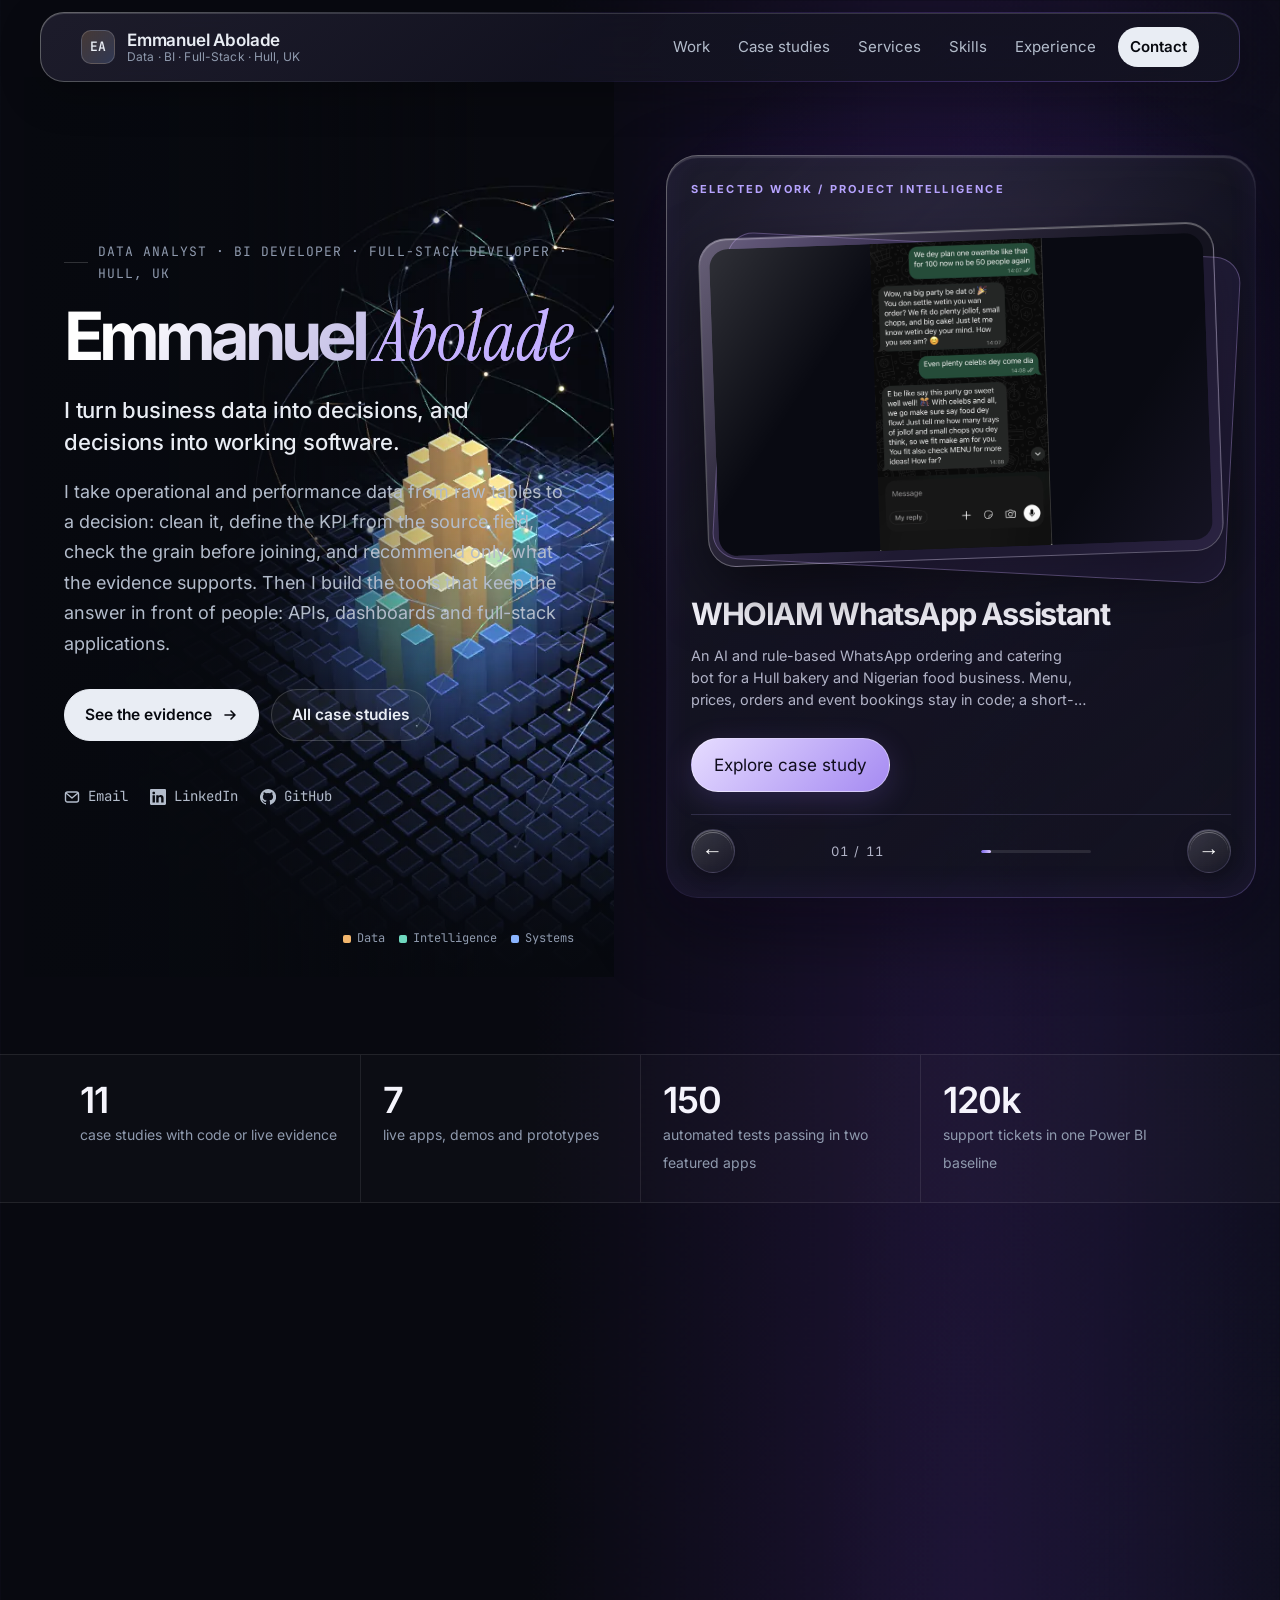
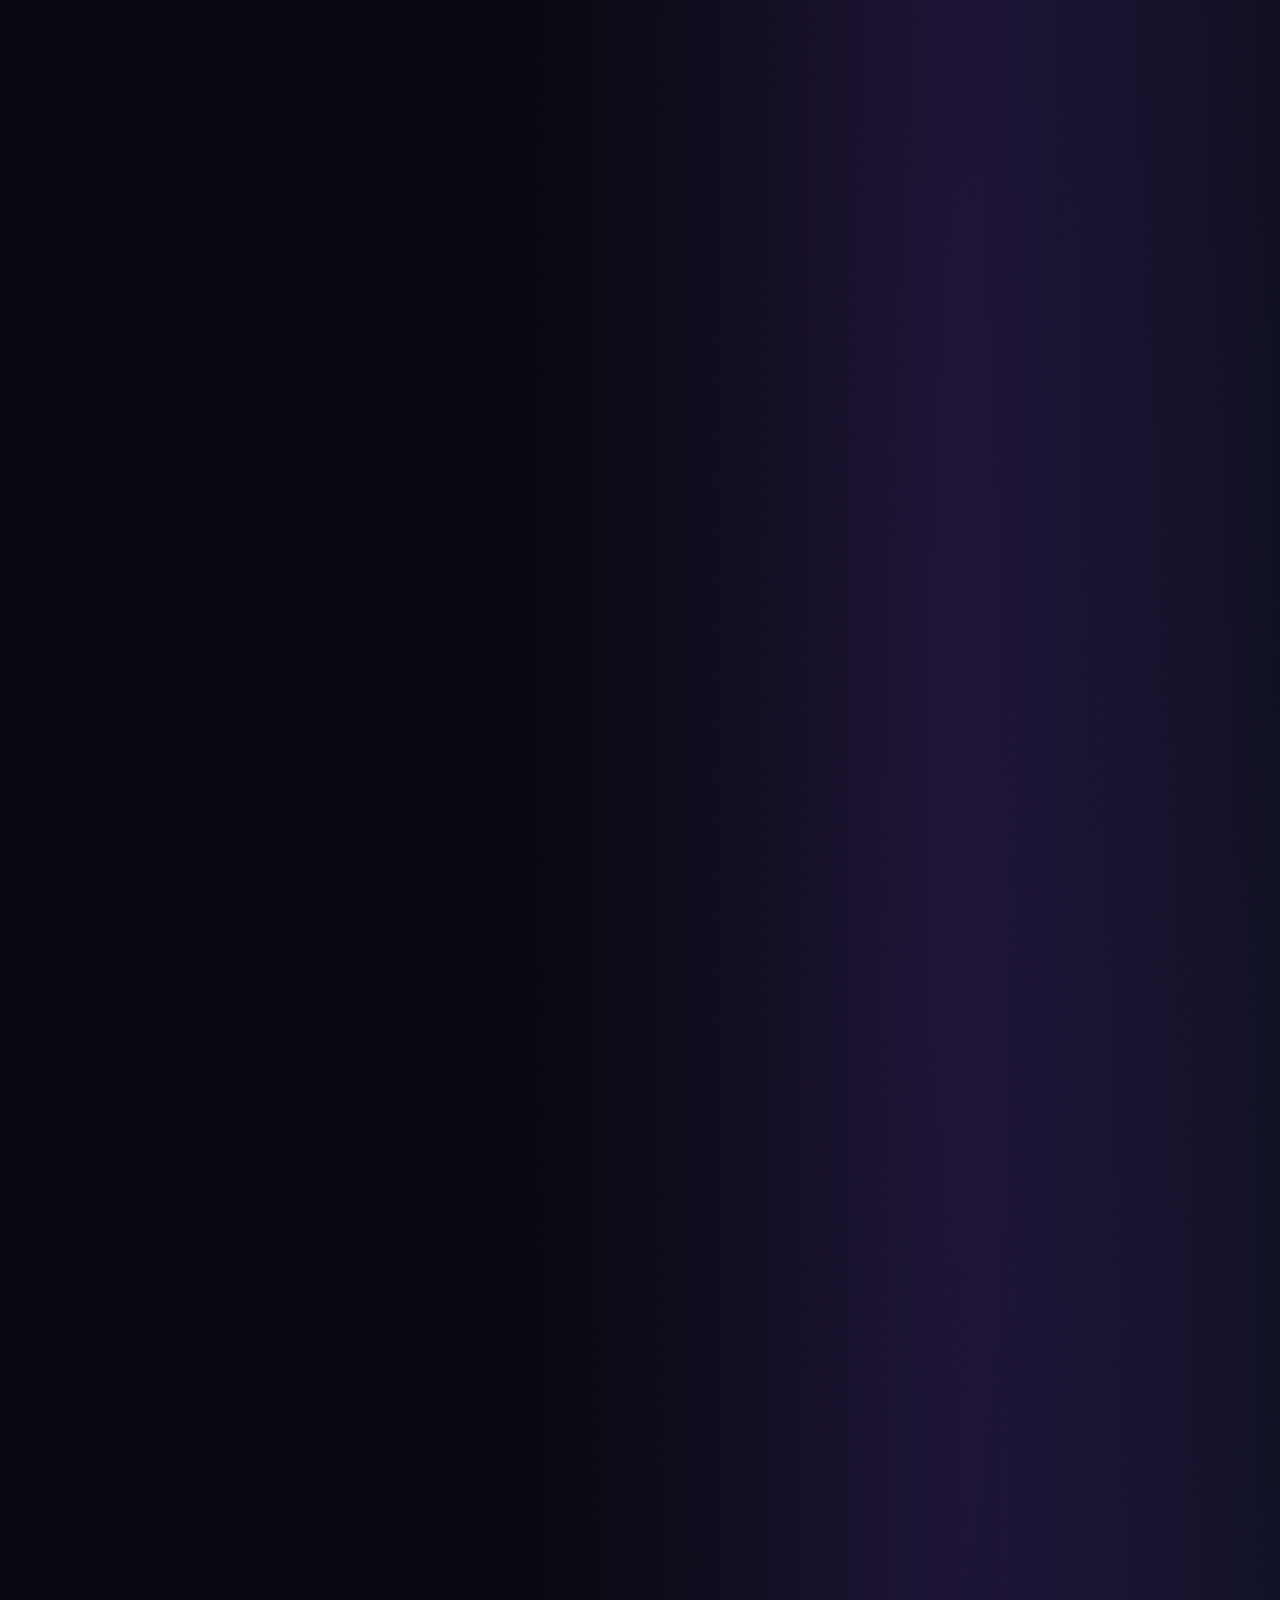
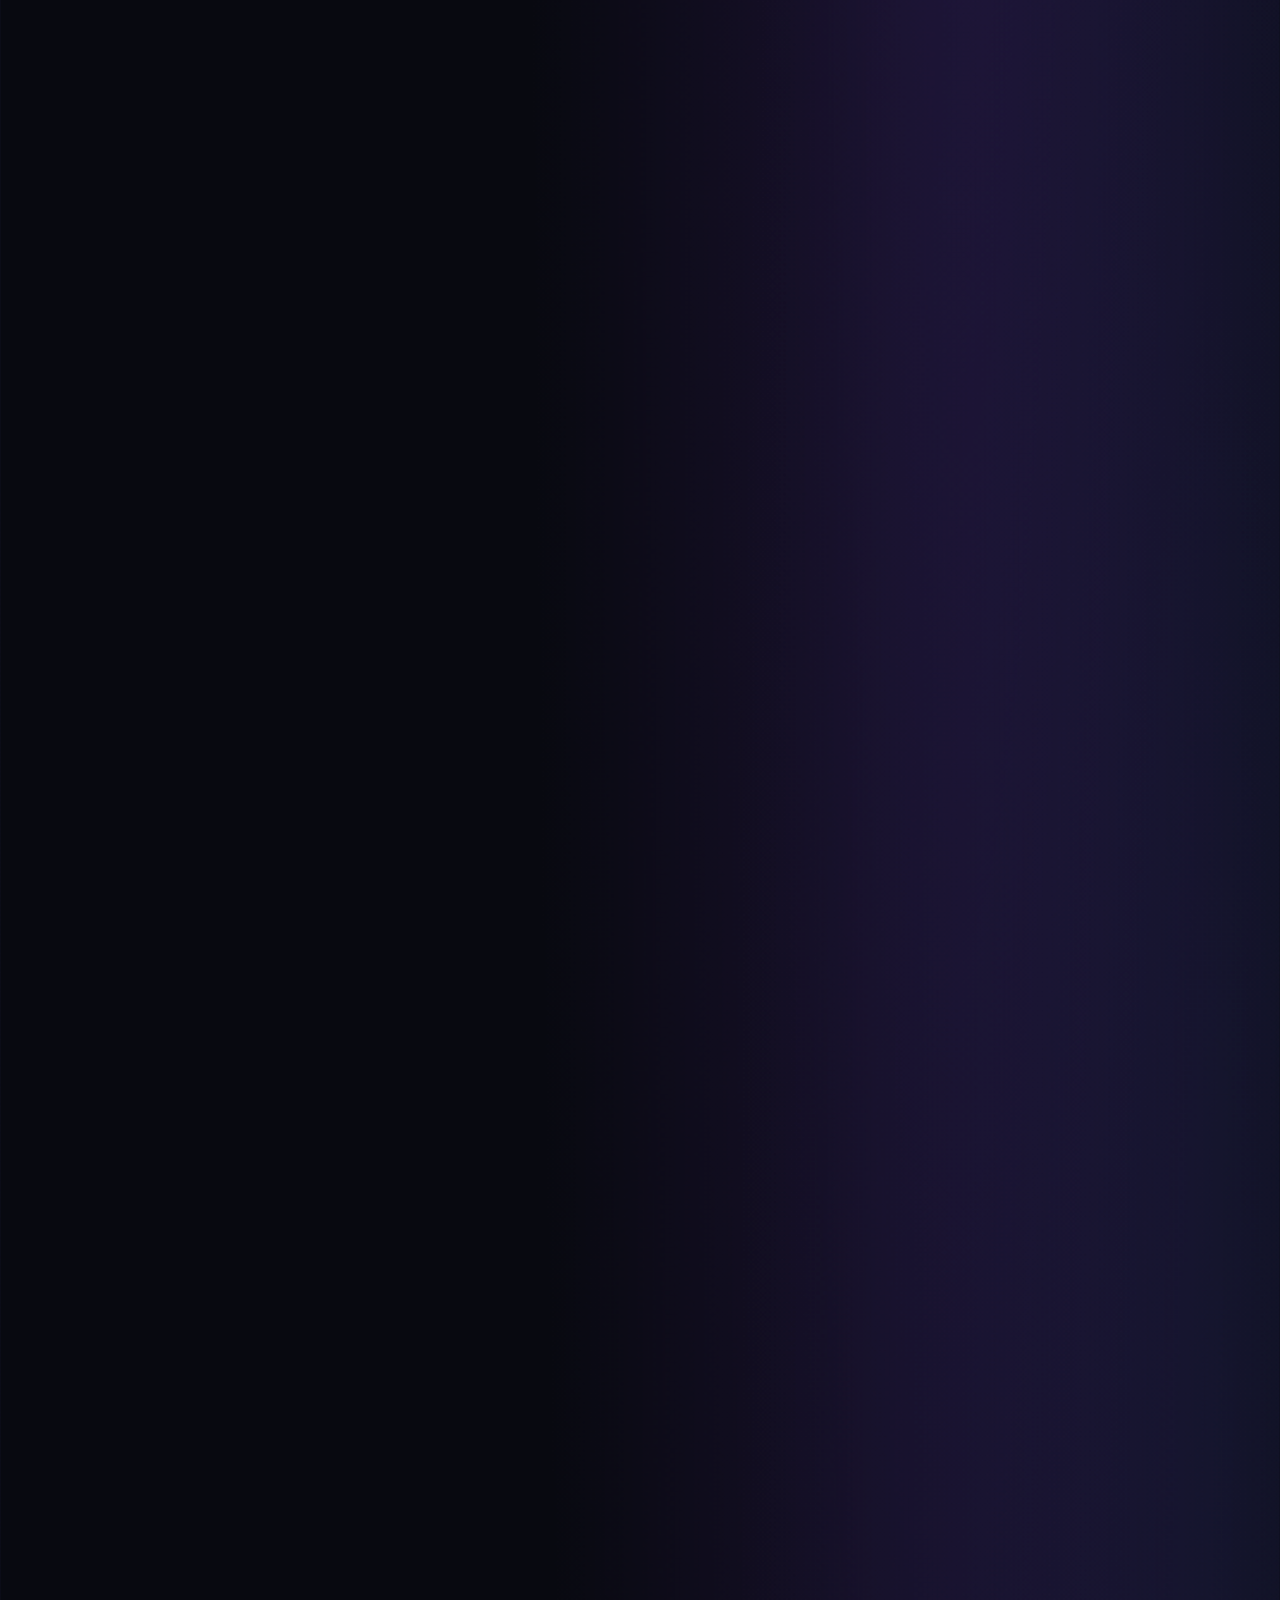
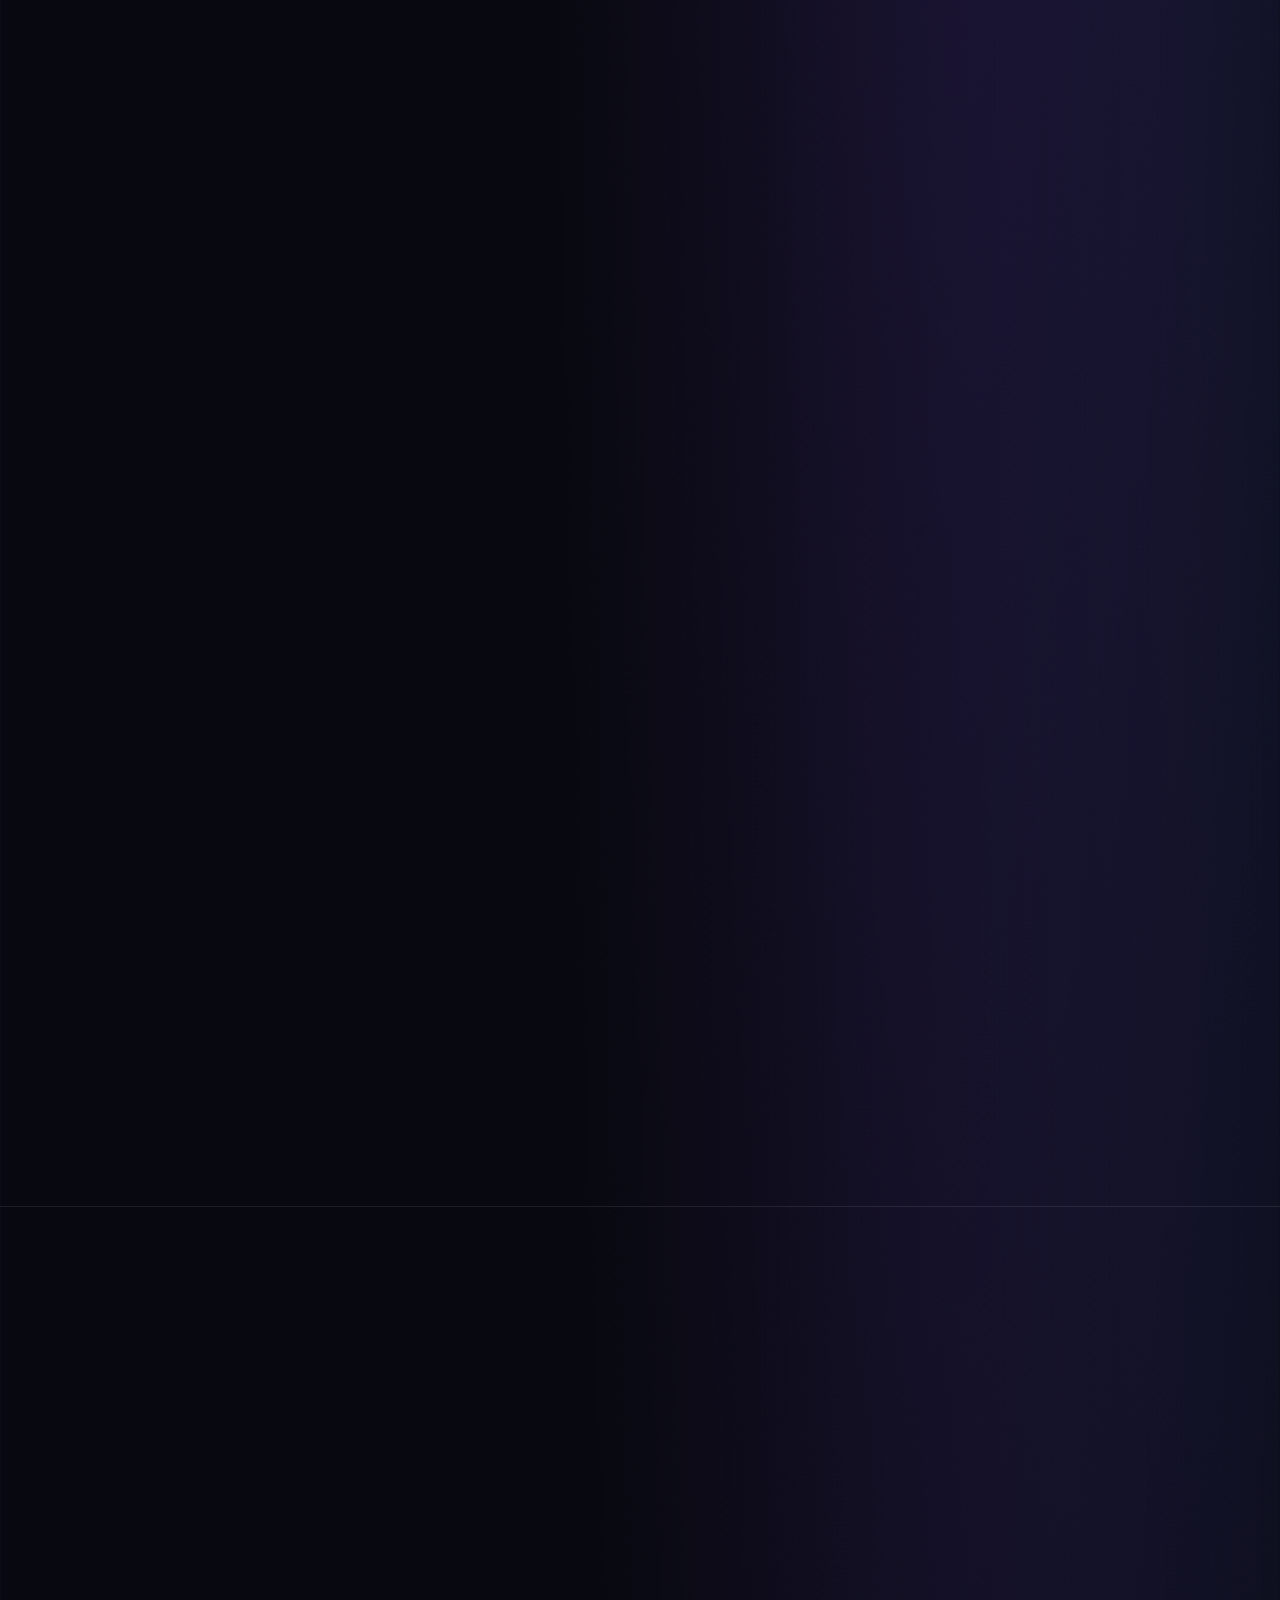
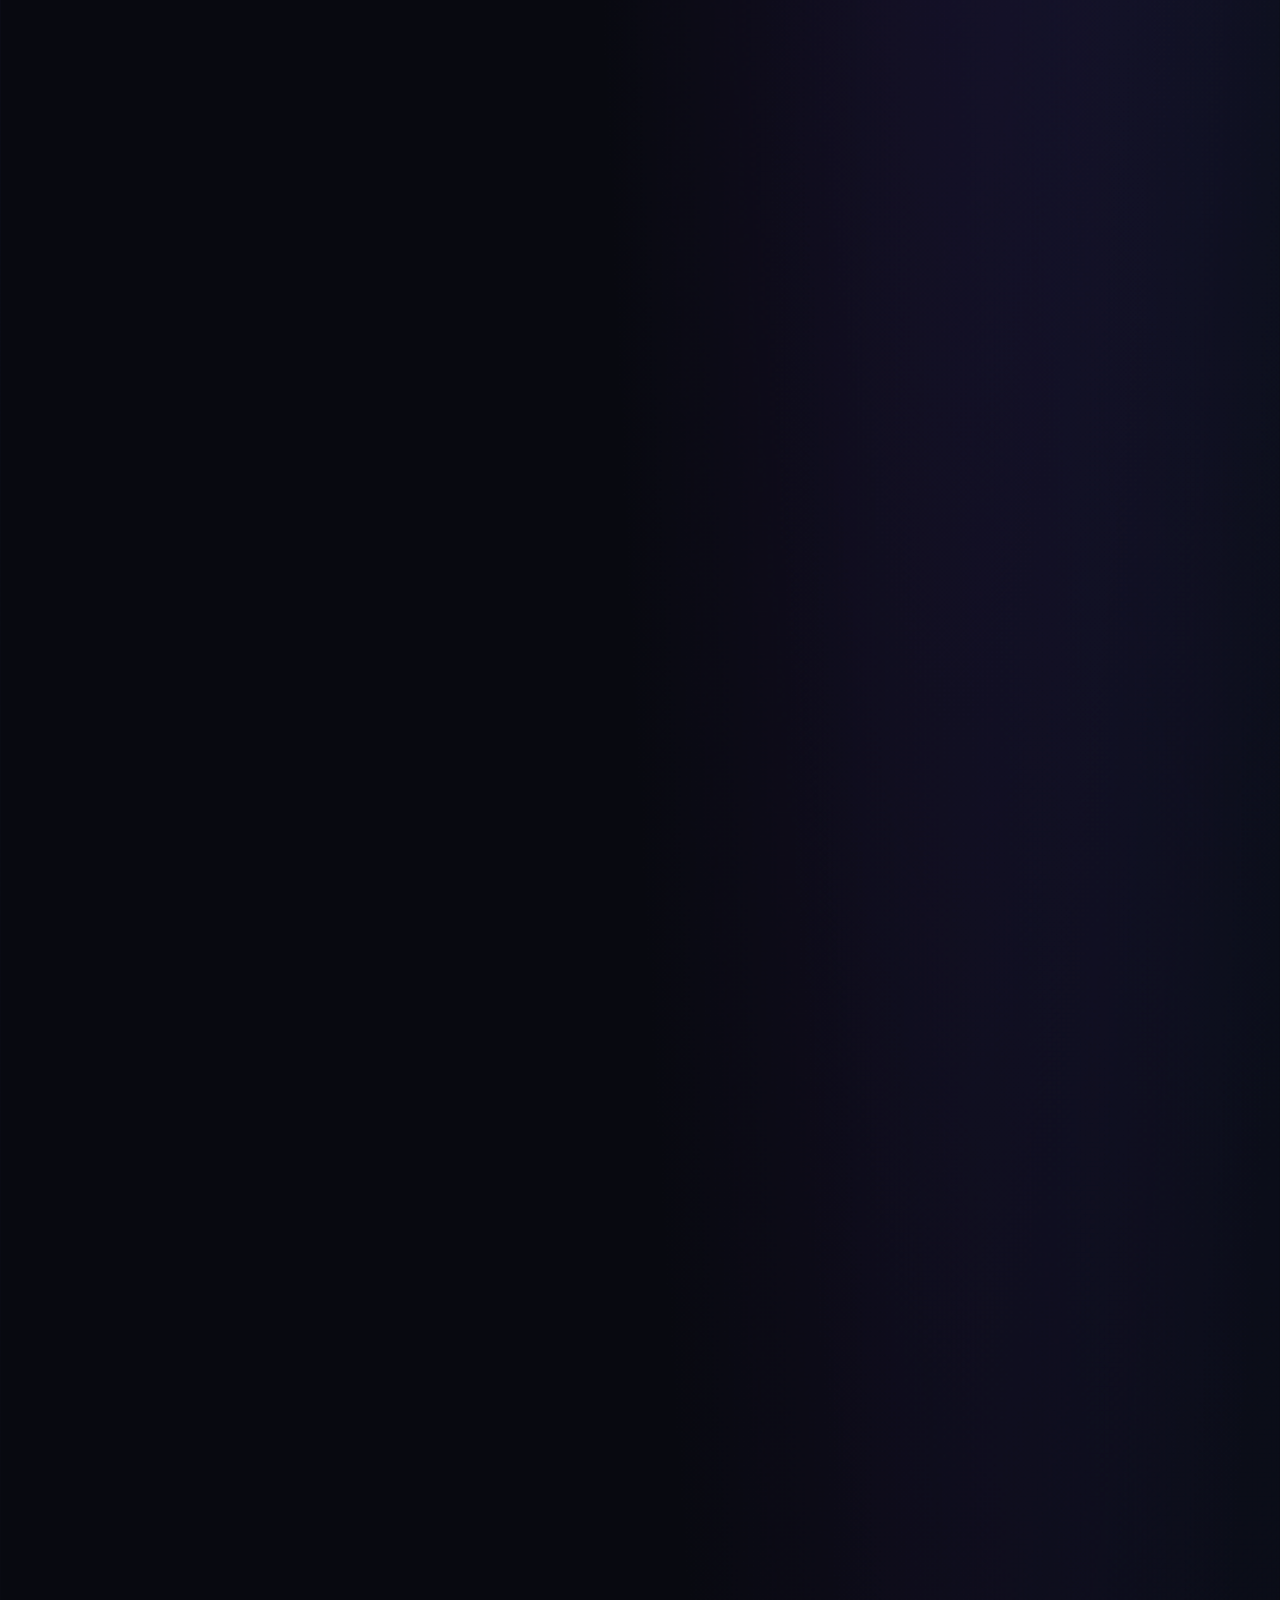
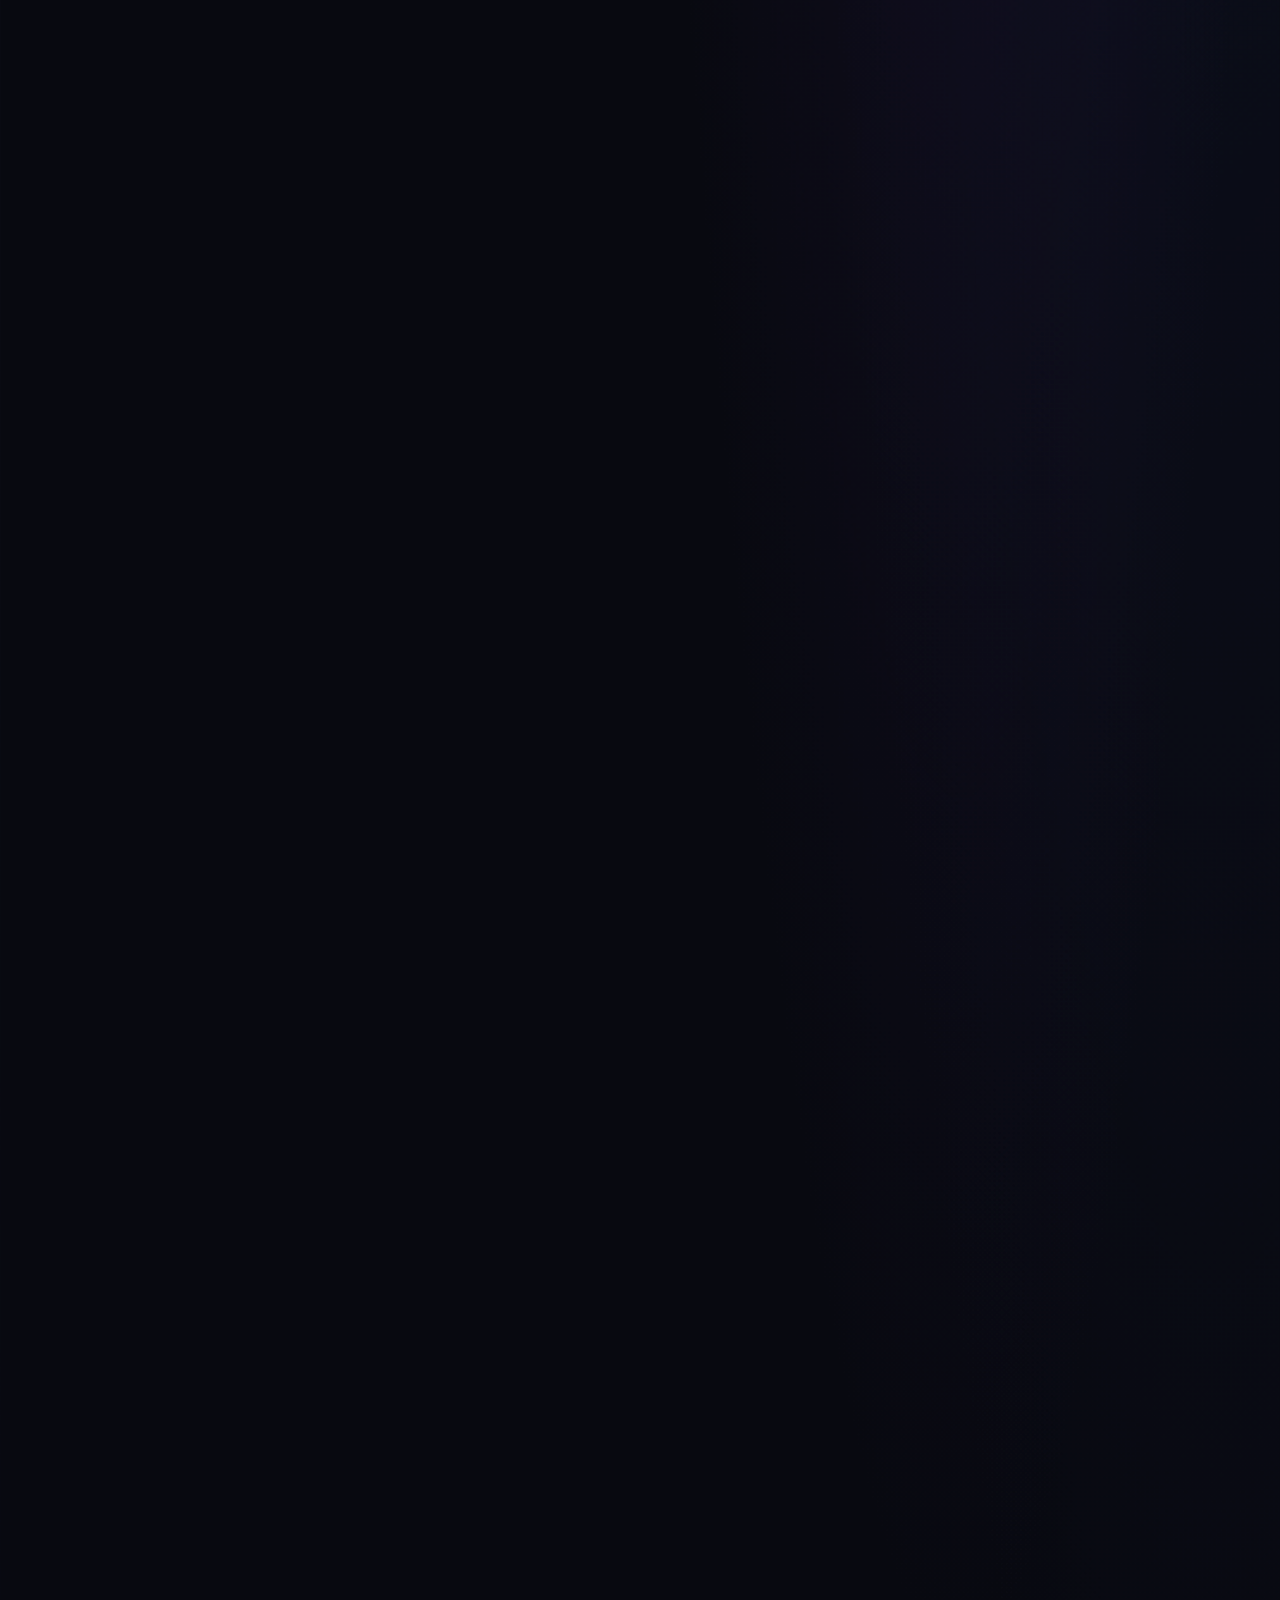
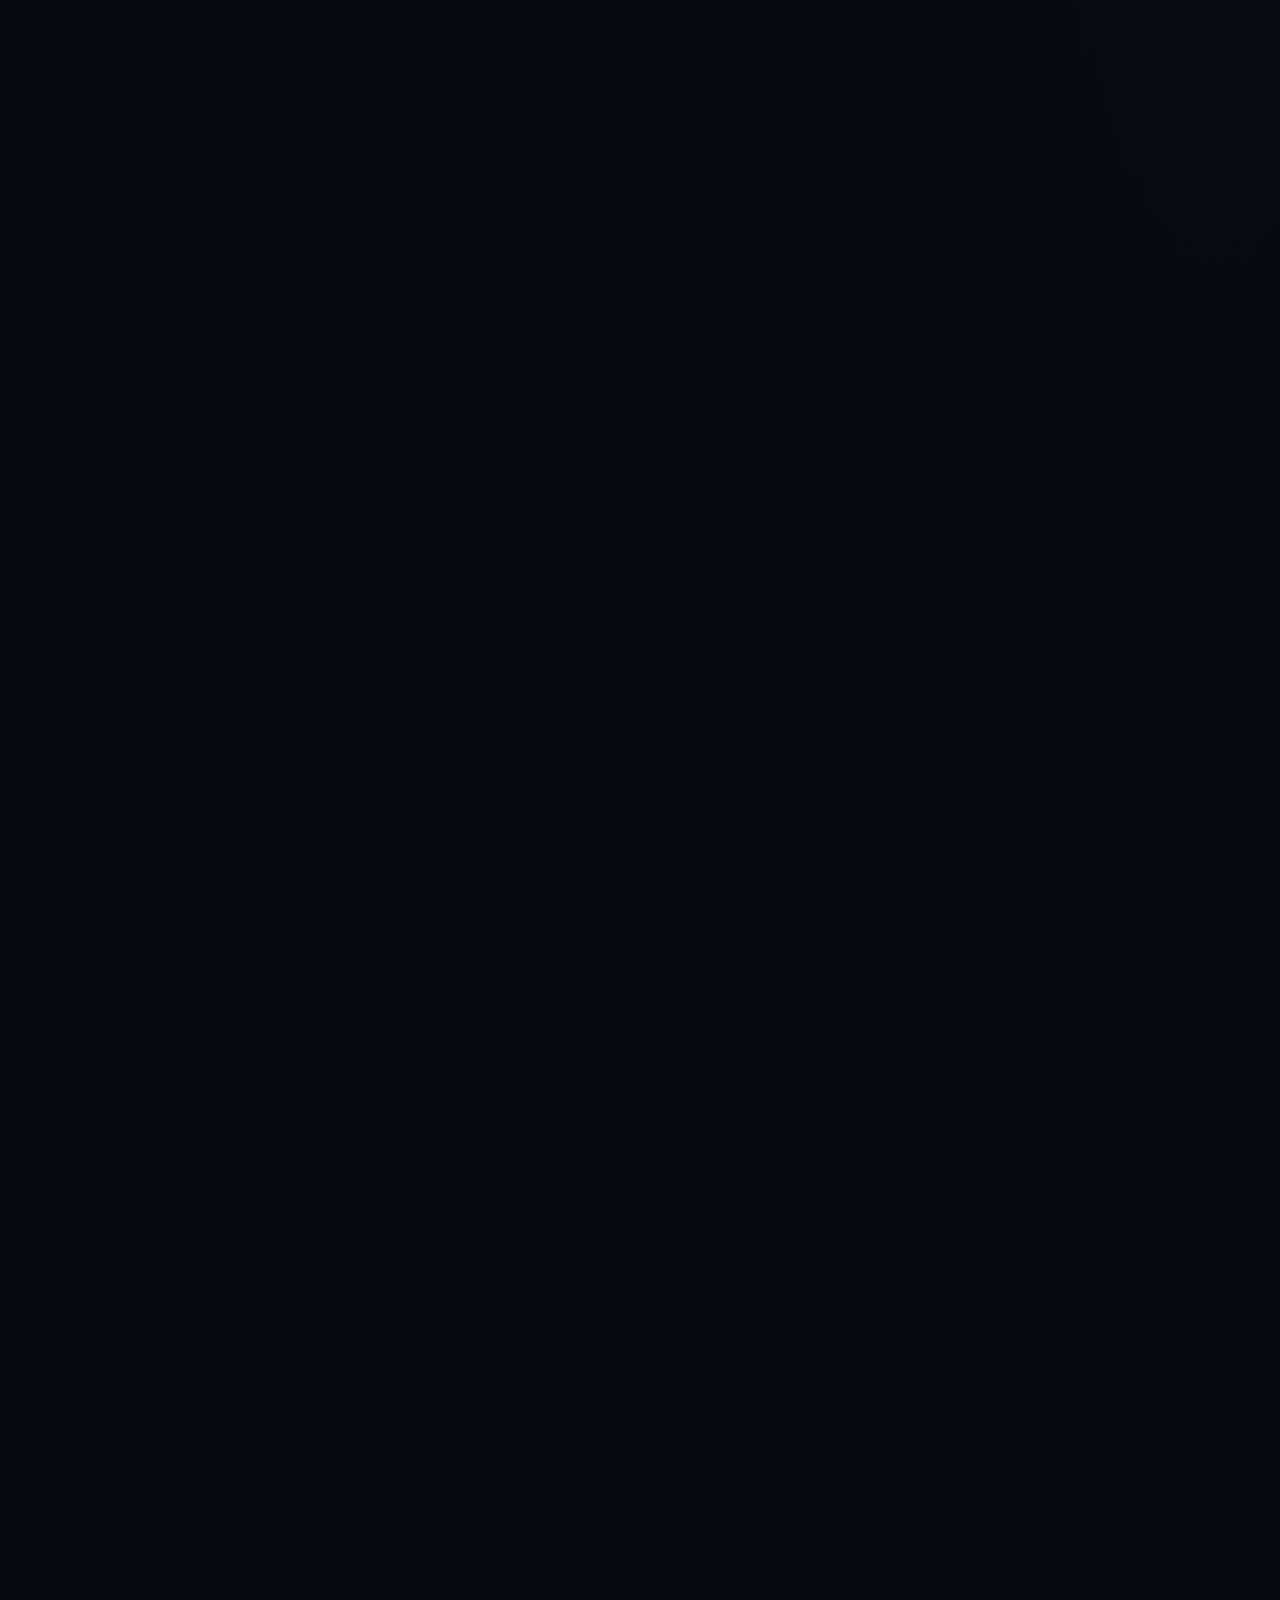
<file: index.html>
<!DOCTYPE html>
<html lang="en-GB" class="no-js">
<head>
<meta charset="UTF-8">
<meta name="viewport" content="width=device-width, initial-scale=1">
<title>Emmanuel Abolade — Data Analyst, BI Developer &amp; Full-Stack Developer, Hull UK</title>
<meta name="description" content="Emmanuel Abolade: Data Analyst, Business Intelligence Developer and Full-Stack Software Developer in Hull, UK. SQL, Power BI, Python and React case studies with code.">
<meta name="robots" content="index, follow">
<meta name="author" content="Emmanuel Abolade">
<link rel="canonical" href="https://aboladlabs.com/">
<meta name="theme-color" content="#07090f">
<meta name="color-scheme" content="dark">
<link rel="icon" href="/favicon.svg" type="image/svg+xml">
<meta name="google-site-verification" content="iWt-13vcx-ZYsT2TU1pMf49JvFjMpe5KXFu-865V3rM">
<meta property="og:type" content="profile">
<meta property="og:title" content="Emmanuel Abolade — Data Analyst, BI Developer &amp; Full-Stack Developer, Hull UK">
<meta property="og:description" content="Emmanuel Abolade: Data Analyst, Business Intelligence Developer and Full-Stack Software Developer in Hull, UK. SQL, Power BI, Python and React case studies with code.">
<meta property="og:url" content="https://aboladlabs.com/">
<meta property="og:site_name" content="Emmanuel Abolade">
<meta property="og:locale" content="en_GB">
<meta property="profile:first_name" content="Emmanuel">
<meta property="profile:last_name" content="Abolade">
<meta property="profile:username" content="aboladvisuals">
<meta property="og:image" content="https://aboladlabs.com/assets/og-image.png">
<meta property="og:image:type" content="image/png">
<meta property="og:image:width" content="1200">
<meta property="og:image:height" content="630">
<meta property="og:image:alt" content="Emmanuel Abolade: Data Analyst, Business Intelligence Developer and Full-Stack Software Developer, Hull, UK. aboladlabs.com">
<meta name="twitter:card" content="summary_large_image">
<meta name="twitter:title" content="Emmanuel Abolade — Data Analyst, BI Developer &amp; Full-Stack Developer, Hull UK">
<meta name="twitter:description" content="Emmanuel Abolade: Data Analyst, Business Intelligence Developer and Full-Stack Software Developer in Hull, UK. SQL, Power BI, Python and React case studies with code.">
<meta name="twitter:image" content="https://aboladlabs.com/assets/og-image.png">
<meta name="twitter:image:alt" content="Emmanuel Abolade: Data Analyst, Business Intelligence Developer and Full-Stack Software Developer, Hull, UK. aboladlabs.com">
<script>(function(d){d.className='js'+(matchMedia('(prefers-reduced-motion: reduce)').matches?'':' motion')})(document.documentElement)</script>
<link rel="preload" href="/assets/fonts/inter-var.woff2" as="font" type="font/woff2" crossorigin>
<link rel="preload" href="/assets/fonts/instrument-serif-italic.woff2" as="font" type="font/woff2" crossorigin>
<link rel="stylesheet" href="/assets/css/site.css">
<script src="/assets/js/site.js" defer></script>
<noscript><style>.hero .poster{display:block}</style></noscript>
<script type="application/ld+json">
{
  "@context": "https://schema.org",
  "@graph": [
    {
      "@type": "Person",
      "@id": "https://aboladlabs.com/#person",
      "name": "Emmanuel Abolade",
      "url": "https://aboladlabs.com/",
      "email": "mailto:hello@aboladlabs.com",
      "jobTitle": [
        "Data Analyst",
        "Business Intelligence Developer",
        "Full-Stack Software Developer"
      ],
      "description": "Data Analyst, Business Intelligence Developer and Full-Stack Software Developer based in Hull, UK, working with SQL, Power BI, Python, Excel, React, TypeScript, Next.js, FastAPI and Supabase.",
      "knowsAbout": [
        "Data analysis",
        "Business intelligence",
        "SQL",
        "Power BI",
        "Python",
        "Excel",
        "Full-stack JavaScript",
        "React",
        "TypeScript",
        "Next.js",
        "PostgreSQL",
        "REST APIs",
        "FastAPI",
        "Supabase",
        "Data visualisation",
        "Streamlit"
      ],
      "sameAs": [
        "https://github.com/aboladvisuals",
        "https://linkedin.com/in/emmanuel-aboladesek"
      ],
      "address": {
        "@type": "PostalAddress",
        "addressLocality": "Hull",
        "addressRegion": "England",
        "addressCountry": "GB"
      }
    },
    {
      "@type": [
        "ProfilePage",
        "WebPage"
      ],
      "@id": "https://aboladlabs.com/#webpage",
      "url": "https://aboladlabs.com/",
      "name": "Emmanuel Abolade — Data Analyst, BI Developer & Full-Stack Developer, Hull UK",
      "description": "Emmanuel Abolade: Data Analyst, Business Intelligence Developer and Full-Stack Software Developer in Hull, UK. SQL, Power BI, Python and React case studies with code.",
      "isPartOf": {
        "@id": "https://aboladlabs.com/#website"
      },
      "inLanguage": "en-GB",
      "dateCreated": "2026-09-22T22:35:03+01:00",
      "dateModified": "2026-11-27T16:06:03+00:00",
      "primaryImageOfPage": {
        "@type": "ImageObject",
        "url": "https://aboladlabs.com/assets/og-image.png",
        "width": 1200,
        "height": 630
      },
      "hasPart": [
        {
          "@id": "https://aboladlabs.com/projects/#webpage"
        }
      ],
      "about": {
        "@id": "https://aboladlabs.com/#person",
        "@type": "Person"
      },
      "mainEntity": {
        "@id": "https://aboladlabs.com/#person",
        "@type": "Person"
      }
    },
    {
      "@type": "WebSite",
      "@id": "https://aboladlabs.com/#website",
      "name": "Emmanuel Abolade",
      "url": "https://aboladlabs.com/",
      "inLanguage": "en-GB",
      "publisher": {
        "@id": "https://aboladlabs.com/#person"
      }
    }
  ]
}
</script>
<link rel="stylesheet" href="/assets/css/liquid-v3.css">
</head>
<body>
<a class="skip" href="#main">Skip to content</a>
<header class="site-header">
<div class="wrap bar">
<a class="brand" href="/"><span class="brand-mark" aria-hidden="true">EA</span><span>Emmanuel Abolade<small>Data · BI · Full-Stack · Hull, UK</small></span></a>
<button class="menu-btn" type="button" aria-expanded="false" aria-controls="site-nav" aria-label="Open menu"><svg viewBox="0 0 20 20" fill="none" aria-hidden="true"><path d="M3 6h14M3 10h14M3 14h14" stroke="currentColor" stroke-width="1.6" stroke-linecap="round"/></svg></button>
<nav id="site-nav" class="nav" aria-label="Primary">
<a href="/#work">Work</a>
<a href="/projects/">Case studies</a>
<a href="/services/">Services</a>
<a href="/#skills">Skills</a>
<a href="/#experience">Experience</a>
<a href="/#contact" class="nav-cta">Contact</a>
</nav>
</div>
</header>
<main id="main">
<section class="hero" data-gl aria-labelledby="hero-title">
<div class="hero-stage" aria-hidden="true">
<canvas id="hero-canvas"></canvas>
<img class="poster" src="/assets/hero-poster.webp" srcset="/assets/hero-poster-800.webp 800w, /assets/hero-poster.webp 1600w" sizes="100vw" alt="" width="1600" height="1000" loading="lazy" decoding="async">
</div>
<div class="wrap">
<div class="hero-inner">
<p class="eyebrow">Data Analyst · BI Developer · Full-Stack Developer · Hull, UK</p>
<h1 id="hero-title">Emmanuel <span class="serif">Abolade</span></h1>
<p class="role">I turn business data into decisions, and decisions into working software.</p>
<p class="lede">I take operational and performance data from raw tables to a decision: clean it, define the KPI from the source field, check the grain before joining, and recommend only what the evidence supports. Then I build the tools that keep the answer in front of people: APIs, dashboards and full-stack applications.</p>
<div class="hero-actions">
<a class="btn btn-primary" href="#work">See the evidence <svg viewBox="0 0 16 16" fill="none" aria-hidden="true"><path d="M3 8h10M9 4l4 4-4 4" stroke="currentColor" stroke-width="1.6" stroke-linecap="round" stroke-linejoin="round"/></svg></a>
<a class="btn" href="/projects/">All case studies</a>
</div>
<div class="hero-meta">
<a href="mailto:hello@aboladlabs.com"><svg viewBox="0 0 16 16" fill="none" aria-hidden="true"><rect x="1.5" y="3" width="13" height="10" rx="2" stroke="currentColor" stroke-width="1.4"/><path d="m2 4 6 5 6-5" stroke="currentColor" stroke-width="1.4" stroke-linejoin="round"/></svg> Email</a>
<a href="https://linkedin.com/in/emmanuel-aboladesek" rel="noopener"><svg viewBox="0 0 16 16" aria-hidden="true"><path fill="currentColor" d="M0 1.15C0 .52.52 0 1.17 0h13.66C15.48 0 16 .52 16 1.15v13.7c0 .63-.52 1.15-1.17 1.15H1.17C.52 16 0 15.48 0 14.85V1.15Zm4.94 12.24V6.17H2.54v7.22h2.4ZM3.74 5.18c.84 0 1.36-.55 1.36-1.25-.02-.71-.52-1.25-1.34-1.25-.82 0-1.36.54-1.36 1.25 0 .7.52 1.25 1.33 1.25h.01Zm4.91 8.21V9.36c0-.22.02-.43.08-.59.18-.43.57-.88 1.23-.88.87 0 1.22.66 1.22 1.63v3.87h2.4V9.25c0-2.22-1.18-3.25-2.76-3.25-1.27 0-1.84.7-2.16 1.2v.02h-.02l.02-.02V6.17h-2.4c.03.68 0 7.22 0 7.22h2.4Z"/></svg> LinkedIn</a>
<a href="https://github.com/aboladvisuals" rel="noopener"><svg viewBox="0 0 16 16" aria-hidden="true"><path fill="currentColor" d="M8 0a8 8 0 0 0-2.53 15.59c.4.07.55-.17.55-.38v-1.33c-2.23.48-2.7-1.07-2.7-1.07-.36-.92-.89-1.17-.89-1.17-.73-.5.05-.49.05-.49.8.06 1.23.83 1.23.83.72 1.22 1.87.87 2.33.66.07-.52.28-.87.5-1.07-1.78-.2-3.65-.89-3.65-3.95 0-.87.31-1.59.82-2.15-.08-.2-.36-1.02.08-2.12 0 0 .67-.21 2.2.82a7.6 7.6 0 0 1 4 0c1.53-1.04 2.2-.82 2.2-.82.44 1.1.16 1.92.08 2.12.51.56.82 1.28.82 2.15 0 3.07-1.87 3.75-3.65 3.95.29.25.54.73.54 1.48v2.2c0 .21.15.46.55.38A8 8 0 0 0 8 0Z"/></svg> GitHub</a>
</div>
</div>
</div>
<div class="stage-ctrl">
<div class="stage-legend" aria-hidden="true"><span><i style="background:var(--amber)"></i>Data</span><span><i style="background:var(--teal)"></i>Intelligence</span><span><i style="background:var(--azure)"></i>Systems</span></div>
<button type="button" class="stage-toggle" aria-pressed="false"><svg viewBox="0 0 16 16" width="12" height="12" aria-hidden="true"><path fill="currentColor" d="M4 3h3v10H4zM9 3h3v10H9z"/></svg><span>Pause motion</span></button>
</div>
</section>

<section class="proof" aria-label="At a glance">
<div class="wrap">
<div class="cell"><strong>11</strong><span>case studies with code or live evidence</span></div>
<div class="cell"><strong>7</strong><span>live apps, demos and prototypes</span></div>
<div class="cell"><strong>150</strong><span>automated tests passing in two featured apps</span></div>
<div class="cell"><strong>120k</strong><span>support tickets in one Power BI baseline</span></div>
</div>
</section>

<section class="section" id="profile" aria-labelledby="profile-title">
<div class="wrap">
<div class="section-head" data-reveal>
<div><span class="idx">01 — What I do</span><h2 id="profile-title">Three strengths, <span class="serif">one discipline.</span></h2></div>
<p>Analysis and software share one standard: define the question, respect the grain, enforce constraints, and only ship claims the evidence supports.</p>
</div>
<div class="pillars">
<article class="pillar" style="--accent:var(--amber)" data-reveal>
<div class="ico"><svg viewBox="0 0 24 24" fill="none" aria-hidden="true"><path d="M4 20V10M10 20V4M16 20v-7M22 20H2" stroke="currentColor" stroke-width="1.6" stroke-linecap="round"/></svg></div>
<h3>Data intelligence &amp; business analytics</h3>
<p>SQL, Python and Power BI work that starts from a business decision: KPI definitions from source fields, cross-checked findings and dashboards built for action.</p>
<ul><li class="chip">SQL Server</li><li class="chip">Power BI · DAX</li><li class="chip">Python · pandas</li><li class="chip">Excel · Power Query</li><li class="chip">Tableau</li></ul>
<div class="evidence"><a href="/projects/olist-marketplace-delivery-sla/">Olist SLA in T-SQL</a><a href="/projects/restaurant-financial-intelligence/">Restaurant financial controls</a><a href="/projects/grandstay-hospitality-operations/">GrandStay Power BI baseline</a></div>
</article>
<article class="pillar" style="--accent:var(--azure)" data-reveal>
<div class="ico"><svg viewBox="0 0 24 24" fill="none" aria-hidden="true"><path d="m8 7-5 5 5 5M16 7l5 5-5 5M14 4l-4 16" stroke="currentColor" stroke-width="1.6" stroke-linecap="round" stroke-linejoin="round"/></svg></div>
<h3>Full-stack software engineering</h3>
<p>Typed front ends, APIs, relational persistence, authentication and deployment, with tests on the paths that matter.</p>
<ul><li class="chip">React · Next.js</li><li class="chip">TypeScript</li><li class="chip">FastAPI</li><li class="chip">PostgreSQL · Supabase</li><li class="chip">Vercel · Render</li></ul>
<div class="evidence"><a href="/projects/whoiam-whatsapp-bot/">WHOIAM WhatsApp Assistant</a><a href="/projects/event-travel-intelligence/">Event Travel Intelligence</a><a href="/projects/fountain-of-prayer-church-platform/">Church platform: roles &amp; realtime</a><a href="/projects/controldeck-ng/">ControlDeck NG</a><a href="/projects/jobs-api-stripe-payments/">Jobs API: Stripe payments</a></div>
</article>
<article class="pillar" style="--accent:var(--teal)" data-reveal>
<div class="ico"><svg viewBox="0 0 24 24" fill="none" aria-hidden="true"><circle cx="12" cy="12" r="3" stroke="currentColor" stroke-width="1.6"/><path d="M12 2v4M12 18v4M2 12h4M18 12h4M5 5l2.5 2.5M16.5 16.5 19 19M5 19l2.5-2.5M16.5 7.5 19 5" stroke="currentColor" stroke-width="1.6" stroke-linecap="round"/></svg></div>
<h3>Intelligent business solutions</h3>
<p>Software that solves practical operational, financial and organisational problems, and uses automation or AI only where it can be verified.</p>
<ul><li class="chip">Decision support</li><li class="chip">Guarded AI</li><li class="chip">Automation</li><li class="chip">Exception reporting</li></ul>
<div class="evidence"><a href="/projects/cv-analyzer-job-match/">CV Analyzer: evidence engine</a><a href="/projects/controldeck-ng/">Analysis turned into a product</a><a href="/projects/clouddesk-support-root-cause/">CloudDesk root cause</a></div>
</article>
</div>
</div>
</section>

<section class="section" id="work" aria-labelledby="work-title">
<div class="wrap">
<div class="section-head" data-reveal>
<div><span class="idx">02 — Selected work</span><h2 id="work-title">Real projects, <span class="serif">real evidence.</span></h2></div>
<p>Selected analytics, BI and software projects. Figures come from the project repositories, published write-ups and live demos, and each card links to the source.</p>
</div>
<div class="filters" role="group" aria-label="Filter projects" data-filter-group="work-grid" data-filter-status="work-grid-status" hidden>
<button type="button" data-filter="all" aria-pressed="true">All work</button>
<button type="button" data-filter="data" aria-pressed="false">Data &amp; BI</button>
<button type="button" data-filter="software" aria-pressed="false">Software engineering</button>
<button type="button" data-filter="ai" aria-pressed="false">Applied AI</button>
</div><p id="work-grid-status" class="sr-only" aria-live="polite"></p>
<div class="work" id="work-grid">
<article class="card wide" data-cat="software ai" data-reveal>
<div class="media"><img src="/assets/screenshots/whoiam-owambe.jpg" alt="WhatsApp test chat in Pidgin planning an owambe for 100 guests, with the assistant offering jollof, small chops and cake" width="800" height="1431" loading="lazy" decoding="async"><div class="tagline"><span class="status done">Completed &amp; tested</span></div></div>
<div class="body">
<span class="kind">Full-stack · Applied AI (guarded)</span>
<h3><a href="/projects/whoiam-whatsapp-bot/">WHOIAM WhatsApp Assistant</a></h3>
<p>An AI and rule-based WhatsApp ordering and catering bot for a Hull bakery and Nigerian food business. Menu, prices, orders and event bookings stay in code; a short-memory assistant handles the rest of the chat in English, Pidgin or Yoruba.</p>
<ul class="stack" aria-label="Technologies"><li class="chip">Node.js</li><li class="chip">Express</li><li class="chip">WhatsApp Cloud API</li><li class="chip">OpenAI</li><li class="chip">Google Sheets</li><li class="chip">Render</li></ul>
<div class="metrics"><div><b>Rules first</b><span>prices and payments never invented</span></div><div><b>0.5–1.1s</b><span>reply times in live tests, 27 Nov 2026</span></div><div><b>Sheet + Render</b><span>orders logged; hosted on the free tier</span></div></div>
<div class="links"><a class="primary" href="/projects/whoiam-whatsapp-bot/">Case study <svg viewBox="0 0 16 16" fill="none" aria-hidden="true"><path d="M3 8h10M9 4l4 4-4 4" stroke="currentColor" stroke-width="1.6" stroke-linecap="round" stroke-linejoin="round"/></svg></a><a href="https://github.com/aboladvisuals/wa-bot" rel="noopener" aria-label="Code: WHOIAM WhatsApp Assistant">Code <svg viewBox="0 0 16 16" aria-hidden="true"><path fill="currentColor" d="M8 0a8 8 0 0 0-2.53 15.59c.4.07.55-.17.55-.38v-1.33c-2.23.48-2.7-1.07-2.7-1.07-.36-.92-.89-1.17-.89-1.17-.73-.5.05-.49.05-.49.8.06 1.23.83 1.23.83.72 1.22 1.87.87 2.33.66.07-.52.28-.87.5-1.07-1.78-.2-3.65-.89-3.65-3.95 0-.87.31-1.59.82-2.15-.08-.2-.36-1.02.08-2.12 0 0 .67-.21 2.2.82a7.6 7.6 0 0 1 4 0c1.53-1.04 2.2-.82 2.2-.82.44 1.1.16 1.92.08 2.12.51.56.82 1.28.82 2.15 0 3.07-1.87 3.75-3.65 3.95.29.25.54.73.54 1.48v2.2c0 .21.15.46.55.38A8 8 0 0 0 8 0Z"/></svg></a></div>
</div>
</article>
<article class="card wide" data-cat="software data" data-reveal>
<div class="media"><img src="/assets/screenshots/thumbs/event-travel-intelligence-home.webp" alt="Event Travel Intelligence web app home screen with event selection and journey inputs over a map" width="800" height="500" loading="lazy" decoding="async"><div class="tagline"><span class="status live">Live demo</span></div></div>
<div class="body">
<span class="kind">Full-stack · Decision intelligence</span>
<h3><a href="/projects/event-travel-intelligence/">Event Travel Intelligence</a></h3>
<p>A travel-intelligence platform for journeys to major UK events. Enter a starting point and an event to get route analysis, event-adjusted journey estimates, travel risk, Park &amp; Ride options, an interactive map and overnight return analysis. Modelled conditions are clearly separated from measured live data.</p>
<ul class="stack" aria-label="Technologies"><li class="chip">Python</li><li class="chip">FastAPI</li><li class="chip">SQLite</li><li class="chip">JavaScript</li><li class="chip">Leaflet</li><li class="chip">OSRM</li><li class="chip">Nominatim</li></ul>
<div class="metrics"><div><b>Outbound + return</b><span>journey analysis incl. overnight</span></div><div><b>7 test modules</b><span>API, engine, live transport</span></div><div><b>Pages + Render</b><span>frontend and API hosting</span></div></div>
<div class="links"><a class="primary" href="/projects/event-travel-intelligence/">Case study <svg viewBox="0 0 16 16" fill="none" aria-hidden="true"><path d="M3 8h10M9 4l4 4-4 4" stroke="currentColor" stroke-width="1.6" stroke-linecap="round" stroke-linejoin="round"/></svg></a><a href="https://aboladvisuals.github.io/event-travel-intelligence/" rel="noopener" aria-label="Live demo: Event Travel Intelligence">Live demo <svg viewBox="0 0 16 16" fill="none" aria-hidden="true"><path d="M6 3h7v7M13 3 5 11" stroke="currentColor" stroke-width="1.6" stroke-linecap="round" stroke-linejoin="round"/></svg></a><a href="https://github.com/aboladvisuals/event-travel-intelligence" rel="noopener" aria-label="Code: Event Travel Intelligence">Code <svg viewBox="0 0 16 16" aria-hidden="true"><path fill="currentColor" d="M8 0a8 8 0 0 0-2.53 15.59c.4.07.55-.17.55-.38v-1.33c-2.23.48-2.7-1.07-2.7-1.07-.36-.92-.89-1.17-.89-1.17-.73-.5.05-.49.05-.49.8.06 1.23.83 1.23.83.72 1.22 1.87.87 2.33.66.07-.52.28-.87.5-1.07-1.78-.2-3.65-.89-3.65-3.95 0-.87.31-1.59.82-2.15-.08-.2-.36-1.02.08-2.12 0 0 .67-.21 2.2.82a7.6 7.6 0 0 1 4 0c1.53-1.04 2.2-.82 2.2-.82.44 1.1.16 1.92.08 2.12.51.56.82 1.28.82 2.15 0 3.07-1.87 3.75-3.65 3.95.29.25.54.73.54 1.48v2.2c0 .21.15.46.55.38A8 8 0 0 0 8 0Z"/></svg></a></div>
</div>
</article>
<article class="card wide" data-cat="software" data-reveal>
<div class="media"><img src="/assets/screenshots/thumbs/jobs-api-stripe-docs.webp" alt="FastAPI Swagger documentation page (/docs) for the live Jobs API, showing the interactive OpenAPI interface" width="800" height="416" loading="lazy" decoding="async"><div class="tagline"><span class="status live">Live API · live-ready payments</span></div></div>
<div class="body">
<span class="kind">Full-stack · Payments API</span>
<h3><a href="/projects/jobs-api-stripe-payments/">Jobs API with Stripe payments</a></h3>
<p>A jobs-board API with a production-grade Stripe payment flow: hosted Checkout, signature-verified webhooks, idempotent recording and nightly reconciliation. The API is live; payments run in Stripe test mode and are ready to switch to live keys.</p>
<ul class="stack" aria-label="Technologies"><li class="chip">Python</li><li class="chip">FastAPI</li><li class="chip">PostgreSQL</li><li class="chip">psycopg</li><li class="chip">Stripe</li><li class="chip">Render</li><li class="chip">GitHub Actions</li></ul>
<div class="metrics"><div><b>Hosted Checkout</b><span>card data never on the server</span></div><div><b>Idempotent writes</b><span>UNIQUE session id</span></div><div><b>Nightly reconcile</b><span>Stripe as source of truth</span></div></div>
<div class="links"><a class="primary" href="/projects/jobs-api-stripe-payments/">Case study <svg viewBox="0 0 16 16" fill="none" aria-hidden="true"><path d="M3 8h10M9 4l4 4-4 4" stroke="currentColor" stroke-width="1.6" stroke-linecap="round" stroke-linejoin="round"/></svg></a><a href="https://jobs-api-no94.onrender.com/docs" rel="noopener" aria-label="Live API docs: Jobs API with Stripe payments">Live API docs <svg viewBox="0 0 16 16" fill="none" aria-hidden="true"><path d="M6 3h7v7M13 3 5 11" stroke="currentColor" stroke-width="1.6" stroke-linecap="round" stroke-linejoin="round"/></svg></a><a href="https://github.com/aboladvisuals/jobs-api" rel="noopener" aria-label="Code: Jobs API with Stripe payments">Code <svg viewBox="0 0 16 16" aria-hidden="true"><path fill="currentColor" d="M8 0a8 8 0 0 0-2.53 15.59c.4.07.55-.17.55-.38v-1.33c-2.23.48-2.7-1.07-2.7-1.07-.36-.92-.89-1.17-.89-1.17-.73-.5.05-.49.05-.49.8.06 1.23.83 1.23.83.72 1.22 1.87.87 2.33.66.07-.52.28-.87.5-1.07-1.78-.2-3.65-.89-3.65-3.95 0-.87.31-1.59.82-2.15-.08-.2-.36-1.02.08-2.12 0 0 .67-.21 2.2.82a7.6 7.6 0 0 1 4 0c1.53-1.04 2.2-.82 2.2-.82.44 1.1.16 1.92.08 2.12.51.56.82 1.28.82 2.15 0 3.07-1.87 3.75-3.65 3.95.29.25.54.73.54 1.48v2.2c0 .21.15.46.55.38A8 8 0 0 0 8 0Z"/></svg></a></div>
</div>
</article>

<article class="card" data-cat="data" data-reveal>
<div class="media"><img src="/assets/screenshots/thumbs/restaurant-ceo-overview.webp" alt="Power BI CEO overview for the restaurant financial analysis with sales, payments and trend visuals" width="800" height="470" loading="lazy" decoding="async"><div class="tagline"><span class="status done">Portfolio analysis</span></div></div>
<div class="body">
<span class="kind">Data &amp; BI · Financial controls</span>
<h3><a href="/projects/restaurant-financial-intelligence/">Restaurant Financial Intelligence &amp; CEO Dashboard</a></h3>
<p>Multi-unit hospitality financial analysis that surfaced a control gap, not just a dashboard. It became the grounding for the ControlDeck NG product UI.</p>
<ul class="stack" aria-label="Technologies"><li class="chip">Python</li><li class="chip">pandas</li><li class="chip">SQL</li><li class="chip">Power Query</li><li class="chip">Power BI</li></ul>
<div class="metrics"><div><b>≈ ₦2.89bn</b><span>recorded sales</span></div><div><b>19,146</b><span>payments without payee</span></div><div><b>Apr 2026</b><span>expense records collapse</span></div></div>
<div class="links"><a class="primary" href="/projects/restaurant-financial-intelligence/">Case study <svg viewBox="0 0 16 16" fill="none" aria-hidden="true"><path d="M3 8h10M9 4l4 4-4 4" stroke="currentColor" stroke-width="1.6" stroke-linecap="round" stroke-linejoin="round"/></svg></a><a href="https://github.com/aboladvisuals/restaurant_ceo_analysis" rel="noopener" aria-label="Code: Restaurant Financial Intelligence & CEO Dashboard">Code <svg viewBox="0 0 16 16" aria-hidden="true"><path fill="currentColor" d="M8 0a8 8 0 0 0-2.53 15.59c.4.07.55-.17.55-.38v-1.33c-2.23.48-2.7-1.07-2.7-1.07-.36-.92-.89-1.17-.89-1.17-.73-.5.05-.49.05-.49.8.06 1.23.83 1.23.83.72 1.22 1.87.87 2.33.66.07-.52.28-.87.5-1.07-1.78-.2-3.65-.89-3.65-3.95 0-.87.31-1.59.82-2.15-.08-.2-.36-1.02.08-2.12 0 0 .67-.21 2.2.82a7.6 7.6 0 0 1 4 0c1.53-1.04 2.2-.82 2.2-.82.44 1.1.16 1.92.08 2.12.51.56.82 1.28.82 2.15 0 3.07-1.87 3.75-3.65 3.95.29.25.54.73.54 1.48v2.2c0 .21.15.46.55.38A8 8 0 0 0 8 0Z"/></svg></a></div>
</div>
</article>
<article class="card" data-cat="software data" data-reveal>
<div class="media"><img src="/assets/screenshots/thumbs/controldeck-ng-ceo-home.webp" alt="ControlDeck NG CEO Home screen with naira KPI cards, a revenue and expense trend and critical alerts" width="800" height="500" loading="lazy" decoding="async"><div class="tagline"><span class="status poc">Proof of concept · live</span></div></div>
<div class="body">
<span class="kind">Full-stack · BI product UI</span>
<h3><a href="/projects/controldeck-ng/">ControlDeck NG — Executive BI Dashboard</a></h3>
<p>The restaurant analysis turned into a product surface: CEO Home, Financial Control Centre, Sales, Cost &amp; Profitability, Inventory, Purchasing, an AI assistant with demo responses, and alerts. Mock data shaped by real findings.</p>
<ul class="stack" aria-label="Technologies"><li class="chip">React 19</li><li class="chip">TypeScript</li><li class="chip">Vite</li><li class="chip">Tailwind</li><li class="chip">Recharts</li></ul>
<div class="metrics"><div><b>8 screens</b><span>single-page app</span></div><div><b>₦2.888B</b><span>grounding sales figure</span></div><div><b>Mock data</b><span>no live POS feed</span></div></div>
<div class="links"><a class="primary" href="/projects/controldeck-ng/">Case study <svg viewBox="0 0 16 16" fill="none" aria-hidden="true"><path d="M3 8h10M9 4l4 4-4 4" stroke="currentColor" stroke-width="1.6" stroke-linecap="round" stroke-linejoin="round"/></svg></a><a href="https://aboladvisuals.github.io/controldeck-ng/" rel="noopener" aria-label="Live demo: ControlDeck NG — Executive BI Dashboard">Live demo <svg viewBox="0 0 16 16" fill="none" aria-hidden="true"><path d="M6 3h7v7M13 3 5 11" stroke="currentColor" stroke-width="1.6" stroke-linecap="round" stroke-linejoin="round"/></svg></a><a href="https://github.com/aboladvisuals/controldeck-ng" rel="noopener" aria-label="Code: ControlDeck NG — Executive BI Dashboard">Code <svg viewBox="0 0 16 16" aria-hidden="true"><path fill="currentColor" d="M8 0a8 8 0 0 0-2.53 15.59c.4.07.55-.17.55-.38v-1.33c-2.23.48-2.7-1.07-2.7-1.07-.36-.92-.89-1.17-.89-1.17-.73-.5.05-.49.05-.49.8.06 1.23.83 1.23.83.72 1.22 1.87.87 2.33.66.07-.52.28-.87.5-1.07-1.78-.2-3.65-.89-3.65-3.95 0-.87.31-1.59.82-2.15-.08-.2-.36-1.02.08-2.12 0 0 .67-.21 2.2.82a7.6 7.6 0 0 1 4 0c1.53-1.04 2.2-.82 2.2-.82.44 1.1.16 1.92.08 2.12.51.56.82 1.28.82 2.15 0 3.07-1.87 3.75-3.65 3.95.29.25.54.73.54 1.48v2.2c0 .21.15.46.55.38A8 8 0 0 0 8 0Z"/></svg></a></div>
</div>
</article>
<article class="card wide" data-cat="software" data-reveal>
<div class="media"><img src="/assets/screenshots/thumbs/fountain-of-prayer-hull-home.webp" alt="Public homepage of the church website with a plum and gold design and a Plan your visit button" width="800" height="500" loading="lazy" decoding="async"><div class="tagline"><span class="status live">Live public site</span></div></div>
<div class="body">
<span class="kind">Full-stack · Auth, roles &amp; realtime</span>
<h3><a href="/projects/fountain-of-prayer-church-platform/">Church Website &amp; Presence Platform</a></h3>
<p>A Next.js 16 and Supabase platform for a church in Hull: a public visitor website, sign-in for members, role-scoped pastor, admin and media areas protected by row-level security, and a projector display updated in real time from the media dashboard.</p>
<ul class="stack" aria-label="Technologies"><li class="chip">Next.js 16</li><li class="chip">React 19</li><li class="chip">TypeScript</li><li class="chip">Supabase</li><li class="chip">Postgres RLS</li><li class="chip">Realtime</li><li class="chip">Vercel</li></ul>
<div class="metrics"><div><b>33 tests</b><span>auth, session and roles, passing</span></div><div><b>4 signed-in areas</b><span>member, pastor, admin, media</span></div><div><b>Realtime</b><span>presentation display</span></div></div>
<div class="links"><a class="primary" href="/projects/fountain-of-prayer-church-platform/">Case study <svg viewBox="0 0 16 16" fill="none" aria-hidden="true"><path d="M3 8h10M9 4l4 4-4 4" stroke="currentColor" stroke-width="1.6" stroke-linecap="round" stroke-linejoin="round"/></svg></a><a href="https://rccg-fountain-of-prayer-hull.vercel.app/" rel="noopener" aria-label="Live site: Church Website & Presence Platform">Live site <svg viewBox="0 0 16 16" fill="none" aria-hidden="true"><path d="M6 3h7v7M13 3 5 11" stroke="currentColor" stroke-width="1.6" stroke-linecap="round" stroke-linejoin="round"/></svg></a></div>
</div>
</article>
<article class="card" data-cat="software ai" data-reveal>
<div class="media"><img src="/assets/screenshots/thumbs/cv-analyzer-evidence-gaps.webp" alt="CV Analyzer Streamlit interface showing the evidence matrix" width="800" height="409" loading="lazy" decoding="async"><div class="tagline"><span class="status done">Completed &amp; tested</span></div></div>
<div class="body">
<span class="kind">Software · Applied AI (guarded)</span>
<h3><a href="/projects/cv-analyzer-job-match/">CV Analyzer &amp; Job Match Optimizer</a></h3>
<p>Matches a CV against a real job description with a traceable evidence matrix and gap analysis. An optional AI phrasing layer is checked after the fact and rejected if it adds anything the CV cannot evidence.</p>
<ul class="stack" aria-label="Technologies"><li class="chip">Python</li><li class="chip">Streamlit</li><li class="chip">pdfplumber</li><li class="chip">reportlab</li><li class="chip">pytest</li></ul>
<div class="metrics"><div><b>117 tests</b><span>passing locally</span></div><div><b>CLI + web</b><span>one shared engine</span></div><div><b>DOCX / PDF</b><span>report export</span></div></div>
<div class="links"><a class="primary" href="/projects/cv-analyzer-job-match/">Case study <svg viewBox="0 0 16 16" fill="none" aria-hidden="true"><path d="M3 8h10M9 4l4 4-4 4" stroke="currentColor" stroke-width="1.6" stroke-linecap="round" stroke-linejoin="round"/></svg></a><a href="https://github.com/aboladvisuals/cv_analyzer" rel="noopener" aria-label="Code: CV Analyzer & Job Match Optimizer">Code <svg viewBox="0 0 16 16" aria-hidden="true"><path fill="currentColor" d="M8 0a8 8 0 0 0-2.53 15.59c.4.07.55-.17.55-.38v-1.33c-2.23.48-2.7-1.07-2.7-1.07-.36-.92-.89-1.17-.89-1.17-.73-.5.05-.49.05-.49.8.06 1.23.83 1.23.83.72 1.22 1.87.87 2.33.66.07-.52.28-.87.5-1.07-1.78-.2-3.65-.89-3.65-3.95 0-.87.31-1.59.82-2.15-.08-.2-.36-1.02.08-2.12 0 0 .67-.21 2.2.82a7.6 7.6 0 0 1 4 0c1.53-1.04 2.2-.82 2.2-.82.44 1.1.16 1.92.08 2.12.51.56.82 1.28.82 2.15 0 3.07-1.87 3.75-3.65 3.95.29.25.54.73.54 1.48v2.2c0 .21.15.46.55.38A8 8 0 0 0 8 0Z"/></svg></a></div>
</div>
</article>
<article class="card" data-cat="data" data-reveal>
<div class="media"><img src="/assets/screenshots/thumbs/olist-delivery-sla.webp" alt="Olist delivery SLA analysis chart of late-delivery rates" width="800" height="434" loading="lazy" decoding="async"><div class="tagline"><span class="status done">Portfolio analysis</span></div></div>
<div class="body">
<span class="kind">Data &amp; BI · SQL Server</span>
<h3><a href="/projects/olist-marketplace-delivery-sla/">Olist Marketplace — Delivery SLA &amp; Seller Sizing</a></h3>
<p>Public Kaggle e-commerce data analysed in T-SQL and cross-checked in Python, with a recommendation targeted at the sellers driving late volume.</p>
<ul class="stack" aria-label="Technologies"><li class="chip">SQL Server</li><li class="chip">T-SQL</li><li class="chip">Python</li><li class="chip">Tableau</li></ul>
<div class="metrics"><div><b>96,470</b><span>delivered orders</span></div><div><b>6.77%</b><span>late-delivery rate</span></div><div><b>44%</b><span>of late orders >8 days</span></div></div>
<div class="links"><a class="primary" href="/projects/olist-marketplace-delivery-sla/">Case study <svg viewBox="0 0 16 16" fill="none" aria-hidden="true"><path d="M3 8h10M9 4l4 4-4 4" stroke="currentColor" stroke-width="1.6" stroke-linecap="round" stroke-linejoin="round"/></svg></a><a href="https://github.com/aboladvisuals/olist_marketplace_sla" rel="noopener" aria-label="Code: Olist Marketplace — Delivery SLA & Seller Sizing">Code <svg viewBox="0 0 16 16" aria-hidden="true"><path fill="currentColor" d="M8 0a8 8 0 0 0-2.53 15.59c.4.07.55-.17.55-.38v-1.33c-2.23.48-2.7-1.07-2.7-1.07-.36-.92-.89-1.17-.89-1.17-.73-.5.05-.49.05-.49.8.06 1.23.83 1.23.83.72 1.22 1.87.87 2.33.66.07-.52.28-.87.5-1.07-1.78-.2-3.65-.89-3.65-3.95 0-.87.31-1.59.82-2.15-.08-.2-.36-1.02.08-2.12 0 0 .67-.21 2.2.82a7.6 7.6 0 0 1 4 0c1.53-1.04 2.2-.82 2.2-.82.44 1.1.16 1.92.08 2.12.51.56.82 1.28.82 2.15 0 3.07-1.87 3.75-3.65 3.95.29.25.54.73.54 1.48v2.2c0 .21.15.46.55.38A8 8 0 0 0 8 0Z"/></svg></a></div>
</div>
</article>
<article class="card third" data-cat="data" data-reveal>
<div class="media"><img src="/assets/screenshots/thumbs/grandstay-executive-dashboard.webp" alt="GrandStay Power BI executive dashboard for guest-support operations" width="800" height="551" loading="lazy" decoding="async"><div class="tagline"><span class="status done">Portfolio analysis</span></div></div>
<div class="body">
<span class="kind">Data &amp; BI · Power BI</span>
<h3><a href="/projects/grandstay-hospitality-operations/">GrandStay Hospitality — Operations Intelligence</a></h3>
<p>A ticket-level baseline for guest-support contacts to evaluate an automation opportunity.</p>
<ul class="stack" aria-label="Technologies"><li class="chip">Excel</li><li class="chip">Power Query</li><li class="chip">Power BI</li></ul>
<div class="metrics"><div><b>120,000</b><span>tickets</span></div><div><b>28.09%</b><span>SLA met</span></div><div><b>60.1%</b><span>repetitive</span></div></div>
<div class="links"><a class="primary" href="/projects/grandstay-hospitality-operations/">Case study <svg viewBox="0 0 16 16" fill="none" aria-hidden="true"><path d="M3 8h10M9 4l4 4-4 4" stroke="currentColor" stroke-width="1.6" stroke-linecap="round" stroke-linejoin="round"/></svg></a><a href="https://github.com/aboladvisuals/grandstay-hospitality-operations" rel="noopener" aria-label="Code: GrandStay Hospitality — Operations Intelligence">Code <svg viewBox="0 0 16 16" aria-hidden="true"><path fill="currentColor" d="M8 0a8 8 0 0 0-2.53 15.59c.4.07.55-.17.55-.38v-1.33c-2.23.48-2.7-1.07-2.7-1.07-.36-.92-.89-1.17-.89-1.17-.73-.5.05-.49.05-.49.8.06 1.23.83 1.23.83.72 1.22 1.87.87 2.33.66.07-.52.28-.87.5-1.07-1.78-.2-3.65-.89-3.65-3.95 0-.87.31-1.59.82-2.15-.08-.2-.36-1.02.08-2.12 0 0 .67-.21 2.2.82a7.6 7.6 0 0 1 4 0c1.53-1.04 2.2-.82 2.2-.82.44 1.1.16 1.92.08 2.12.51.56.82 1.28.82 2.15 0 3.07-1.87 3.75-3.65 3.95.29.25.54.73.54 1.48v2.2c0 .21.15.46.55.38A8 8 0 0 0 8 0Z"/></svg></a></div>
</div>
</article>
<article class="card third" data-cat="data" data-reveal>
<div class="media"><img src="/assets/screenshots/thumbs/clouddesk-executive-overview.webp" alt="CloudDesk Power BI executive overview of support resolution times" width="800" height="443" loading="lazy" decoding="async"><div class="tagline"><span class="status done">Portfolio analysis</span></div></div>
<div class="body">
<span class="kind">Data &amp; BI · Statistics</span>
<h3><a href="/projects/clouddesk-support-root-cause/">CloudDesk — Support Root Cause</a></h3>
<p>Hypotheses on documentation, reassignment, team and category tested against resolution time, CSAT and renewal.</p>
<ul class="stack" aria-label="Technologies"><li class="chip">Python</li><li class="chip">pandas</li><li class="chip">statsmodels</li><li class="chip">Power BI</li></ul>
<div class="metrics"><div><b>2,400</b><span>tickets</span></div><div><b>7.80 h</b><span>median resolution</span></div><div><b>4.52</b><span>average CSAT</span></div></div>
<div class="links"><a class="primary" href="/projects/clouddesk-support-root-cause/">Case study <svg viewBox="0 0 16 16" fill="none" aria-hidden="true"><path d="M3 8h10M9 4l4 4-4 4" stroke="currentColor" stroke-width="1.6" stroke-linecap="round" stroke-linejoin="round"/></svg></a><a href="https://github.com/aboladvisuals/clouddesk_analytics" rel="noopener" aria-label="Code: CloudDesk — Support Root Cause">Code <svg viewBox="0 0 16 16" aria-hidden="true"><path fill="currentColor" d="M8 0a8 8 0 0 0-2.53 15.59c.4.07.55-.17.55-.38v-1.33c-2.23.48-2.7-1.07-2.7-1.07-.36-.92-.89-1.17-.89-1.17-.73-.5.05-.49.05-.49.8.06 1.23.83 1.23.83.72 1.22 1.87.87 2.33.66.07-.52.28-.87.5-1.07-1.78-.2-3.65-.89-3.65-3.95 0-.87.31-1.59.82-2.15-.08-.2-.36-1.02.08-2.12 0 0 .67-.21 2.2.82a7.6 7.6 0 0 1 4 0c1.53-1.04 2.2-.82 2.2-.82.44 1.1.16 1.92.08 2.12.51.56.82 1.28.82 2.15 0 3.07-1.87 3.75-3.65 3.95.29.25.54.73.54 1.48v2.2c0 .21.15.46.55.38A8 8 0 0 0 8 0Z"/></svg></a></div>
</div>
</article>
<article class="card third" data-cat="data" data-reveal>
<div class="media"><img src="/assets/screenshots/thumbs/nigeria-at-66-dashboard.webp" alt="Nigeria at 66 Power BI dashboard with KPI cards and a 1960 to 2025 trend" width="800" height="466" loading="lazy" decoding="async"><div class="tagline"><span class="status done">Completed analysis</span></div></div>
<div class="body">
<span class="kind">Data &amp; BI · API to Power BI</span>
<h3><a href="/projects/nigeria-at-66-world-bank-data-story/">Nigeria at 66 — World Bank Data Story</a></h3>
<p>World Bank API extraction in Python, pandas validation and a one-page Power BI story.</p>
<ul class="stack" aria-label="Technologies"><li class="chip">Python</li><li class="chip">requests</li><li class="chip">pandas</li><li class="chip">Power BI</li></ul>
<div class="metrics"><div><b>7 × 4</b><span>indicators × countries</span></div><div><b>1,848</b><span>rows prepared</span></div><div><b>1960–2025</b><span>coverage</span></div></div>
<div class="links"><a class="primary" href="/projects/nigeria-at-66-world-bank-data-story/">Case study <svg viewBox="0 0 16 16" fill="none" aria-hidden="true"><path d="M3 8h10M9 4l4 4-4 4" stroke="currentColor" stroke-width="1.6" stroke-linecap="round" stroke-linejoin="round"/></svg></a><a href="https://github.com/aboladvisuals/nigeria-at-66" rel="noopener" aria-label="Code: Nigeria at 66 — World Bank Data Story">Code <svg viewBox="0 0 16 16" aria-hidden="true"><path fill="currentColor" d="M8 0a8 8 0 0 0-2.53 15.59c.4.07.55-.17.55-.38v-1.33c-2.23.48-2.7-1.07-2.7-1.07-.36-.92-.89-1.17-.89-1.17-.73-.5.05-.49.05-.49.8.06 1.23.83 1.23.83.72 1.22 1.87.87 2.33.66.07-.52.28-.87.5-1.07-1.78-.2-3.65-.89-3.65-3.95 0-.87.31-1.59.82-2.15-.08-.2-.36-1.02.08-2.12 0 0 .67-.21 2.2.82a7.6 7.6 0 0 1 4 0c1.53-1.04 2.2-.82 2.2-.82.44 1.1.16 1.92.08 2.12.51.56.82 1.28.82 2.15 0 3.07-1.87 3.75-3.65 3.95.29.25.54.73.54 1.48v2.2c0 .21.15.46.55.38A8 8 0 0 0 8 0Z"/></svg></a></div>
</div>
</article>
</div>
</div>
</section>

<section class="section" id="how-i-work" aria-labelledby="how-title">
<div class="wrap">
<div class="section-head" data-reveal>
<div><span class="idx">03 — How I work</span><h2 id="how-title">From raw tables <span class="serif">to running systems.</span></h2></div>
<p>Analysis that stops at a slide deck leaves the operational problem unsolved; software that ignores grain and validation invents confidence.</p>
</div>
<div class="pipeline" data-reveal>
<div class="step" style="--c:var(--amber)"><span class="n">01</span><h3>Question</h3><p>Start from the business decision, not the chart. Clarify users and non-goals.</p></div>
<div class="step" style="--c:var(--amber)"><span class="n">02</span><h3>Data</h3><p>Profile source tables, document grain before joins, keep exclusions auditable.</p></div>
<div class="step" style="--c:var(--teal)"><span class="n">03</span><h3>Insight</h3><p>Define KPIs from source fields and cross-check findings in more than one tool.</p></div>
<div class="step" style="--c:var(--teal)"><span class="n">04</span><h3>Decision</h3><p>Recommend actions only where the evidence is strong enough to act.</p></div>
<div class="step" style="--c:var(--azure)"><span class="n">05</span><h3>System</h3><p>Build the product: entities and constraints first, then UI, tests and deployment.</p></div>
</div>
<div class="practice">
<div class="panel" data-reveal><h3>Analytical practice</h3><ul><li>Start from the business decision, not the chart.</li><li>Profile source tables and document grain before joins.</li><li>Clean and validate with explicit rules; keep exclusions auditable.</li><li>Define KPIs from source fields, not preferred narratives.</li><li>Cross-check findings in more than one tool when the stakes are high.</li></ul></div>
<div class="panel" data-reveal><h3>Data → software</h3><p>Restaurant financial analysis became <a href="/projects/controldeck-ng/">ControlDeck NG</a>, a product UI over the same control gaps. Booking demand became Bibiunique: an availability API, a unique slot constraint and admin approval instead of inbox chaos. A church’s Sunday logistics became a <a href="/projects/fountain-of-prayer-church-platform/">role-based platform</a> with a realtime projector display.</p></div>
</div>
</div>
</section>

<section class="section" id="experience" aria-labelledby="exp-title">
<div class="wrap">
<div class="section-head" data-reveal>
<div><span class="idx">04 — Experience</span><h2 id="exp-title">Experience</h2></div>
<p>Data analysis roles in the UK, alongside independent software projects.</p>
</div>
<div class="timeline">
<div class="job" data-reveal><div class="when">2025 – Present<br>United Kingdom</div><div><h3>Data Analyst</h3><p class="org">Amdari</p><ul><li>Analyse business datasets to identify trends, patterns and performance gaps using Excel, Power Query, SQL, Python and R.</li><li>Develop analytical reports and dashboards in Power BI and Excel; build KPIs and performance metrics.</li><li>Query structured and relational datasets using SQL, including a three-table NHS A&amp;E analysis.</li><li>Present findings to stakeholders via dashboards, reports and stakeholder meetings.</li></ul></div></div>
<div class="job" data-reveal><div class="when">2024 – 2025<br>United Kingdom</div><div><h3>Data Analyst</h3><p class="org">Pinntech Ltd</p><ul><li>Cleaned and transformed data using Excel, Power Query and SQL; performed validation and quality checks.</li><li>Queried and aggregated relational data, including a 191-row NHS A&amp;E activity dataset.</li><li>Built PowerPoint presentations and presented directly in stakeholder meetings.</li></ul></div></div>
<div class="job" data-reveal><div class="when">Current<br>Remote</div><div><h3>Freelance</h3><p class="org">Data Annotation, Outlier AI, Handshake</p><ul><li>Light, ongoing freelance work in data annotation / AI evaluation and full stack development tasks.</li></ul></div></div>
</div>
</div>
</section>

<section class="section" id="skills" aria-labelledby="skills-title">
<div class="wrap">
<div class="section-head" data-reveal>
<div><span class="idx">05 — Skills</span><h2 id="skills-title">Tools, <span class="serif">mapped to evidence.</span></h2></div>
<p>Each skill is mapped to the public project that shows it on the <a href="/projects/#skills-evidence">skills and evidence page</a>.</p>
</div>
<div class="skills">
<div class="skill-group" style="--accent:var(--amber)" data-reveal><h3><i></i>Data &amp; BI</h3><ul><li>SQL Server</li><li>SSMS</li><li>Excel</li><li>Power Query</li><li>Power Pivot</li><li>Power BI</li><li>DAX</li><li>Python (pandas)</li><li>R</li><li>Tableau</li><li>Looker Studio</li><li>BigQuery</li></ul></div>
<div class="skill-group" style="--accent:var(--azure)" data-reveal><h3><i></i>Frontend</h3><ul><li>HTML5</li><li>CSS3</li><li>JavaScript (ES6+)</li><li>TypeScript</li><li>React</li><li>Next.js</li><li>Tailwind CSS</li><li>Recharts</li><li>Vite</li><li>WebGL</li></ul></div>
<div class="skill-group" style="--accent:var(--azure)" data-reveal><h3><i></i>Backend</h3><ul><li>Node.js</li><li>Next.js API routes &amp; server actions</li><li>REST APIs</li><li>FastAPI</li><li>NextAuth</li><li>Supabase Auth</li><li>Prisma</li><li>Zod validation</li><li>Resend email</li><li>Python (CLI / Streamlit apps)</li></ul></div>
<div class="skill-group" style="--accent:var(--teal)" data-reveal><h3><i></i>Databases</h3><ul><li>PostgreSQL</li><li>Supabase (RLS, Realtime)</li><li>SQL Server</li><li>SQLite</li><li>Prisma schema &amp; migrations</li></ul></div>
<div class="skill-group" style="--accent:var(--teal)" data-reveal><h3><i></i>Engineering practice</h3><ul><li>Git / GitHub</li><li>pytest</li><li>Node test runner</li><li>VS Code / Cursor</li><li>Jupyter</li><li>Vercel</li><li>Render</li><li>GitHub Pages</li></ul></div>
<div class="skill-group" style="--accent:var(--amber)" data-reveal><h3><i></i>Analytical practice</h3><ul><li>Data cleaning &amp; validation</li><li>KPI definition</li><li>Grain checking</li><li>EDA</li><li>Root-cause analysis</li><li>Regression</li><li>Evidence-based recommendations</li><li>Stakeholder presentation</li></ul></div>
</div>
<p class="note-line"><strong>Applied AI:</strong> an optional, guarded LLM phrasing layer in <a href="/projects/cv-analyzer-job-match/">CV Analyzer</a> (OpenAI-compatible API, output verified against the evidence and rejected if it adds claims). <strong>Cloud (learning):</strong> AWS analytics and data-engineering learning paths (S3, Glue, Athena, Redshift, Bedrock), a training environment, not production experience. Full Stack JavaScript certified (The Odin Project).</p>
</div>
</section>

<section class="section" id="more" aria-labelledby="more-title">
<div class="wrap">
<div class="section-head" data-reveal>
<div><span class="idx">06 — More work</span><h2 id="more-title">The wider archive</h2></div>
<p>Smaller builds, prototypes, training simulations and earlier analyses. Additional SQL, Python and course repositories are on <a href="https://github.com/aboladvisuals" rel="noopener">GitHub</a>.</p>
</div>
<div class="archive"><div class="arow" data-reveal><div><h3>Bibiunique Booking</h3><span class="meta">Next.js · TypeScript · Prisma · PostgreSQL · NextAuth · Resend</span></div><p>Appointment scheduling MVP for an independent makeup artist business: public pages and Book flow, an availability API, duplicate start-time prevention (unique Booking.startsAt), admin login to approve or cancel bookings and manage services, and confirmation emails.</p><div class="alinks"><a href="https://bibiunique-booking.vercel.app/" rel="noopener">Live demo</a><span class="private">Source code: private repository</span></div></div><div class="arow" data-reveal><div><h3>MediaSuite (MediaDesk) prototype</h3><span class="meta">React · TypeScript · Vite · Tailwind CSS</span></div><p>Interactive browser prototype for an all-in-one media production and church presentation workspace: media library, songs and lyrics, service planner and a preview-to-live projection flow. A proof of concept, not the final desktop application.</p><div class="alinks"><a href="https://aboladvisuals.github.io/MediaSuite/" rel="noopener">Live prototype</a><a href="https://github.com/aboladvisuals/MediaSuite" rel="noopener">Code</a></div></div><div class="arow" data-reveal><div><h3>GreenTech Manufacturing Downtime Analysis</h3><span class="meta">SQL Server · Power BI · Excel · Power Query · DAX</span></div><p>645 batches and 885 downtime events analysed; 56.3% batch delay rate, with Cleaning/Sanitation the leading cause (86 incidents).</p><div class="alinks"></div></div><div class="arow" data-reveal><div><h3>E-commerce Orders — Cleaning, EDA &amp; SQL</h3><span class="meta">Python (pandas) · SQLite · matplotlib</span></div><p>The same 1,200-order dataset across cleaning, SQL analysis and explanatory charts: 41% of orders cancelled or returned, $519,674 of revenue not collected.</p><div class="alinks"><a href="https://github.com/aboladvisuals/ecommerce-orders-sql-analysis" rel="noopener">SQL analysis</a><a href="https://github.com/aboladvisuals/ecommerce-orders-visualization" rel="noopener">Charts</a></div></div><div class="arow" data-reveal><div><h3>Daikibo Industrials — Deloitte job simulation</h3><span class="meta">Forage · Tableau · Excel</span></div><p>Training simulation (Forage / Deloitte Australia), not employment. Factory device downtime analysis and a Tableau dashboard with factory-to-device drill-through. Completed August 2026.</p><div class="alinks"><a href="https://github.com/aboladvisuals/daikibo-deloitte-data-analytics" rel="noopener">Code</a></div></div><div class="arow" data-reveal><div><h3>DecodeLab — Order cleaning &amp; EDA</h3><span class="meta">Python · pandas</span></div><p>Cleaned 1,200 e-commerce orders (types, dates, coupon fill, total checks) and documented distribution and status findings.</p><div class="alinks"><a href="https://github.com/aboladvisuals/decodelab-Project-1" rel="noopener">Code</a></div></div><div class="arow" data-reveal><div><h3>RCCG Games Day Coordinator Portal</h3><span class="meta">HTML · CSS · JavaScript</span></div><p>Lightweight client-side portal: enter a first name to see an assigned role for a games-day event. A front-end utility, not a full-stack application.</p><div class="alinks"><a href="https://github.com/aboladvisuals/rccg-games-portal" rel="noopener">Code</a></div></div></div>
</div>
</section>

<section class="section" id="building" aria-labelledby="building-title">
<div class="wrap">
<div class="section-head" data-reveal>
<div><span class="idx">07 — Currently building</span><h2 id="building-title">Work in progress</h2></div>
<p>An active development track: work in progress, not finished portfolio claims.</p>
</div>
<div class="building">
<div class="panel" data-reveal><h3>NHS A&amp;E Operational Performance Analysis</h3><p>Analysing NHS England public A&amp;E monthly data against the 78% four-hour target, using SQL Server and Power BI.</p></div>
<div class="panel" data-reveal><h3>Continuously developing</h3><ul><li>Full-stack delivery on real business workflows (booking, roles, persistence, deployment).</li><li>Turning analytical findings into usable product surfaces.</li><li>Test coverage and evidence discipline in my own tools.</li><li>AWS analytics and data-engineering learning paths (training environment, not production experience).</li></ul></div>
</div>
</div>
</section>

<section class="section" id="contact" aria-labelledby="contact-title">
<div class="wrap">
<div class="contact-panel" data-reveal>
<span class="idx">08 — Contact</span>
<h2 id="contact-title">Have data that should be <span class="serif">driving decisions?</span></h2>
<p>I’m open to data analyst, BI developer and full-stack developer roles. The quickest way to reach me is email; my LinkedIn and GitHub carry the rest of the story.</p>
<div class="contact-links">
<a href="mailto:hello@aboladlabs.com"><span>Email</span><b>hello@aboladlabs.com</b></a>
<a href="https://linkedin.com/in/emmanuel-aboladesek" rel="noopener"><span>LinkedIn</span><b>linkedin.com/in/emmanuel-aboladesek</b></a>
<a href="https://github.com/aboladvisuals" rel="noopener"><span>GitHub</span><b>github.com/aboladvisuals</b></a>
</div>
</div>
</div>
</section>
</main>
<footer class="site-footer">
<div class="wrap">
<div class="cols">
<div>
<h2>Emmanuel Abolade</h2>
<p>Data Analyst, Business Intelligence Developer and Full-Stack Software Developer based in Hull, UK. I turn operational data into decisions, and decisions into working software.</p>
<p>Every figure on this site comes from a linked public repository, a published write-up or a live demo.</p>
</div>
<div>
<h2>Explore</h2>
<ul>
<li><a href="/">Home</a></li>
<li><a href="/projects/">All case studies</a></li>
<li><a href="/services/">Services</a></li>
<li><a href="/projects/#skills-evidence">Skills and evidence</a></li>
<li><a href="/#experience">Experience</a></li>
</ul>
</div>
<div>
<h2>Connect</h2>
<ul>
<li><a href="mailto:hello@aboladlabs.com">Email</a></li>
<li><a href="https://linkedin.com/in/emmanuel-aboladesek" rel="noopener">LinkedIn</a></li>
<li><a href="https://github.com/aboladvisuals" rel="noopener">GitHub</a></li>
</ul>
</div>
</div>
<div class="fine">
<span class="legal">AboladLabs is a trading name of Anuoluwapo Emmanuel Abolade · Hull, United Kingdom · <a href="mailto:hello@aboladlabs.com">hello@aboladlabs.com</a></span>
<span>© 2026 Emmanuel Abolade · Hull, United Kingdom</span>
<span>Last updated <time datetime="2026-11-27">27 November 2026</time></span>
</div>
</div>
</footer>
<script src="/assets/js/liquid-v3.js" defer></script>
</body>
</html>
</file>
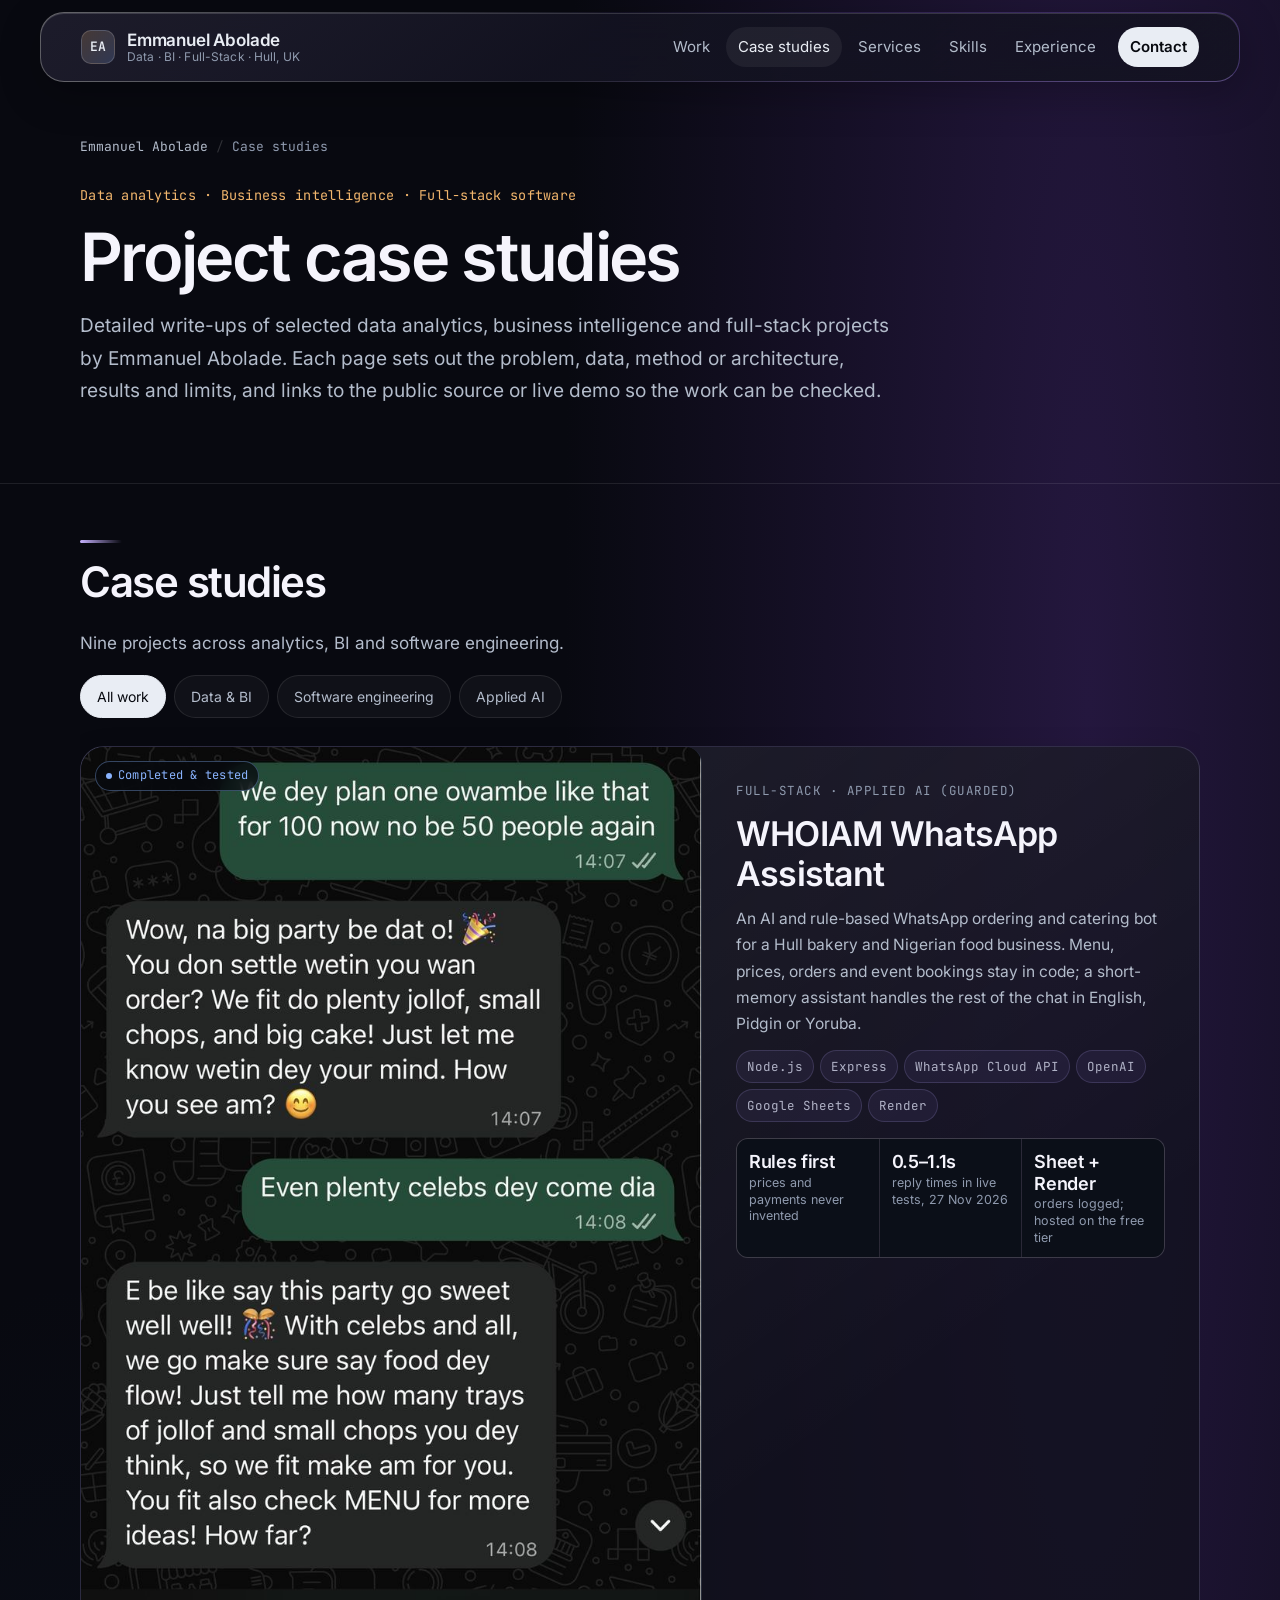
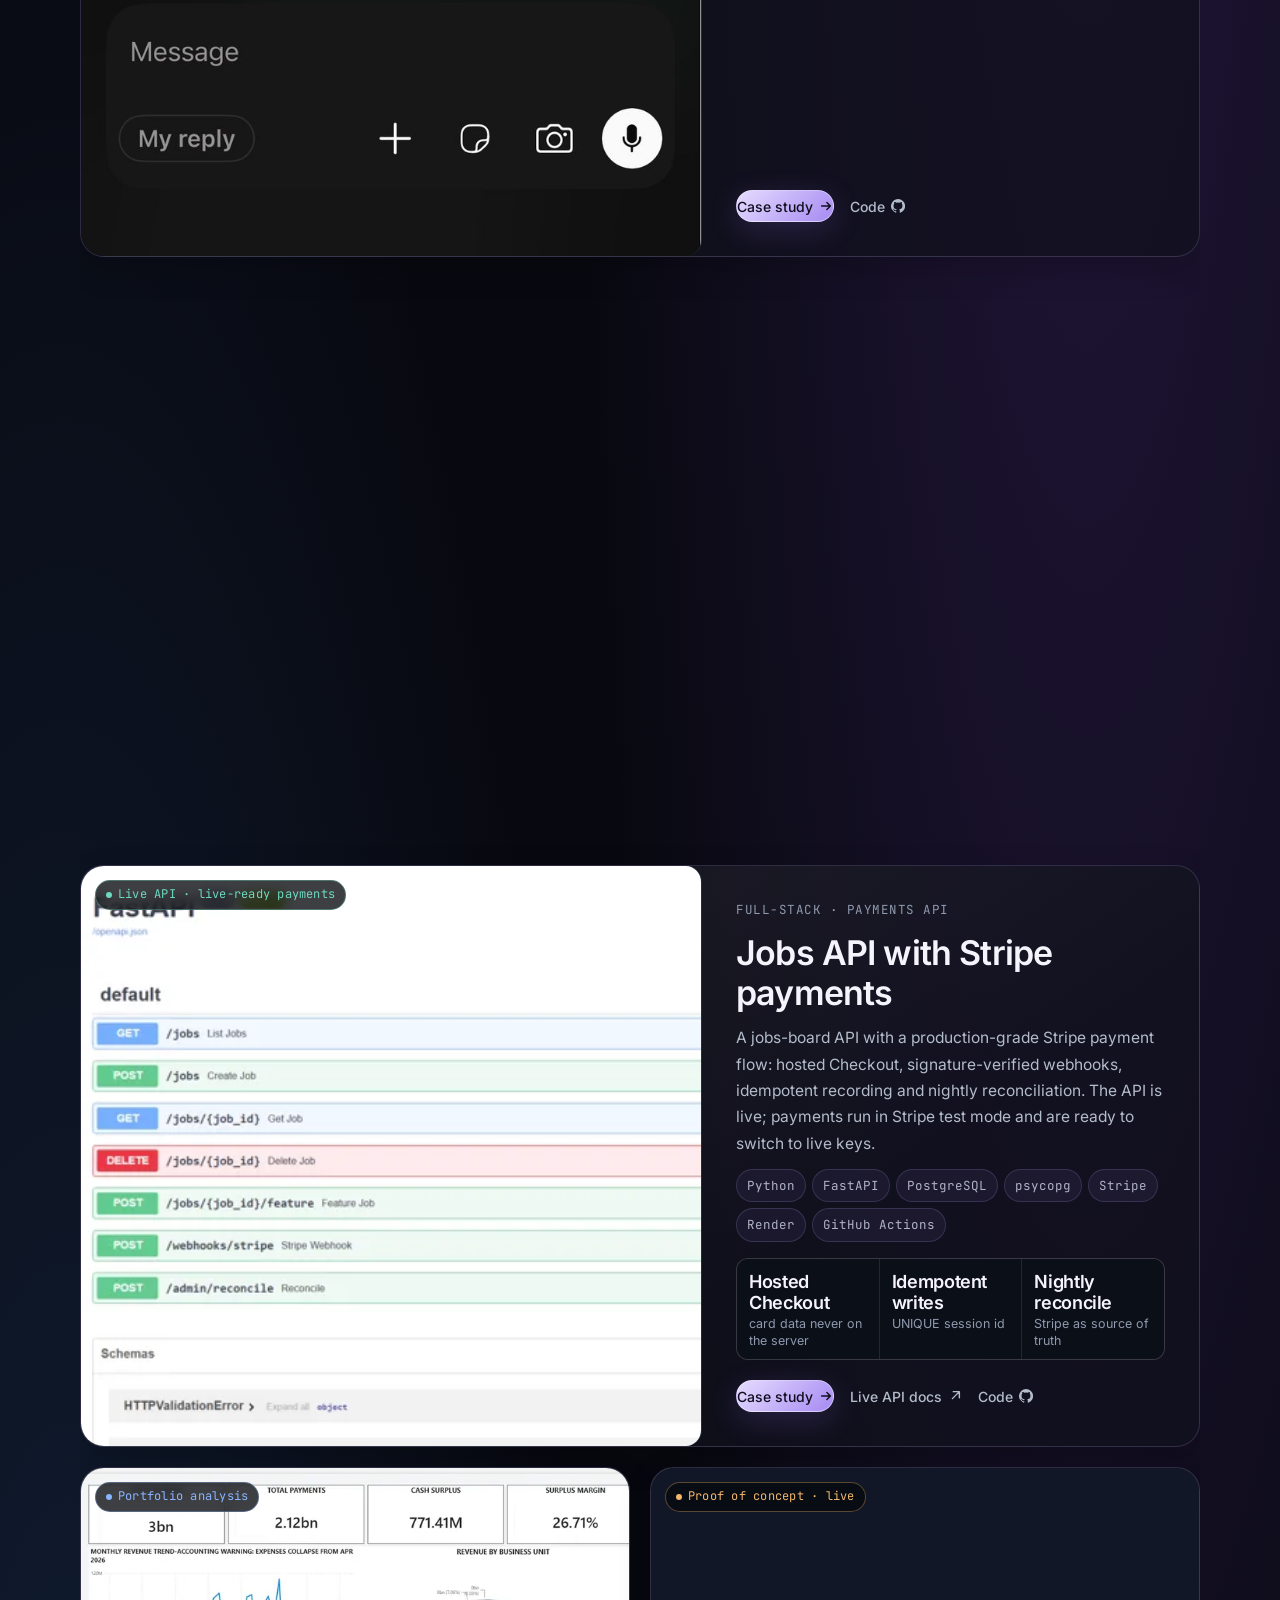
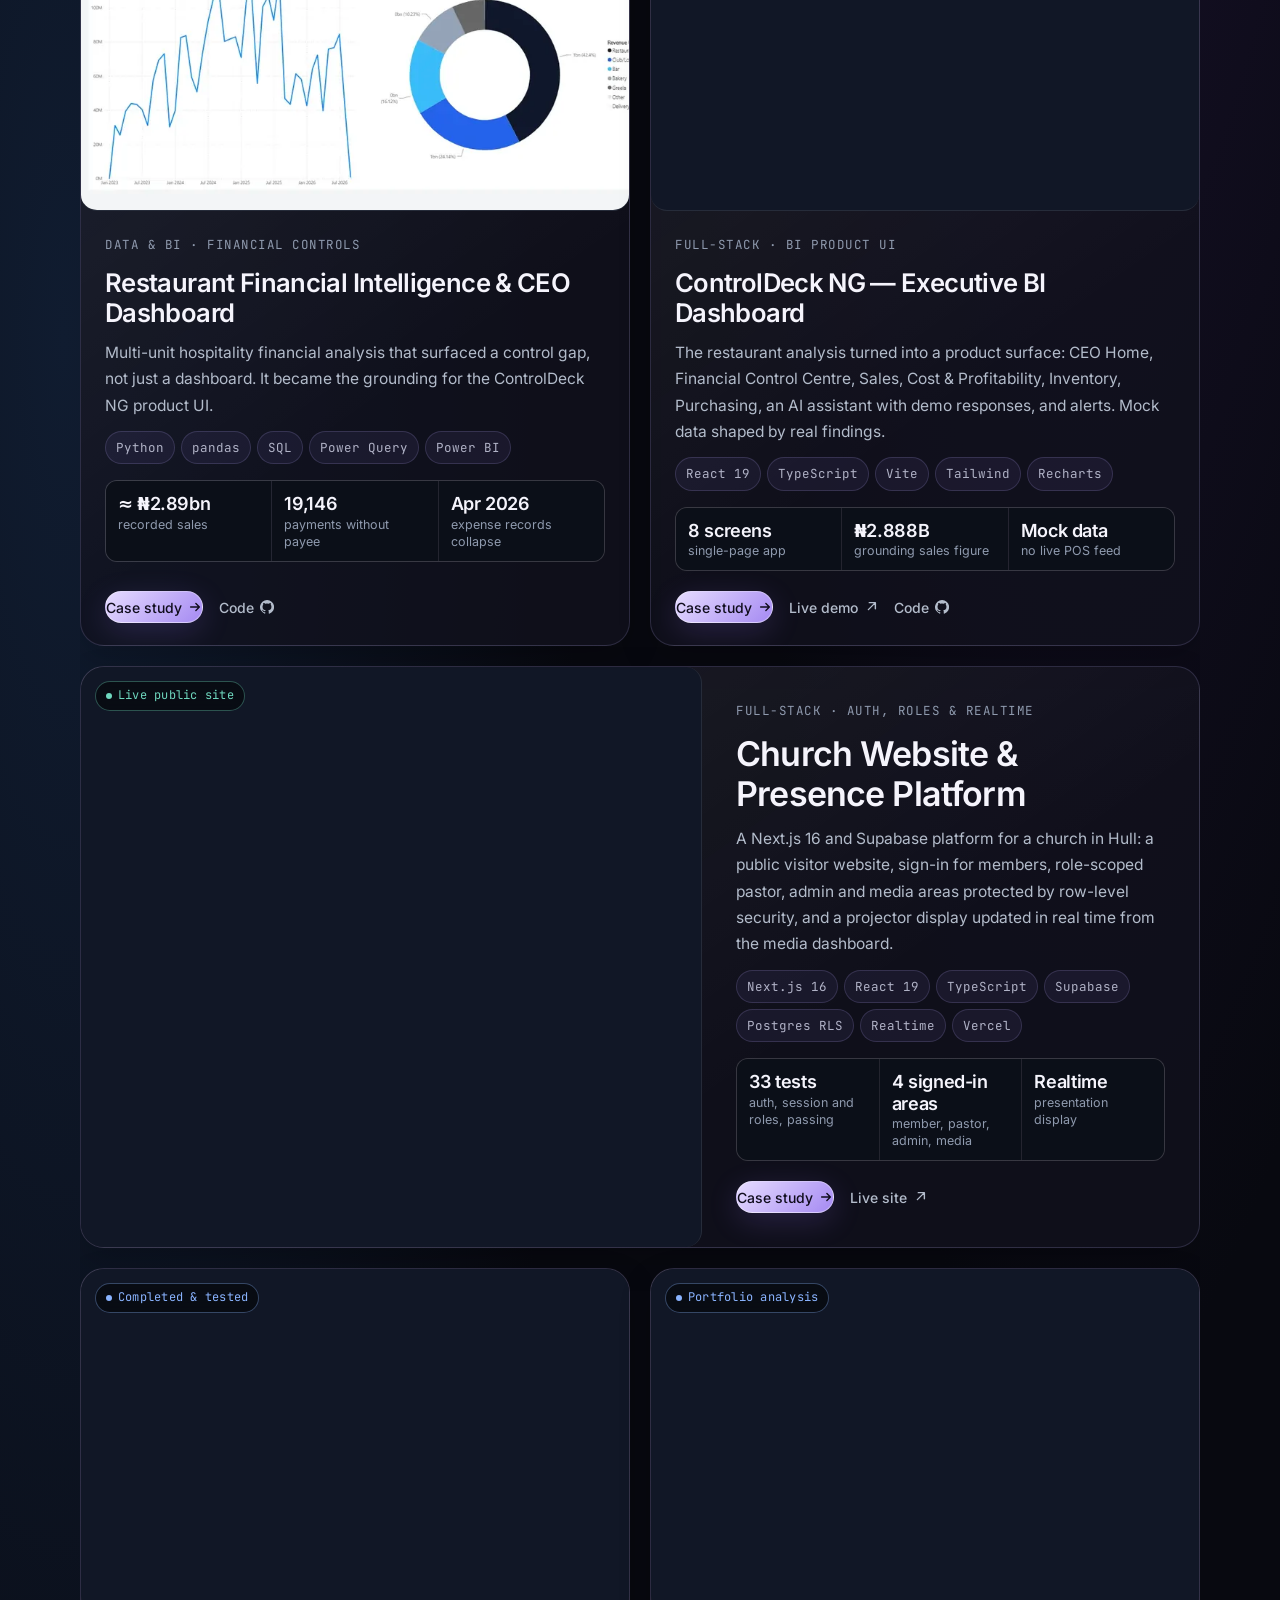
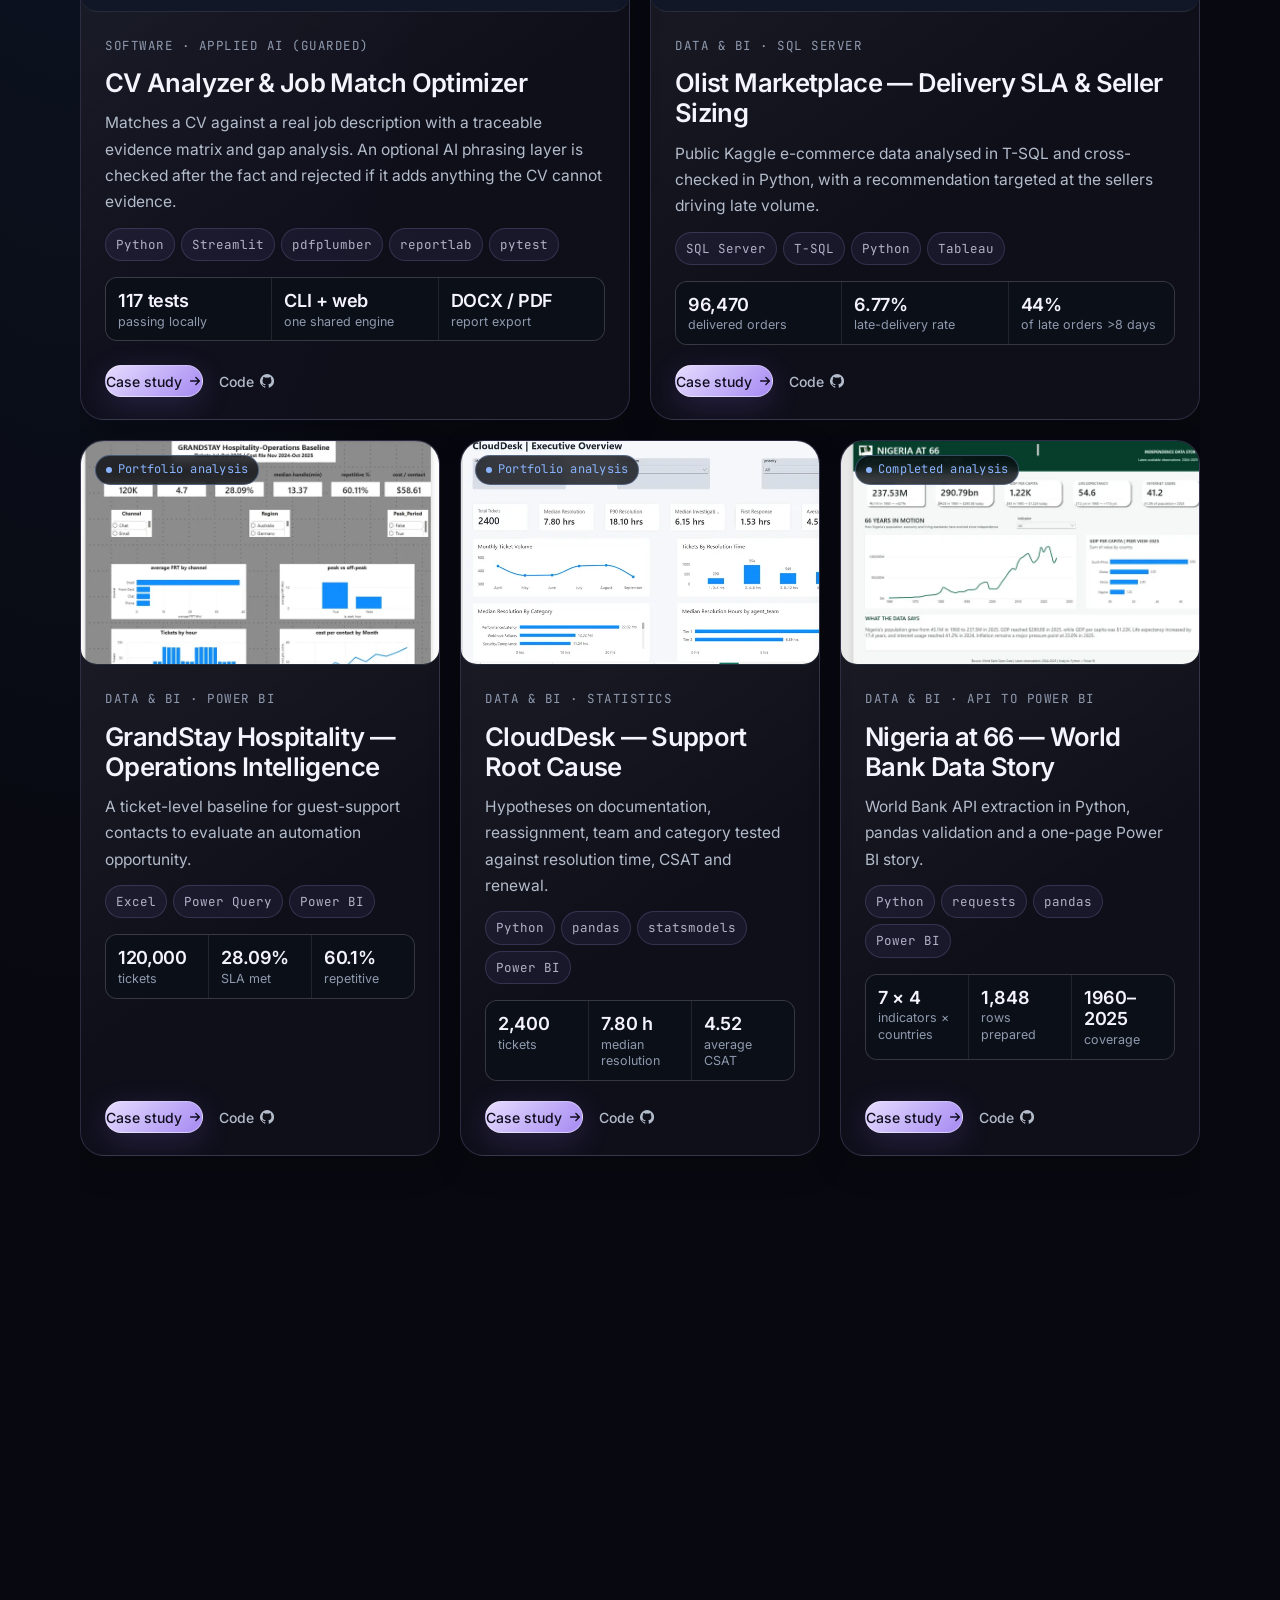
<file: projects/index.html>
<!DOCTYPE html>
<html lang="en-GB" class="no-js">
<head>
<meta charset="UTF-8">
<meta name="viewport" content="width=device-width, initial-scale=1">
<title>Case Studies — Data Analytics, Power BI &amp; Full-Stack Projects | Emmanuel Abolade</title>
<meta name="description" content="Case studies by Emmanuel Abolade, Data Analyst and Full-Stack Developer in Hull, UK: Power BI, SQL, Python, FastAPI, React and Next.js projects with source or live demos.">
<meta name="robots" content="index, follow">
<meta name="author" content="Emmanuel Abolade">
<link rel="canonical" href="https://aboladlabs.com/projects/">
<meta name="theme-color" content="#07090f">
<meta name="color-scheme" content="dark">
<link rel="icon" href="/favicon.svg" type="image/svg+xml">
<meta property="og:type" content="website">
<meta property="og:title" content="Case Studies — Data Analytics, Power BI &amp; Full-Stack Projects | Emmanuel Abolade">
<meta property="og:description" content="Case studies by Emmanuel Abolade, Data Analyst and Full-Stack Developer in Hull, UK: Power BI, SQL, Python, FastAPI, React and Next.js projects with source or live demos.">
<meta property="og:url" content="https://aboladlabs.com/projects/">
<meta property="og:site_name" content="Emmanuel Abolade">
<meta property="og:locale" content="en_GB">
<meta property="og:image" content="https://aboladlabs.com/assets/og-image.png">
<meta property="og:image:type" content="image/png">
<meta property="og:image:width" content="1200">
<meta property="og:image:height" content="630">
<meta property="og:image:alt" content="Emmanuel Abolade: Data Analyst, Business Intelligence Developer and Full-Stack Software Developer, Hull, UK. aboladlabs.com">
<meta name="twitter:card" content="summary_large_image">
<meta name="twitter:title" content="Case Studies — Data Analytics, Power BI &amp; Full-Stack Projects | Emmanuel Abolade">
<meta name="twitter:description" content="Case studies by Emmanuel Abolade, Data Analyst and Full-Stack Developer in Hull, UK: Power BI, SQL, Python, FastAPI, React and Next.js projects with source or live demos.">
<meta name="twitter:image" content="https://aboladlabs.com/assets/og-image.png">
<meta name="twitter:image:alt" content="Emmanuel Abolade: Data Analyst, Business Intelligence Developer and Full-Stack Software Developer, Hull, UK. aboladlabs.com">
<script>(function(d){d.className='js'+(matchMedia('(prefers-reduced-motion: reduce)').matches?'':' motion')})(document.documentElement)</script>
<link rel="preload" href="/assets/fonts/inter-var.woff2" as="font" type="font/woff2" crossorigin>
<link rel="preload" href="/assets/fonts/jetbrains-mono-var.woff2" as="font" type="font/woff2" crossorigin>
<link rel="stylesheet" href="/assets/css/site.css">
<script src="/assets/js/site.js" defer></script>
<script type="application/ld+json">
{
  "@context": "https://schema.org",
  "@graph": [
    {
      "@type": [
        "CollectionPage",
        "WebPage"
      ],
      "@id": "https://aboladlabs.com/projects/#webpage",
      "url": "https://aboladlabs.com/projects/",
      "name": "Case Studies — Data Analytics, Power BI & Full-Stack Projects | Emmanuel Abolade",
      "description": "Case studies by Emmanuel Abolade, Data Analyst and Full-Stack Developer in Hull, UK: Power BI, SQL, Python, FastAPI, React and Next.js projects with source or live demos.",
      "inLanguage": "en-GB",
      "isPartOf": {
        "@id": "https://aboladlabs.com/#website"
      },
      "author": {
        "@type": "Person",
        "@id": "https://aboladlabs.com/#person",
        "name": "Emmanuel Abolade",
        "url": "https://aboladlabs.com/"
      },
      "about": {
        "@id": "https://aboladlabs.com/#person"
      },
      "breadcrumb": {
        "@id": "https://aboladlabs.com/projects/#breadcrumb"
      },
      "dateModified": "2026-11-27T15:33:35+00:00"
    },
    {
      "@type": "ItemList",
      "itemListElement": [
        {
          "@type": "ListItem",
          "position": 1,
          "url": "https://aboladlabs.com/projects/whoiam-whatsapp-bot/",
          "name": "WHOIAM WhatsApp Assistant"
        },
        {
          "@type": "ListItem",
          "position": 2,
          "url": "https://aboladlabs.com/projects/event-travel-intelligence/",
          "name": "Event Travel Intelligence"
        },
        {
          "@type": "ListItem",
          "position": 3,
          "url": "https://aboladlabs.com/projects/jobs-api-stripe-payments/",
          "name": "Jobs API with Stripe payments"
        },
        {
          "@type": "ListItem",
          "position": 4,
          "url": "https://aboladlabs.com/projects/restaurant-financial-intelligence/",
          "name": "Restaurant Financial Intelligence & CEO Dashboard"
        },
        {
          "@type": "ListItem",
          "position": 5,
          "url": "https://aboladlabs.com/projects/controldeck-ng/",
          "name": "ControlDeck NG — Executive BI Dashboard"
        },
        {
          "@type": "ListItem",
          "position": 6,
          "url": "https://aboladlabs.com/projects/fountain-of-prayer-church-platform/",
          "name": "Church Website & Presence Platform"
        },
        {
          "@type": "ListItem",
          "position": 7,
          "url": "https://aboladlabs.com/projects/cv-analyzer-job-match/",
          "name": "CV Analyzer & Job Match Optimizer"
        },
        {
          "@type": "ListItem",
          "position": 8,
          "url": "https://aboladlabs.com/projects/olist-marketplace-delivery-sla/",
          "name": "Olist Marketplace — Delivery SLA & Seller Sizing"
        },
        {
          "@type": "ListItem",
          "position": 9,
          "url": "https://aboladlabs.com/projects/grandstay-hospitality-operations/",
          "name": "GrandStay Hospitality — Operations Intelligence"
        },
        {
          "@type": "ListItem",
          "position": 10,
          "url": "https://aboladlabs.com/projects/clouddesk-support-root-cause/",
          "name": "CloudDesk — Support Root Cause"
        },
        {
          "@type": "ListItem",
          "position": 11,
          "url": "https://aboladlabs.com/projects/nigeria-at-66-world-bank-data-story/",
          "name": "Nigeria at 66 — World Bank Data Story"
        }
      ]
    },
    {
      "@type": "BreadcrumbList",
      "@id": "https://aboladlabs.com/projects/#breadcrumb",
      "itemListElement": [
        {
          "@type": "ListItem",
          "position": 1,
          "name": "Emmanuel Abolade",
          "item": "https://aboladlabs.com/"
        },
        {
          "@type": "ListItem",
          "position": 2,
          "name": "Case studies",
          "item": "https://aboladlabs.com/projects/"
        }
      ]
    }
  ]
}
</script>
<link rel="stylesheet" href="/assets/css/liquid-v3.css">
</head>
<body>
<a class="skip" href="#main">Skip to content</a>
<header class="site-header solid">
<div class="wrap bar">
<a class="brand" href="/"><span class="brand-mark" aria-hidden="true">EA</span><span>Emmanuel Abolade<small>Data · BI · Full-Stack · Hull, UK</small></span></a>
<button class="menu-btn" type="button" aria-expanded="false" aria-controls="site-nav" aria-label="Open menu"><svg viewBox="0 0 20 20" fill="none" aria-hidden="true"><path d="M3 6h14M3 10h14M3 14h14" stroke="currentColor" stroke-width="1.6" stroke-linecap="round"/></svg></button>
<nav id="site-nav" class="nav" aria-label="Primary">
<a href="/#work">Work</a>
<a href="/projects/" aria-current="page">Case studies</a>
<a href="/services/">Services</a>
<a href="/#skills">Skills</a>
<a href="/#experience">Experience</a>
<a href="/#contact" class="nav-cta">Contact</a>
</nav>
</div>
</header>
<main id="main">
<section class="page-hero">
<div class="grid-bg" aria-hidden="true"></div>
<div class="wrap">
<nav class="crumbs" aria-label="Breadcrumb"><ol><li><a href="/">Emmanuel Abolade</a></li><li aria-current="page">Case studies</li></ol></nav>
<p class="kicker">Data analytics · Business intelligence · Full-stack software</p>
<h1>Project case studies</h1>
<p class="lede">Detailed write-ups of selected data analytics, business intelligence and full-stack projects by Emmanuel Abolade. Each page sets out the problem, data, method or architecture, results and limits, and links to the public source or live demo so the work can be checked.</p>
</div>
</section>
<div class="wrap">
<section class="hub-section" aria-labelledby="cs-title" style="padding-top:56px">
<h2 id="cs-title">Case studies</h2>
<p>Nine projects across analytics, BI and software engineering.</p>
<div class="filters" role="group" aria-label="Filter projects" data-filter-group="hub-grid" data-filter-status="hub-grid-status" hidden>
<button type="button" data-filter="all" aria-pressed="true">All work</button>
<button type="button" data-filter="data" aria-pressed="false">Data &amp; BI</button>
<button type="button" data-filter="software" aria-pressed="false">Software engineering</button>
<button type="button" data-filter="ai" aria-pressed="false">Applied AI</button>
</div><p id="hub-grid-status" class="sr-only" aria-live="polite"></p>
<div class="work" id="hub-grid">
<article class="card wide" data-cat="software ai" data-reveal>
<div class="media"><img src="/assets/screenshots/whoiam-owambe.jpg" alt="WhatsApp test chat in Pidgin planning an owambe for 100 guests, with the assistant offering jollof, small chops and cake" width="800" height="1431" loading="lazy" decoding="async"><div class="tagline"><span class="status done">Completed &amp; tested</span></div></div>
<div class="body">
<span class="kind">Full-stack · Applied AI (guarded)</span>
<h3><a href="/projects/whoiam-whatsapp-bot/">WHOIAM WhatsApp Assistant</a></h3>
<p>An AI and rule-based WhatsApp ordering and catering bot for a Hull bakery and Nigerian food business. Menu, prices, orders and event bookings stay in code; a short-memory assistant handles the rest of the chat in English, Pidgin or Yoruba.</p>
<ul class="stack" aria-label="Technologies"><li class="chip">Node.js</li><li class="chip">Express</li><li class="chip">WhatsApp Cloud API</li><li class="chip">OpenAI</li><li class="chip">Google Sheets</li><li class="chip">Render</li></ul>
<div class="metrics"><div><b>Rules first</b><span>prices and payments never invented</span></div><div><b>0.5–1.1s</b><span>reply times in live tests, 27 Nov 2026</span></div><div><b>Sheet + Render</b><span>orders logged; hosted on the free tier</span></div></div>
<div class="links"><a class="primary" href="/projects/whoiam-whatsapp-bot/">Case study <svg viewBox="0 0 16 16" fill="none" aria-hidden="true"><path d="M3 8h10M9 4l4 4-4 4" stroke="currentColor" stroke-width="1.6" stroke-linecap="round" stroke-linejoin="round"/></svg></a><a href="https://github.com/aboladvisuals/wa-bot" rel="noopener" aria-label="Code: WHOIAM WhatsApp Assistant">Code <svg viewBox="0 0 16 16" aria-hidden="true"><path fill="currentColor" d="M8 0a8 8 0 0 0-2.53 15.59c.4.07.55-.17.55-.38v-1.33c-2.23.48-2.7-1.07-2.7-1.07-.36-.92-.89-1.17-.89-1.17-.73-.5.05-.49.05-.49.8.06 1.23.83 1.23.83.72 1.22 1.87.87 2.33.66.07-.52.28-.87.5-1.07-1.78-.2-3.65-.89-3.65-3.95 0-.87.31-1.59.82-2.15-.08-.2-.36-1.02.08-2.12 0 0 .67-.21 2.2.82a7.6 7.6 0 0 1 4 0c1.53-1.04 2.2-.82 2.2-.82.44 1.1.16 1.92.08 2.12.51.56.82 1.28.82 2.15 0 3.07-1.87 3.75-3.65 3.95.29.25.54.73.54 1.48v2.2c0 .21.15.46.55.38A8 8 0 0 0 8 0Z"/></svg></a></div>
</div>
</article>
<article class="card wide" data-cat="software data" data-reveal>
<div class="media"><img src="/assets/screenshots/thumbs/event-travel-intelligence-home.webp" alt="Event Travel Intelligence web app home screen with event selection and journey inputs over a map" width="800" height="500" loading="lazy" decoding="async"><div class="tagline"><span class="status live">Live demo</span></div></div>
<div class="body">
<span class="kind">Full-stack · Decision intelligence</span>
<h3><a href="/projects/event-travel-intelligence/">Event Travel Intelligence</a></h3>
<p>A travel-intelligence platform for journeys to major UK events. Enter a starting point and an event to get route analysis, event-adjusted journey estimates, travel risk, Park &amp; Ride options, an interactive map and overnight return analysis. Modelled conditions are clearly separated from measured live data.</p>
<ul class="stack" aria-label="Technologies"><li class="chip">Python</li><li class="chip">FastAPI</li><li class="chip">SQLite</li><li class="chip">JavaScript</li><li class="chip">Leaflet</li><li class="chip">OSRM</li><li class="chip">Nominatim</li></ul>
<div class="metrics"><div><b>Outbound + return</b><span>journey analysis incl. overnight</span></div><div><b>7 test modules</b><span>API, engine, live transport</span></div><div><b>Pages + Render</b><span>frontend and API hosting</span></div></div>
<div class="links"><a class="primary" href="/projects/event-travel-intelligence/">Case study <svg viewBox="0 0 16 16" fill="none" aria-hidden="true"><path d="M3 8h10M9 4l4 4-4 4" stroke="currentColor" stroke-width="1.6" stroke-linecap="round" stroke-linejoin="round"/></svg></a><a href="https://aboladvisuals.github.io/event-travel-intelligence/" rel="noopener" aria-label="Live demo: Event Travel Intelligence">Live demo <svg viewBox="0 0 16 16" fill="none" aria-hidden="true"><path d="M6 3h7v7M13 3 5 11" stroke="currentColor" stroke-width="1.6" stroke-linecap="round" stroke-linejoin="round"/></svg></a><a href="https://github.com/aboladvisuals/event-travel-intelligence" rel="noopener" aria-label="Code: Event Travel Intelligence">Code <svg viewBox="0 0 16 16" aria-hidden="true"><path fill="currentColor" d="M8 0a8 8 0 0 0-2.53 15.59c.4.07.55-.17.55-.38v-1.33c-2.23.48-2.7-1.07-2.7-1.07-.36-.92-.89-1.17-.89-1.17-.73-.5.05-.49.05-.49.8.06 1.23.83 1.23.83.72 1.22 1.87.87 2.33.66.07-.52.28-.87.5-1.07-1.78-.2-3.65-.89-3.65-3.95 0-.87.31-1.59.82-2.15-.08-.2-.36-1.02.08-2.12 0 0 .67-.21 2.2.82a7.6 7.6 0 0 1 4 0c1.53-1.04 2.2-.82 2.2-.82.44 1.1.16 1.92.08 2.12.51.56.82 1.28.82 2.15 0 3.07-1.87 3.75-3.65 3.95.29.25.54.73.54 1.48v2.2c0 .21.15.46.55.38A8 8 0 0 0 8 0Z"/></svg></a></div>
</div>
</article>
<article class="card wide" data-cat="software" data-reveal>
<div class="media"><img src="/assets/screenshots/thumbs/jobs-api-stripe-docs.webp" alt="FastAPI Swagger documentation page (/docs) for the live Jobs API, showing the interactive OpenAPI interface" width="800" height="416" loading="lazy" decoding="async"><div class="tagline"><span class="status live">Live API · live-ready payments</span></div></div>
<div class="body">
<span class="kind">Full-stack · Payments API</span>
<h3><a href="/projects/jobs-api-stripe-payments/">Jobs API with Stripe payments</a></h3>
<p>A jobs-board API with a production-grade Stripe payment flow: hosted Checkout, signature-verified webhooks, idempotent recording and nightly reconciliation. The API is live; payments run in Stripe test mode and are ready to switch to live keys.</p>
<ul class="stack" aria-label="Technologies"><li class="chip">Python</li><li class="chip">FastAPI</li><li class="chip">PostgreSQL</li><li class="chip">psycopg</li><li class="chip">Stripe</li><li class="chip">Render</li><li class="chip">GitHub Actions</li></ul>
<div class="metrics"><div><b>Hosted Checkout</b><span>card data never on the server</span></div><div><b>Idempotent writes</b><span>UNIQUE session id</span></div><div><b>Nightly reconcile</b><span>Stripe as source of truth</span></div></div>
<div class="links"><a class="primary" href="/projects/jobs-api-stripe-payments/">Case study <svg viewBox="0 0 16 16" fill="none" aria-hidden="true"><path d="M3 8h10M9 4l4 4-4 4" stroke="currentColor" stroke-width="1.6" stroke-linecap="round" stroke-linejoin="round"/></svg></a><a href="https://jobs-api-no94.onrender.com/docs" rel="noopener" aria-label="Live API docs: Jobs API with Stripe payments">Live API docs <svg viewBox="0 0 16 16" fill="none" aria-hidden="true"><path d="M6 3h7v7M13 3 5 11" stroke="currentColor" stroke-width="1.6" stroke-linecap="round" stroke-linejoin="round"/></svg></a><a href="https://github.com/aboladvisuals/jobs-api" rel="noopener" aria-label="Code: Jobs API with Stripe payments">Code <svg viewBox="0 0 16 16" aria-hidden="true"><path fill="currentColor" d="M8 0a8 8 0 0 0-2.53 15.59c.4.07.55-.17.55-.38v-1.33c-2.23.48-2.7-1.07-2.7-1.07-.36-.92-.89-1.17-.89-1.17-.73-.5.05-.49.05-.49.8.06 1.23.83 1.23.83.72 1.22 1.87.87 2.33.66.07-.52.28-.87.5-1.07-1.78-.2-3.65-.89-3.65-3.95 0-.87.31-1.59.82-2.15-.08-.2-.36-1.02.08-2.12 0 0 .67-.21 2.2.82a7.6 7.6 0 0 1 4 0c1.53-1.04 2.2-.82 2.2-.82.44 1.1.16 1.92.08 2.12.51.56.82 1.28.82 2.15 0 3.07-1.87 3.75-3.65 3.95.29.25.54.73.54 1.48v2.2c0 .21.15.46.55.38A8 8 0 0 0 8 0Z"/></svg></a></div>
</div>
</article>

<article class="card" data-cat="data" data-reveal>
<div class="media"><img src="/assets/screenshots/thumbs/restaurant-ceo-overview.webp" alt="Power BI CEO overview for the restaurant financial analysis with sales, payments and trend visuals" width="800" height="470" loading="lazy" decoding="async"><div class="tagline"><span class="status done">Portfolio analysis</span></div></div>
<div class="body">
<span class="kind">Data &amp; BI · Financial controls</span>
<h3><a href="/projects/restaurant-financial-intelligence/">Restaurant Financial Intelligence &amp; CEO Dashboard</a></h3>
<p>Multi-unit hospitality financial analysis that surfaced a control gap, not just a dashboard. It became the grounding for the ControlDeck NG product UI.</p>
<ul class="stack" aria-label="Technologies"><li class="chip">Python</li><li class="chip">pandas</li><li class="chip">SQL</li><li class="chip">Power Query</li><li class="chip">Power BI</li></ul>
<div class="metrics"><div><b>≈ ₦2.89bn</b><span>recorded sales</span></div><div><b>19,146</b><span>payments without payee</span></div><div><b>Apr 2026</b><span>expense records collapse</span></div></div>
<div class="links"><a class="primary" href="/projects/restaurant-financial-intelligence/">Case study <svg viewBox="0 0 16 16" fill="none" aria-hidden="true"><path d="M3 8h10M9 4l4 4-4 4" stroke="currentColor" stroke-width="1.6" stroke-linecap="round" stroke-linejoin="round"/></svg></a><a href="https://github.com/aboladvisuals/restaurant_ceo_analysis" rel="noopener" aria-label="Code: Restaurant Financial Intelligence & CEO Dashboard">Code <svg viewBox="0 0 16 16" aria-hidden="true"><path fill="currentColor" d="M8 0a8 8 0 0 0-2.53 15.59c.4.07.55-.17.55-.38v-1.33c-2.23.48-2.7-1.07-2.7-1.07-.36-.92-.89-1.17-.89-1.17-.73-.5.05-.49.05-.49.8.06 1.23.83 1.23.83.72 1.22 1.87.87 2.33.66.07-.52.28-.87.5-1.07-1.78-.2-3.65-.89-3.65-3.95 0-.87.31-1.59.82-2.15-.08-.2-.36-1.02.08-2.12 0 0 .67-.21 2.2.82a7.6 7.6 0 0 1 4 0c1.53-1.04 2.2-.82 2.2-.82.44 1.1.16 1.92.08 2.12.51.56.82 1.28.82 2.15 0 3.07-1.87 3.75-3.65 3.95.29.25.54.73.54 1.48v2.2c0 .21.15.46.55.38A8 8 0 0 0 8 0Z"/></svg></a></div>
</div>
</article>
<article class="card" data-cat="software data" data-reveal>
<div class="media"><img src="/assets/screenshots/thumbs/controldeck-ng-ceo-home.webp" alt="ControlDeck NG CEO Home screen with naira KPI cards, a revenue and expense trend and critical alerts" width="800" height="500" loading="lazy" decoding="async"><div class="tagline"><span class="status poc">Proof of concept · live</span></div></div>
<div class="body">
<span class="kind">Full-stack · BI product UI</span>
<h3><a href="/projects/controldeck-ng/">ControlDeck NG — Executive BI Dashboard</a></h3>
<p>The restaurant analysis turned into a product surface: CEO Home, Financial Control Centre, Sales, Cost &amp; Profitability, Inventory, Purchasing, an AI assistant with demo responses, and alerts. Mock data shaped by real findings.</p>
<ul class="stack" aria-label="Technologies"><li class="chip">React 19</li><li class="chip">TypeScript</li><li class="chip">Vite</li><li class="chip">Tailwind</li><li class="chip">Recharts</li></ul>
<div class="metrics"><div><b>8 screens</b><span>single-page app</span></div><div><b>₦2.888B</b><span>grounding sales figure</span></div><div><b>Mock data</b><span>no live POS feed</span></div></div>
<div class="links"><a class="primary" href="/projects/controldeck-ng/">Case study <svg viewBox="0 0 16 16" fill="none" aria-hidden="true"><path d="M3 8h10M9 4l4 4-4 4" stroke="currentColor" stroke-width="1.6" stroke-linecap="round" stroke-linejoin="round"/></svg></a><a href="https://aboladvisuals.github.io/controldeck-ng/" rel="noopener" aria-label="Live demo: ControlDeck NG — Executive BI Dashboard">Live demo <svg viewBox="0 0 16 16" fill="none" aria-hidden="true"><path d="M6 3h7v7M13 3 5 11" stroke="currentColor" stroke-width="1.6" stroke-linecap="round" stroke-linejoin="round"/></svg></a><a href="https://github.com/aboladvisuals/controldeck-ng" rel="noopener" aria-label="Code: ControlDeck NG — Executive BI Dashboard">Code <svg viewBox="0 0 16 16" aria-hidden="true"><path fill="currentColor" d="M8 0a8 8 0 0 0-2.53 15.59c.4.07.55-.17.55-.38v-1.33c-2.23.48-2.7-1.07-2.7-1.07-.36-.92-.89-1.17-.89-1.17-.73-.5.05-.49.05-.49.8.06 1.23.83 1.23.83.72 1.22 1.87.87 2.33.66.07-.52.28-.87.5-1.07-1.78-.2-3.65-.89-3.65-3.95 0-.87.31-1.59.82-2.15-.08-.2-.36-1.02.08-2.12 0 0 .67-.21 2.2.82a7.6 7.6 0 0 1 4 0c1.53-1.04 2.2-.82 2.2-.82.44 1.1.16 1.92.08 2.12.51.56.82 1.28.82 2.15 0 3.07-1.87 3.75-3.65 3.95.29.25.54.73.54 1.48v2.2c0 .21.15.46.55.38A8 8 0 0 0 8 0Z"/></svg></a></div>
</div>
</article>
<article class="card wide" data-cat="software" data-reveal>
<div class="media"><img src="/assets/screenshots/thumbs/fountain-of-prayer-hull-home.webp" alt="Public homepage of the church website with a plum and gold design and a Plan your visit button" width="800" height="500" loading="lazy" decoding="async"><div class="tagline"><span class="status live">Live public site</span></div></div>
<div class="body">
<span class="kind">Full-stack · Auth, roles &amp; realtime</span>
<h3><a href="/projects/fountain-of-prayer-church-platform/">Church Website &amp; Presence Platform</a></h3>
<p>A Next.js 16 and Supabase platform for a church in Hull: a public visitor website, sign-in for members, role-scoped pastor, admin and media areas protected by row-level security, and a projector display updated in real time from the media dashboard.</p>
<ul class="stack" aria-label="Technologies"><li class="chip">Next.js 16</li><li class="chip">React 19</li><li class="chip">TypeScript</li><li class="chip">Supabase</li><li class="chip">Postgres RLS</li><li class="chip">Realtime</li><li class="chip">Vercel</li></ul>
<div class="metrics"><div><b>33 tests</b><span>auth, session and roles, passing</span></div><div><b>4 signed-in areas</b><span>member, pastor, admin, media</span></div><div><b>Realtime</b><span>presentation display</span></div></div>
<div class="links"><a class="primary" href="/projects/fountain-of-prayer-church-platform/">Case study <svg viewBox="0 0 16 16" fill="none" aria-hidden="true"><path d="M3 8h10M9 4l4 4-4 4" stroke="currentColor" stroke-width="1.6" stroke-linecap="round" stroke-linejoin="round"/></svg></a><a href="https://rccg-fountain-of-prayer-hull.vercel.app/" rel="noopener" aria-label="Live site: Church Website & Presence Platform">Live site <svg viewBox="0 0 16 16" fill="none" aria-hidden="true"><path d="M6 3h7v7M13 3 5 11" stroke="currentColor" stroke-width="1.6" stroke-linecap="round" stroke-linejoin="round"/></svg></a></div>
</div>
</article>
<article class="card" data-cat="software ai" data-reveal>
<div class="media"><img src="/assets/screenshots/thumbs/cv-analyzer-evidence-gaps.webp" alt="CV Analyzer Streamlit interface showing the evidence matrix" width="800" height="409" loading="lazy" decoding="async"><div class="tagline"><span class="status done">Completed &amp; tested</span></div></div>
<div class="body">
<span class="kind">Software · Applied AI (guarded)</span>
<h3><a href="/projects/cv-analyzer-job-match/">CV Analyzer &amp; Job Match Optimizer</a></h3>
<p>Matches a CV against a real job description with a traceable evidence matrix and gap analysis. An optional AI phrasing layer is checked after the fact and rejected if it adds anything the CV cannot evidence.</p>
<ul class="stack" aria-label="Technologies"><li class="chip">Python</li><li class="chip">Streamlit</li><li class="chip">pdfplumber</li><li class="chip">reportlab</li><li class="chip">pytest</li></ul>
<div class="metrics"><div><b>117 tests</b><span>passing locally</span></div><div><b>CLI + web</b><span>one shared engine</span></div><div><b>DOCX / PDF</b><span>report export</span></div></div>
<div class="links"><a class="primary" href="/projects/cv-analyzer-job-match/">Case study <svg viewBox="0 0 16 16" fill="none" aria-hidden="true"><path d="M3 8h10M9 4l4 4-4 4" stroke="currentColor" stroke-width="1.6" stroke-linecap="round" stroke-linejoin="round"/></svg></a><a href="https://github.com/aboladvisuals/cv_analyzer" rel="noopener" aria-label="Code: CV Analyzer & Job Match Optimizer">Code <svg viewBox="0 0 16 16" aria-hidden="true"><path fill="currentColor" d="M8 0a8 8 0 0 0-2.53 15.59c.4.07.55-.17.55-.38v-1.33c-2.23.48-2.7-1.07-2.7-1.07-.36-.92-.89-1.17-.89-1.17-.73-.5.05-.49.05-.49.8.06 1.23.83 1.23.83.72 1.22 1.87.87 2.33.66.07-.52.28-.87.5-1.07-1.78-.2-3.65-.89-3.65-3.95 0-.87.31-1.59.82-2.15-.08-.2-.36-1.02.08-2.12 0 0 .67-.21 2.2.82a7.6 7.6 0 0 1 4 0c1.53-1.04 2.2-.82 2.2-.82.44 1.1.16 1.92.08 2.12.51.56.82 1.28.82 2.15 0 3.07-1.87 3.75-3.65 3.95.29.25.54.73.54 1.48v2.2c0 .21.15.46.55.38A8 8 0 0 0 8 0Z"/></svg></a></div>
</div>
</article>
<article class="card" data-cat="data" data-reveal>
<div class="media"><img src="/assets/screenshots/thumbs/olist-delivery-sla.webp" alt="Olist delivery SLA analysis chart of late-delivery rates" width="800" height="434" loading="lazy" decoding="async"><div class="tagline"><span class="status done">Portfolio analysis</span></div></div>
<div class="body">
<span class="kind">Data &amp; BI · SQL Server</span>
<h3><a href="/projects/olist-marketplace-delivery-sla/">Olist Marketplace — Delivery SLA &amp; Seller Sizing</a></h3>
<p>Public Kaggle e-commerce data analysed in T-SQL and cross-checked in Python, with a recommendation targeted at the sellers driving late volume.</p>
<ul class="stack" aria-label="Technologies"><li class="chip">SQL Server</li><li class="chip">T-SQL</li><li class="chip">Python</li><li class="chip">Tableau</li></ul>
<div class="metrics"><div><b>96,470</b><span>delivered orders</span></div><div><b>6.77%</b><span>late-delivery rate</span></div><div><b>44%</b><span>of late orders >8 days</span></div></div>
<div class="links"><a class="primary" href="/projects/olist-marketplace-delivery-sla/">Case study <svg viewBox="0 0 16 16" fill="none" aria-hidden="true"><path d="M3 8h10M9 4l4 4-4 4" stroke="currentColor" stroke-width="1.6" stroke-linecap="round" stroke-linejoin="round"/></svg></a><a href="https://github.com/aboladvisuals/olist_marketplace_sla" rel="noopener" aria-label="Code: Olist Marketplace — Delivery SLA & Seller Sizing">Code <svg viewBox="0 0 16 16" aria-hidden="true"><path fill="currentColor" d="M8 0a8 8 0 0 0-2.53 15.59c.4.07.55-.17.55-.38v-1.33c-2.23.48-2.7-1.07-2.7-1.07-.36-.92-.89-1.17-.89-1.17-.73-.5.05-.49.05-.49.8.06 1.23.83 1.23.83.72 1.22 1.87.87 2.33.66.07-.52.28-.87.5-1.07-1.78-.2-3.65-.89-3.65-3.95 0-.87.31-1.59.82-2.15-.08-.2-.36-1.02.08-2.12 0 0 .67-.21 2.2.82a7.6 7.6 0 0 1 4 0c1.53-1.04 2.2-.82 2.2-.82.44 1.1.16 1.92.08 2.12.51.56.82 1.28.82 2.15 0 3.07-1.87 3.75-3.65 3.95.29.25.54.73.54 1.48v2.2c0 .21.15.46.55.38A8 8 0 0 0 8 0Z"/></svg></a></div>
</div>
</article>
<article class="card third" data-cat="data" data-reveal>
<div class="media"><img src="/assets/screenshots/thumbs/grandstay-executive-dashboard.webp" alt="GrandStay Power BI executive dashboard for guest-support operations" width="800" height="551" loading="lazy" decoding="async"><div class="tagline"><span class="status done">Portfolio analysis</span></div></div>
<div class="body">
<span class="kind">Data &amp; BI · Power BI</span>
<h3><a href="/projects/grandstay-hospitality-operations/">GrandStay Hospitality — Operations Intelligence</a></h3>
<p>A ticket-level baseline for guest-support contacts to evaluate an automation opportunity.</p>
<ul class="stack" aria-label="Technologies"><li class="chip">Excel</li><li class="chip">Power Query</li><li class="chip">Power BI</li></ul>
<div class="metrics"><div><b>120,000</b><span>tickets</span></div><div><b>28.09%</b><span>SLA met</span></div><div><b>60.1%</b><span>repetitive</span></div></div>
<div class="links"><a class="primary" href="/projects/grandstay-hospitality-operations/">Case study <svg viewBox="0 0 16 16" fill="none" aria-hidden="true"><path d="M3 8h10M9 4l4 4-4 4" stroke="currentColor" stroke-width="1.6" stroke-linecap="round" stroke-linejoin="round"/></svg></a><a href="https://github.com/aboladvisuals/grandstay-hospitality-operations" rel="noopener" aria-label="Code: GrandStay Hospitality — Operations Intelligence">Code <svg viewBox="0 0 16 16" aria-hidden="true"><path fill="currentColor" d="M8 0a8 8 0 0 0-2.53 15.59c.4.07.55-.17.55-.38v-1.33c-2.23.48-2.7-1.07-2.7-1.07-.36-.92-.89-1.17-.89-1.17-.73-.5.05-.49.05-.49.8.06 1.23.83 1.23.83.72 1.22 1.87.87 2.33.66.07-.52.28-.87.5-1.07-1.78-.2-3.65-.89-3.65-3.95 0-.87.31-1.59.82-2.15-.08-.2-.36-1.02.08-2.12 0 0 .67-.21 2.2.82a7.6 7.6 0 0 1 4 0c1.53-1.04 2.2-.82 2.2-.82.44 1.1.16 1.92.08 2.12.51.56.82 1.28.82 2.15 0 3.07-1.87 3.75-3.65 3.95.29.25.54.73.54 1.48v2.2c0 .21.15.46.55.38A8 8 0 0 0 8 0Z"/></svg></a></div>
</div>
</article>
<article class="card third" data-cat="data" data-reveal>
<div class="media"><img src="/assets/screenshots/thumbs/clouddesk-executive-overview.webp" alt="CloudDesk Power BI executive overview of support resolution times" width="800" height="443" loading="lazy" decoding="async"><div class="tagline"><span class="status done">Portfolio analysis</span></div></div>
<div class="body">
<span class="kind">Data &amp; BI · Statistics</span>
<h3><a href="/projects/clouddesk-support-root-cause/">CloudDesk — Support Root Cause</a></h3>
<p>Hypotheses on documentation, reassignment, team and category tested against resolution time, CSAT and renewal.</p>
<ul class="stack" aria-label="Technologies"><li class="chip">Python</li><li class="chip">pandas</li><li class="chip">statsmodels</li><li class="chip">Power BI</li></ul>
<div class="metrics"><div><b>2,400</b><span>tickets</span></div><div><b>7.80 h</b><span>median resolution</span></div><div><b>4.52</b><span>average CSAT</span></div></div>
<div class="links"><a class="primary" href="/projects/clouddesk-support-root-cause/">Case study <svg viewBox="0 0 16 16" fill="none" aria-hidden="true"><path d="M3 8h10M9 4l4 4-4 4" stroke="currentColor" stroke-width="1.6" stroke-linecap="round" stroke-linejoin="round"/></svg></a><a href="https://github.com/aboladvisuals/clouddesk_analytics" rel="noopener" aria-label="Code: CloudDesk — Support Root Cause">Code <svg viewBox="0 0 16 16" aria-hidden="true"><path fill="currentColor" d="M8 0a8 8 0 0 0-2.53 15.59c.4.07.55-.17.55-.38v-1.33c-2.23.48-2.7-1.07-2.7-1.07-.36-.92-.89-1.17-.89-1.17-.73-.5.05-.49.05-.49.8.06 1.23.83 1.23.83.72 1.22 1.87.87 2.33.66.07-.52.28-.87.5-1.07-1.78-.2-3.65-.89-3.65-3.95 0-.87.31-1.59.82-2.15-.08-.2-.36-1.02.08-2.12 0 0 .67-.21 2.2.82a7.6 7.6 0 0 1 4 0c1.53-1.04 2.2-.82 2.2-.82.44 1.1.16 1.92.08 2.12.51.56.82 1.28.82 2.15 0 3.07-1.87 3.75-3.65 3.95.29.25.54.73.54 1.48v2.2c0 .21.15.46.55.38A8 8 0 0 0 8 0Z"/></svg></a></div>
</div>
</article>
<article class="card third" data-cat="data" data-reveal>
<div class="media"><img src="/assets/screenshots/thumbs/nigeria-at-66-dashboard.webp" alt="Nigeria at 66 Power BI dashboard with KPI cards and a 1960 to 2025 trend" width="800" height="466" loading="lazy" decoding="async"><div class="tagline"><span class="status done">Completed analysis</span></div></div>
<div class="body">
<span class="kind">Data &amp; BI · API to Power BI</span>
<h3><a href="/projects/nigeria-at-66-world-bank-data-story/">Nigeria at 66 — World Bank Data Story</a></h3>
<p>World Bank API extraction in Python, pandas validation and a one-page Power BI story.</p>
<ul class="stack" aria-label="Technologies"><li class="chip">Python</li><li class="chip">requests</li><li class="chip">pandas</li><li class="chip">Power BI</li></ul>
<div class="metrics"><div><b>7 × 4</b><span>indicators × countries</span></div><div><b>1,848</b><span>rows prepared</span></div><div><b>1960–2025</b><span>coverage</span></div></div>
<div class="links"><a class="primary" href="/projects/nigeria-at-66-world-bank-data-story/">Case study <svg viewBox="0 0 16 16" fill="none" aria-hidden="true"><path d="M3 8h10M9 4l4 4-4 4" stroke="currentColor" stroke-width="1.6" stroke-linecap="round" stroke-linejoin="round"/></svg></a><a href="https://github.com/aboladvisuals/nigeria-at-66" rel="noopener" aria-label="Code: Nigeria at 66 — World Bank Data Story">Code <svg viewBox="0 0 16 16" aria-hidden="true"><path fill="currentColor" d="M8 0a8 8 0 0 0-2.53 15.59c.4.07.55-.17.55-.38v-1.33c-2.23.48-2.7-1.07-2.7-1.07-.36-.92-.89-1.17-.89-1.17-.73-.5.05-.49.05-.49.8.06 1.23.83 1.23.83.72 1.22 1.87.87 2.33.66.07-.52.28-.87.5-1.07-1.78-.2-3.65-.89-3.65-3.95 0-.87.31-1.59.82-2.15-.08-.2-.36-1.02.08-2.12 0 0 .67-.21 2.2.82a7.6 7.6 0 0 1 4 0c1.53-1.04 2.2-.82 2.2-.82.44 1.1.16 1.92.08 2.12.51.56.82 1.28.82 2.15 0 3.07-1.87 3.75-3.65 3.95.29.25.54.73.54 1.48v2.2c0 .21.15.46.55.38A8 8 0 0 0 8 0Z"/></svg></a></div>
</div>
</article>
</div>
</section>
<section class="hub-section prose" style="max-width:none" aria-labelledby="skills-evidence">
<h2 id="skills-evidence">Skills and where to verify them</h2>
<p>Each skill below links to public work that shows it. Where source code is private or not linked, that is stated.</p>
<div class="table-wrap" tabindex="0" role="region" aria-label="Skill-to-evidence map"><table><caption>Skill-to-evidence map</caption><thead><tr><th scope="col">Skill</th><th scope="col">Evidence</th></tr></thead><tbody>
<tr><td>SQL (SQL Server, T-SQL)</td><td><a href="/projects/olist-marketplace-delivery-sla/">Olist delivery SLA</a> (<a href="https://github.com/aboladvisuals/olist_marketplace_sla/blob/main/sql/sla.sql" rel="noopener">sla.sql</a>)</td></tr>
<tr><td>SQL (SQLite)</td><td><a href="https://github.com/aboladvisuals/ecommerce-orders-sql-analysis" rel="noopener">E-commerce orders SQL analysis</a></td></tr>
<tr><td>Python (pandas)</td><td><a href="/projects/restaurant-financial-intelligence/">Restaurant financial intelligence</a> · <a href="/projects/clouddesk-support-root-cause/">CloudDesk RCA</a> · <a href="/projects/olist-marketplace-delivery-sla/">Olist cross-check</a></td></tr>
<tr><td>Statistics (regression, correlation)</td><td><a href="/projects/clouddesk-support-root-cause/">CloudDesk RCA</a></td></tr>
<tr><td>Power BI</td><td><a href="/projects/grandstay-hospitality-operations/">GrandStay</a> · <a href="/projects/restaurant-financial-intelligence/">Restaurant financial intelligence</a> · <a href="/projects/clouddesk-support-root-cause/">CloudDesk</a> · <a href="/projects/nigeria-at-66-world-bank-data-story/">Nigeria at 66</a></td></tr>
<tr><td>Excel and Power Query</td><td><a href="/projects/grandstay-hospitality-operations/">GrandStay</a></td></tr>
<tr><td>Tableau</td><td><a href="/projects/olist-marketplace-delivery-sla/">Olist delivery SLA</a> · <a href="https://github.com/aboladvisuals/daikibo-deloitte-data-analytics" rel="noopener">Daikibo (Deloitte job simulation on Forage)</a></td></tr>
<tr><td>React and TypeScript</td><td><a href="/projects/controldeck-ng/">ControlDeck NG</a> (<a href="https://aboladvisuals.github.io/controldeck-ng/" rel="noopener">live demo</a>)</td></tr>
<tr><td>Node.js, Express and WhatsApp Cloud API</td><td><a href="/projects/whoiam-whatsapp-bot/">WHOIAM WhatsApp Assistant</a> (<a href="https://github.com/aboladvisuals/wa-bot" rel="noopener">public code</a>)</td></tr>
<tr><td>APIs (FastAPI) and system integration</td><td><a href="/projects/event-travel-intelligence/">Event Travel Intelligence</a> (<a href="https://aboladvisuals.github.io/event-travel-intelligence/" rel="noopener">live app</a>) · <a href="/projects/jobs-api-stripe-payments/">Jobs API with Stripe payments</a> (<a href="https://jobs-api-no94.onrender.com/docs" rel="noopener">live API docs</a>)</td></tr>
<tr><td>PostgreSQL and Stripe payments</td><td><a href="/projects/jobs-api-stripe-payments/">Jobs API with Stripe payments</a> (<a href="https://github.com/aboladvisuals/jobs-api" rel="noopener">public code</a>)</td></tr>
<tr><td>Next.js, PostgreSQL and Prisma</td><td><a href="https://bibiunique-booking.vercel.app/" rel="noopener">Bibiunique booking live demo</a> (source code private)</td></tr>
<tr><td>Automated testing</td><td><a href="/projects/cv-analyzer-job-match/">CV Analyzer</a> (pytest) · <a href="/projects/fountain-of-prayer-church-platform/">Church platform</a> (Node test runner) · <a href="https://github.com/aboladvisuals/event-travel-intelligence/tree/main/tests" rel="noopener">Event Travel Intelligence tests</a></td></tr>
<tr><td>Next.js, Supabase and row-level security</td><td><a href="/projects/fountain-of-prayer-church-platform/">Church presence platform</a> (<a href="https://rccg-fountain-of-prayer-hull.vercel.app/" rel="noopener">live public site</a>)</td></tr><tr><td>Realtime features</td><td><a href="/projects/fountain-of-prayer-church-platform/">Church presence platform</a> (Supabase Realtime presentation display)</td></tr><tr><td>REST API extraction (Python)</td><td><a href="/projects/nigeria-at-66-world-bank-data-story/">Nigeria at 66</a> (<a href="https://github.com/aboladvisuals/nigeria-at-66/blob/main/src/fetch_world_bank.py" rel="noopener">fetch_world_bank.py</a>)</td></tr><tr><td>Applied AI (guarded LLM integration)</td><td><a href="/projects/cv-analyzer-job-match/">CV Analyzer</a> (<a href="https://github.com/aboladvisuals/cv_analyzer/blob/main/ai_phrasing.py" rel="noopener">ai_phrasing.py</a>) · <a href="/projects/whoiam-whatsapp-bot/">WHOIAM WhatsApp Assistant</a> (<a href="https://github.com/aboladvisuals/wa-bot" rel="noopener">public code</a>)</td></tr></tbody></table></div>
</section>
<section class="hub-section" aria-labelledby="archive-title">
<h2 id="archive-title">More projects</h2>
<p>Smaller builds, prototypes and earlier analyses. More repositories are on <a href="https://github.com/aboladvisuals" rel="noopener">GitHub</a>.</p>
<div class="archive"><div class="arow" data-reveal><div><h3>Bibiunique Booking</h3><span class="meta">Next.js · TypeScript · Prisma · PostgreSQL · NextAuth · Resend</span></div><p>Appointment scheduling MVP for an independent makeup artist business: public pages and Book flow, an availability API, duplicate start-time prevention (unique Booking.startsAt), admin login to approve or cancel bookings and manage services, and confirmation emails.</p><div class="alinks"><a href="https://bibiunique-booking.vercel.app/" rel="noopener">Live demo</a><span class="private">Source code: private repository</span></div></div><div class="arow" data-reveal><div><h3>MediaSuite (MediaDesk) prototype</h3><span class="meta">React · TypeScript · Vite · Tailwind CSS</span></div><p>Interactive browser prototype for an all-in-one media production and church presentation workspace: media library, songs and lyrics, service planner and a preview-to-live projection flow. A proof of concept, not the final desktop application.</p><div class="alinks"><a href="https://aboladvisuals.github.io/MediaSuite/" rel="noopener">Live prototype</a><a href="https://github.com/aboladvisuals/MediaSuite" rel="noopener">Code</a></div></div><div class="arow" data-reveal><div><h3>GreenTech Manufacturing Downtime Analysis</h3><span class="meta">SQL Server · Power BI · Excel · Power Query · DAX</span></div><p>645 batches and 885 downtime events analysed; 56.3% batch delay rate, with Cleaning/Sanitation the leading cause (86 incidents).</p><div class="alinks"></div></div><div class="arow" data-reveal><div><h3>E-commerce Orders — Cleaning, EDA &amp; SQL</h3><span class="meta">Python (pandas) · SQLite · matplotlib</span></div><p>The same 1,200-order dataset across cleaning, SQL analysis and explanatory charts: 41% of orders cancelled or returned, $519,674 of revenue not collected.</p><div class="alinks"><a href="https://github.com/aboladvisuals/ecommerce-orders-sql-analysis" rel="noopener">SQL analysis</a><a href="https://github.com/aboladvisuals/ecommerce-orders-visualization" rel="noopener">Charts</a></div></div><div class="arow" data-reveal><div><h3>Daikibo Industrials — Deloitte job simulation</h3><span class="meta">Forage · Tableau · Excel</span></div><p>Training simulation (Forage / Deloitte Australia), not employment. Factory device downtime analysis and a Tableau dashboard with factory-to-device drill-through. Completed August 2026.</p><div class="alinks"><a href="https://github.com/aboladvisuals/daikibo-deloitte-data-analytics" rel="noopener">Code</a></div></div><div class="arow" data-reveal><div><h3>DecodeLab — Order cleaning &amp; EDA</h3><span class="meta">Python · pandas</span></div><p>Cleaned 1,200 e-commerce orders (types, dates, coupon fill, total checks) and documented distribution and status findings.</p><div class="alinks"><a href="https://github.com/aboladvisuals/decodelab-Project-1" rel="noopener">Code</a></div></div><div class="arow" data-reveal><div><h3>RCCG Games Day Coordinator Portal</h3><span class="meta">HTML · CSS · JavaScript</span></div><p>Lightweight client-side portal: enter a first name to see an assigned role for a games-day event. A front-end utility, not a full-stack application.</p><div class="alinks"><a href="https://github.com/aboladvisuals/rccg-games-portal" rel="noopener">Code</a></div></div></div>
</section>
</div>
</main>
<footer class="site-footer">
<div class="wrap">
<div class="cols">
<div>
<h2>Emmanuel Abolade</h2>
<p>Data Analyst, Business Intelligence Developer and Full-Stack Software Developer based in Hull, UK. I turn operational data into decisions, and decisions into working software.</p>
<p>Every figure on this site comes from a linked public repository, a published write-up or a live demo.</p>
</div>
<div>
<h2>Explore</h2>
<ul>
<li><a href="/">Home</a></li>
<li><a href="/projects/">All case studies</a></li>
<li><a href="/projects/#skills-evidence">Skills and evidence</a></li>
<li><a href="/#experience">Experience</a></li>
</ul>
</div>
<div>
<h2>Connect</h2>
<ul>
<li><a href="mailto:hello@aboladlabs.com">Email</a></li>
<li><a href="https://linkedin.com/in/emmanuel-aboladesek" rel="noopener">LinkedIn</a></li>
<li><a href="https://github.com/aboladvisuals" rel="noopener">GitHub</a></li>
</ul>
</div>
</div>
<div class="fine">
<span class="legal">AboladLabs is a trading name of Anuoluwapo Emmanuel Abolade · Hull, United Kingdom · <a href="mailto:hello@aboladlabs.com">hello@aboladlabs.com</a></span>
<span>© 2026 Emmanuel Abolade · Hull, United Kingdom</span>
<span>Last updated <time datetime="2026-11-27">27 November 2026</time></span>
</div>
</div>
</footer>
<script src="/assets/js/liquid-v3.js" defer></script>
</body>
</html>
</file>
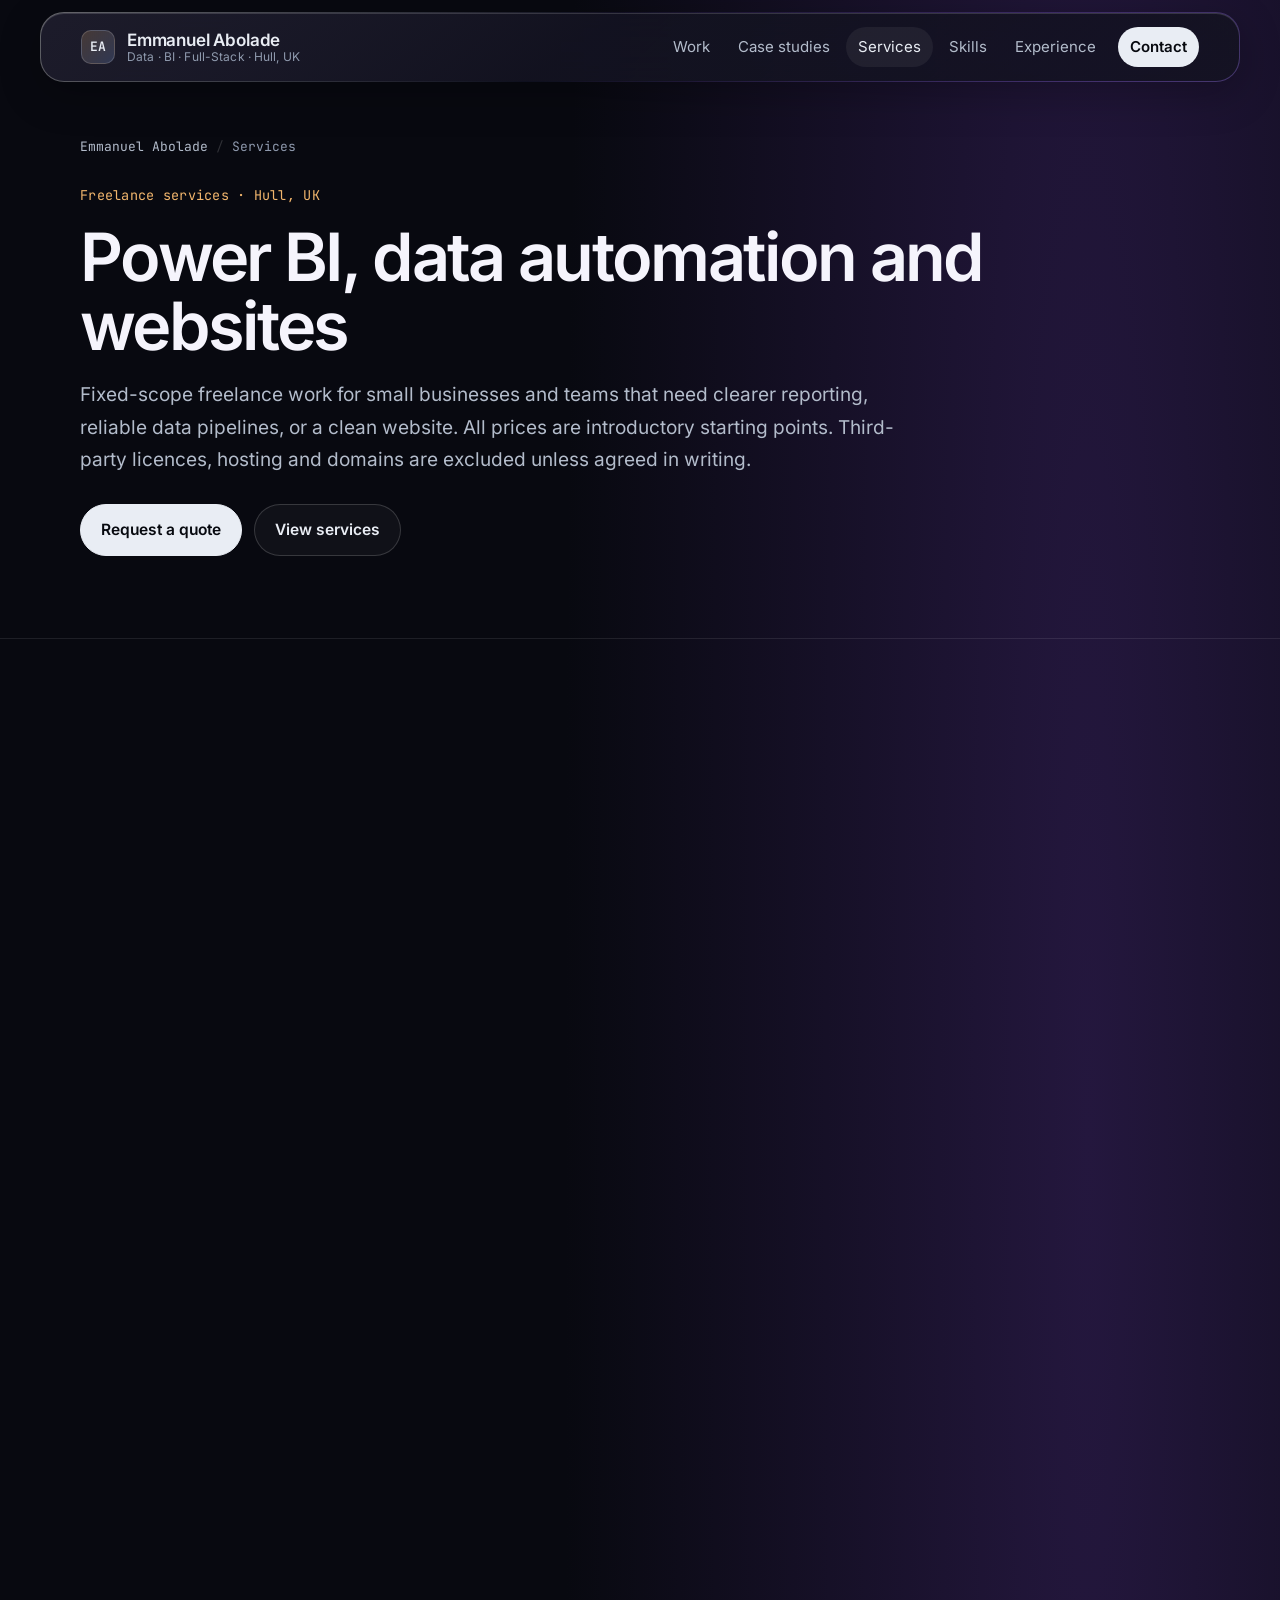
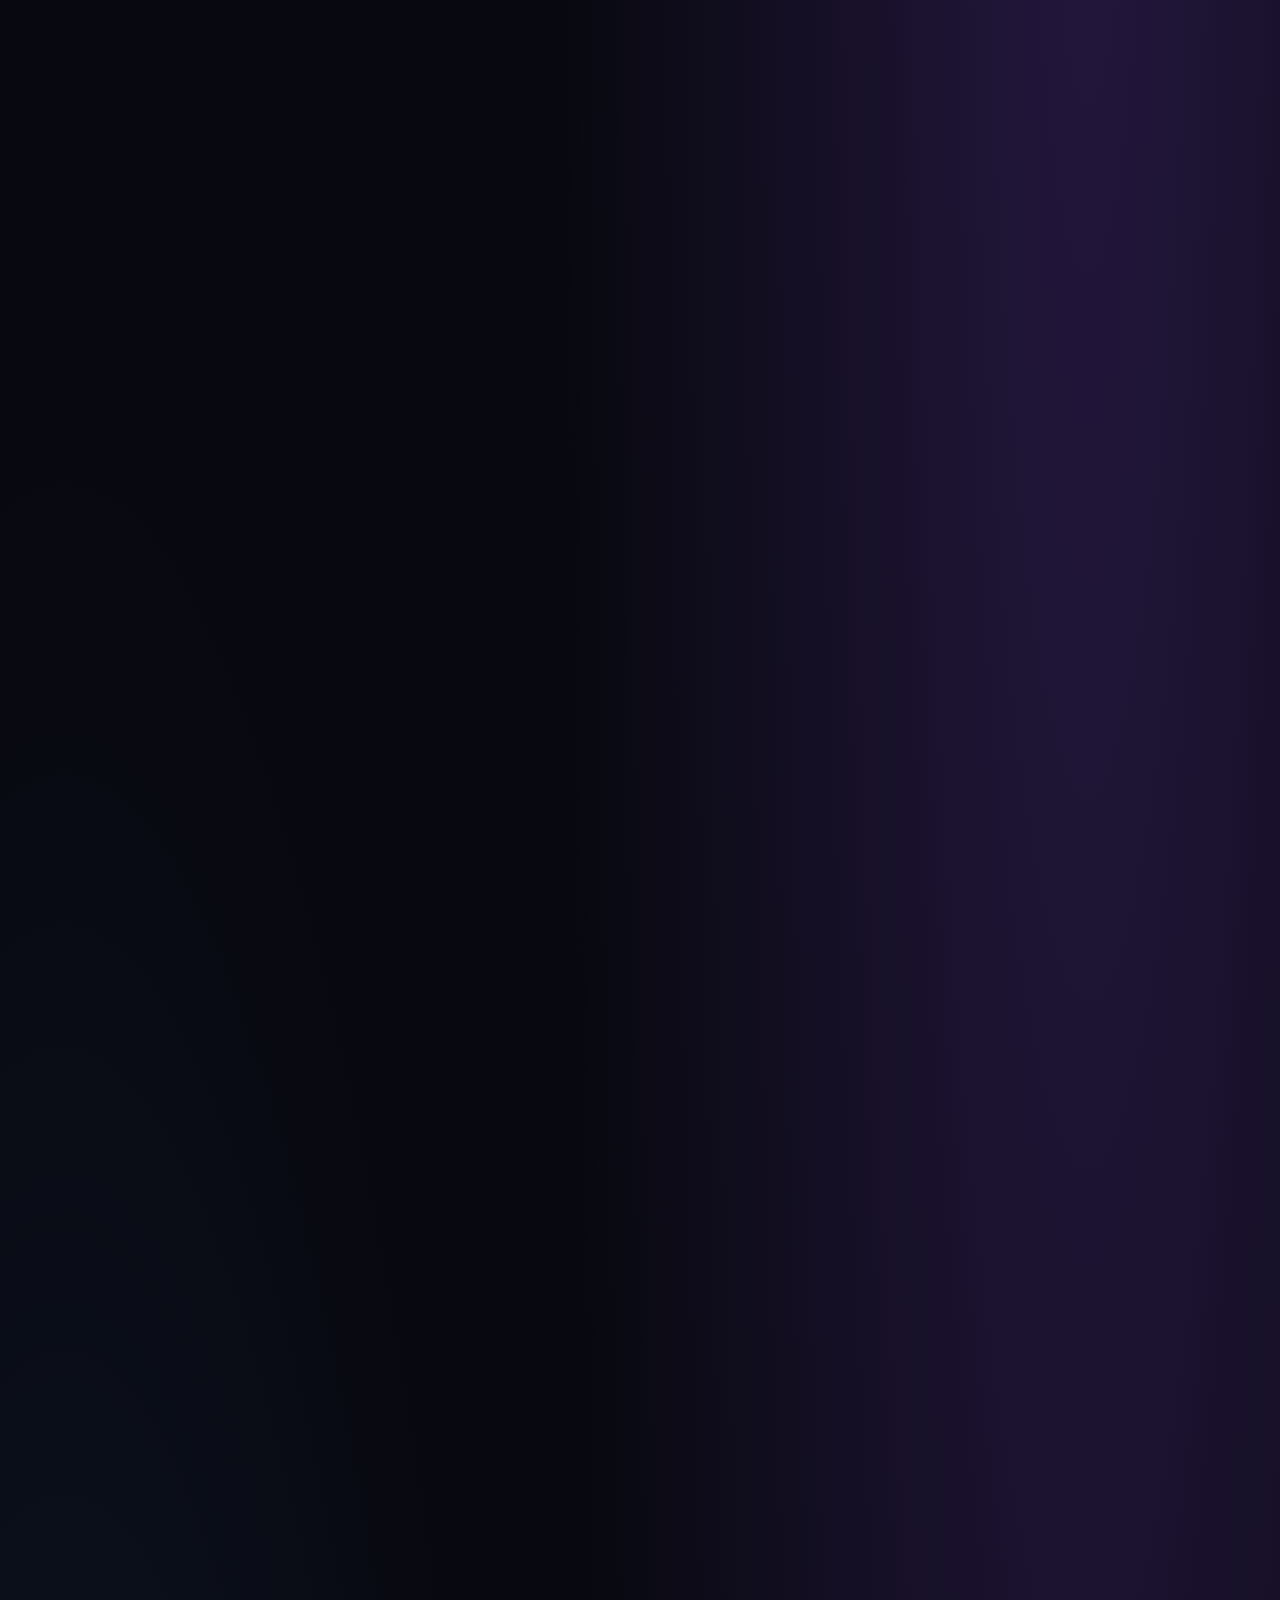
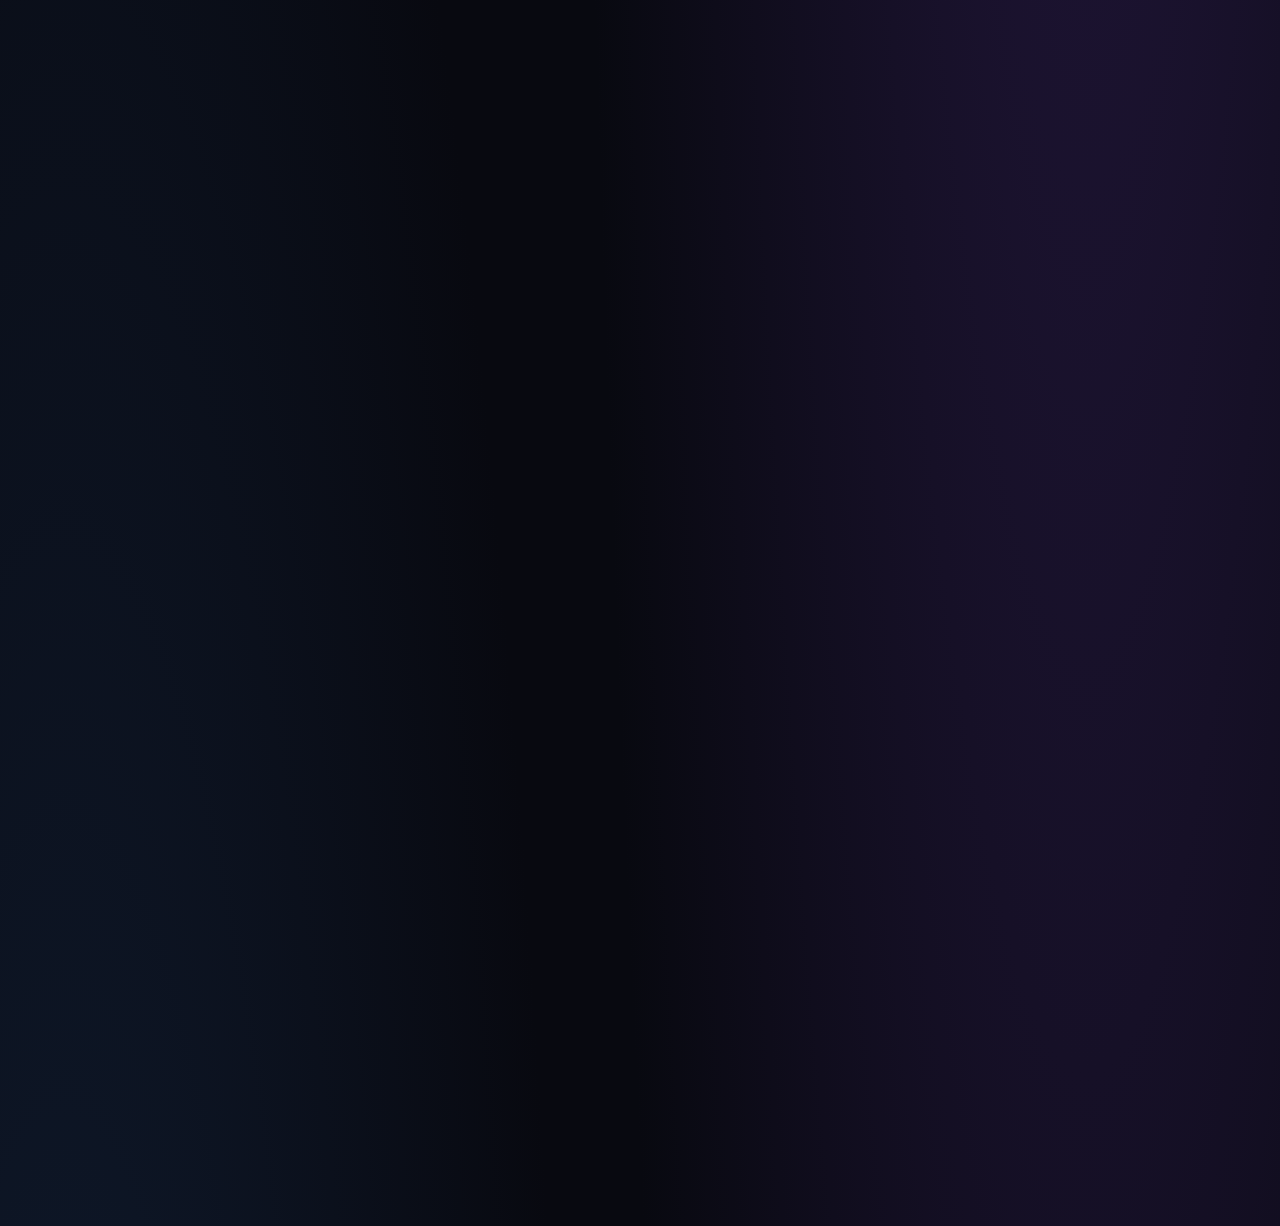
<file: services/index.html>
<!DOCTYPE html>
<html lang="en-GB" class="no-js">
<head>
<meta charset="UTF-8">
<meta name="viewport" content="width=device-width, initial-scale=1">
<title>Freelance Services — Power BI, SQL, Python & Web Development | Emmanuel Abolade</title>
<meta name="description" content="Freelance services from Emmanuel Abolade in Hull, UK: Power BI dashboards, SQL and Python data automation, payment integrations, custom WhatsApp Business bots, small business websites and custom web tools. Starting prices shown.">
<meta name="robots" content="index, follow">
<meta name="author" content="Emmanuel Abolade">
<link rel="canonical" href="https://aboladlabs.com/services/">
<meta name="theme-color" content="#07090f">
<meta name="color-scheme" content="dark">
<link rel="icon" href="/favicon.svg" type="image/svg+xml">
<meta property="og:type" content="website">
<meta property="og:title" content="Freelance Services — Power BI, SQL, Python & Web Development | Emmanuel Abolade">
<meta property="og:description" content="Freelance services from Emmanuel Abolade in Hull, UK: Power BI dashboards, SQL and Python data automation, payment integrations, custom WhatsApp Business bots, small business websites and custom web tools. Starting prices shown.">
<meta property="og:url" content="https://aboladlabs.com/services/">
<meta property="og:site_name" content="Emmanuel Abolade">
<meta property="og:locale" content="en_GB">
<meta property="og:image" content="https://aboladlabs.com/assets/og-image.png">
<meta property="og:image:type" content="image/png">
<meta property="og:image:width" content="1200">
<meta property="og:image:height" content="630">
<meta property="og:image:alt" content="Emmanuel Abolade: Data Analyst, Business Intelligence Developer and Full-Stack Software Developer, Hull, UK.">
<meta name="twitter:card" content="summary_large_image">
<meta name="twitter:title" content="Freelance Services — Power BI, SQL, Python & Web Development | Emmanuel Abolade">
<meta name="twitter:description" content="Freelance services from Emmanuel Abolade in Hull, UK: Power BI dashboards, SQL and Python data automation, payment integrations, custom WhatsApp Business bots, small business websites and custom web tools.">
<meta name="twitter:image" content="https://aboladlabs.com/assets/og-image.png">
<meta name="twitter:image:alt" content="Emmanuel Abolade: Data Analyst, Business Intelligence Developer and Full-Stack Software Developer, Hull, UK.">
<script>(function(d){d.className='js'+(matchMedia('(prefers-reduced-motion: reduce)').matches?'':' motion')})(document.documentElement)</script>
<link rel="preload" href="/assets/fonts/inter-var.woff2" as="font" type="font/woff2" crossorigin>
<link rel="preload" href="/assets/fonts/jetbrains-mono-var.woff2" as="font" type="font/woff2" crossorigin>
<link rel="stylesheet" href="/assets/css/site.css">
<script src="/assets/js/site.js" defer></script>
<style>
.pricing-grid{display:grid;grid-template-columns:repeat(auto-fit,minmax(280px,1fr));gap:20px;margin:32px 0}
.price-card{border:1px solid var(--line);border-radius:var(--radius);background:linear-gradient(180deg,rgba(255,255,255,.04),rgba(255,255,255,.01));padding:24px;display:flex;flex-direction:column;gap:12px}
.price-card h3{margin:0;font-size:20px;letter-spacing:-.02em}
.price{font-size:28px;font-weight:600;letter-spacing:-.03em;color:var(--amber)}
.price small{font-size:14px;font-weight:500;color:var(--text-3);display:block;margin-top:2px}
.price-card ul{margin:0;padding-left:18px;color:var(--text-2);font-size:15px}
.price-card ul li{margin:6px 0}
.scope,.process,.safeguards{margin:48px 0}
.scope h2,.process h2,.safeguards h2{font-size:clamp(28px,3vw,36px);margin:0 0 16px}
.case-links{display:flex;flex-wrap:wrap;gap:10px;margin:16px 0}
.case-links a{display:inline-flex;align-items:center;gap:6px;padding:8px 14px;border:1px solid var(--line-2);border-radius:999px;text-decoration:none;color:var(--text-2);font-size:14px}
.case-links a:hover{color:#fff;border-color:var(--azure)}
@media (max-width:640px){.pricing-grid{grid-template-columns:1fr}}
</style>
<script type="application/ld+json">
{
  "@context": "https://schema.org",
  "@graph": [
    {
      "@type": "WebPage",
      "@id": "https://aboladlabs.com/services/#webpage",
      "url": "https://aboladlabs.com/services/",
      "name": "Freelance Services — Power BI, SQL, Python & Web Development | Emmanuel Abolade",
      "description": "Freelance services from Emmanuel Abolade in Hull, UK: Power BI dashboards, SQL and Python data automation, payment integrations, custom WhatsApp Business bots, small business websites and custom web tools. Starting prices shown.",
      "inLanguage": "en-GB",
      "isPartOf": {
        "@id": "https://aboladlabs.com/#website"
      },
      "datePublished": "2026-11-16T14:52:20+00:00",
      "dateModified": "2026-11-27T16:06:03+00:00",
      "author": {
        "@id": "https://aboladlabs.com/#person",
        "@type": "Person",
        "name": "Emmanuel Abolade",
        "url": "https://aboladlabs.com/"
      },
      "about": {
        "@id": "https://aboladlabs.com/#person",
        "@type": "Person"
      },
      "provider": {
        "@id": "https://aboladlabs.com/#person",
        "@type": "Person"
      },
      "mainEntity": {
        "@id": "https://aboladlabs.com/services/#offercatalog"
      },
      "breadcrumb": {
        "@id": "https://aboladlabs.com/services/#breadcrumb"
      },
      "primaryImageOfPage": {
        "@type": "ImageObject",
        "url": "https://aboladlabs.com/assets/og-image.png",
        "width": 1200,
        "height": 630
      }
    },
    {
      "@type": "OfferCatalog",
      "@id": "https://aboladlabs.com/services/#offercatalog",
      "name": "Services and starting prices",
      "description": "Prices are proposed starting points for typical small engagements, not market averages or fixed quotes. Scope is agreed in writing before work starts. All prices are introductory starting points. Third-party licences, hosting and domains are excluded unless agreed in writing.",
      "url": "https://aboladlabs.com/services/",
      "itemListElement": [
        {
          "@type": "ListItem",
          "position": 1,
          "item": {
            "@type": "Service",
            "name": "Power BI Dashboards & KPI Reporting",
            "description": "3–5 report pages with agreed data sources and KPIs. Power Query, modelling and DAX as needed. Data validation and handover documentation. Two consolidated revision rounds. Power BI package covers 3–5 report pages, agreed sources and KPIs, modelling/DAX, validation, handover and two revision rounds.",
            "provider": {
              "@id": "https://aboladlabs.com/#person",
              "@type": "Person",
              "name": "Emmanuel Abolade",
              "url": "https://aboladlabs.com/"
            },
            "offers": {
              "@type": "Offer",
              "priceCurrency": "GBP",
              "description": "from £395, typical 3–5 page report. Prices are proposed starting points for typical small engagements, not market averages or fixed quotes. Scope is agreed in writing before work starts. All prices are introductory starting points. Third-party licences, hosting and domains are excluded unless agreed in writing.",
              "priceSpecification": {
                "@type": "PriceSpecification",
                "priceCurrency": "GBP",
                "minPrice": 395,
                "description": "from £395, typical 3–5 page report"
              }
            }
          }
        },
        {
          "@type": "ListItem",
          "position": 2,
          "item": {
            "@type": "Service",
            "name": "Excel, CSV & Power Query Reporting",
            "description": "Cleaned data model in Excel or Power Query. Pivot tables, charts or basic dashboards. Documented refresh steps. One revision round.",
            "provider": {
              "@id": "https://aboladlabs.com/#person",
              "@type": "Person",
              "name": "Emmanuel Abolade",
              "url": "https://aboladlabs.com/"
            },
            "offers": {
              "@type": "Offer",
              "priceCurrency": "GBP",
              "description": "from £95, single workbook or refresh. Prices are proposed starting points for typical small engagements, not market averages or fixed quotes. Scope is agreed in writing before work starts. All prices are introductory starting points. Third-party licences, hosting and domains are excluded unless agreed in writing.",
              "priceSpecification": {
                "@type": "PriceSpecification",
                "priceCurrency": "GBP",
                "minPrice": 95,
                "description": "from £95, single workbook or refresh"
              }
            }
          }
        },
        {
          "@type": "ListItem",
          "position": 3,
          "item": {
            "@type": "Service",
            "name": "SQL, Python & Data Automation",
            "description": "SQL queries, Python scripts or scheduled jobs. Data cleaning, transformation or simple APIs. Basic error handling and documentation. One revision round.",
            "provider": {
              "@id": "https://aboladlabs.com/#person",
              "@type": "Person",
              "name": "Emmanuel Abolade",
              "url": "https://aboladlabs.com/"
            },
            "offers": {
              "@type": "Offer",
              "priceCurrency": "GBP",
              "description": "from £175, script or pipeline. Prices are proposed starting points for typical small engagements, not market averages or fixed quotes. Scope is agreed in writing before work starts. All prices are introductory starting points. Third-party licences, hosting and domains are excluded unless agreed in writing.",
              "priceSpecification": {
                "@type": "PriceSpecification",
                "priceCurrency": "GBP",
                "minPrice": 175,
                "description": "from £175, script or pipeline"
              }
            }
          }
        },
        {
          "@type": "ListItem",
          "position": 4,
          "item": {
            "@type": "Service",
            "name": "Small Business Websites",
            "description": "Responsive design, basic enquiry form. Client-supplied content and basic technical SEO. Deployment assistance. Two consolidated revision rounds. Website package covers up to five public pages, responsive design, basic enquiry form, client-supplied content, basic technical SEO, deployment help and two revision rounds. Authentication, complex third-party integrations and custom applications are quoted separately.",
            "provider": {
              "@id": "https://aboladlabs.com/#person",
              "@type": "Person",
              "name": "Emmanuel Abolade",
              "url": "https://aboladlabs.com/"
            },
            "offers": {
              "@type": "Offer",
              "priceCurrency": "GBP",
              "description": "from £750, up to five public pages. Prices are proposed starting points for typical small engagements, not market averages or fixed quotes. Scope is agreed in writing before work starts. All prices are introductory starting points. Third-party licences, hosting and domains are excluded unless agreed in writing.",
              "priceSpecification": {
                "@type": "PriceSpecification",
                "priceCurrency": "GBP",
                "minPrice": 750,
                "description": "from £750, up to five public pages"
              }
            }
          }
        },
        {
          "@type": "ListItem",
          "position": 5,
          "item": {
            "@type": "Service",
            "name": "Website Fixes & Improvements",
            "description": "Bug fixes, content updates, layout tweaks. Performance or accessibility improvements. Quoted per task after brief review.",
            "provider": {
              "@id": "https://aboladlabs.com/#person",
              "@type": "Person",
              "name": "Emmanuel Abolade",
              "url": "https://aboladlabs.com/"
            },
            "offers": {
              "@type": "Offer",
              "priceCurrency": "GBP",
              "description": "from £75, per discrete task. Prices are proposed starting points for typical small engagements, not market averages or fixed quotes. Scope is agreed in writing before work starts. All prices are introductory starting points. Third-party licences, hosting and domains are excluded unless agreed in writing.",
              "priceSpecification": {
                "@type": "PriceSpecification",
                "priceCurrency": "GBP",
                "minPrice": 75,
                "description": "from £75, per discrete task"
              }
            }
          }
        },
        {
          "@type": "ListItem",
          "position": 6,
          "item": {
            "@type": "Service",
            "name": "Custom Web Applications, APIs & Business Tools",
            "description": "React, Next.js, FastAPI or similar. Authentication, payments or integrations quoted separately. Paid discovery or trial available. custom quotation.",
            "provider": {
              "@id": "https://aboladlabs.com/#person",
              "@type": "Person",
              "name": "Emmanuel Abolade",
              "url": "https://aboladlabs.com/"
            },
            "offers": {
              "@type": "Offer",
              "description": "custom quotation. Prices are proposed starting points for typical small engagements, not market averages or fixed quotes. Scope is agreed in writing before work starts. All prices are introductory starting points. Third-party licences, hosting and domains are excluded unless agreed in writing."
            }
          }
        },
        {
          "@type": "ListItem",
          "position": 7,
          "item": {
            "@type": "Service",
            "name": "White-label React, Next.js & Power BI",
            "description": "Development support for agencies or teams. Power BI or front-end work under your brand. Trial project or ongoing retainer. paid trial or custom.",
            "provider": {
              "@id": "https://aboladlabs.com/#person",
              "@type": "Person",
              "name": "Emmanuel Abolade",
              "url": "https://aboladlabs.com/"
            },
            "offers": {
              "@type": "Offer",
              "description": "paid trial or custom. Prices are proposed starting points for typical small engagements, not market averages or fixed quotes. Scope is agreed in writing before work starts. All prices are introductory starting points. Third-party licences, hosting and domains are excluded unless agreed in writing."
            }
          }
        },
        {
          "@type": "ListItem",
          "position": 8,
          "item": {
            "@type": "Service",
            "name": "Payment Integration & Business Automation",
            "description": "Stripe Checkout or Payment Links for small businesses, startups, SaaS, marketplaces and job boards. Signature-verified payment webhooks. Idempotent, duplicate-resistant payment recording. Protected reconciliation and an automated nightly check. Test-to-live handover and documentation. Custom REST APIs and PostgreSQL integrations. custom quotation.",
            "provider": {
              "@id": "https://aboladlabs.com/#person",
              "@type": "Person",
              "name": "Emmanuel Abolade",
              "url": "https://aboladlabs.com/"
            },
            "url": "https://aboladlabs.com/services/#payment-integration",
            "offers": {
              "@type": "Offer",
              "description": "custom quotation. Prices are proposed starting points for typical small engagements, not market averages or fixed quotes. Scope is agreed in writing before work starts. All prices are introductory starting points. Third-party licences, hosting and domains are excluded unless agreed in writing."
            }
          }
        },
        {
          "@type": "ListItem",
          "position": 9,
          "item": {
            "@type": "Service",
            "name": "Custom WhatsApp Business bots",
            "description": "AI plus rule-based flows, so prices and payment details stay exact. Orders, bookings and payment links in the chat. English, Pidgin and Yoruba. Orders and bookings written to Google Sheets. custom quote.",
            "provider": {
              "@id": "https://aboladlabs.com/#person",
              "@type": "Person",
              "name": "Emmanuel Abolade",
              "url": "https://aboladlabs.com/"
            },
            "url": "https://aboladlabs.com/services/#whatsapp-bots",
            "offers": {
              "@type": "Offer",
              "description": "custom quote. Prices are proposed starting points for typical small engagements, not market averages or fixed quotes. Scope is agreed in writing before work starts. All prices are introductory starting points. Third-party licences, hosting and domains are excluded unless agreed in writing."
            }
          }
        },
        {
          "@type": "ListItem",
          "position": 10,
          "item": {
            "@type": "Service",
            "name": "Website care",
            "description": "Website care (optional, £39–£59/month) covers agreed maintenance and dependency updates, basic uptime checks, up to 30 minutes of minor content changes monthly, and a response target of three business days. Ongoing plans require one month’s notice to cancel.",
            "provider": {
              "@id": "https://aboladlabs.com/#person",
              "@type": "Person",
              "name": "Emmanuel Abolade",
              "url": "https://aboladlabs.com/"
            },
            "offers": {
              "@type": "Offer",
              "priceCurrency": "GBP",
              "description": "Website care (optional, £39–£59/month)",
              "priceSpecification": {
                "@type": "UnitPriceSpecification",
                "priceCurrency": "GBP",
                "minPrice": 39,
                "maxPrice": 59,
                "unitText": "month",
                "description": "Website care (optional, £39–£59/month)"
              }
            }
          }
        },
        {
          "@type": "ListItem",
          "position": 11,
          "item": {
            "@type": "Service",
            "name": "Monthly Power BI reporting",
            "description": "Monthly Power BI reporting (optional, £150–£300/month) covers one agreed refresh and up to two hours of minor changes. Ongoing plans require one month’s notice to cancel.",
            "provider": {
              "@id": "https://aboladlabs.com/#person",
              "@type": "Person",
              "name": "Emmanuel Abolade",
              "url": "https://aboladlabs.com/"
            },
            "offers": {
              "@type": "Offer",
              "priceCurrency": "GBP",
              "description": "Monthly Power BI reporting (optional, £150–£300/month)",
              "priceSpecification": {
                "@type": "UnitPriceSpecification",
                "priceCurrency": "GBP",
                "minPrice": 150,
                "maxPrice": 300,
                "unitText": "month",
                "description": "Monthly Power BI reporting (optional, £150–£300/month)"
              }
            }
          }
        }
      ]
    },
    {
      "@type": "BreadcrumbList",
      "@id": "https://aboladlabs.com/services/#breadcrumb",
      "itemListElement": [
        {
          "@type": "ListItem",
          "position": 1,
          "name": "Emmanuel Abolade",
          "item": "https://aboladlabs.com/"
        },
        {
          "@type": "ListItem",
          "position": 2,
          "name": "Services",
          "item": "https://aboladlabs.com/services/"
        }
      ]
    }
  ]
}
</script>
<link rel="stylesheet" href="/assets/css/liquid-v3.css">
</head>
<body>
<a class="skip" href="#main">Skip to content</a>
<header class="site-header">
<div class="wrap bar">
<a class="brand" href="/"><span class="brand-mark" aria-hidden="true">EA</span><span>Emmanuel Abolade<small>Data · BI · Full-Stack · Hull, UK</small></span></a>
<button class="menu-btn" type="button" aria-expanded="false" aria-controls="site-nav" aria-label="Open menu"><svg viewBox="0 0 20 20" fill="none" aria-hidden="true"><path d="M3 6h14M3 10h14M3 14h14" stroke="currentColor" stroke-width="1.6" stroke-linecap="round"/></svg></button>
<nav id="site-nav" class="nav" aria-label="Primary">
<a href="/#work">Work</a>
<a href="/projects/">Case studies</a>
<a href="/services/" aria-current="page">Services</a>
<a href="/#skills">Skills</a>
<a href="/#experience">Experience</a>
<a href="/#contact" class="nav-cta">Contact</a>
</nav>
</div>
</header>
<main id="main">
<section class="page-hero">
<div class="grid-bg" aria-hidden="true"></div>
<div class="wrap">
<nav class="crumbs" aria-label="Breadcrumb"><ol><li><a href="/">Emmanuel Abolade</a></li><li aria-current="page">Services</li></ol></nav>
<p class="kicker">Freelance services · Hull, UK</p>
<h1>Power BI, data automation and websites</h1>
<p class="lede">Fixed-scope freelance work for small businesses and teams that need clearer reporting, reliable data pipelines, or a clean website. All prices are introductory starting points. Third-party licences, hosting and domains are excluded unless agreed in writing.</p>
<div class="actions">
<a class="btn btn-primary" href="mailto:hello@aboladlabs.com?subject=Freelance%20enquiry">Request a quote</a>
<a class="btn" href="#services">View services</a>
</div>
</div>
</section>
<div class="wrap">
<section id="services" class="hub-section" style="padding-top:40px">
<h2>Services and starting prices</h2>
<p>Prices are proposed starting points for typical small engagements, not market averages or fixed quotes. Scope is agreed in writing before work starts.</p>
<div class="pricing-grid">
<article class="price-card">
<h3>Power BI Dashboards & KPI Reporting</h3>
<p class="price">from £395 <small>typical 3–5 page report</small></p>
<ul>
<li>3–5 report pages with agreed data sources and KPIs</li>
<li>Power Query, modelling and DAX as needed</li>
<li>Data validation and handover documentation</li>
<li>Two consolidated revision rounds</li>
</ul>
</article>
<article class="price-card">
<h3>Excel, CSV & Power Query Reporting</h3>
<p class="price">from £95 <small>single workbook or refresh</small></p>
<ul>
<li>Cleaned data model in Excel or Power Query</li>
<li>Pivot tables, charts or basic dashboards</li>
<li>Documented refresh steps</li>
<li>One revision round</li>
</ul>
</article>
<article class="price-card">
<h3>SQL, Python & Data Automation</h3>
<p class="price">from £175 <small>script or pipeline</small></p>
<ul>
<li>SQL queries, Python scripts or scheduled jobs</li>
<li>Data cleaning, transformation or simple APIs</li>
<li>Basic error handling and documentation</li>
<li>One revision round</li>
</ul>
</article>
<article class="price-card">
<h3>Small Business Websites</h3>
<p class="price">from £750 <small>up to five public pages</small></p>
<ul>
<li>Responsive design, basic enquiry form</li>
<li>Client-supplied content and basic technical SEO</li>
<li>Deployment assistance</li>
<li>Two consolidated revision rounds</li>
</ul>
</article>
<article class="price-card">
<h3>Website Fixes & Improvements</h3>
<p class="price">from £75 <small>per discrete task</small></p>
<ul>
<li>Bug fixes, content updates, layout tweaks</li>
<li>Performance or accessibility improvements</li>
<li>Quoted per task after brief review</li>
</ul>
</article>
<article class="price-card">
<h3>Custom Web Applications, APIs & Business Tools</h3>
<p class="price">custom quotation</p>
<ul>
<li>React, Next.js, FastAPI or similar</li>
<li>Authentication, payments or integrations quoted separately</li>
<li>Paid discovery or trial available</li>
</ul>
</article>
<article class="price-card">
<h3>White-label React, Next.js & Power BI</h3>
<p class="price">paid trial or custom</p>
<ul>
<li>Development support for agencies or teams</li>
<li>Power BI or front-end work under your brand</li>
<li>Trial project or ongoing retainer</li>
</ul>
</article>

<article class="price-card" id="payment-integration">
<h3>Payment Integration &amp; Business Automation</h3>
<p class="price">custom quotation</p>
<ul>
<li>Stripe Checkout or Payment Links for small businesses, startups, SaaS, marketplaces and job boards</li>
<li>Signature-verified payment webhooks</li>
<li>Idempotent, duplicate-resistant payment recording</li>
<li>Protected reconciliation and an automated nightly check</li>
<li>Test-to-live handover and documentation</li>
<li>Custom REST APIs and PostgreSQL integrations</li>
<li>Technical example: <a href="/projects/jobs-api-stripe-payments/">Jobs API with Stripe payments</a> (<a href="https://github.com/aboladvisuals/jobs-api" rel="noopener">public code</a>)</li>
</ul>
</article>
<article class="price-card" id="whatsapp-bots">
<h3>Custom WhatsApp Business bots</h3>
<p class="price">custom quote</p>
<ul>
<li>AI plus rule-based flows, so prices and payment details stay exact</li>
<li>Orders, bookings and payment links in the chat</li>
<li>English, Pidgin and Yoruba</li>
<li>Orders and bookings written to Google Sheets</li>
<li>See example: <a href="/projects/whoiam-whatsapp-bot/">WHOIAM WhatsApp Assistant</a></li>
</ul>
</article>

</div>
</section>
<section class="scope">
<h2>What’s included and excluded</h2>
<p>Power BI package covers 3–5 report pages, agreed sources and KPIs, modelling/DAX, validation, handover and two revision rounds. Monthly support (optional) covers one agreed refresh and up to two hours of minor changes.</p>
<p>Website package covers up to five public pages, responsive design, basic enquiry form, client-supplied content, basic technical SEO, deployment help and two revision rounds. Authentication, complex third-party integrations and custom applications are quoted separately. Payment integration work is available under the <a href="#payment-integration">Payment Integration &amp; Business Automation</a> service.</p>
<p>Website care (optional, £39–£59/month) covers agreed maintenance and dependency updates, basic uptime checks, up to 30 minutes of minor content changes monthly, and a response target of three business days.</p>
<p>Monthly Power BI reporting (optional, £150–£300/month) covers one agreed refresh and up to two hours of minor changes.</p>
<p><strong>Excluded unless agreed in writing:</strong> third-party subscriptions, hosting, domains, Power BI licences, stock images, and complex third-party integrations.</p>
</section>
<section class="process">
<h2>Engagement process</h2>
<ol>
<li>Enquiry via email with a short description of what you need.</li>
<li>Scope agreement: we confirm deliverables, timeline and price in writing.</li>
<li>Deposit (typically 30–50% for fixed-scope work) to start.</li>
<li>Development and regular check-ins.</li>
<li>Review and consolidated revision rounds.</li>
<li>Final payment and handover of files, access and documentation.</li>
</ol>
<p>Ongoing plans require one month’s notice to cancel. Deposits, cancellations and refunds are governed by the agreed project terms and applicable UK consumer law. Any work completed before cancellation will be handled in accordance with those terms and legal rights. These are practical commercial terms, not a formal legal contract.</p>
</section>
<section>
<h2>Relevant case studies</h2>
<p>Examples of similar work (public portfolio projects only):</p>
<div class="case-links">
<a href="/projects/restaurant-financial-intelligence/">Restaurant Financial Intelligence</a>
<a href="/projects/clouddesk-support-root-cause/">CloudDesk Support Analytics</a>
<a href="/projects/controldeck-ng/">ControlDeck NG</a>
<a href="/projects/grandstay-hospitality-operations/">GrandStay Hospitality Operations</a>
<a href="/projects/fountain-of-prayer-church-platform/">RCCG Fountain of Prayer Hull website</a>
<a href="/projects/jobs-api-stripe-payments/">Jobs API with Stripe payments</a>
<a href="/projects/whoiam-whatsapp-bot/">WHOIAM WhatsApp Assistant</a>
</div>
</section>
<section class="safeguards" style="margin-bottom:64px">
<h2>Request a quote</h2>
<p>Email me with a short description of the work, any deadlines, and whether you need a fixed-scope quote or a trial. I will reply with questions or a proposed scope and price.</p>
<p><a class="btn btn-primary" href="mailto:hello@aboladlabs.com?subject=Freelance%20services%20enquiry">Email hello@aboladlabs.com</a></p>
<p style="color:var(--text-3);font-size:14px;margin-top:24px">All work is undertaken as an individual freelancer. Prices are introductory starting points and will be confirmed in writing for each engagement.</p>
</section>
</div>
</main>
<footer class="site-footer">
<div class="wrap">
<p>© 2026 Emmanuel Abolade · Hull, UK · <a href="/">Home</a> · <a href="/projects/">Case studies</a> · <a href="/services/">Services</a></p>
<p>AboladLabs is a trading name of Anuoluwapo Emmanuel Abolade · Hull, United Kingdom · <a href="mailto:hello@aboladlabs.com">hello@aboladlabs.com</a></p>
</div>
</footer>
<script src="/assets/js/liquid-v3.js" defer></script>
</body>
</html>
</file>
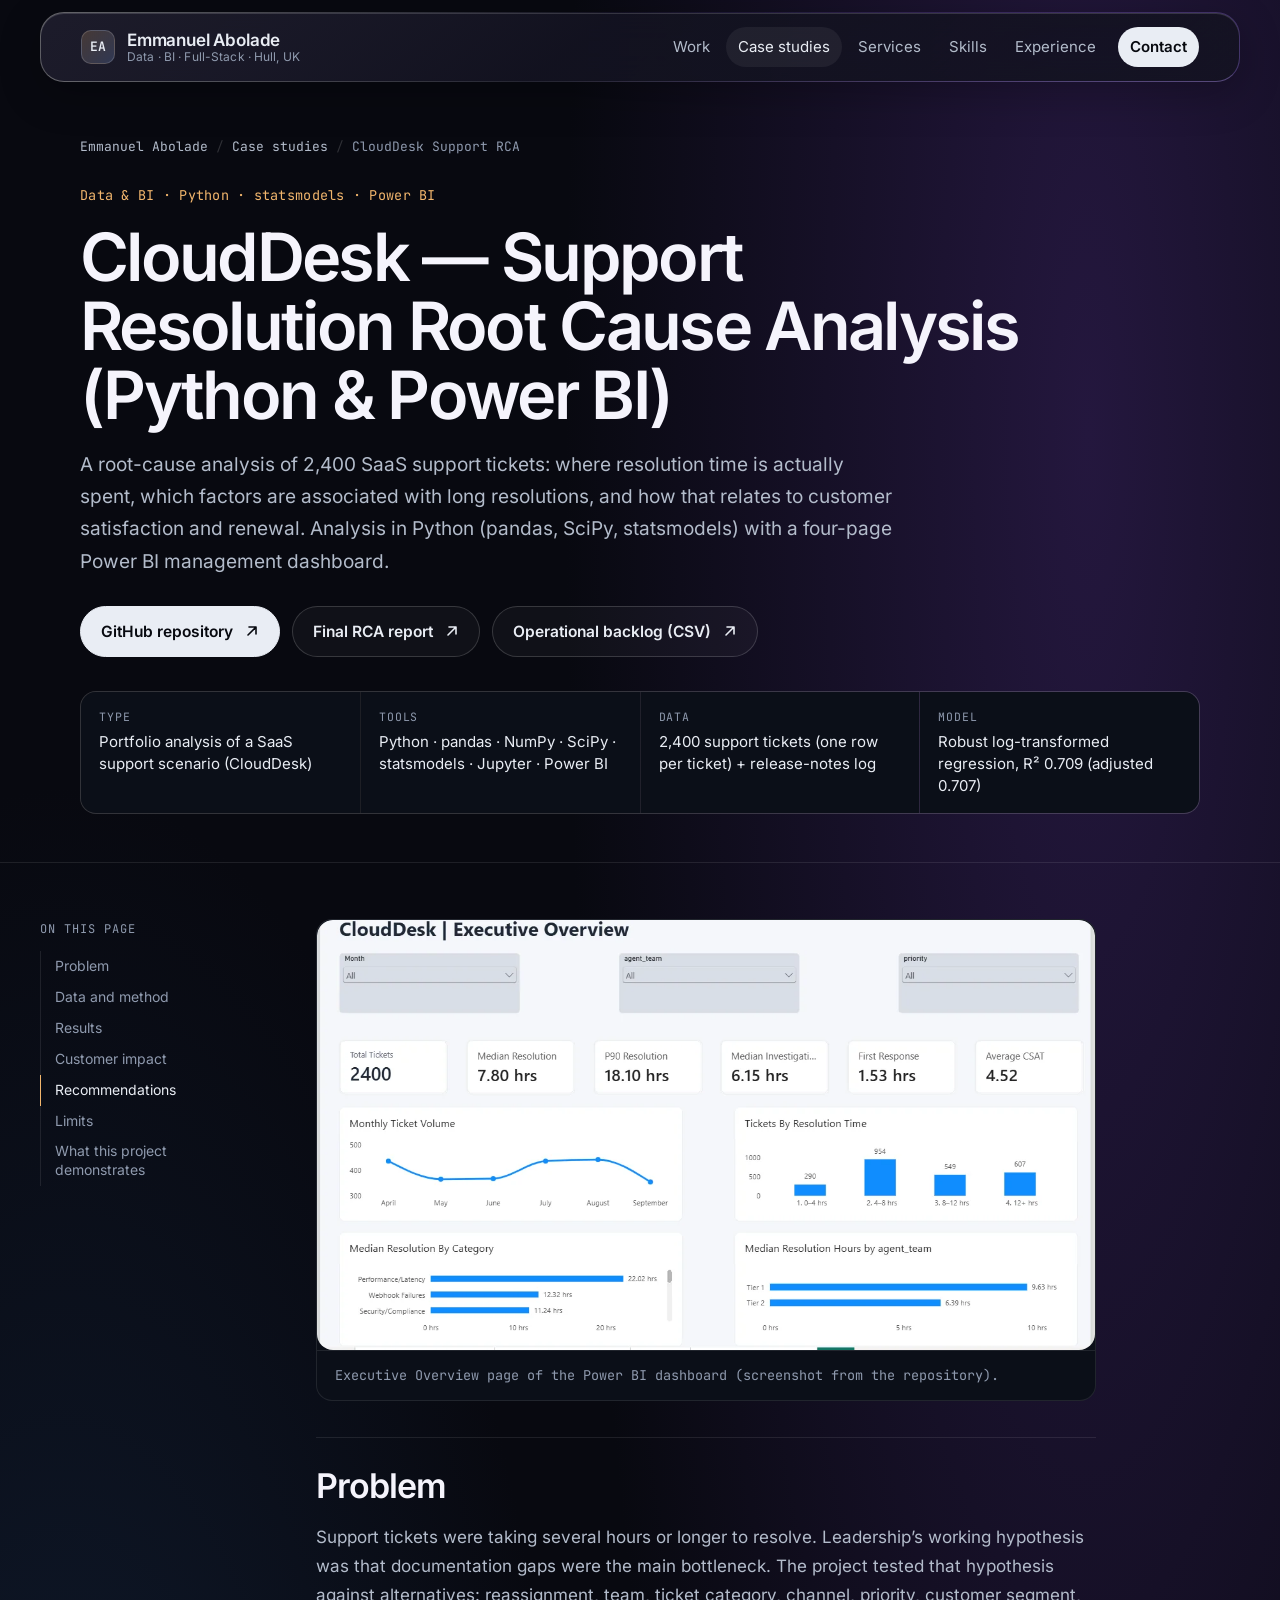
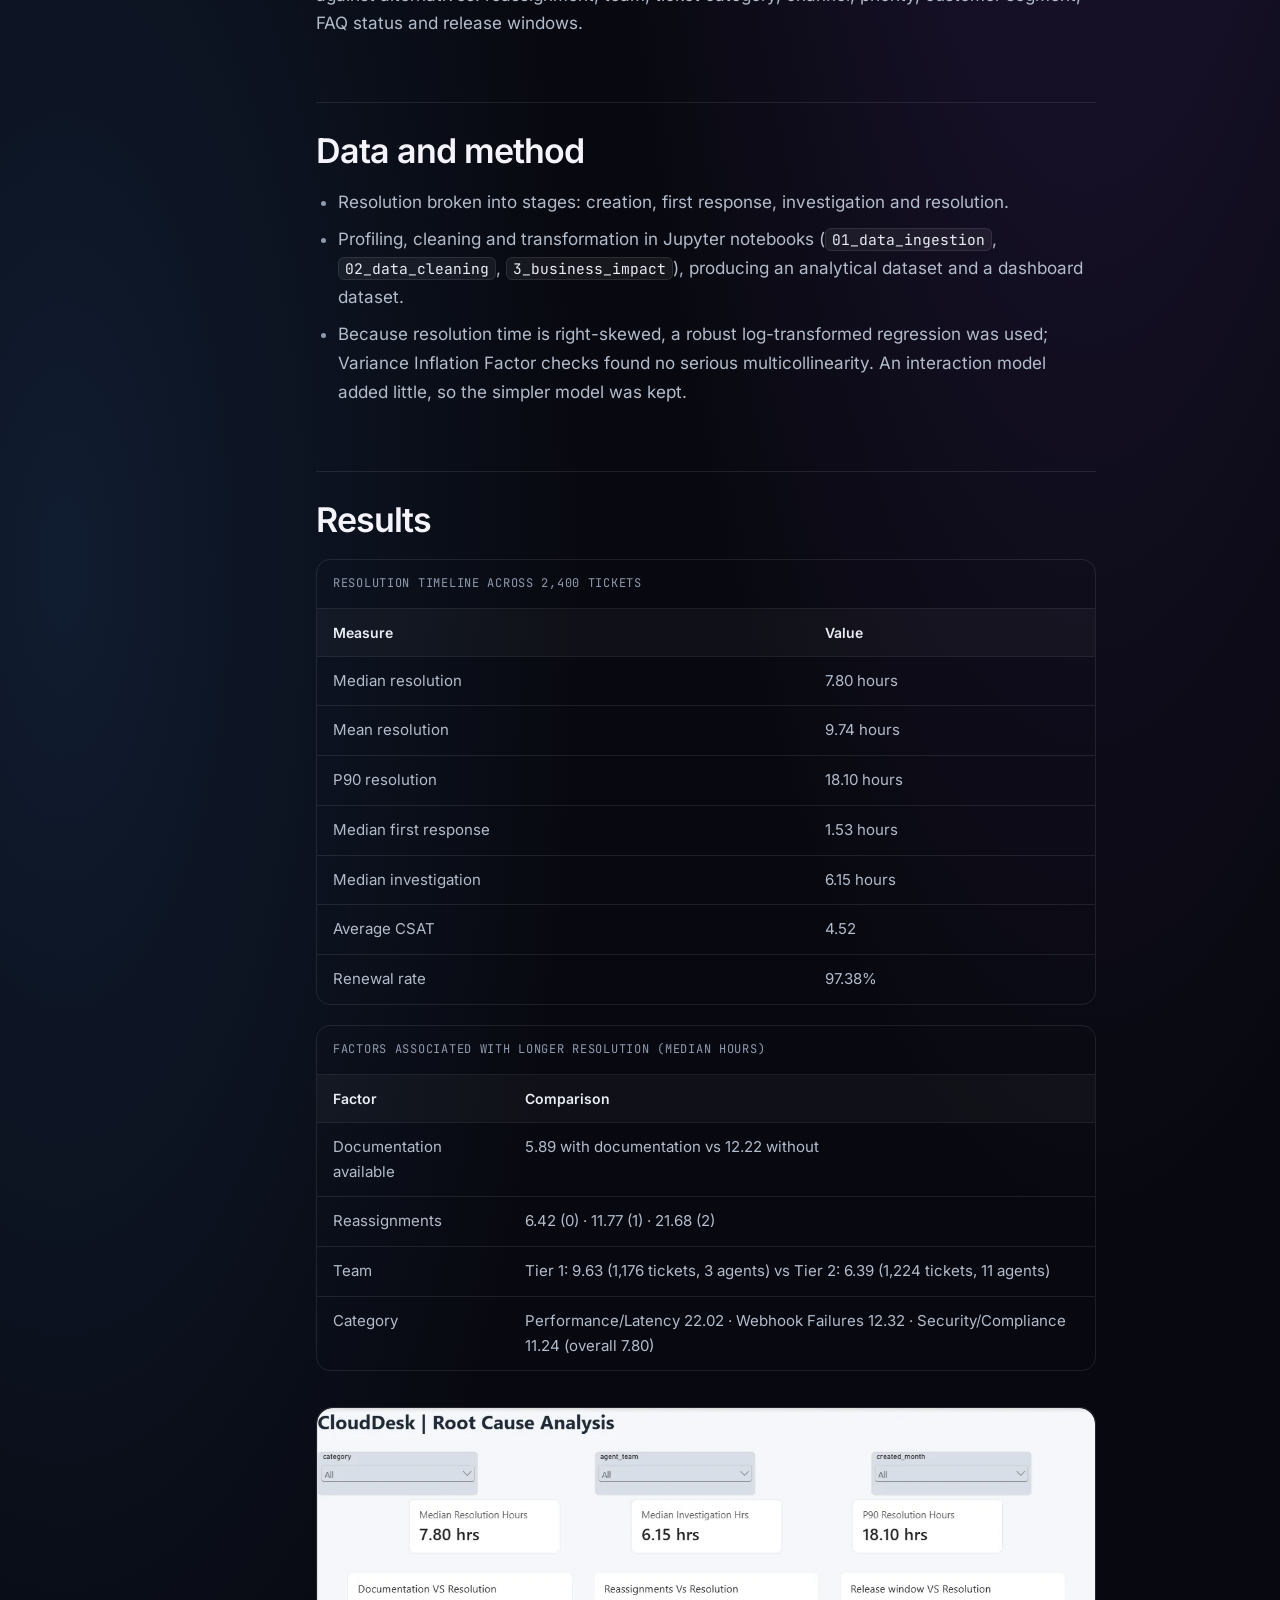
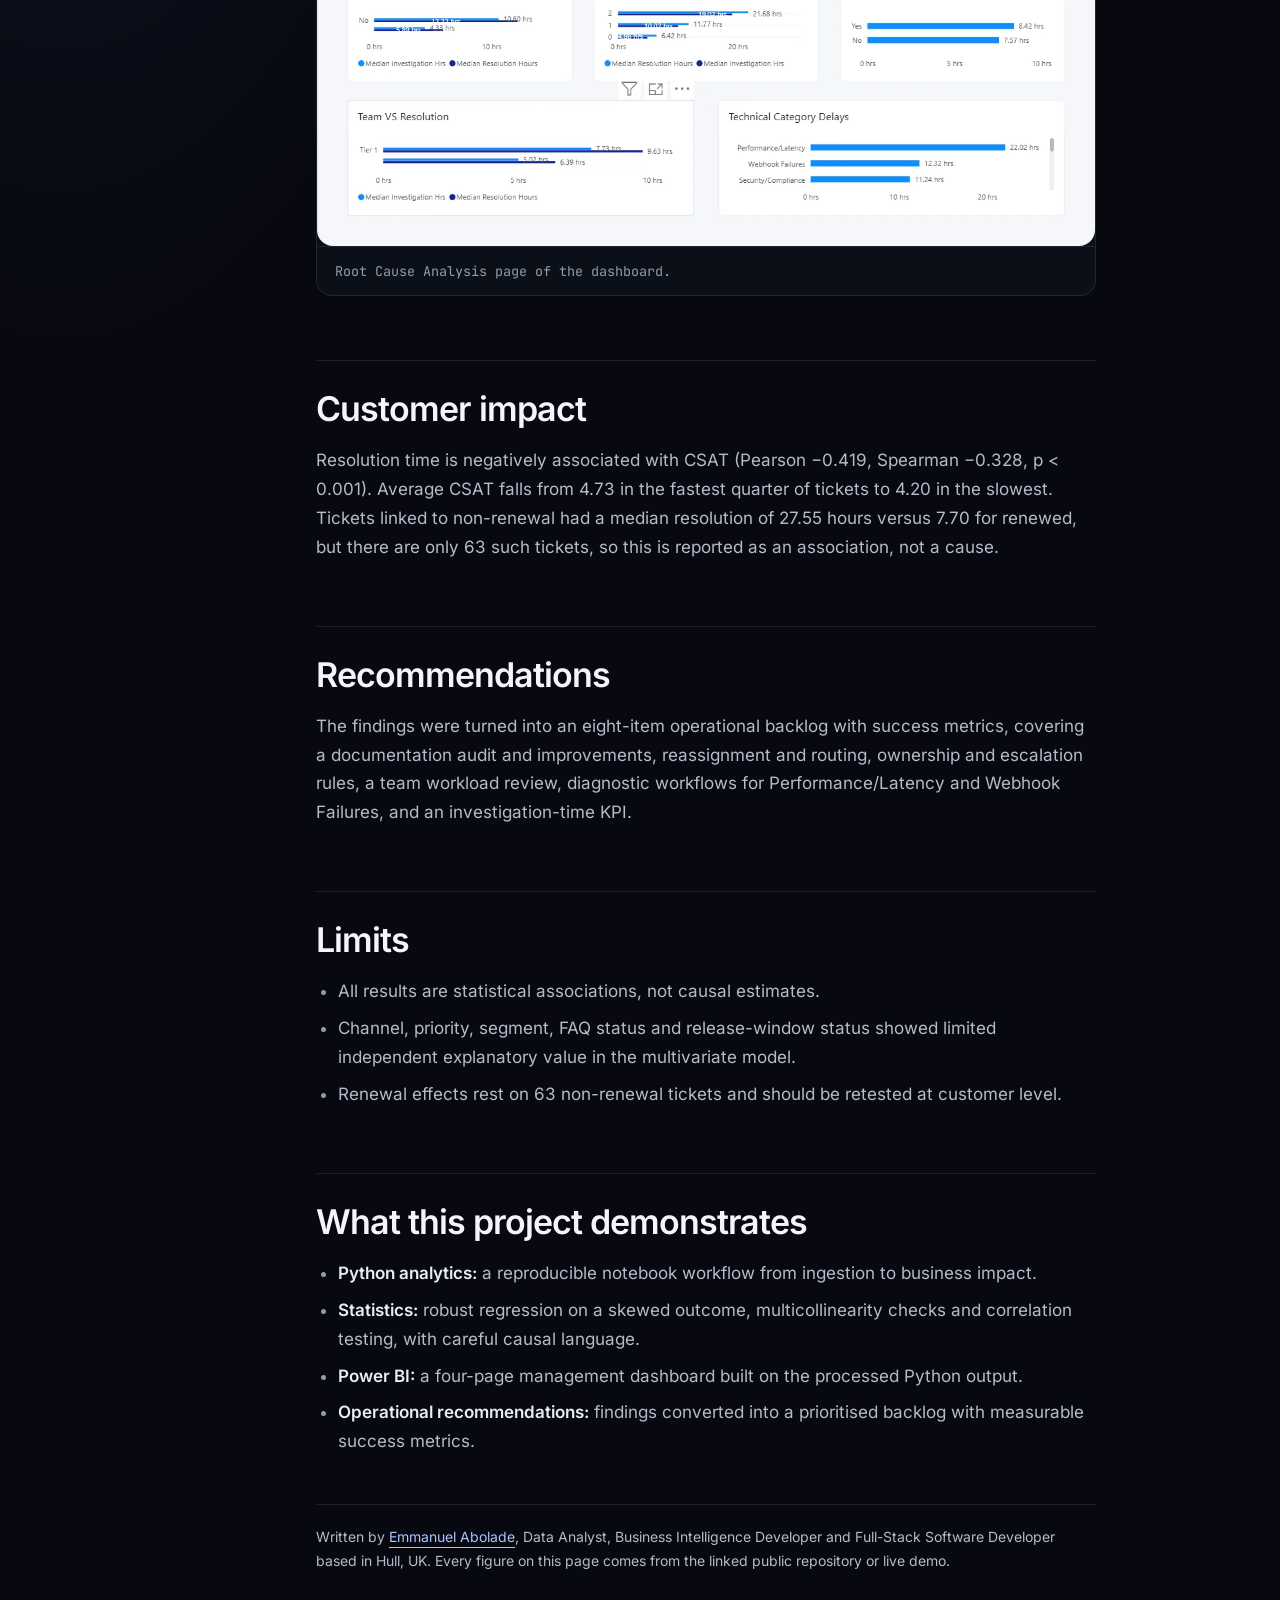
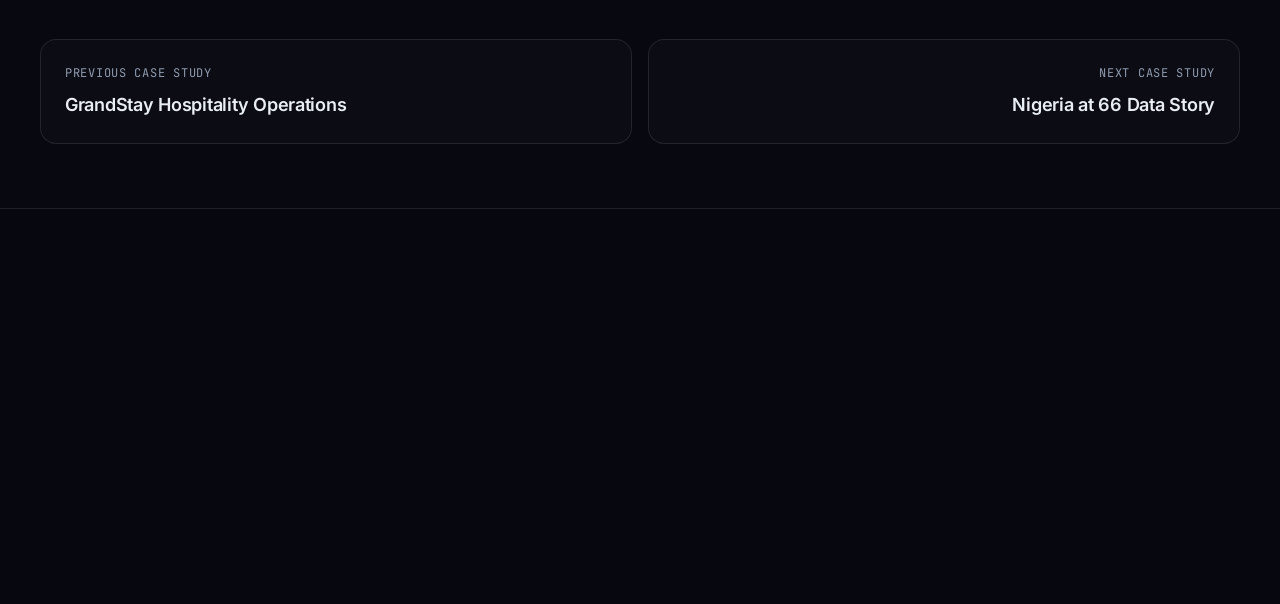
<file: projects/clouddesk-support-root-cause/index.html>
<!DOCTYPE html>
<html lang="en-GB" class="no-js">
<head>
<meta charset="UTF-8">
<meta name="viewport" content="width=device-width, initial-scale=1">
<title>CloudDesk Support Root Cause Analysis — Python &amp; Power BI Case Study | Emmanuel Abolade</title>
<meta name="description" content="Python, statsmodels and Power BI case study by Emmanuel Abolade: root-cause analysis of 2,400 SaaS support tickets, linking resolution time to CSAT.">
<meta name="robots" content="index, follow">
<meta name="author" content="Emmanuel Abolade">
<link rel="canonical" href="https://aboladlabs.com/projects/clouddesk-support-root-cause/">
<meta name="theme-color" content="#07090f">
<meta name="color-scheme" content="dark">
<link rel="icon" href="/favicon.svg" type="image/svg+xml">
<meta property="og:type" content="article">
<meta property="og:title" content="CloudDesk Support Root Cause Analysis — Python &amp; Power BI Case Study | Emmanuel Abolade">
<meta property="og:description" content="Python, statsmodels and Power BI case study by Emmanuel Abolade: root-cause analysis of 2,400 SaaS support tickets, linking resolution time to CSAT.">
<meta property="og:url" content="https://aboladlabs.com/projects/clouddesk-support-root-cause/">
<meta property="og:site_name" content="Emmanuel Abolade">
<meta property="og:locale" content="en_GB">
<meta property="og:image" content="https://aboladlabs.com/assets/og-image.png">
<meta property="og:image:type" content="image/png">
<meta property="og:image:width" content="1200">
<meta property="og:image:height" content="630">
<meta property="og:image:alt" content="Emmanuel Abolade: Data Analyst, Business Intelligence Developer and Full-Stack Software Developer, Hull, UK. aboladlabs.com">
<meta name="twitter:card" content="summary_large_image">
<meta name="twitter:title" content="CloudDesk Support Root Cause Analysis — Python &amp; Power BI Case Study | Emmanuel Abolade">
<meta name="twitter:description" content="Python, statsmodels and Power BI case study by Emmanuel Abolade: root-cause analysis of 2,400 SaaS support tickets, linking resolution time to CSAT.">
<meta name="twitter:image" content="https://aboladlabs.com/assets/og-image.png">
<meta name="twitter:image:alt" content="Emmanuel Abolade: Data Analyst, Business Intelligence Developer and Full-Stack Software Developer, Hull, UK. aboladlabs.com">
<script>(function(d){d.className='js'+(matchMedia('(prefers-reduced-motion: reduce)').matches?'':' motion')})(document.documentElement)</script>
<link rel="preload" href="/assets/fonts/inter-var.woff2" as="font" type="font/woff2" crossorigin>
<link rel="preload" href="/assets/fonts/jetbrains-mono-var.woff2" as="font" type="font/woff2" crossorigin>
<link rel="stylesheet" href="/assets/css/site.css">
<script src="/assets/js/site.js" defer></script>
<script type="application/ld+json">
{
  "@context": "https://schema.org",
  "@graph": [
    {
      "@type": "Article",
      "@id": "https://aboladlabs.com/projects/clouddesk-support-root-cause/#article",
      "headline": "CloudDesk — Support Resolution Root Cause Analysis (Python & Power BI)",
      "description": "Python, statsmodels and Power BI case study by Emmanuel Abolade: root-cause analysis of 2,400 SaaS support tickets, linking resolution time to CSAT.",
      "url": "https://aboladlabs.com/projects/clouddesk-support-root-cause/",
      "mainEntityOfPage": "https://aboladlabs.com/projects/clouddesk-support-root-cause/",
      "inLanguage": "en-GB",
      "author": {
        "@type": "Person",
        "@id": "https://aboladlabs.com/#person",
        "name": "Emmanuel Abolade",
        "url": "https://aboladlabs.com/"
      },
      "publisher": {
        "@id": "https://aboladlabs.com/#person"
      },
      "datePublished": "2026-11-11T22:30:57+00:00",
      "dateModified": "2026-11-21T15:02:53+00:00",
      "isPartOf": {
        "@id": "https://aboladlabs.com/#website"
      },
      "image": "https://aboladlabs.com/assets/screenshots/clouddesk-executive-overview.webp",
      "citation": [
        "https://github.com/aboladvisuals/clouddesk_analytics"
      ]
    },
    {
      "@type": "BreadcrumbList",
      "@id": "https://aboladlabs.com/projects/clouddesk-support-root-cause/#breadcrumb",
      "itemListElement": [
        {
          "@type": "ListItem",
          "position": 1,
          "name": "Emmanuel Abolade",
          "item": "https://aboladlabs.com/"
        },
        {
          "@type": "ListItem",
          "position": 2,
          "name": "Case studies",
          "item": "https://aboladlabs.com/projects/"
        },
        {
          "@type": "ListItem",
          "position": 3,
          "name": "CloudDesk Support RCA",
          "item": "https://aboladlabs.com/projects/clouddesk-support-root-cause/"
        }
      ]
    }
  ]
}
</script>
<link rel="stylesheet" href="/assets/css/liquid-v3.css">
</head>
<body>
<a class="skip" href="#main">Skip to content</a>
<header class="site-header solid">
<div class="wrap bar">
<a class="brand" href="/"><span class="brand-mark" aria-hidden="true">EA</span><span>Emmanuel Abolade<small>Data · BI · Full-Stack · Hull, UK</small></span></a>
<button class="menu-btn" type="button" aria-expanded="false" aria-controls="site-nav" aria-label="Open menu"><svg viewBox="0 0 20 20" fill="none" aria-hidden="true"><path d="M3 6h14M3 10h14M3 14h14" stroke="currentColor" stroke-width="1.6" stroke-linecap="round"/></svg></button>
<nav id="site-nav" class="nav" aria-label="Primary">
<a href="/#work">Work</a>
<a href="/projects/" aria-current="page">Case studies</a>
<a href="/services/">Services</a>
<a href="/#skills">Skills</a>
<a href="/#experience">Experience</a>
<a href="/#contact" class="nav-cta">Contact</a>
</nav>
</div>
</header>
<main id="main">
<section class="page-hero">
<div class="grid-bg" aria-hidden="true"></div>
<div class="wrap">
<nav class="crumbs" aria-label="Breadcrumb"><ol>
<li><a href="/">Emmanuel Abolade</a></li>
<li><a href="/projects/">Case studies</a></li>
<li aria-current="page">CloudDesk Support RCA</li>
</ol></nav>
<p class="kicker">Data &amp; BI · Python · statsmodels · Power BI</p>
<h1>CloudDesk — Support Resolution Root Cause Analysis (Python &amp; Power BI)</h1>
<p class="lede">A root-cause analysis of 2,400 SaaS support tickets: where resolution time is actually spent, which factors are associated with long resolutions, and how that relates to customer satisfaction and renewal. Analysis in Python (pandas, SciPy, statsmodels) with a four-page Power BI management dashboard.</p>
<div class="actions"><a class="btn btn-primary" href="https://github.com/aboladvisuals/clouddesk_analytics" rel="noopener">GitHub repository <svg viewBox="0 0 16 16" fill="none" aria-hidden="true"><path d="M6 3h7v7M13 3 5 11" stroke="currentColor" stroke-width="1.6" stroke-linecap="round" stroke-linejoin="round"/></svg></a><a class="btn" href="https://github.com/aboladvisuals/clouddesk_analytics/blob/main/outputs/CloudDesk_Final_RCA.md" rel="noopener">Final RCA report <svg viewBox="0 0 16 16" fill="none" aria-hidden="true"><path d="M6 3h7v7M13 3 5 11" stroke="currentColor" stroke-width="1.6" stroke-linecap="round" stroke-linejoin="round"/></svg></a><a class="btn" href="https://github.com/aboladvisuals/clouddesk_analytics/blob/main/outputs/CloudDesk_RCA_Backlog.csv" rel="noopener">Operational backlog (CSV) <svg viewBox="0 0 16 16" fill="none" aria-hidden="true"><path d="M6 3h7v7M13 3 5 11" stroke="currentColor" stroke-width="1.6" stroke-linecap="round" stroke-linejoin="round"/></svg></a></div>
<div class="facts"><div class="fact"><span class="k">Type</span><span class="v">Portfolio analysis of a SaaS support scenario (CloudDesk)</span></div><div class="fact"><span class="k">Tools</span><span class="v">Python · pandas · NumPy · SciPy · statsmodels · Jupyter · Power BI</span></div><div class="fact"><span class="k">Data</span><span class="v">2,400 support tickets (one row per ticket) + release-notes log</span></div><div class="fact"><span class="k">Model</span><span class="v">Robust log-transformed regression, R² 0.709 (adjusted 0.707)</span></div></div>
</div>
</section>
<div class="wrap case-layout">
<aside class="toc" aria-label="On this page"><p>On this page</p><ol><li><a href="#problem">Problem</a></li><li><a href="#data-and-method">Data and method</a></li><li><a href="#results">Results</a></li><li><a href="#customer-impact">Customer impact</a></li><li><a href="#recommendations">Recommendations</a></li><li><a href="#limits">Limits</a></li><li><a href="#what-this-project-demonstrates">What this project demonstrates</a></li></ol></aside>
<article class="prose">
<figure><img alt="CloudDesk Power BI executive overview: 2,400 tickets, median resolution 7.80 hours, P90 18.10 hours, median investigation 6.15 hours, first response 1.53 hours, average CSAT 4.52" decoding="async" height="675" loading="lazy" src="/assets/screenshots/clouddesk-executive-overview.webp" width="1219"/><figcaption>Executive Overview page of the Power BI dashboard (screenshot from the repository).</figcaption></figure>
<h2 id="problem">Problem</h2>
<p>Support tickets were taking several hours or longer to resolve. Leadership’s working hypothesis was that documentation gaps were the main bottleneck. The project tested that hypothesis against alternatives: reassignment, team, ticket category, channel, priority, customer segment, FAQ status and release windows.</p>
<h2 id="data-and-method">Data and method</h2>
<ul>
<li>Resolution broken into stages: creation, first response, investigation and resolution.</li>
<li>Profiling, cleaning and transformation in Jupyter notebooks (<code>01_data_ingestion</code>, <code>02_data_cleaning</code>, <code>3_business_impact</code>), producing an analytical dataset and a dashboard dataset.</li>
<li>Because resolution time is right-skewed, a robust log-transformed regression was used; Variance Inflation Factor checks found no serious multicollinearity. An interaction model added little, so the simpler model was kept.</li>
</ul>
<h2 id="results">Results</h2>
<div aria-label="Resolution timeline across 2,400 tickets" class="table-wrap" role="region" tabindex="0"><table><caption>Resolution timeline across 2,400 tickets</caption><thead><tr><th scope="col">Measure</th><th scope="col">Value</th></tr></thead><tbody>
<tr><td>Median resolution</td><td>7.80 hours</td></tr><tr><td>Mean resolution</td><td>9.74 hours</td></tr><tr><td>P90 resolution</td><td>18.10 hours</td></tr><tr><td>Median first response</td><td>1.53 hours</td></tr><tr><td>Median investigation</td><td>6.15 hours</td></tr><tr><td>Average CSAT</td><td>4.52</td></tr><tr><td>Renewal rate</td><td>97.38%</td></tr>
</tbody></table></div>
<div aria-label="Factors associated with longer resolution (median hours)" class="table-wrap" role="region" tabindex="0"><table><caption>Factors associated with longer resolution (median hours)</caption><thead><tr><th scope="col">Factor</th><th scope="col">Comparison</th></tr></thead><tbody>
<tr><td>Documentation available</td><td>5.89 with documentation vs 12.22 without</td></tr>
<tr><td>Reassignments</td><td>6.42 (0) · 11.77 (1) · 21.68 (2)</td></tr>
<tr><td>Team</td><td>Tier 1: 9.63 (1,176 tickets, 3 agents) vs Tier 2: 6.39 (1,224 tickets, 11 agents)</td></tr>
<tr><td>Category</td><td>Performance/Latency 22.02 · Webhook Failures 12.32 · Security/Compliance 11.24 (overall 7.80)</td></tr>
</tbody></table></div>
<figure><img alt="CloudDesk Power BI root cause analysis page showing documentation availability, reassignment, team and category effects on resolution time" decoding="async" height="679" loading="lazy" src="/assets/screenshots/clouddesk-root-cause.webp" width="1208"/><figcaption>Root Cause Analysis page of the dashboard.</figcaption></figure>
<h2 id="customer-impact">Customer impact</h2>
<p>Resolution time is negatively associated with CSAT (Pearson −0.419, Spearman −0.328, p &lt; 0.001). Average CSAT falls from 4.73 in the fastest quarter of tickets to 4.20 in the slowest. Tickets linked to non-renewal had a median resolution of 27.55 hours versus 7.70 for renewed, but there are only 63 such tickets, so this is reported as an association, not a cause.</p>
<h2 id="recommendations">Recommendations</h2>
<p>The findings were turned into an eight-item operational backlog with success metrics, covering a documentation audit and improvements, reassignment and routing, ownership and escalation rules, a team workload review, diagnostic workflows for Performance/Latency and Webhook Failures, and an investigation-time KPI.</p>
<h2 id="limits">Limits</h2>
<ul>
<li>All results are statistical associations, not causal estimates.</li>
<li>Channel, priority, segment, FAQ status and release-window status showed limited independent explanatory value in the multivariate model.</li>
<li>Renewal effects rest on 63 non-renewal tickets and should be retested at customer level.</li>
</ul>
<h2 id="what-this-project-demonstrates">What this project demonstrates</h2>
<ul>
<li><strong>Python analytics:</strong> a reproducible notebook workflow from ingestion to business impact.</li>
<li><strong>Statistics:</strong> robust regression on a skewed outcome, multicollinearity checks and correlation testing, with careful causal language.</li>
<li><strong>Power BI:</strong> a four-page management dashboard built on the processed Python output.</li>
<li><strong>Operational recommendations:</strong> findings converted into a prioritised backlog with measurable success metrics.</li>
</ul>
<p class="source-note">Written by <a href="/">Emmanuel Abolade</a>, Data Analyst, Business Intelligence Developer and Full-Stack Software Developer based in Hull, UK. Every figure on this page comes from the linked public repository or live demo.</p>
</article>
</div>
<nav class="wrap case-next" aria-label="More case studies">
<a href="/projects/grandstay-hospitality-operations/"><span>Previous case study</span><b>GrandStay Hospitality Operations</b></a>
<a class="next" href="/projects/nigeria-at-66-world-bank-data-story/"><span>Next case study</span><b>Nigeria at 66 Data Story</b></a>
</nav>
</main>
<footer class="site-footer">
<div class="wrap">
<div class="cols">
<div>
<h2>Emmanuel Abolade</h2>
<p>Data Analyst, Business Intelligence Developer and Full-Stack Software Developer based in Hull, UK. I turn operational data into decisions, and decisions into working software.</p>
<p>Every figure on this site comes from a linked public repository, a published write-up or a live demo.</p>
</div>
<div>
<h2>Explore</h2>
<ul>
<li><a href="/">Home</a></li>
<li><a href="/projects/">All case studies</a></li>
<li><a href="/projects/#skills-evidence">Skills and evidence</a></li>
<li><a href="/#experience">Experience</a></li>
</ul>
</div>
<div>
<h2>Connect</h2>
<ul>
<li><a href="mailto:hello@aboladlabs.com">Email</a></li>
<li><a href="https://linkedin.com/in/emmanuel-aboladesek" rel="noopener">LinkedIn</a></li>
<li><a href="https://github.com/aboladvisuals" rel="noopener">GitHub</a></li>
</ul>
</div>
</div>
<div class="fine">
<span class="legal">AboladLabs is a trading name of Anuoluwapo Emmanuel Abolade · Hull, United Kingdom · <a href="mailto:hello@aboladlabs.com">hello@aboladlabs.com</a></span>
<span>© 2026 Emmanuel Abolade · Hull, United Kingdom</span>
<span>Last updated <time datetime="2026-11-12">12 November 2026</time></span>
</div>
</div>
</footer>
<script src="/assets/js/liquid-v3.js" defer></script>
</body>
</html>
</file>
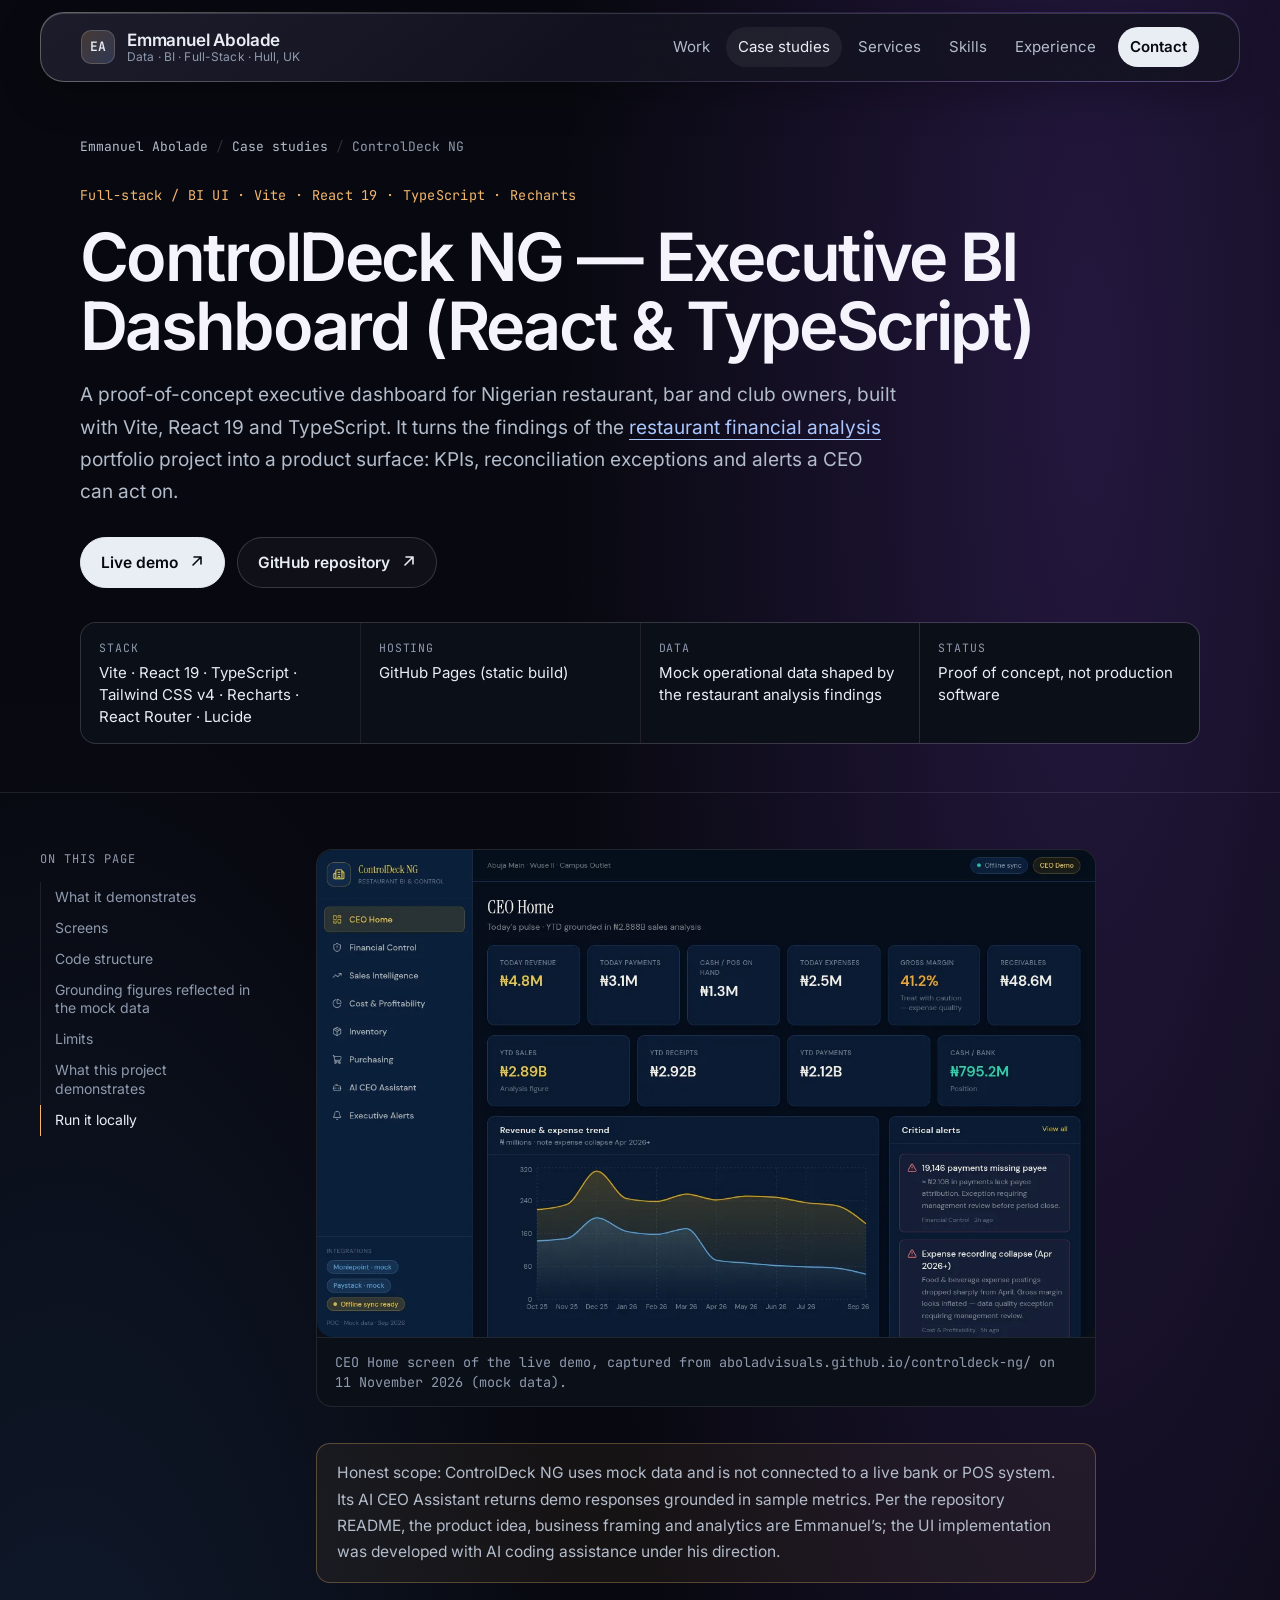
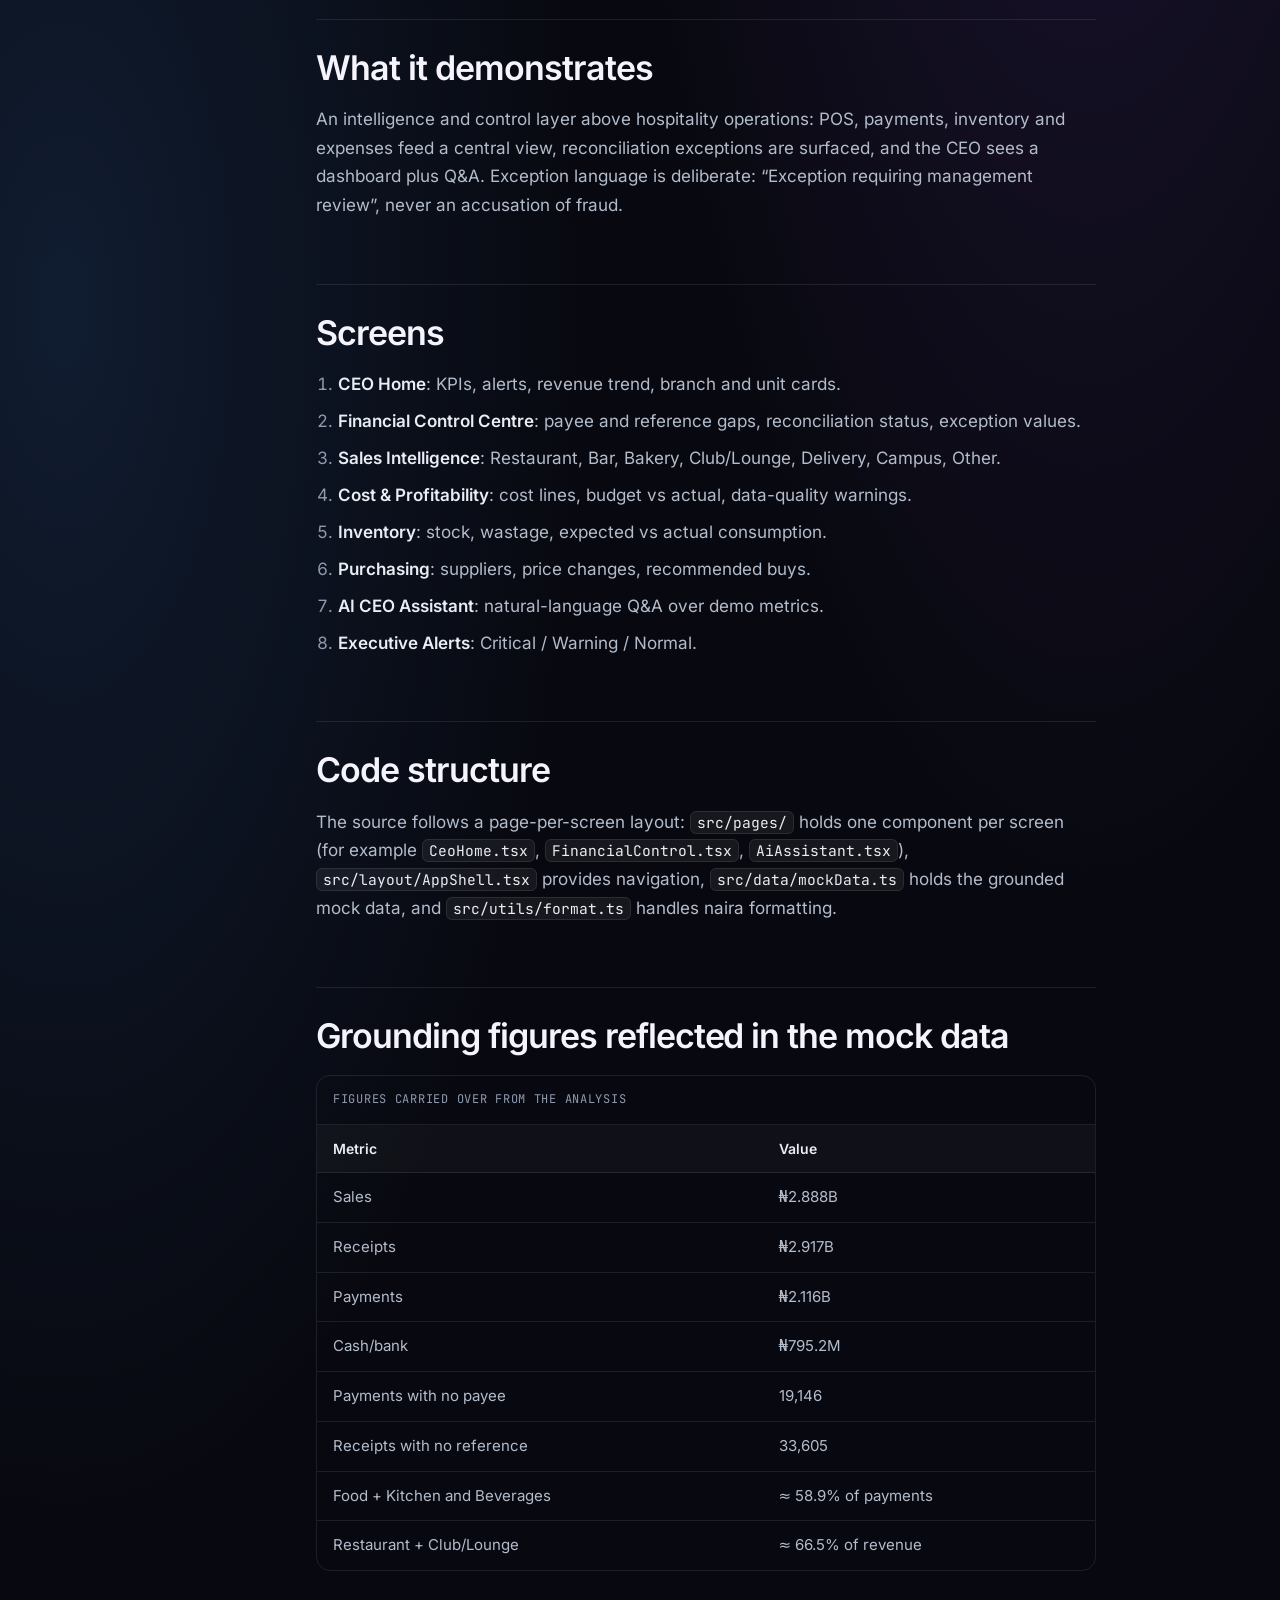
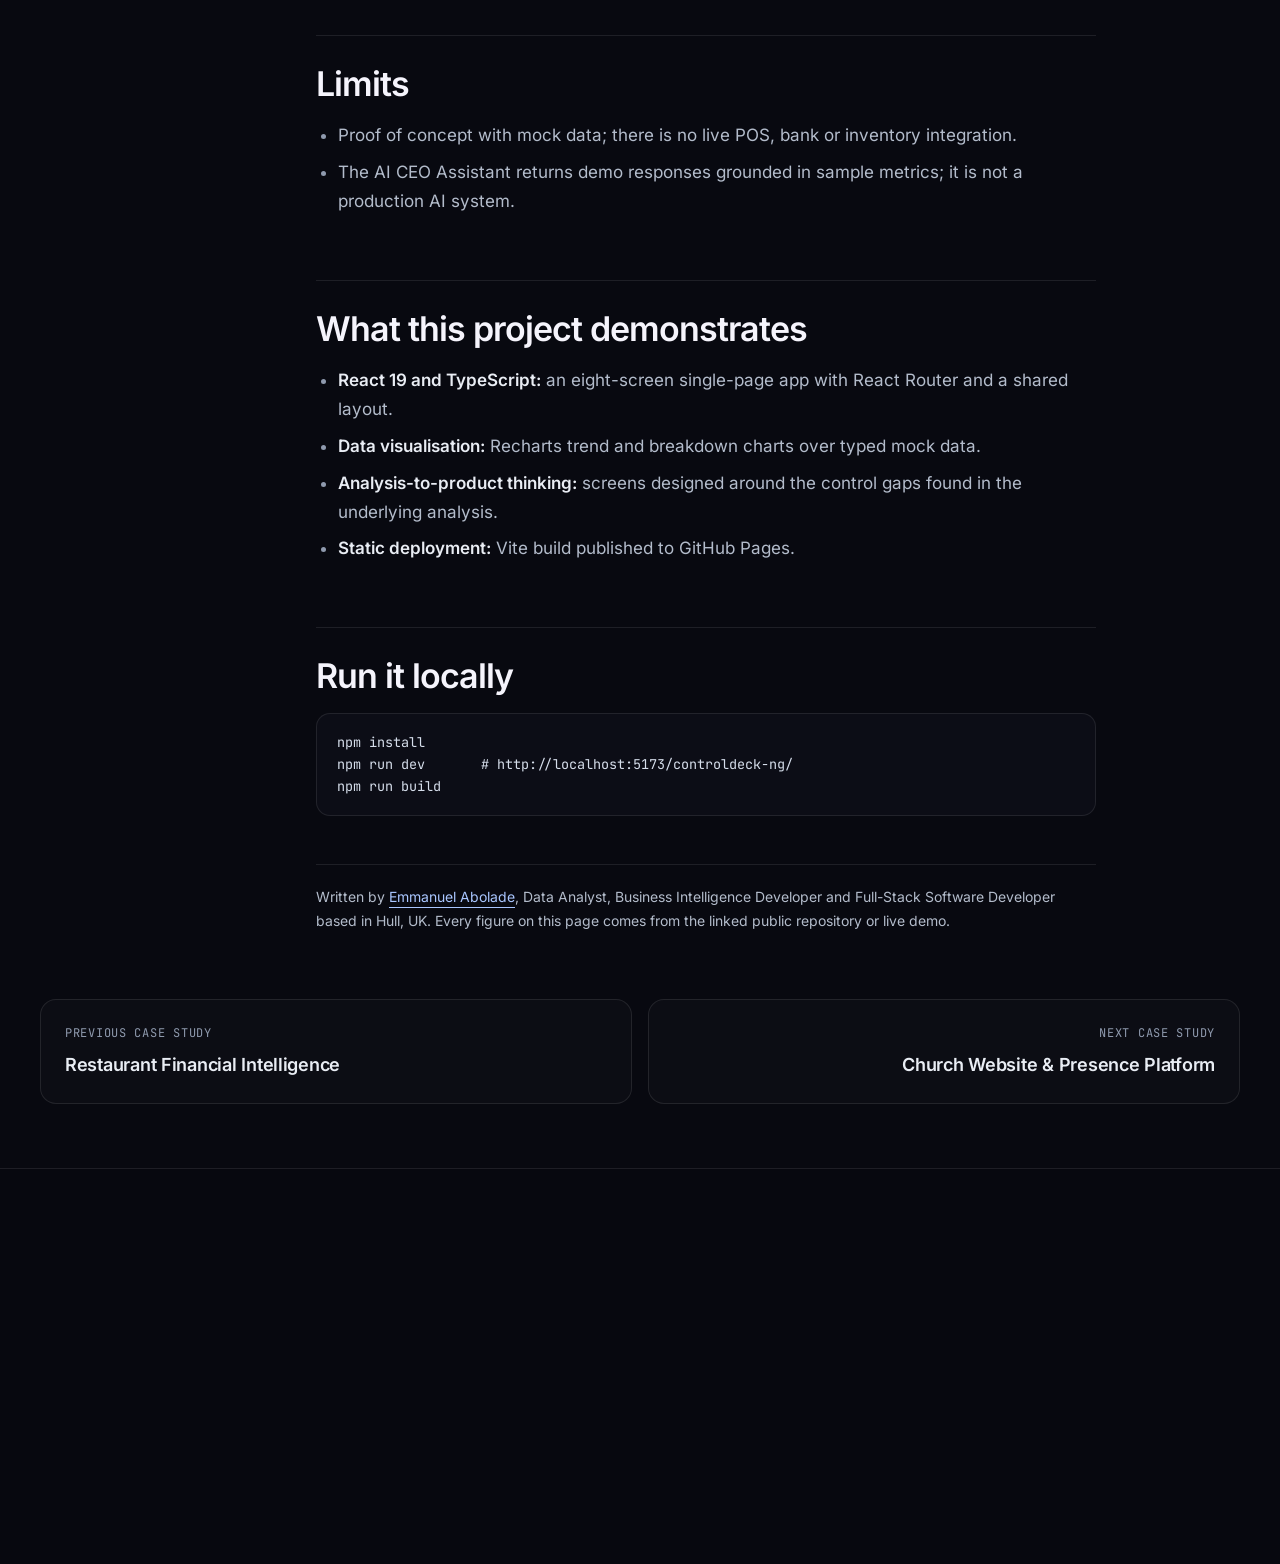
<file: projects/controldeck-ng/index.html>
<!DOCTYPE html>
<html lang="en-GB" class="no-js">
<head>
<meta charset="UTF-8">
<meta name="viewport" content="width=device-width, initial-scale=1">
<title>ControlDeck NG — React and TypeScript Executive BI Dashboard | Emmanuel Abolade</title>
<meta name="description" content="React 19 and TypeScript proof of concept by Emmanuel Abolade: an executive BI and financial-control dashboard for Nigerian hospitality, built on a portfolio analysis.">
<meta name="robots" content="index, follow">
<meta name="author" content="Emmanuel Abolade">
<link rel="canonical" href="https://aboladlabs.com/projects/controldeck-ng/">
<meta name="theme-color" content="#07090f">
<meta name="color-scheme" content="dark">
<link rel="icon" href="/favicon.svg" type="image/svg+xml">
<meta property="og:type" content="article">
<meta property="og:title" content="ControlDeck NG — React and TypeScript Executive BI Dashboard | Emmanuel Abolade">
<meta property="og:description" content="React 19 and TypeScript proof of concept by Emmanuel Abolade: an executive BI and financial-control dashboard for Nigerian hospitality, built on a portfolio analysis.">
<meta property="og:url" content="https://aboladlabs.com/projects/controldeck-ng/">
<meta property="og:site_name" content="Emmanuel Abolade">
<meta property="og:locale" content="en_GB">
<meta property="og:image" content="https://aboladlabs.com/assets/og-image.png">
<meta property="og:image:type" content="image/png">
<meta property="og:image:width" content="1200">
<meta property="og:image:height" content="630">
<meta property="og:image:alt" content="Emmanuel Abolade: Data Analyst, Business Intelligence Developer and Full-Stack Software Developer, Hull, UK. aboladlabs.com">
<meta name="twitter:card" content="summary_large_image">
<meta name="twitter:title" content="ControlDeck NG — React and TypeScript Executive BI Dashboard | Emmanuel Abolade">
<meta name="twitter:description" content="React 19 and TypeScript proof of concept by Emmanuel Abolade: an executive BI and financial-control dashboard for Nigerian hospitality, built on a portfolio analysis.">
<meta name="twitter:image" content="https://aboladlabs.com/assets/og-image.png">
<meta name="twitter:image:alt" content="Emmanuel Abolade: Data Analyst, Business Intelligence Developer and Full-Stack Software Developer, Hull, UK. aboladlabs.com">
<script>(function(d){d.className='js'+(matchMedia('(prefers-reduced-motion: reduce)').matches?'':' motion')})(document.documentElement)</script>
<link rel="preload" href="/assets/fonts/inter-var.woff2" as="font" type="font/woff2" crossorigin>
<link rel="preload" href="/assets/fonts/jetbrains-mono-var.woff2" as="font" type="font/woff2" crossorigin>
<link rel="stylesheet" href="/assets/css/site.css">
<script src="/assets/js/site.js" defer></script>
<script type="application/ld+json">
{
  "@context": "https://schema.org",
  "@graph": [
    {
      "@type": "Article",
      "@id": "https://aboladlabs.com/projects/controldeck-ng/#article",
      "headline": "ControlDeck NG — Executive BI Dashboard (React & TypeScript)",
      "description": "React 19 and TypeScript proof of concept by Emmanuel Abolade: an executive BI and financial-control dashboard for Nigerian hospitality, built on a portfolio analysis.",
      "url": "https://aboladlabs.com/projects/controldeck-ng/",
      "mainEntityOfPage": "https://aboladlabs.com/projects/controldeck-ng/",
      "inLanguage": "en-GB",
      "author": {
        "@type": "Person",
        "@id": "https://aboladlabs.com/#person",
        "name": "Emmanuel Abolade",
        "url": "https://aboladlabs.com/"
      },
      "publisher": {
        "@id": "https://aboladlabs.com/#person"
      },
      "datePublished": "2026-11-11T21:46:39+00:00",
      "dateModified": "2026-11-21T15:02:53+00:00",
      "isPartOf": {
        "@id": "https://aboladlabs.com/#website"
      },
      "image": "https://aboladlabs.com/assets/screenshots/controldeck-ng-ceo-home.webp",
      "citation": [
        "https://github.com/aboladvisuals/controldeck-ng"
      ]
    },
    {
      "@type": "SoftwareSourceCode",
      "name": "ControlDeck NG",
      "codeRepository": "https://github.com/aboladvisuals/controldeck-ng",
      "programmingLanguage": [
        "TypeScript"
      ],
      "description": "Executive BI and financial control dashboard proof of concept.",
      "author": {
        "@id": "https://aboladlabs.com/#person"
      },
      "url": "https://aboladvisuals.github.io/controldeck-ng/"
    },
    {
      "@type": "BreadcrumbList",
      "@id": "https://aboladlabs.com/projects/controldeck-ng/#breadcrumb",
      "itemListElement": [
        {
          "@type": "ListItem",
          "position": 1,
          "name": "Emmanuel Abolade",
          "item": "https://aboladlabs.com/"
        },
        {
          "@type": "ListItem",
          "position": 2,
          "name": "Case studies",
          "item": "https://aboladlabs.com/projects/"
        },
        {
          "@type": "ListItem",
          "position": 3,
          "name": "ControlDeck NG",
          "item": "https://aboladlabs.com/projects/controldeck-ng/"
        }
      ]
    }
  ]
}
</script>
<link rel="stylesheet" href="/assets/css/liquid-v3.css">
</head>
<body>
<a class="skip" href="#main">Skip to content</a>
<header class="site-header solid">
<div class="wrap bar">
<a class="brand" href="/"><span class="brand-mark" aria-hidden="true">EA</span><span>Emmanuel Abolade<small>Data · BI · Full-Stack · Hull, UK</small></span></a>
<button class="menu-btn" type="button" aria-expanded="false" aria-controls="site-nav" aria-label="Open menu"><svg viewBox="0 0 20 20" fill="none" aria-hidden="true"><path d="M3 6h14M3 10h14M3 14h14" stroke="currentColor" stroke-width="1.6" stroke-linecap="round"/></svg></button>
<nav id="site-nav" class="nav" aria-label="Primary">
<a href="/#work">Work</a>
<a href="/projects/" aria-current="page">Case studies</a>
<a href="/services/">Services</a>
<a href="/#skills">Skills</a>
<a href="/#experience">Experience</a>
<a href="/#contact" class="nav-cta">Contact</a>
</nav>
</div>
</header>
<main id="main">
<section class="page-hero">
<div class="grid-bg" aria-hidden="true"></div>
<div class="wrap">
<nav class="crumbs" aria-label="Breadcrumb"><ol>
<li><a href="/">Emmanuel Abolade</a></li>
<li><a href="/projects/">Case studies</a></li>
<li aria-current="page">ControlDeck NG</li>
</ol></nav>
<p class="kicker">Full-stack / BI UI · Vite · React 19 · TypeScript · Recharts</p>
<h1>ControlDeck NG — Executive BI Dashboard (React &amp; TypeScript)</h1>
<p class="lede">A proof-of-concept executive dashboard for Nigerian restaurant, bar and club owners, built with Vite, React 19 and TypeScript. It turns the findings of the <a href="/projects/restaurant-financial-intelligence/">restaurant financial analysis</a> portfolio project into a product surface: KPIs, reconciliation exceptions and alerts a CEO can act on.</p>
<div class="actions"><a class="btn btn-primary" href="https://aboladvisuals.github.io/controldeck-ng/" rel="noopener">Live demo <svg viewBox="0 0 16 16" fill="none" aria-hidden="true"><path d="M6 3h7v7M13 3 5 11" stroke="currentColor" stroke-width="1.6" stroke-linecap="round" stroke-linejoin="round"/></svg></a><a class="btn" href="https://github.com/aboladvisuals/controldeck-ng" rel="noopener">GitHub repository <svg viewBox="0 0 16 16" fill="none" aria-hidden="true"><path d="M6 3h7v7M13 3 5 11" stroke="currentColor" stroke-width="1.6" stroke-linecap="round" stroke-linejoin="round"/></svg></a></div>
<div class="facts"><div class="fact"><span class="k">Stack</span><span class="v">Vite · React 19 · TypeScript · Tailwind CSS v4 · Recharts · React Router · Lucide</span></div><div class="fact"><span class="k">Hosting</span><span class="v">GitHub Pages (static build)</span></div><div class="fact"><span class="k">Data</span><span class="v">Mock operational data shaped by the restaurant analysis findings</span></div><div class="fact"><span class="k">Status</span><span class="v">Proof of concept, not production software</span></div></div>
</div>
</section>
<div class="wrap case-layout">
<aside class="toc" aria-label="On this page"><p>On this page</p><ol><li><a href="#what-it-demonstrates">What it demonstrates</a></li><li><a href="#screens">Screens</a></li><li><a href="#code-structure">Code structure</a></li><li><a href="#grounding-figures-reflected-in-the-mock-data">Grounding figures reflected in the mock data</a></li><li><a href="#limits">Limits</a></li><li><a href="#what-this-project-demonstrates">What this project demonstrates</a></li><li><a href="#run-it-locally">Run it locally</a></li></ol></aside>
<article class="prose">
<figure><img alt="ControlDeck NG CEO Home screen with naira KPI cards (YTD sales ₦2.89B, payments ₦2.12B, cash/bank ₦795.2M), a revenue and expense trend chart, and critical alerts such as 19,146 payments missing payee" decoding="async" height="800" loading="lazy" src="/assets/screenshots/controldeck-ng-ceo-home.webp" width="1280"/><figcaption>CEO Home screen of the live demo, captured from aboladvisuals.github.io/controldeck-ng/ on 11 November 2026 (mock data).</figcaption></figure>
<p class="note">Honest scope: ControlDeck NG uses mock data and is not connected to a live bank or POS system. Its AI CEO Assistant returns demo responses grounded in sample metrics. Per the repository README, the product idea, business framing and analytics are Emmanuel’s; the UI implementation was developed with AI coding assistance under his direction.</p>
<h2 id="what-it-demonstrates">What it demonstrates</h2>
<p>An intelligence and control layer above hospitality operations: POS, payments, inventory and expenses feed a central view, reconciliation exceptions are surfaced, and the CEO sees a dashboard plus Q&amp;A. Exception language is deliberate: “Exception requiring management review”, never an accusation of fraud.</p>
<h2 id="screens">Screens</h2>
<ol>
<li><strong>CEO Home</strong>: KPIs, alerts, revenue trend, branch and unit cards.</li>
<li><strong>Financial Control Centre</strong>: payee and reference gaps, reconciliation status, exception values.</li>
<li><strong>Sales Intelligence</strong>: Restaurant, Bar, Bakery, Club/Lounge, Delivery, Campus, Other.</li>
<li><strong>Cost &amp; Profitability</strong>: cost lines, budget vs actual, data-quality warnings.</li>
<li><strong>Inventory</strong>: stock, wastage, expected vs actual consumption.</li>
<li><strong>Purchasing</strong>: suppliers, price changes, recommended buys.</li>
<li><strong>AI CEO Assistant</strong>: natural-language Q&amp;A over demo metrics.</li>
<li><strong>Executive Alerts</strong>: Critical / Warning / Normal.</li>
</ol>
<h2 id="code-structure">Code structure</h2>
<p>The source follows a page-per-screen layout: <code>src/pages/</code> holds one component per screen (for example <code>CeoHome.tsx</code>, <code>FinancialControl.tsx</code>, <code>AiAssistant.tsx</code>), <code>src/layout/AppShell.tsx</code> provides navigation, <code>src/data/mockData.ts</code> holds the grounded mock data, and <code>src/utils/format.ts</code> handles naira formatting.</p>
<h2 id="grounding-figures-reflected-in-the-mock-data">Grounding figures reflected in the mock data</h2>
<div aria-label="Figures carried over from the analysis" class="table-wrap" role="region" tabindex="0"><table><caption>Figures carried over from the analysis</caption><thead><tr><th scope="col">Metric</th><th scope="col">Value</th></tr></thead><tbody>
<tr><td>Sales</td><td>₦2.888B</td></tr><tr><td>Receipts</td><td>₦2.917B</td></tr><tr><td>Payments</td><td>₦2.116B</td></tr><tr><td>Cash/bank</td><td>₦795.2M</td></tr><tr><td>Payments with no payee</td><td>19,146</td></tr><tr><td>Receipts with no reference</td><td>33,605</td></tr><tr><td>Food + Kitchen and Beverages</td><td>≈ 58.9% of payments</td></tr><tr><td>Restaurant + Club/Lounge</td><td>≈ 66.5% of revenue</td></tr>
</tbody></table></div>
<h2 id="limits">Limits</h2>
<ul>
<li>Proof of concept with mock data; there is no live POS, bank or inventory integration.</li>
<li>The AI CEO Assistant returns demo responses grounded in sample metrics; it is not a production AI system.</li>
</ul>
<h2 id="what-this-project-demonstrates">What this project demonstrates</h2>
<ul>
<li><strong>React 19 and TypeScript:</strong> an eight-screen single-page app with React Router and a shared layout.</li>
<li><strong>Data visualisation:</strong> Recharts trend and breakdown charts over typed mock data.</li>
<li><strong>Analysis-to-product thinking:</strong> screens designed around the control gaps found in the underlying analysis.</li>
<li><strong>Static deployment:</strong> Vite build published to GitHub Pages.</li>
</ul>
<h2 id="run-it-locally">Run it locally</h2>
<pre>npm install
npm run dev       # http://localhost:5173/controldeck-ng/
npm run build</pre>
<p class="source-note">Written by <a href="/">Emmanuel Abolade</a>, Data Analyst, Business Intelligence Developer and Full-Stack Software Developer based in Hull, UK. Every figure on this page comes from the linked public repository or live demo.</p>
</article>
</div>
<nav class="wrap case-next" aria-label="More case studies">
<a href="/projects/restaurant-financial-intelligence/"><span>Previous case study</span><b>Restaurant Financial Intelligence</b></a>
<a class="next" href="/projects/fountain-of-prayer-church-platform/"><span>Next case study</span><b>Church Website &amp; Presence Platform</b></a>
</nav>
</main>
<footer class="site-footer">
<div class="wrap">
<div class="cols">
<div>
<h2>Emmanuel Abolade</h2>
<p>Data Analyst, Business Intelligence Developer and Full-Stack Software Developer based in Hull, UK. I turn operational data into decisions, and decisions into working software.</p>
<p>Every figure on this site comes from a linked public repository, a published write-up or a live demo.</p>
</div>
<div>
<h2>Explore</h2>
<ul>
<li><a href="/">Home</a></li>
<li><a href="/projects/">All case studies</a></li>
<li><a href="/projects/#skills-evidence">Skills and evidence</a></li>
<li><a href="/#experience">Experience</a></li>
</ul>
</div>
<div>
<h2>Connect</h2>
<ul>
<li><a href="mailto:hello@aboladlabs.com">Email</a></li>
<li><a href="https://linkedin.com/in/emmanuel-aboladesek" rel="noopener">LinkedIn</a></li>
<li><a href="https://github.com/aboladvisuals" rel="noopener">GitHub</a></li>
</ul>
</div>
</div>
<div class="fine">
<span class="legal">AboladLabs is a trading name of Anuoluwapo Emmanuel Abolade · Hull, United Kingdom · <a href="mailto:hello@aboladlabs.com">hello@aboladlabs.com</a></span>
<span>© 2026 Emmanuel Abolade · Hull, United Kingdom</span>
<span>Last updated <time datetime="2026-11-12">12 November 2026</time></span>
</div>
</div>
</footer>
<script src="/assets/js/liquid-v3.js" defer></script>
</body>
</html>
</file>
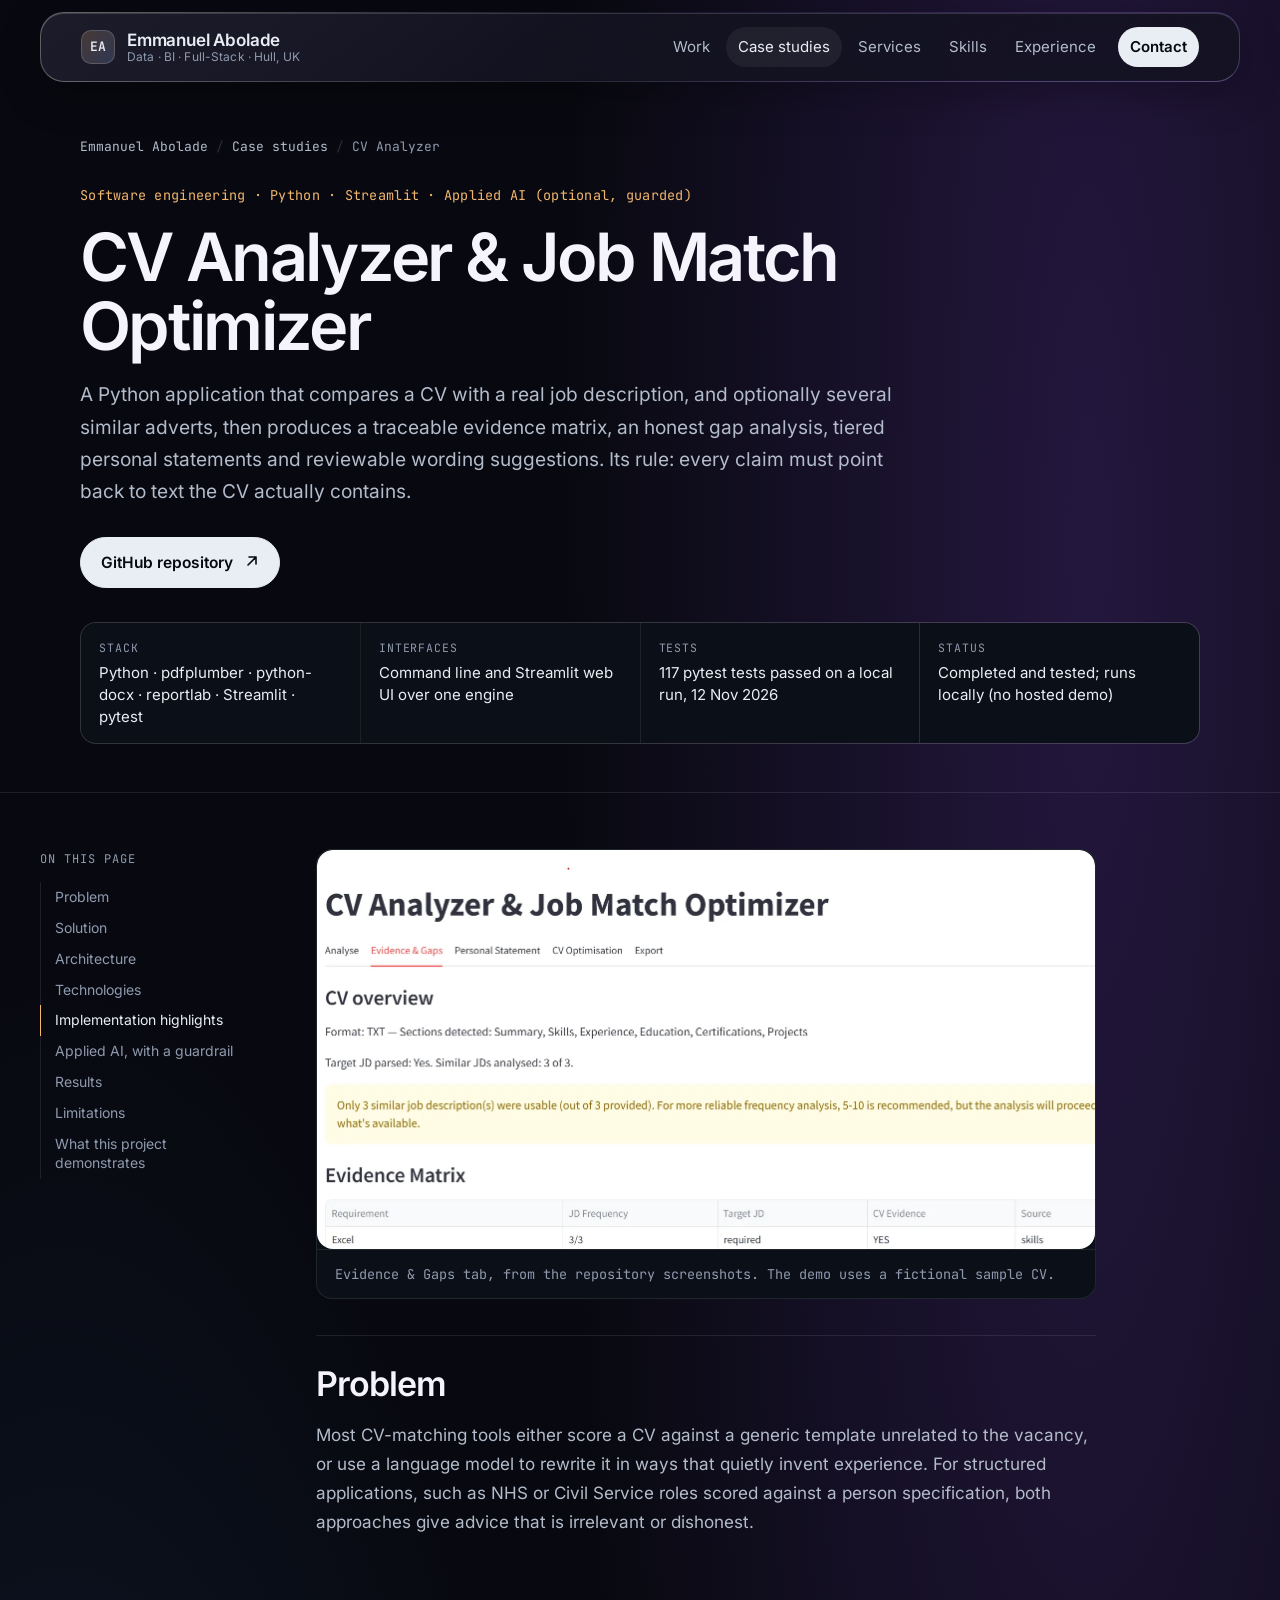
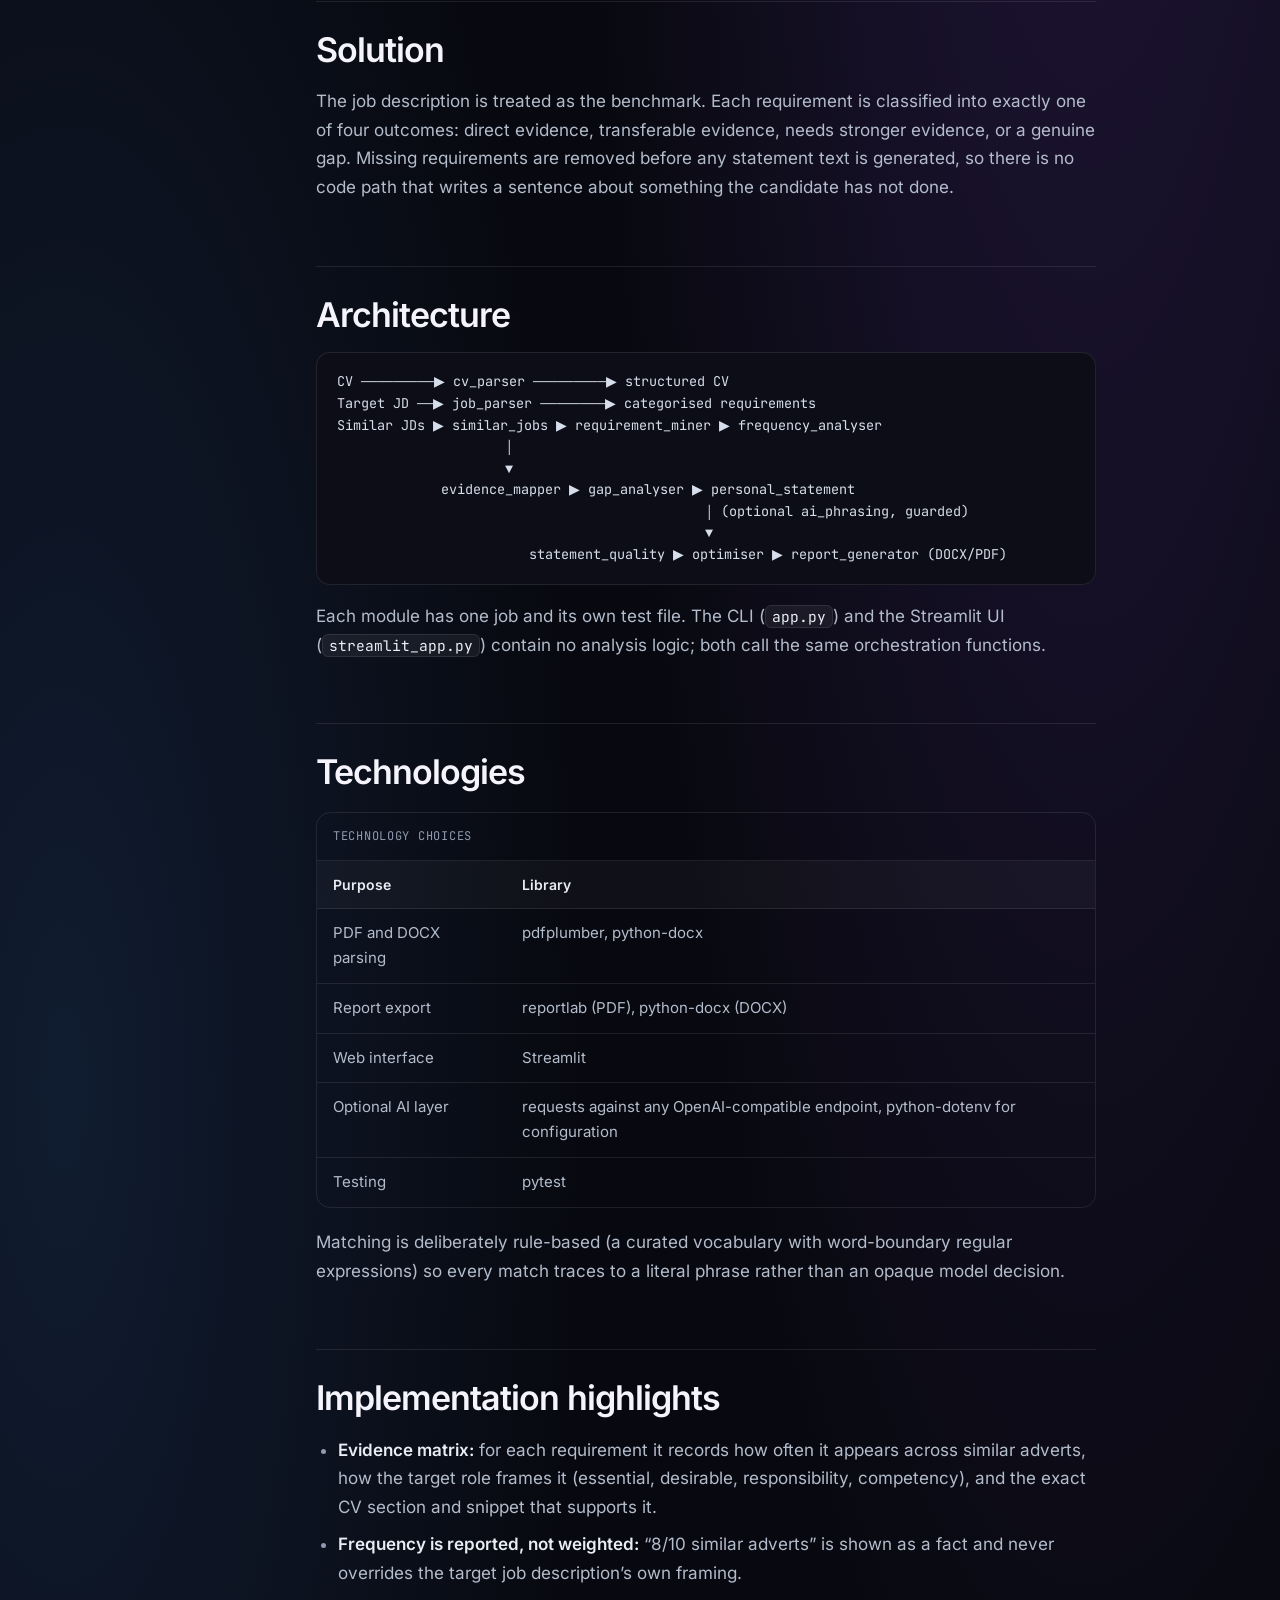
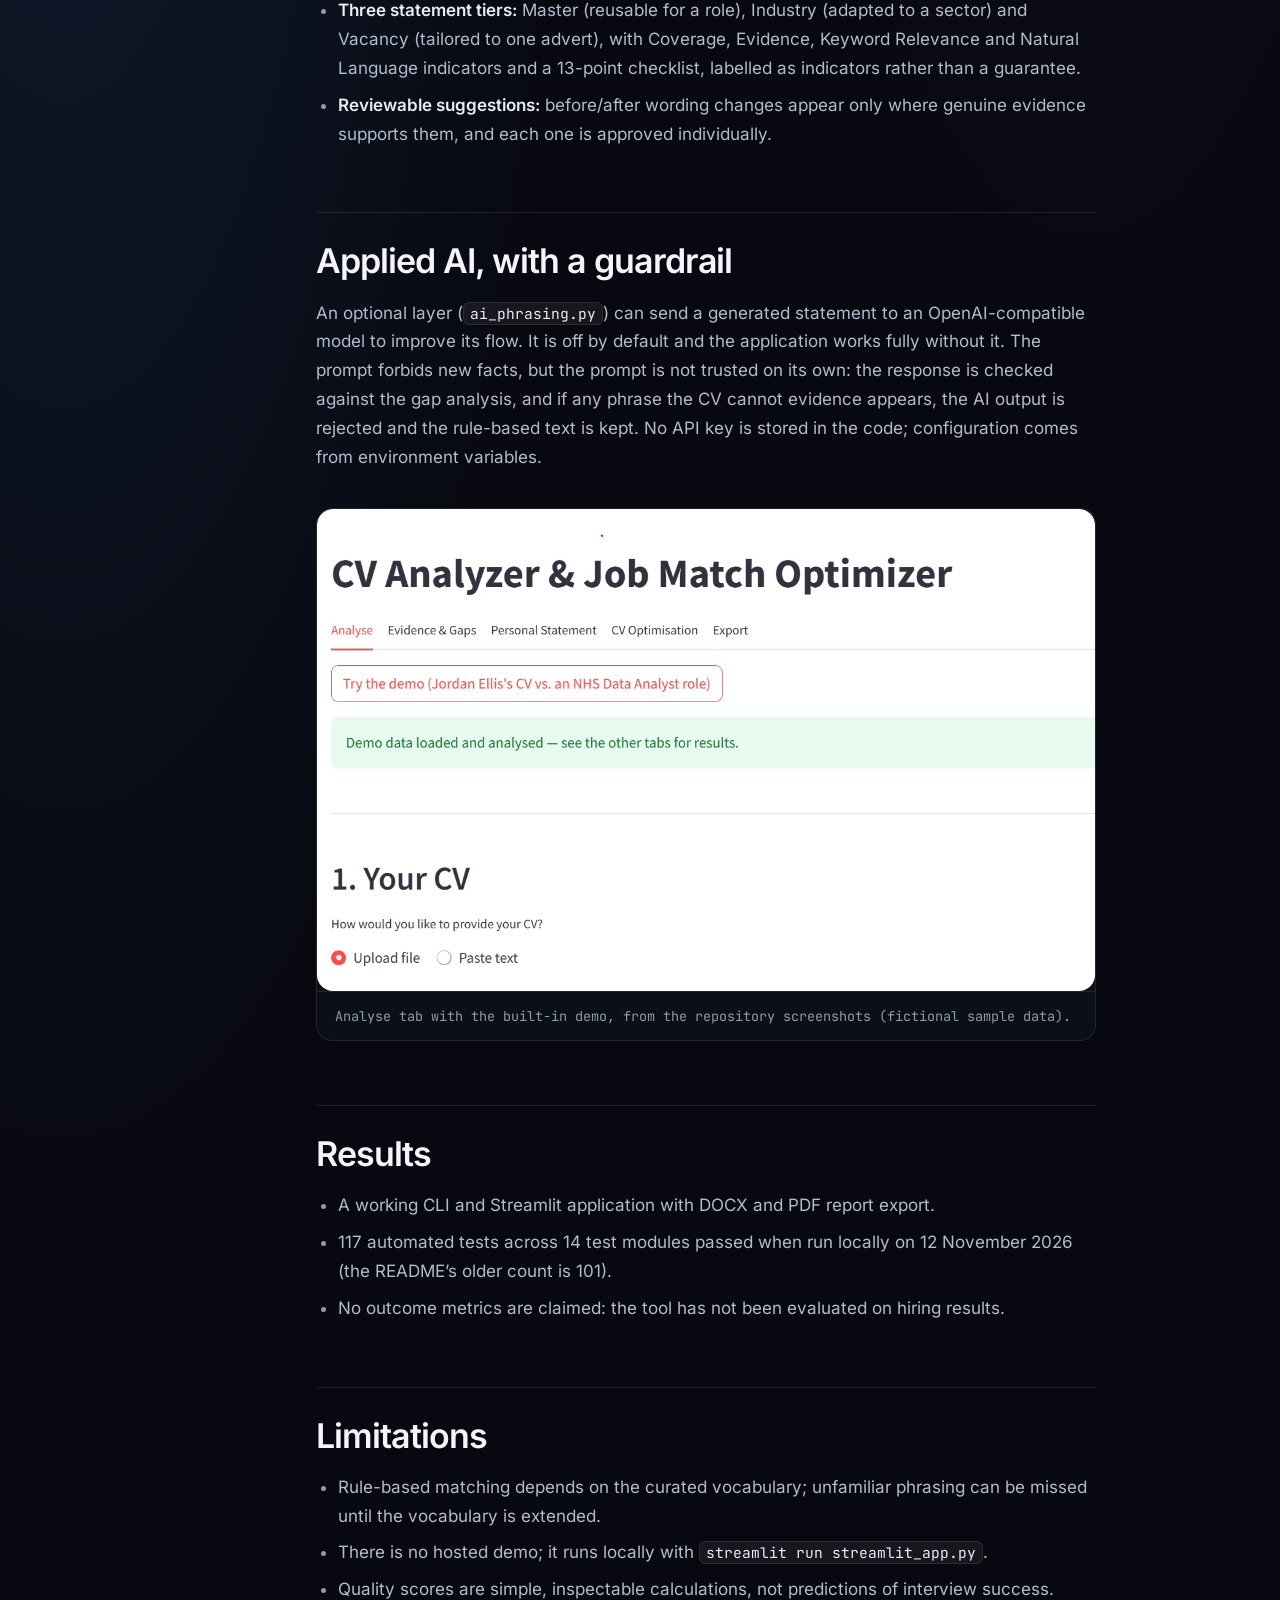
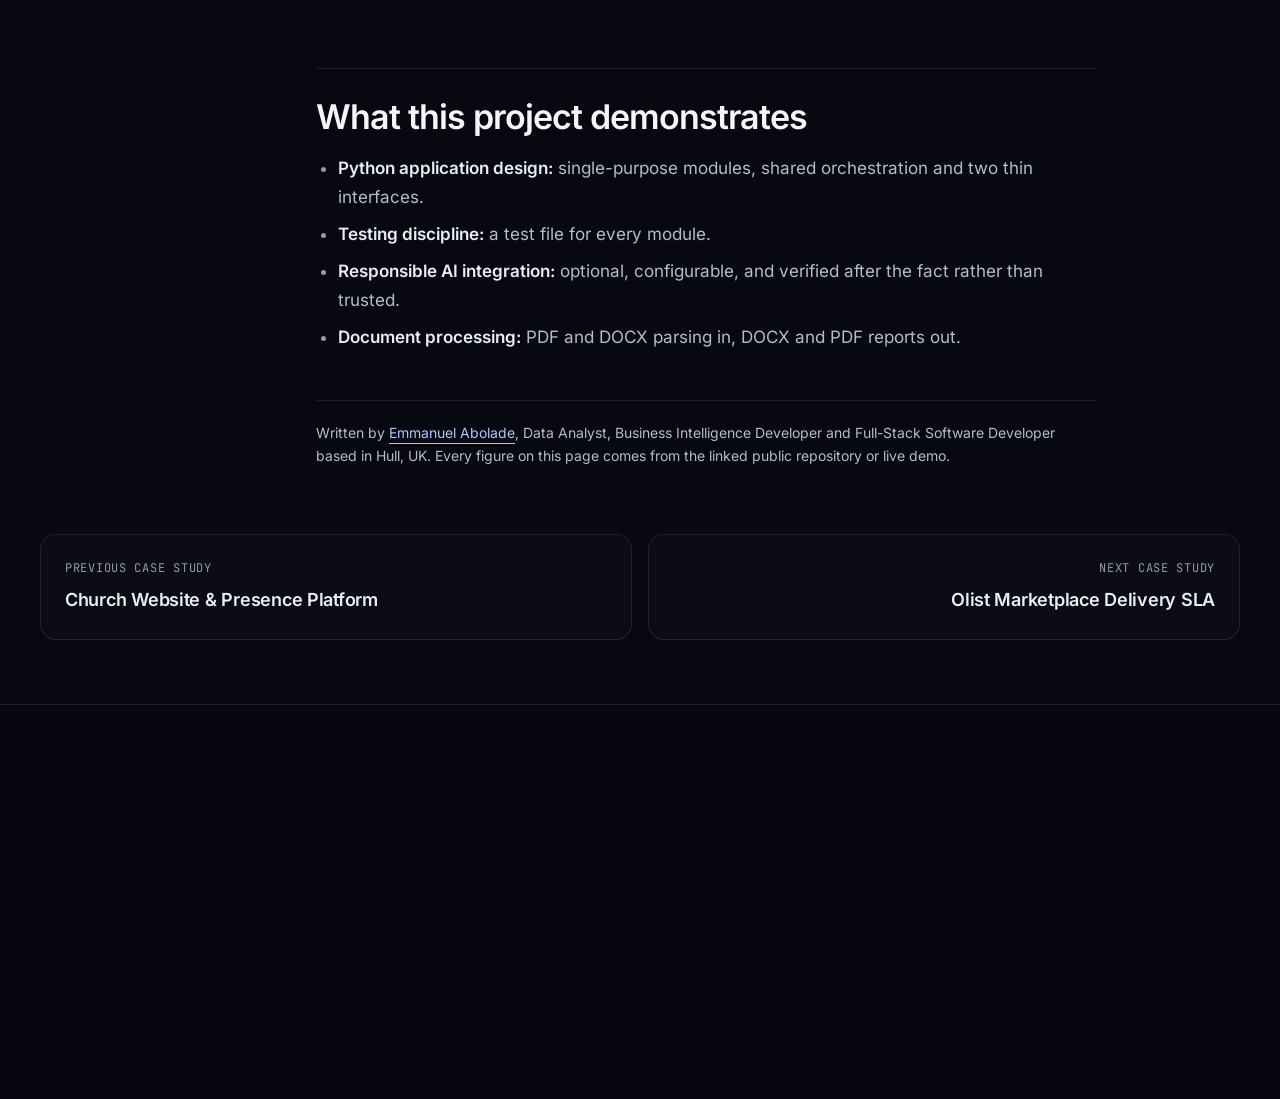
<file: projects/cv-analyzer-job-match/index.html>
<!DOCTYPE html>
<html lang="en-GB" class="no-js">
<head>
<meta charset="UTF-8">
<meta name="viewport" content="width=device-width, initial-scale=1">
<title>CV Analyzer &amp; Job Match Optimizer — Python, Streamlit and Guarded AI | Emmanuel Abolade</title>
<meta name="description" content="Python application by Emmanuel Abolade that matches a CV against real job descriptions with a traceable evidence matrix, gap analysis, Streamlit UI and 117 passing tests.">
<meta name="robots" content="index, follow">
<meta name="author" content="Emmanuel Abolade">
<link rel="canonical" href="https://aboladlabs.com/projects/cv-analyzer-job-match/">
<meta name="theme-color" content="#07090f">
<meta name="color-scheme" content="dark">
<link rel="icon" href="/favicon.svg" type="image/svg+xml">
<meta property="og:type" content="article">
<meta property="og:title" content="CV Analyzer &amp; Job Match Optimizer — Python, Streamlit and Guarded AI | Emmanuel Abolade">
<meta property="og:description" content="Python application by Emmanuel Abolade that matches a CV against real job descriptions with a traceable evidence matrix, gap analysis, Streamlit UI and 117 passing tests.">
<meta property="og:url" content="https://aboladlabs.com/projects/cv-analyzer-job-match/">
<meta property="og:site_name" content="Emmanuel Abolade">
<meta property="og:locale" content="en_GB">
<meta property="og:image" content="https://aboladlabs.com/assets/og-image.png">
<meta property="og:image:type" content="image/png">
<meta property="og:image:width" content="1200">
<meta property="og:image:height" content="630">
<meta property="og:image:alt" content="Emmanuel Abolade: Data Analyst, Business Intelligence Developer and Full-Stack Software Developer, Hull, UK. aboladlabs.com">
<meta name="twitter:card" content="summary_large_image">
<meta name="twitter:title" content="CV Analyzer &amp; Job Match Optimizer — Python, Streamlit and Guarded AI | Emmanuel Abolade">
<meta name="twitter:description" content="Python application by Emmanuel Abolade that matches a CV against real job descriptions with a traceable evidence matrix, gap analysis, Streamlit UI and 117 passing tests.">
<meta name="twitter:image" content="https://aboladlabs.com/assets/og-image.png">
<meta name="twitter:image:alt" content="Emmanuel Abolade: Data Analyst, Business Intelligence Developer and Full-Stack Software Developer, Hull, UK. aboladlabs.com">
<script>(function(d){d.className='js'+(matchMedia('(prefers-reduced-motion: reduce)').matches?'':' motion')})(document.documentElement)</script>
<link rel="preload" href="/assets/fonts/inter-var.woff2" as="font" type="font/woff2" crossorigin>
<link rel="preload" href="/assets/fonts/jetbrains-mono-var.woff2" as="font" type="font/woff2" crossorigin>
<link rel="stylesheet" href="/assets/css/site.css">
<script src="/assets/js/site.js" defer></script>
<script type="application/ld+json">
{
  "@context": "https://schema.org",
  "@graph": [
    {
      "@type": "Article",
      "@id": "https://aboladlabs.com/projects/cv-analyzer-job-match/#article",
      "headline": "CV Analyzer & Job Match Optimizer (Python, Streamlit, pytest)",
      "description": "Python application by Emmanuel Abolade that matches a CV against real job descriptions with a traceable evidence matrix, gap analysis, Streamlit UI and 117 passing tests.",
      "url": "https://aboladlabs.com/projects/cv-analyzer-job-match/",
      "mainEntityOfPage": "https://aboladlabs.com/projects/cv-analyzer-job-match/",
      "inLanguage": "en-GB",
      "author": {
        "@type": "Person",
        "@id": "https://aboladlabs.com/#person",
        "name": "Emmanuel Abolade",
        "url": "https://aboladlabs.com/"
      },
      "publisher": {
        "@id": "https://aboladlabs.com/#person"
      },
      "datePublished": "2026-11-12T01:26:39+00:00",
      "dateModified": "2026-11-21T15:02:53+00:00",
      "isPartOf": {
        "@id": "https://aboladlabs.com/#website"
      },
      "image": "https://aboladlabs.com/assets/screenshots/cv-analyzer-evidence-gaps.webp",
      "citation": [
        "https://github.com/aboladvisuals/cv_analyzer"
      ]
    },
    {
      "@type": "SoftwareSourceCode",
      "name": "CV Analyzer & Job Match Optimizer",
      "codeRepository": "https://github.com/aboladvisuals/cv_analyzer",
      "programmingLanguage": [
        "Python"
      ],
      "runtimePlatform": "Python 3",
      "author": {
        "@id": "https://aboladlabs.com/#person"
      },
      "description": "Evidence-based CV to job-description matcher with CLI and Streamlit interfaces, DOCX/PDF reports and an optional guarded AI phrasing layer."
    },
    {
      "@type": "BreadcrumbList",
      "@id": "https://aboladlabs.com/projects/cv-analyzer-job-match/#breadcrumb",
      "itemListElement": [
        {
          "@type": "ListItem",
          "position": 1,
          "name": "Emmanuel Abolade",
          "item": "https://aboladlabs.com/"
        },
        {
          "@type": "ListItem",
          "position": 2,
          "name": "Case studies",
          "item": "https://aboladlabs.com/projects/"
        },
        {
          "@type": "ListItem",
          "position": 3,
          "name": "CV Analyzer",
          "item": "https://aboladlabs.com/projects/cv-analyzer-job-match/"
        }
      ]
    }
  ]
}
</script>
<link rel="stylesheet" href="/assets/css/liquid-v3.css">
</head>
<body>
<a class="skip" href="#main">Skip to content</a>
<header class="site-header solid">
<div class="wrap bar">
<a class="brand" href="/"><span class="brand-mark" aria-hidden="true">EA</span><span>Emmanuel Abolade<small>Data · BI · Full-Stack · Hull, UK</small></span></a>
<button class="menu-btn" type="button" aria-expanded="false" aria-controls="site-nav" aria-label="Open menu"><svg viewBox="0 0 20 20" fill="none" aria-hidden="true"><path d="M3 6h14M3 10h14M3 14h14" stroke="currentColor" stroke-width="1.6" stroke-linecap="round"/></svg></button>
<nav id="site-nav" class="nav" aria-label="Primary">
<a href="/#work">Work</a>
<a href="/projects/" aria-current="page">Case studies</a>
<a href="/services/">Services</a>
<a href="/#skills">Skills</a>
<a href="/#experience">Experience</a>
<a href="/#contact" class="nav-cta">Contact</a>
</nav>
</div>
</header>
<main id="main">
<section class="page-hero">
<div class="grid-bg" aria-hidden="true"></div>
<div class="wrap">
<nav class="crumbs" aria-label="Breadcrumb"><ol>
<li><a href="/">Emmanuel Abolade</a></li>
<li><a href="/projects/">Case studies</a></li>
<li aria-current="page">CV Analyzer</li>
</ol></nav>
<p class="kicker">Software engineering · Python · Streamlit · Applied AI (optional, guarded)</p>
<h1>CV Analyzer &amp; Job Match Optimizer</h1>
<p class="lede">A Python application that compares a CV with a real job description, and optionally several similar adverts, then produces a traceable evidence matrix, an honest gap analysis, tiered personal statements and reviewable wording suggestions. Its rule: every claim must point back to text the CV actually contains.</p>
<div class="actions"><a class="btn btn-primary" href="https://github.com/aboladvisuals/cv_analyzer" rel="noopener">GitHub repository <svg viewBox="0 0 16 16" fill="none" aria-hidden="true"><path d="M6 3h7v7M13 3 5 11" stroke="currentColor" stroke-width="1.6" stroke-linecap="round" stroke-linejoin="round"/></svg></a></div>
<div class="facts"><div class="fact"><span class="k">Stack</span><span class="v">Python · pdfplumber · python-docx · reportlab · Streamlit · pytest</span></div><div class="fact"><span class="k">Interfaces</span><span class="v">Command line and Streamlit web UI over one engine</span></div><div class="fact"><span class="k">Tests</span><span class="v">117 pytest tests passed on a local run, 12 Nov 2026</span></div><div class="fact"><span class="k">Status</span><span class="v">Completed and tested; runs locally (no hosted demo)</span></div></div>
</div>
</section>
<div class="wrap case-layout">
<aside class="toc" aria-label="On this page"><p>On this page</p><ol><li><a href="#problem">Problem</a></li><li><a href="#solution">Solution</a></li><li><a href="#architecture">Architecture</a></li><li><a href="#technologies">Technologies</a></li><li><a href="#implementation-highlights">Implementation highlights</a></li><li><a href="#applied-ai-with-a-guardrail">Applied AI, with a guardrail</a></li><li><a href="#results">Results</a></li><li><a href="#limitations">Limitations</a></li><li><a href="#what-this-project-demonstrates">What this project demonstrates</a></li></ol></aside>
<article class="prose">
<figure><img alt="CV Analyzer Streamlit interface on the Evidence and Gaps tab: CV overview, detected sections, a warning that only 3 similar job descriptions were supplied, and the start of the evidence matrix with requirement, frequency, target job description, CV evidence and source columns" decoding="async" height="799" loading="lazy" src="/assets/screenshots/cv-analyzer-evidence-gaps.webp" width="1561"/><figcaption>Evidence &amp; Gaps tab, from the repository screenshots. The demo uses a fictional sample CV.</figcaption></figure>
<h2 id="problem">Problem</h2>
<p>Most CV-matching tools either score a CV against a generic template unrelated to the vacancy, or use a language model to rewrite it in ways that quietly invent experience. For structured applications, such as NHS or Civil Service roles scored against a person specification, both approaches give advice that is irrelevant or dishonest.</p>
<h2 id="solution">Solution</h2>
<p>The job description is treated as the benchmark. Each requirement is classified into exactly one of four outcomes: direct evidence, transferable evidence, needs stronger evidence, or a genuine gap. Missing requirements are removed before any statement text is generated, so there is no code path that writes a sentence about something the candidate has not done.</p>
<h2 id="architecture">Architecture</h2>
<pre>CV ─────────▶ cv_parser ─────────▶ structured CV
Target JD ──▶ job_parser ────────▶ categorised requirements
Similar JDs ▶ similar_jobs ▶ requirement_miner ▶ frequency_analyser
                     │
                     ▼
             evidence_mapper ▶ gap_analyser ▶ personal_statement
                                              │ (optional ai_phrasing, guarded)
                                              ▼
                        statement_quality ▶ optimiser ▶ report_generator (DOCX/PDF)</pre>
<p>Each module has one job and its own test file. The CLI (<code>app.py</code>) and the Streamlit UI (<code>streamlit_app.py</code>) contain no analysis logic; both call the same orchestration functions.</p>
<h2 id="technologies">Technologies</h2>
<div class="table-wrap"><table><caption>Technology choices</caption><thead><tr><th scope="col">Purpose</th><th scope="col">Library</th></tr></thead><tbody>
<tr><td>PDF and DOCX parsing</td><td>pdfplumber, python-docx</td></tr><tr><td>Report export</td><td>reportlab (PDF), python-docx (DOCX)</td></tr><tr><td>Web interface</td><td>Streamlit</td></tr><tr><td>Optional AI layer</td><td>requests against any OpenAI-compatible endpoint, python-dotenv for configuration</td></tr><tr><td>Testing</td><td>pytest</td></tr>
</tbody></table></div>
<p>Matching is deliberately rule-based (a curated vocabulary with word-boundary regular expressions) so every match traces to a literal phrase rather than an opaque model decision.</p>
<h2 id="implementation-highlights">Implementation highlights</h2>
<ul><li><strong>Evidence matrix:</strong> for each requirement it records how often it appears across similar adverts, how the target role frames it (essential, desirable, responsibility, competency), and the exact CV section and snippet that supports it.</li>
<li><strong>Frequency is reported, not weighted:</strong> “8/10 similar adverts” is shown as a fact and never overrides the target job description’s own framing.</li>
<li><strong>Three statement tiers:</strong> Master (reusable for a role), Industry (adapted to a sector) and Vacancy (tailored to one advert), with Coverage, Evidence, Keyword Relevance and Natural Language indicators and a 13-point checklist, labelled as indicators rather than a guarantee.</li>
<li><strong>Reviewable suggestions:</strong> before/after wording changes appear only where genuine evidence supports them, and each one is approved individually.</li></ul>
<h2 id="applied-ai-with-a-guardrail">Applied AI, with a guardrail</h2>
<p>An optional layer (<code>ai_phrasing.py</code>) can send a generated statement to an OpenAI-compatible model to improve its flow. It is off by default and the application works fully without it. The prompt forbids new facts, but the prompt is not trusted on its own: the response is checked against the gap analysis, and if any phrase the CV cannot evidence appears, the AI output is rejected and the rule-based text is kept. No API key is stored in the code; configuration comes from environment variables.</p>
<figure><img alt="CV Analyzer Analyse tab with a Try the demo button for a fictional candidate against an NHS Data Analyst role, a confirmation that demo data was analysed, and options to upload or paste a CV" decoding="async" height="784" loading="lazy" src="/assets/screenshots/cv-analyzer-analyse.webp" width="1266"/><figcaption>Analyse tab with the built-in demo, from the repository screenshots (fictional sample data).</figcaption></figure>
<h2 id="results">Results</h2>
<ul><li>A working CLI and Streamlit application with DOCX and PDF report export.</li><li>117 automated tests across 14 test modules passed when run locally on 12 November 2026 (the README’s older count is 101).</li><li>No outcome metrics are claimed: the tool has not been evaluated on hiring results.</li></ul>
<h2 id="limitations">Limitations</h2>
<ul><li>Rule-based matching depends on the curated vocabulary; unfamiliar phrasing can be missed until the vocabulary is extended.</li><li>There is no hosted demo; it runs locally with <code>streamlit run streamlit_app.py</code>.</li><li>Quality scores are simple, inspectable calculations, not predictions of interview success.</li></ul>
<h2 id="what-this-project-demonstrates">What this project demonstrates</h2>
<ul><li><strong>Python application design:</strong> single-purpose modules, shared orchestration and two thin interfaces.</li><li><strong>Testing discipline:</strong> a test file for every module.</li><li><strong>Responsible AI integration:</strong> optional, configurable, and verified after the fact rather than trusted.</li><li><strong>Document processing:</strong> PDF and DOCX parsing in, DOCX and PDF reports out.</li></ul>
<p class="source-note">Written by <a href="/">Emmanuel Abolade</a>, Data Analyst, Business Intelligence Developer and Full-Stack Software Developer based in Hull, UK. Every figure on this page comes from the linked public repository or live demo.</p>
</article>
</div>
<nav class="wrap case-next" aria-label="More case studies">
<a href="/projects/fountain-of-prayer-church-platform/"><span>Previous case study</span><b>Church Website &amp; Presence Platform</b></a>
<a class="next" href="/projects/olist-marketplace-delivery-sla/"><span>Next case study</span><b>Olist Marketplace Delivery SLA</b></a>
</nav>
</main>
<footer class="site-footer">
<div class="wrap">
<div class="cols">
<div>
<h2>Emmanuel Abolade</h2>
<p>Data Analyst, Business Intelligence Developer and Full-Stack Software Developer based in Hull, UK. I turn operational data into decisions, and decisions into working software.</p>
<p>Every figure on this site comes from a linked public repository, a published write-up or a live demo.</p>
</div>
<div>
<h2>Explore</h2>
<ul>
<li><a href="/">Home</a></li>
<li><a href="/projects/">All case studies</a></li>
<li><a href="/projects/#skills-evidence">Skills and evidence</a></li>
<li><a href="/#experience">Experience</a></li>
</ul>
</div>
<div>
<h2>Connect</h2>
<ul>
<li><a href="mailto:hello@aboladlabs.com">Email</a></li>
<li><a href="https://linkedin.com/in/emmanuel-aboladesek" rel="noopener">LinkedIn</a></li>
<li><a href="https://github.com/aboladvisuals" rel="noopener">GitHub</a></li>
</ul>
</div>
</div>
<div class="fine">
<span class="legal">AboladLabs is a trading name of Anuoluwapo Emmanuel Abolade · Hull, United Kingdom · <a href="mailto:hello@aboladlabs.com">hello@aboladlabs.com</a></span>
<span>© 2026 Emmanuel Abolade · Hull, United Kingdom</span>
<span>Last updated <time datetime="2026-11-12">12 November 2026</time></span>
</div>
</div>
</footer>
<script src="/assets/js/liquid-v3.js" defer></script>
</body>
</html>
</file>
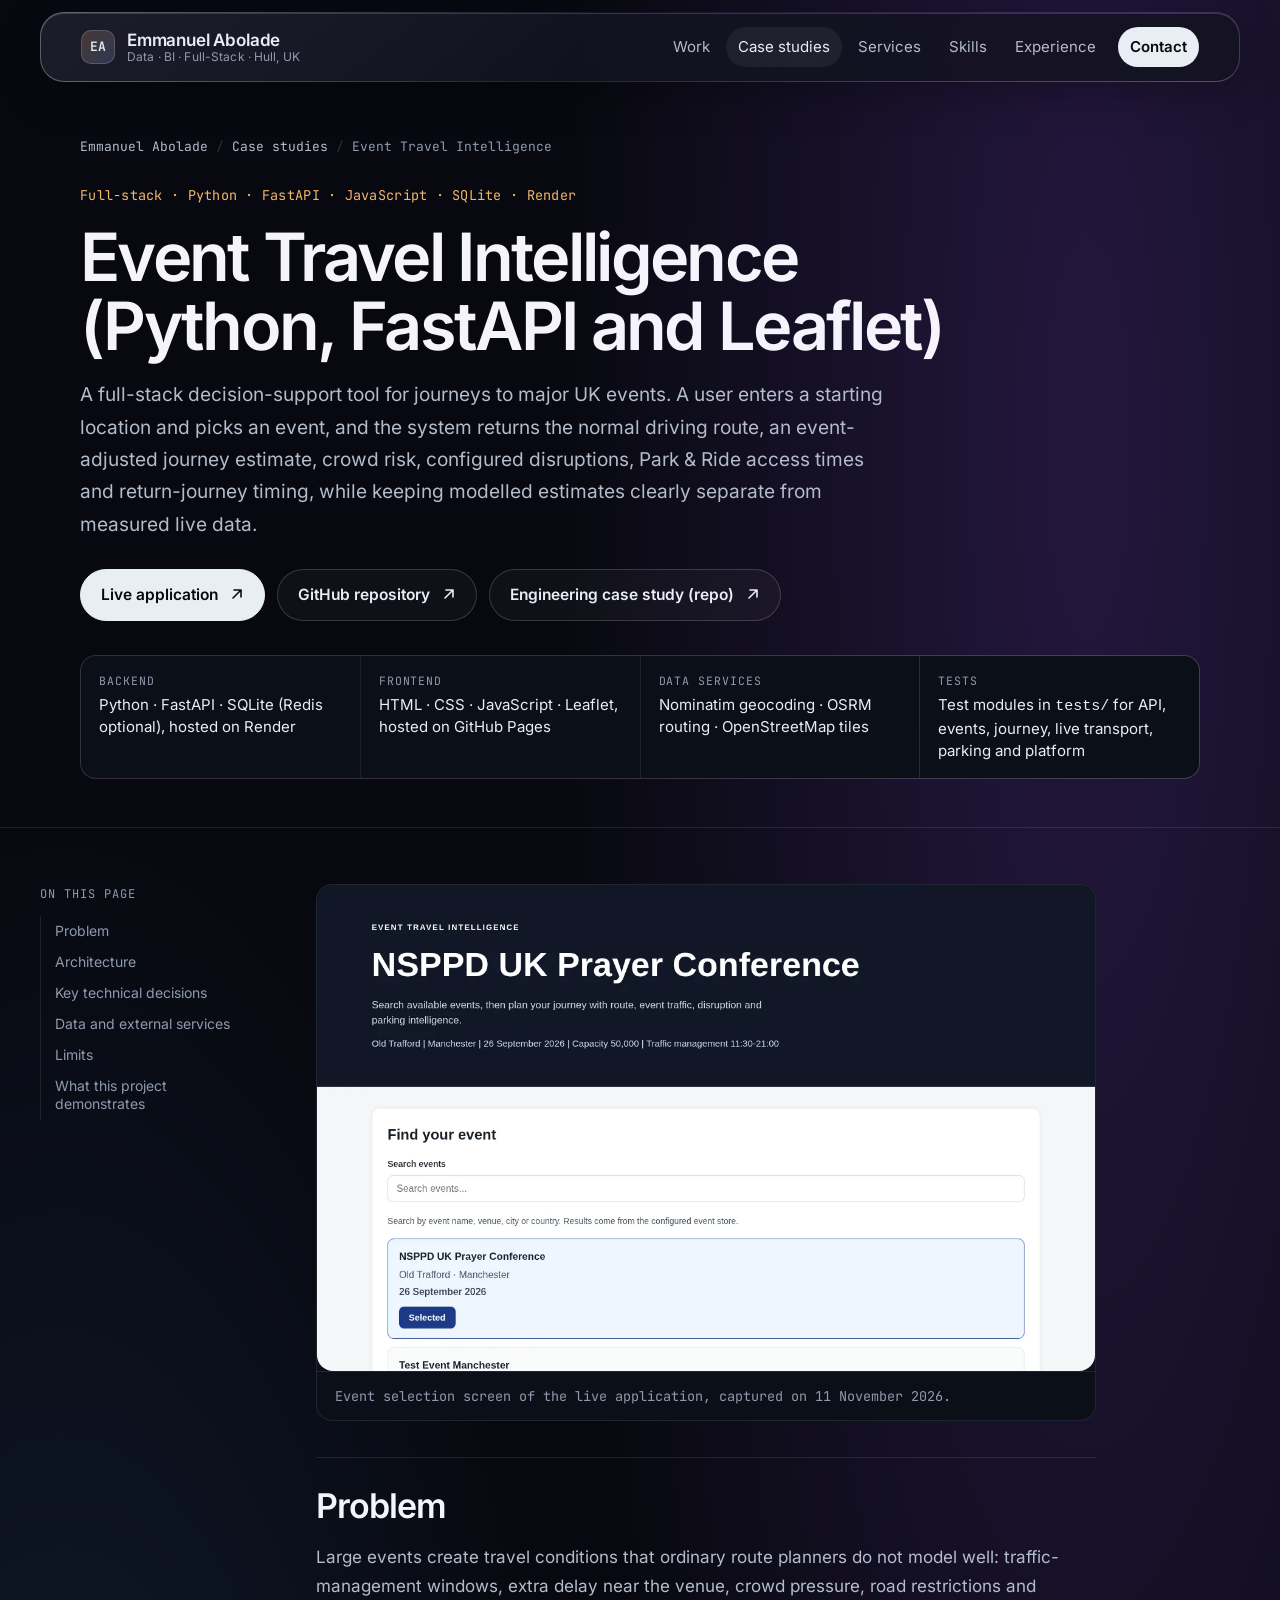
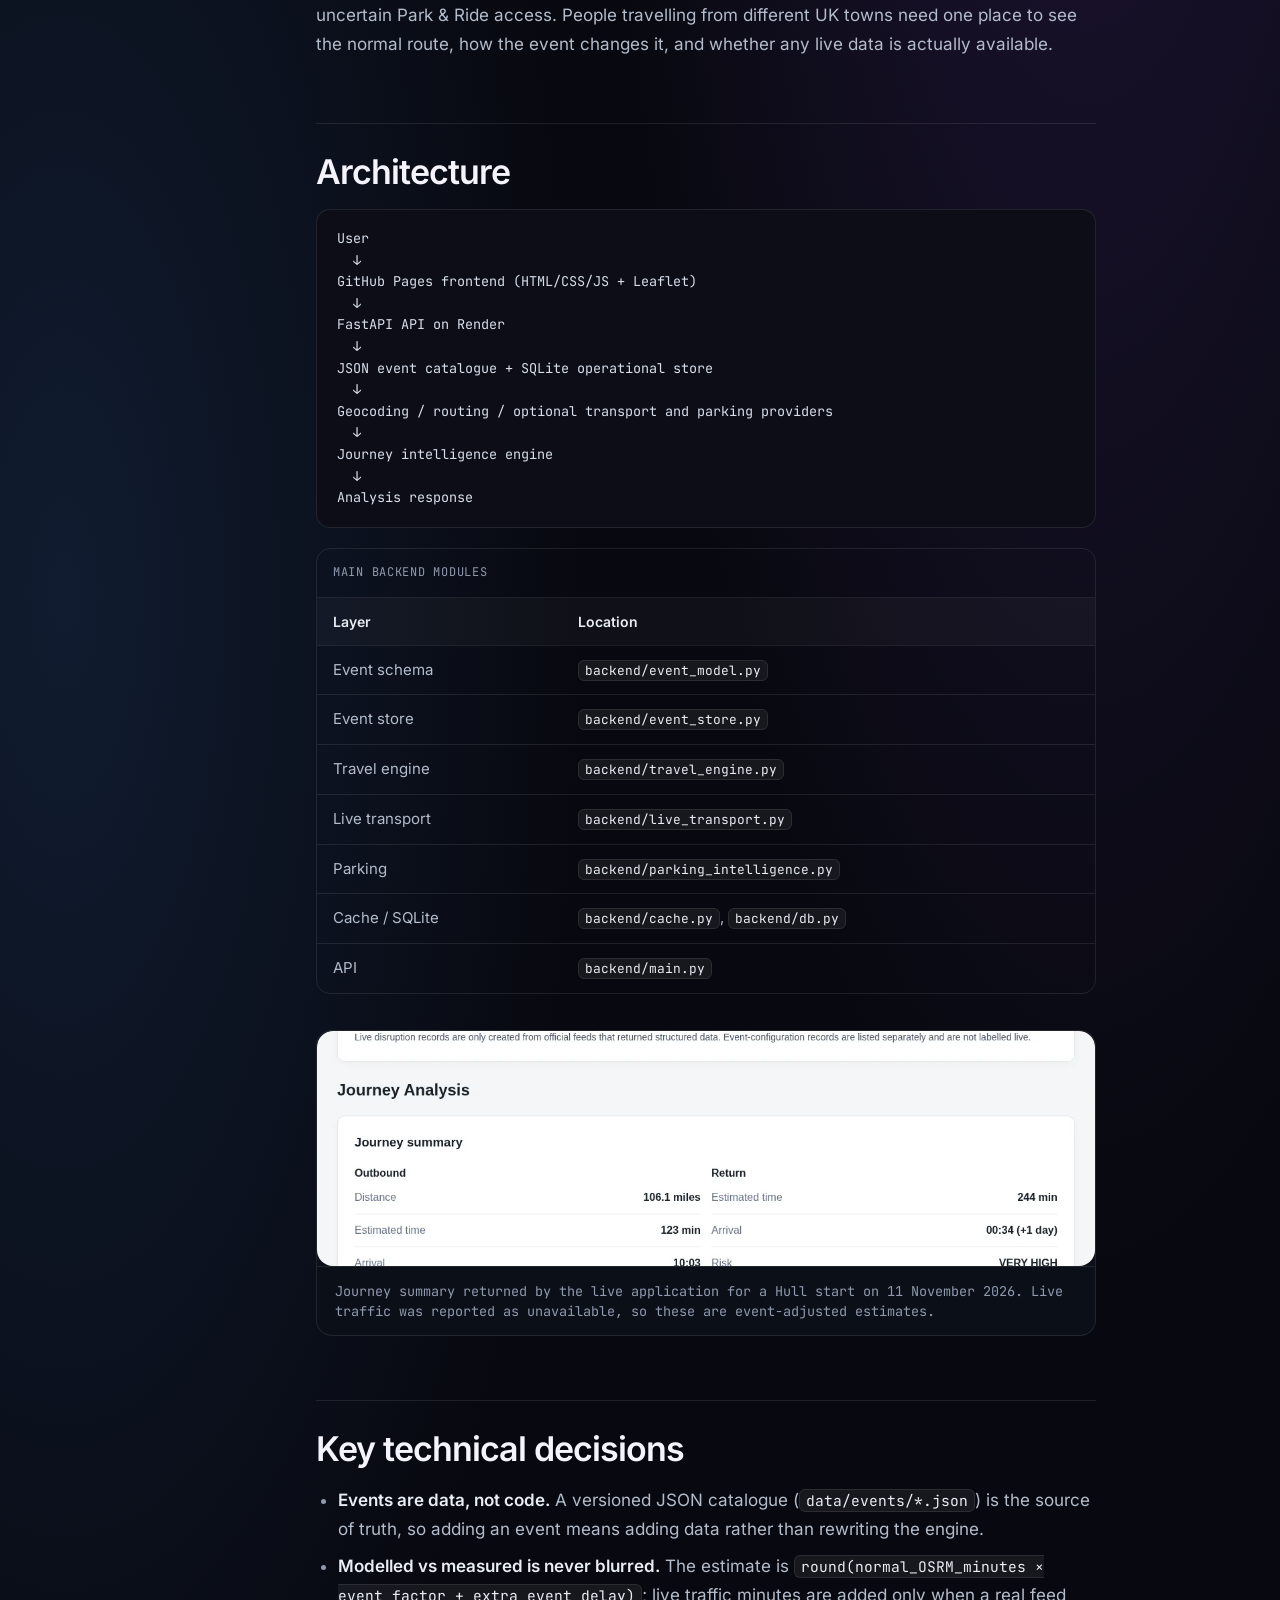
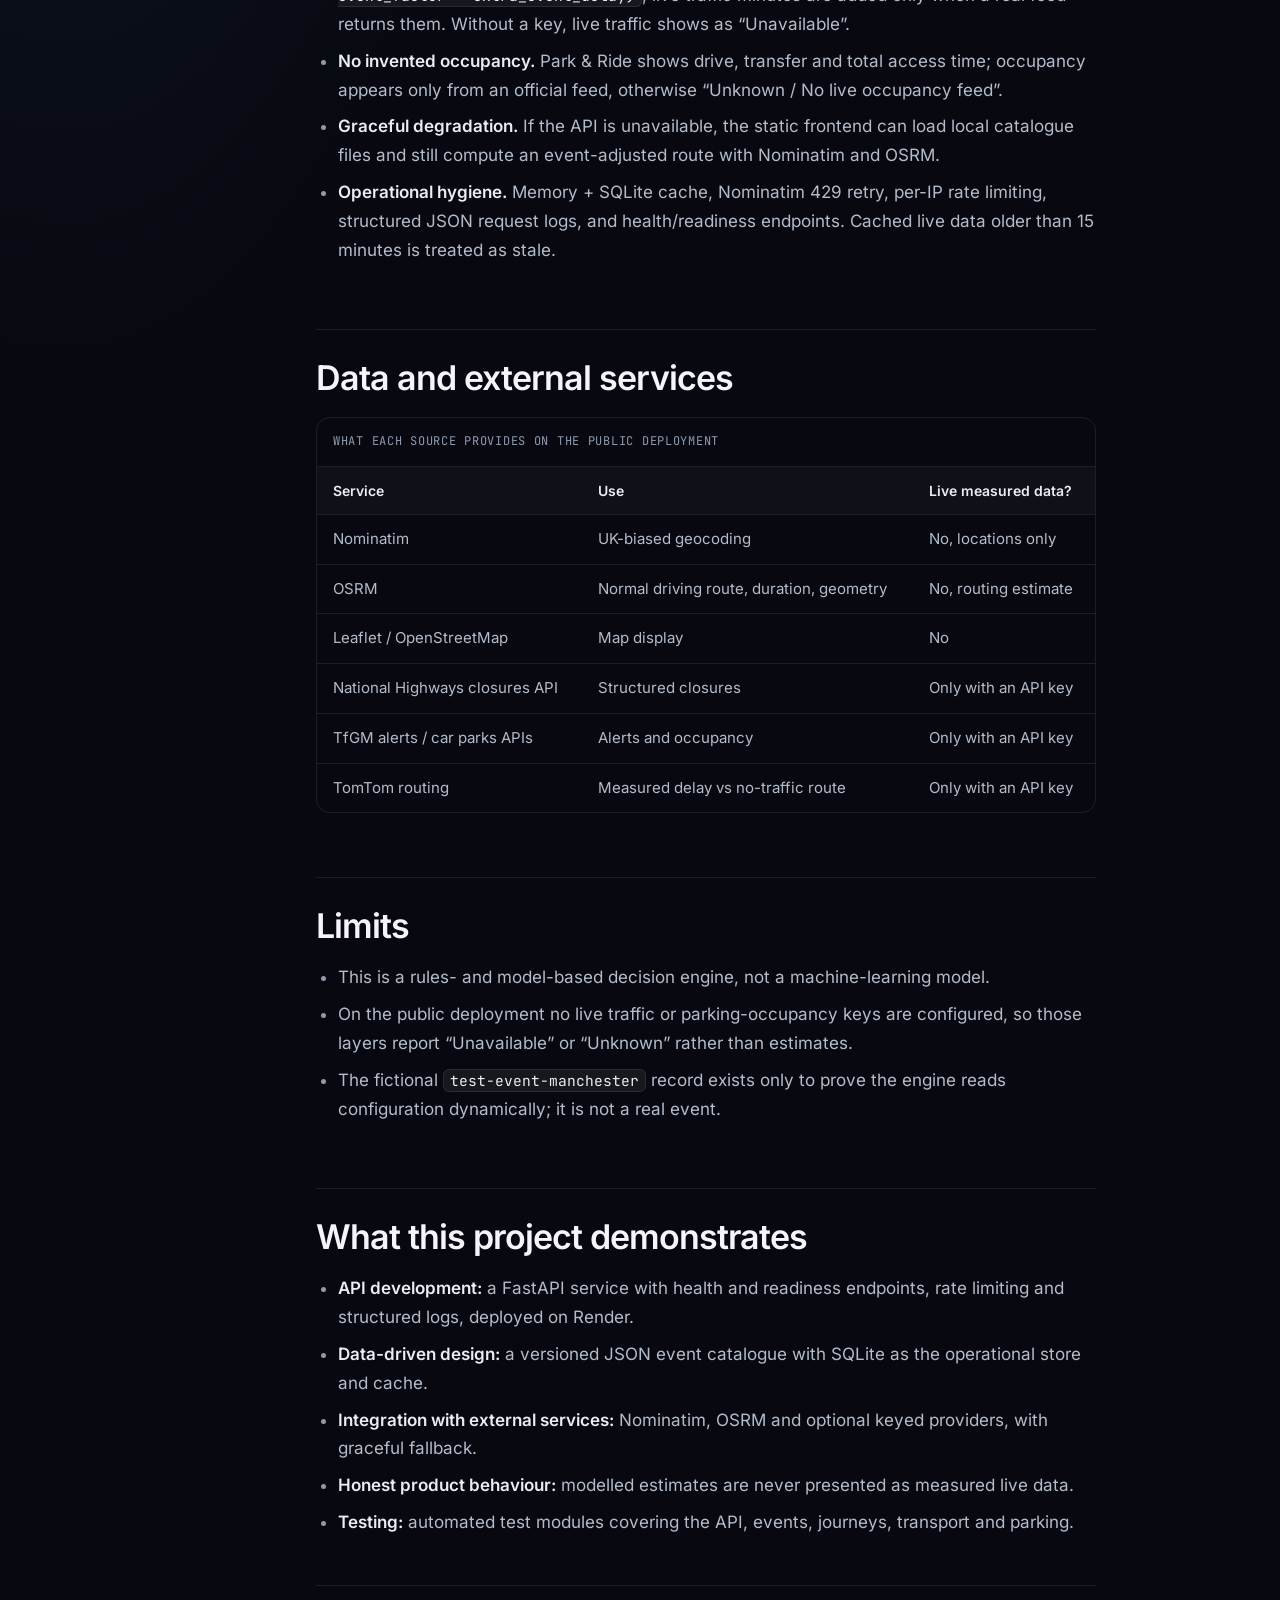
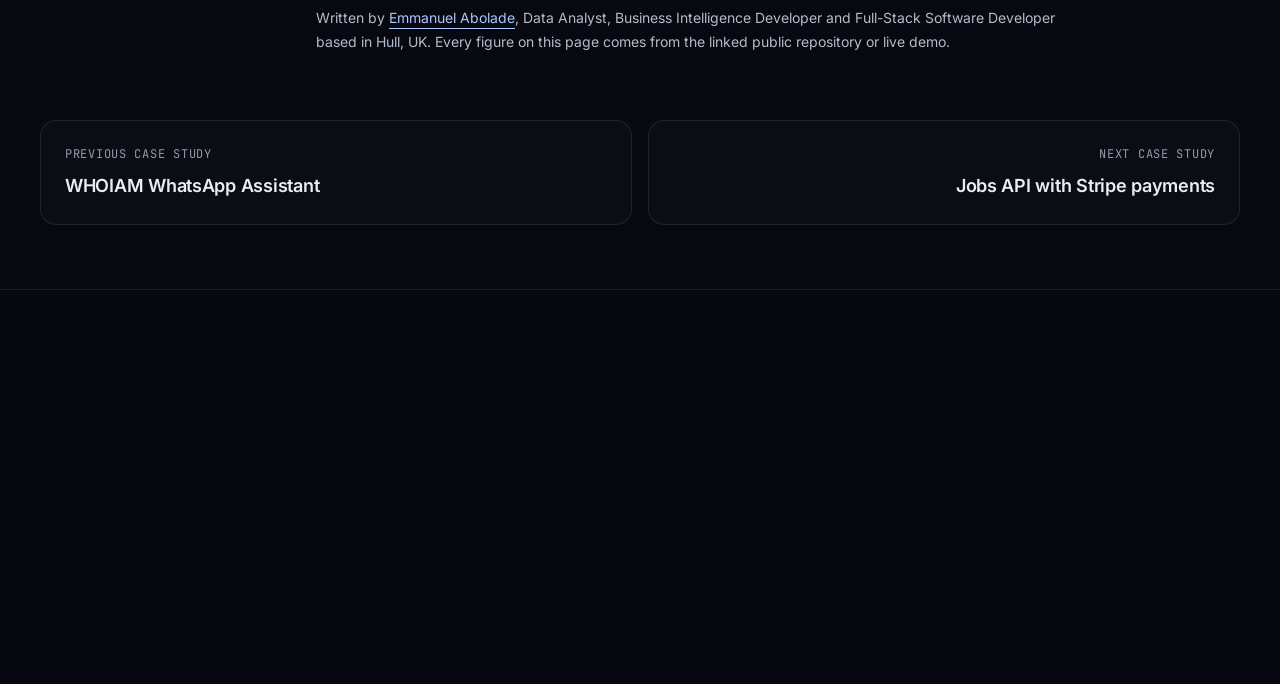
<file: projects/event-travel-intelligence/index.html>
<!DOCTYPE html>
<html lang="en-GB" class="no-js">
<head>
<meta charset="UTF-8">
<meta name="viewport" content="width=device-width, initial-scale=1">
<title>Event Travel Intelligence — Python FastAPI Full-Stack Case Study | Emmanuel Abolade</title>
<meta name="description" content="Full-stack case study by Emmanuel Abolade: a FastAPI, OSRM and Leaflet tool for event-day journey estimates in the UK, separating modelled from live data.">
<meta name="robots" content="index, follow">
<meta name="author" content="Emmanuel Abolade">
<link rel="canonical" href="https://aboladlabs.com/projects/event-travel-intelligence/">
<meta name="theme-color" content="#07090f">
<meta name="color-scheme" content="dark">
<link rel="icon" href="/favicon.svg" type="image/svg+xml">
<meta property="og:type" content="article">
<meta property="og:title" content="Event Travel Intelligence — Python FastAPI Full-Stack Case Study | Emmanuel Abolade">
<meta property="og:description" content="Full-stack case study by Emmanuel Abolade: a FastAPI, OSRM and Leaflet tool for event-day journey estimates in the UK, separating modelled from live data.">
<meta property="og:url" content="https://aboladlabs.com/projects/event-travel-intelligence/">
<meta property="og:site_name" content="Emmanuel Abolade">
<meta property="og:locale" content="en_GB">
<meta property="og:image" content="https://aboladlabs.com/assets/og-image.png">
<meta property="og:image:type" content="image/png">
<meta property="og:image:width" content="1200">
<meta property="og:image:height" content="630">
<meta property="og:image:alt" content="Emmanuel Abolade: Data Analyst, Business Intelligence Developer and Full-Stack Software Developer, Hull, UK. aboladlabs.com">
<meta name="twitter:card" content="summary_large_image">
<meta name="twitter:title" content="Event Travel Intelligence — Python FastAPI Full-Stack Case Study | Emmanuel Abolade">
<meta name="twitter:description" content="Full-stack case study by Emmanuel Abolade: a FastAPI, OSRM and Leaflet tool for event-day journey estimates in the UK, separating modelled from live data.">
<meta name="twitter:image" content="https://aboladlabs.com/assets/og-image.png">
<meta name="twitter:image:alt" content="Emmanuel Abolade: Data Analyst, Business Intelligence Developer and Full-Stack Software Developer, Hull, UK. aboladlabs.com">
<script>(function(d){d.className='js'+(matchMedia('(prefers-reduced-motion: reduce)').matches?'':' motion')})(document.documentElement)</script>
<link rel="preload" href="/assets/fonts/inter-var.woff2" as="font" type="font/woff2" crossorigin>
<link rel="preload" href="/assets/fonts/jetbrains-mono-var.woff2" as="font" type="font/woff2" crossorigin>
<link rel="stylesheet" href="/assets/css/site.css">
<script src="/assets/js/site.js" defer></script>
<script type="application/ld+json">
{
  "@context": "https://schema.org",
  "@graph": [
    {
      "@type": "Article",
      "@id": "https://aboladlabs.com/projects/event-travel-intelligence/#article",
      "headline": "Event Travel Intelligence (Python, FastAPI and Leaflet)",
      "description": "Full-stack case study by Emmanuel Abolade: a FastAPI, OSRM and Leaflet tool for event-day journey estimates in the UK, separating modelled from live data.",
      "url": "https://aboladlabs.com/projects/event-travel-intelligence/",
      "mainEntityOfPage": "https://aboladlabs.com/projects/event-travel-intelligence/",
      "inLanguage": "en-GB",
      "author": {
        "@type": "Person",
        "@id": "https://aboladlabs.com/#person",
        "name": "Emmanuel Abolade",
        "url": "https://aboladlabs.com/"
      },
      "publisher": {
        "@id": "https://aboladlabs.com/#person"
      },
      "datePublished": "2026-11-11T21:46:39+00:00",
      "dateModified": "2026-11-21T15:02:53+00:00",
      "isPartOf": {
        "@id": "https://aboladlabs.com/#website"
      },
      "image": "https://aboladlabs.com/assets/screenshots/event-travel-intelligence-home.webp",
      "citation": [
        "https://github.com/aboladvisuals/event-travel-intelligence"
      ]
    },
    {
      "@type": "SoftwareSourceCode",
      "name": "Event Travel Intelligence",
      "codeRepository": "https://github.com/aboladvisuals/event-travel-intelligence",
      "programmingLanguage": [
        "Python",
        "JavaScript"
      ],
      "description": "Event-day journey intelligence: FastAPI backend, Leaflet frontend, OSRM routing.",
      "author": {
        "@id": "https://aboladlabs.com/#person"
      },
      "url": "https://aboladvisuals.github.io/event-travel-intelligence/"
    },
    {
      "@type": "BreadcrumbList",
      "@id": "https://aboladlabs.com/projects/event-travel-intelligence/#breadcrumb",
      "itemListElement": [
        {
          "@type": "ListItem",
          "position": 1,
          "name": "Emmanuel Abolade",
          "item": "https://aboladlabs.com/"
        },
        {
          "@type": "ListItem",
          "position": 2,
          "name": "Case studies",
          "item": "https://aboladlabs.com/projects/"
        },
        {
          "@type": "ListItem",
          "position": 3,
          "name": "Event Travel Intelligence",
          "item": "https://aboladlabs.com/projects/event-travel-intelligence/"
        }
      ]
    }
  ]
}
</script>
<link rel="stylesheet" href="/assets/css/liquid-v3.css">
</head>
<body>
<a class="skip" href="#main">Skip to content</a>
<header class="site-header solid">
<div class="wrap bar">
<a class="brand" href="/"><span class="brand-mark" aria-hidden="true">EA</span><span>Emmanuel Abolade<small>Data · BI · Full-Stack · Hull, UK</small></span></a>
<button class="menu-btn" type="button" aria-expanded="false" aria-controls="site-nav" aria-label="Open menu"><svg viewBox="0 0 20 20" fill="none" aria-hidden="true"><path d="M3 6h14M3 10h14M3 14h14" stroke="currentColor" stroke-width="1.6" stroke-linecap="round"/></svg></button>
<nav id="site-nav" class="nav" aria-label="Primary">
<a href="/#work">Work</a>
<a href="/projects/" aria-current="page">Case studies</a>
<a href="/services/">Services</a>
<a href="/#skills">Skills</a>
<a href="/#experience">Experience</a>
<a href="/#contact" class="nav-cta">Contact</a>
</nav>
</div>
</header>
<main id="main">
<section class="page-hero">
<div class="grid-bg" aria-hidden="true"></div>
<div class="wrap">
<nav class="crumbs" aria-label="Breadcrumb"><ol>
<li><a href="/">Emmanuel Abolade</a></li>
<li><a href="/projects/">Case studies</a></li>
<li aria-current="page">Event Travel Intelligence</li>
</ol></nav>
<p class="kicker">Full-stack · Python · FastAPI · JavaScript · SQLite · Render</p>
<h1>Event Travel Intelligence (Python, FastAPI and Leaflet)</h1>
<p class="lede">A full-stack decision-support tool for journeys to major UK events. A user enters a starting location and picks an event, and the system returns the normal driving route, an event-adjusted journey estimate, crowd risk, configured disruptions, Park &amp; Ride access times and return-journey timing, while keeping modelled estimates clearly separate from measured live data.</p>
<div class="actions"><a class="btn btn-primary" href="https://aboladvisuals.github.io/event-travel-intelligence/" rel="noopener">Live application <svg viewBox="0 0 16 16" fill="none" aria-hidden="true"><path d="M6 3h7v7M13 3 5 11" stroke="currentColor" stroke-width="1.6" stroke-linecap="round" stroke-linejoin="round"/></svg></a><a class="btn" href="https://github.com/aboladvisuals/event-travel-intelligence" rel="noopener">GitHub repository <svg viewBox="0 0 16 16" fill="none" aria-hidden="true"><path d="M6 3h7v7M13 3 5 11" stroke="currentColor" stroke-width="1.6" stroke-linecap="round" stroke-linejoin="round"/></svg></a><a class="btn" href="https://github.com/aboladvisuals/event-travel-intelligence/blob/main/CASE_STUDY.md" rel="noopener">Engineering case study (repo) <svg viewBox="0 0 16 16" fill="none" aria-hidden="true"><path d="M6 3h7v7M13 3 5 11" stroke="currentColor" stroke-width="1.6" stroke-linecap="round" stroke-linejoin="round"/></svg></a></div>
<div class="facts"><div class="fact"><span class="k">Backend</span><span class="v">Python · FastAPI · SQLite (Redis optional), hosted on Render</span></div><div class="fact"><span class="k">Frontend</span><span class="v">HTML · CSS · JavaScript · Leaflet, hosted on GitHub Pages</span></div><div class="fact"><span class="k">Data services</span><span class="v">Nominatim geocoding · OSRM routing · OpenStreetMap tiles</span></div><div class="fact"><span class="k">Tests</span><span class="v">Test modules in <code>tests/</code> for API, events, journey, live transport, parking and platform</span></div></div>
</div>
</section>
<div class="wrap case-layout">
<aside class="toc" aria-label="On this page"><p>On this page</p><ol><li><a href="#problem">Problem</a></li><li><a href="#architecture">Architecture</a></li><li><a href="#key-technical-decisions">Key technical decisions</a></li><li><a href="#data-and-external-services">Data and external services</a></li><li><a href="#limits">Limits</a></li><li><a href="#what-this-project-demonstrates">What this project demonstrates</a></li></ol></aside>
<article class="prose">
<figure><img alt="Event Travel Intelligence home screen showing the selected event, venue, date, capacity, traffic-management window and an event search box" decoding="async" height="800" loading="lazy" src="/assets/screenshots/event-travel-intelligence-home.webp" width="1280"/><figcaption>Event selection screen of the live application, captured on 11 November 2026.</figcaption></figure>
<h2 id="problem">Problem</h2>
<p>Large events create travel conditions that ordinary route planners do not model well: traffic-management windows, extra delay near the venue, crowd pressure, road restrictions and uncertain Park &amp; Ride access. People travelling from different UK towns need one place to see the normal route, how the event changes it, and whether any live data is actually available.</p>
<h2 id="architecture">Architecture</h2>
<pre>User
  ↓
GitHub Pages frontend (HTML/CSS/JS + Leaflet)
  ↓
FastAPI API on Render
  ↓
JSON event catalogue + SQLite operational store
  ↓
Geocoding / routing / optional transport and parking providers
  ↓
Journey intelligence engine
  ↓
Analysis response</pre>
<div aria-label="Main backend modules" class="table-wrap" role="region" tabindex="0"><table><caption>Main backend modules</caption><thead><tr><th scope="col">Layer</th><th scope="col">Location</th></tr></thead><tbody>
<tr><td>Event schema</td><td><code>backend/event_model.py</code></td></tr><tr><td>Event store</td><td><code>backend/event_store.py</code></td></tr><tr><td>Travel engine</td><td><code>backend/travel_engine.py</code></td></tr><tr><td>Live transport</td><td><code>backend/live_transport.py</code></td></tr><tr><td>Parking</td><td><code>backend/parking_intelligence.py</code></td></tr><tr><td>Cache / SQLite</td><td><code>backend/cache.py</code>, <code>backend/db.py</code></td></tr><tr><td>API</td><td><code>backend/main.py</code></td></tr>
</tbody></table></div>
<figure><img alt="Event Travel Intelligence journey summary for a trip from Hull to Old Trafford: 106.1 miles, 123 minutes outbound, return estimate 244 minutes arriving 00:34 the next day" decoding="async" height="350" loading="lazy" src="/assets/screenshots/event-travel-intelligence-journey-summary.webp" width="1160"/><figcaption>Journey summary returned by the live application for a Hull start on 11 November 2026. Live traffic was reported as unavailable, so these are event-adjusted estimates.</figcaption></figure>
<h2 id="key-technical-decisions">Key technical decisions</h2>
<ul>
<li><strong>Events are data, not code.</strong> A versioned JSON catalogue (<code>data/events/*.json</code>) is the source of truth, so adding an event means adding data rather than rewriting the engine.</li>
<li><strong>Modelled vs measured is never blurred.</strong> The estimate is <code>round(normal_OSRM_minutes × event_factor + extra_event_delay)</code>; live traffic minutes are added only when a real feed returns them. Without a key, live traffic shows as “Unavailable”.</li>
<li><strong>No invented occupancy.</strong> Park &amp; Ride shows drive, transfer and total access time; occupancy appears only from an official feed, otherwise “Unknown / No live occupancy feed”.</li>
<li><strong>Graceful degradation.</strong> If the API is unavailable, the static frontend can load local catalogue files and still compute an event-adjusted route with Nominatim and OSRM.</li>
<li><strong>Operational hygiene.</strong> Memory + SQLite cache, Nominatim 429 retry, per-IP rate limiting, structured JSON request logs, and health/readiness endpoints. Cached live data older than 15 minutes is treated as stale.</li>
</ul>
<h2 id="data-and-external-services">Data and external services</h2>
<div aria-label="What each source provides on the public deployment" class="table-wrap" role="region" tabindex="0"><table><caption>What each source provides on the public deployment</caption><thead><tr><th scope="col">Service</th><th scope="col">Use</th><th scope="col">Live measured data?</th></tr></thead><tbody>
<tr><td>Nominatim</td><td>UK-biased geocoding</td><td>No, locations only</td></tr>
<tr><td>OSRM</td><td>Normal driving route, duration, geometry</td><td>No, routing estimate</td></tr>
<tr><td>Leaflet / OpenStreetMap</td><td>Map display</td><td>No</td></tr>
<tr><td>National Highways closures API</td><td>Structured closures</td><td>Only with an API key</td></tr>
<tr><td>TfGM alerts / car parks APIs</td><td>Alerts and occupancy</td><td>Only with an API key</td></tr>
<tr><td>TomTom routing</td><td>Measured delay vs no-traffic route</td><td>Only with an API key</td></tr>
</tbody></table></div>
<h2 id="limits">Limits</h2>
<ul>
<li>This is a rules- and model-based decision engine, not a machine-learning model.</li>
<li>On the public deployment no live traffic or parking-occupancy keys are configured, so those layers report “Unavailable” or “Unknown” rather than estimates.</li>
<li>The fictional <code>test-event-manchester</code> record exists only to prove the engine reads configuration dynamically; it is not a real event.</li>
</ul>
<h2 id="what-this-project-demonstrates">What this project demonstrates</h2>
<ul>
<li><strong>API development:</strong> a FastAPI service with health and readiness endpoints, rate limiting and structured logs, deployed on Render.</li>
<li><strong>Data-driven design:</strong> a versioned JSON event catalogue with SQLite as the operational store and cache.</li>
<li><strong>Integration with external services:</strong> Nominatim, OSRM and optional keyed providers, with graceful fallback.</li>
<li><strong>Honest product behaviour:</strong> modelled estimates are never presented as measured live data.</li>
<li><strong>Testing:</strong> automated test modules covering the API, events, journeys, transport and parking.</li>
</ul>
<p class="source-note">Written by <a href="/">Emmanuel Abolade</a>, Data Analyst, Business Intelligence Developer and Full-Stack Software Developer based in Hull, UK. Every figure on this page comes from the linked public repository or live demo.</p>
</article>
</div>
<nav class="wrap case-next" aria-label="More case studies">
<a href="/projects/whoiam-whatsapp-bot/"><span>Previous case study</span><b>WHOIAM WhatsApp Assistant</b></a>
<a class="next" href="/projects/jobs-api-stripe-payments/"><span>Next case study</span><b>Jobs API with Stripe payments</b></a>
</nav>
</main>
<footer class="site-footer">
<div class="wrap">
<div class="cols">
<div>
<h2>Emmanuel Abolade</h2>
<p>Data Analyst, Business Intelligence Developer and Full-Stack Software Developer based in Hull, UK. I turn operational data into decisions, and decisions into working software.</p>
<p>Every figure on this site comes from a linked public repository, a published write-up or a live demo.</p>
</div>
<div>
<h2>Explore</h2>
<ul>
<li><a href="/">Home</a></li>
<li><a href="/projects/">All case studies</a></li>
<li><a href="/projects/#skills-evidence">Skills and evidence</a></li>
<li><a href="/#experience">Experience</a></li>
</ul>
</div>
<div>
<h2>Connect</h2>
<ul>
<li><a href="mailto:hello@aboladlabs.com">Email</a></li>
<li><a href="https://linkedin.com/in/emmanuel-aboladesek" rel="noopener">LinkedIn</a></li>
<li><a href="https://github.com/aboladvisuals" rel="noopener">GitHub</a></li>
</ul>
</div>
</div>
<div class="fine">
<span class="legal">AboladLabs is a trading name of Anuoluwapo Emmanuel Abolade · Hull, United Kingdom · <a href="mailto:hello@aboladlabs.com">hello@aboladlabs.com</a></span>
<span>© 2026 Emmanuel Abolade · Hull, United Kingdom</span>
<span>Last updated <time datetime="2026-11-12">12 November 2026</time></span>
</div>
</div>
</footer>
<script src="/assets/js/liquid-v3.js" defer></script>
</body>
</html>
</file>
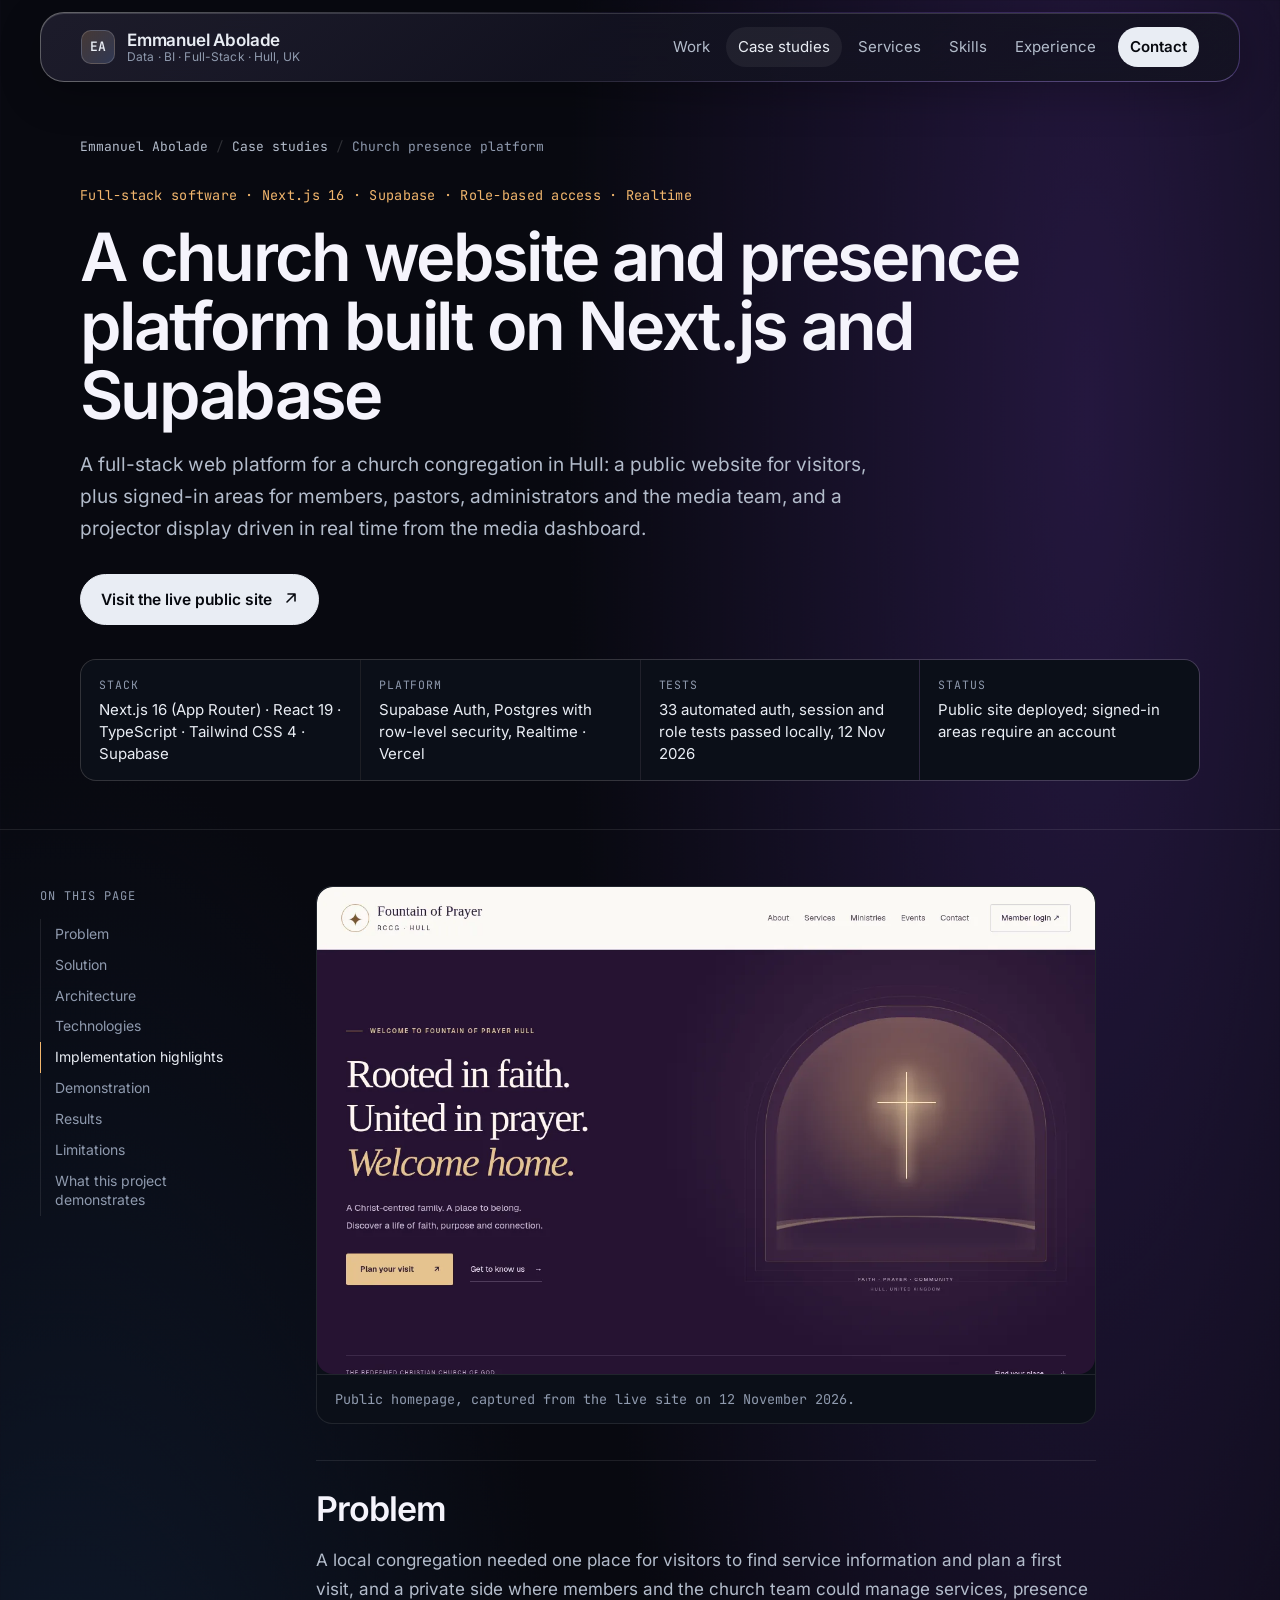
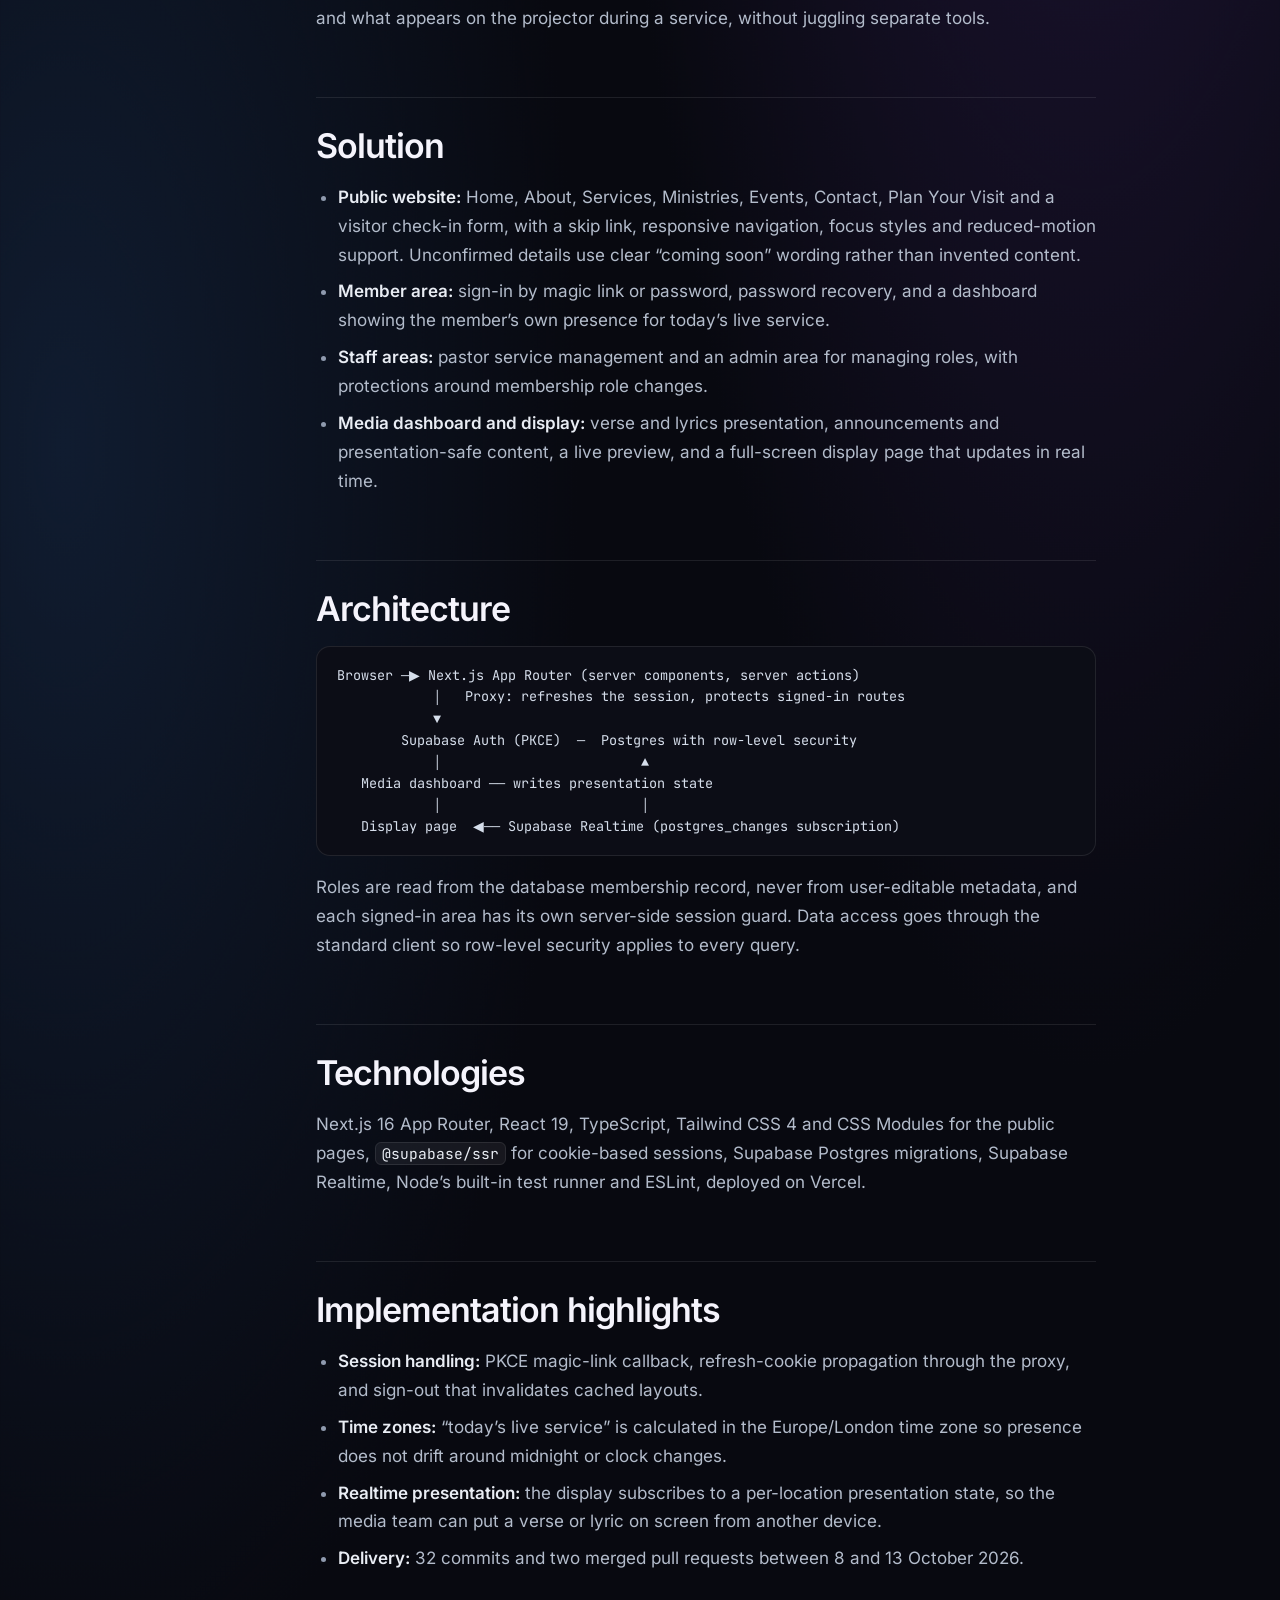
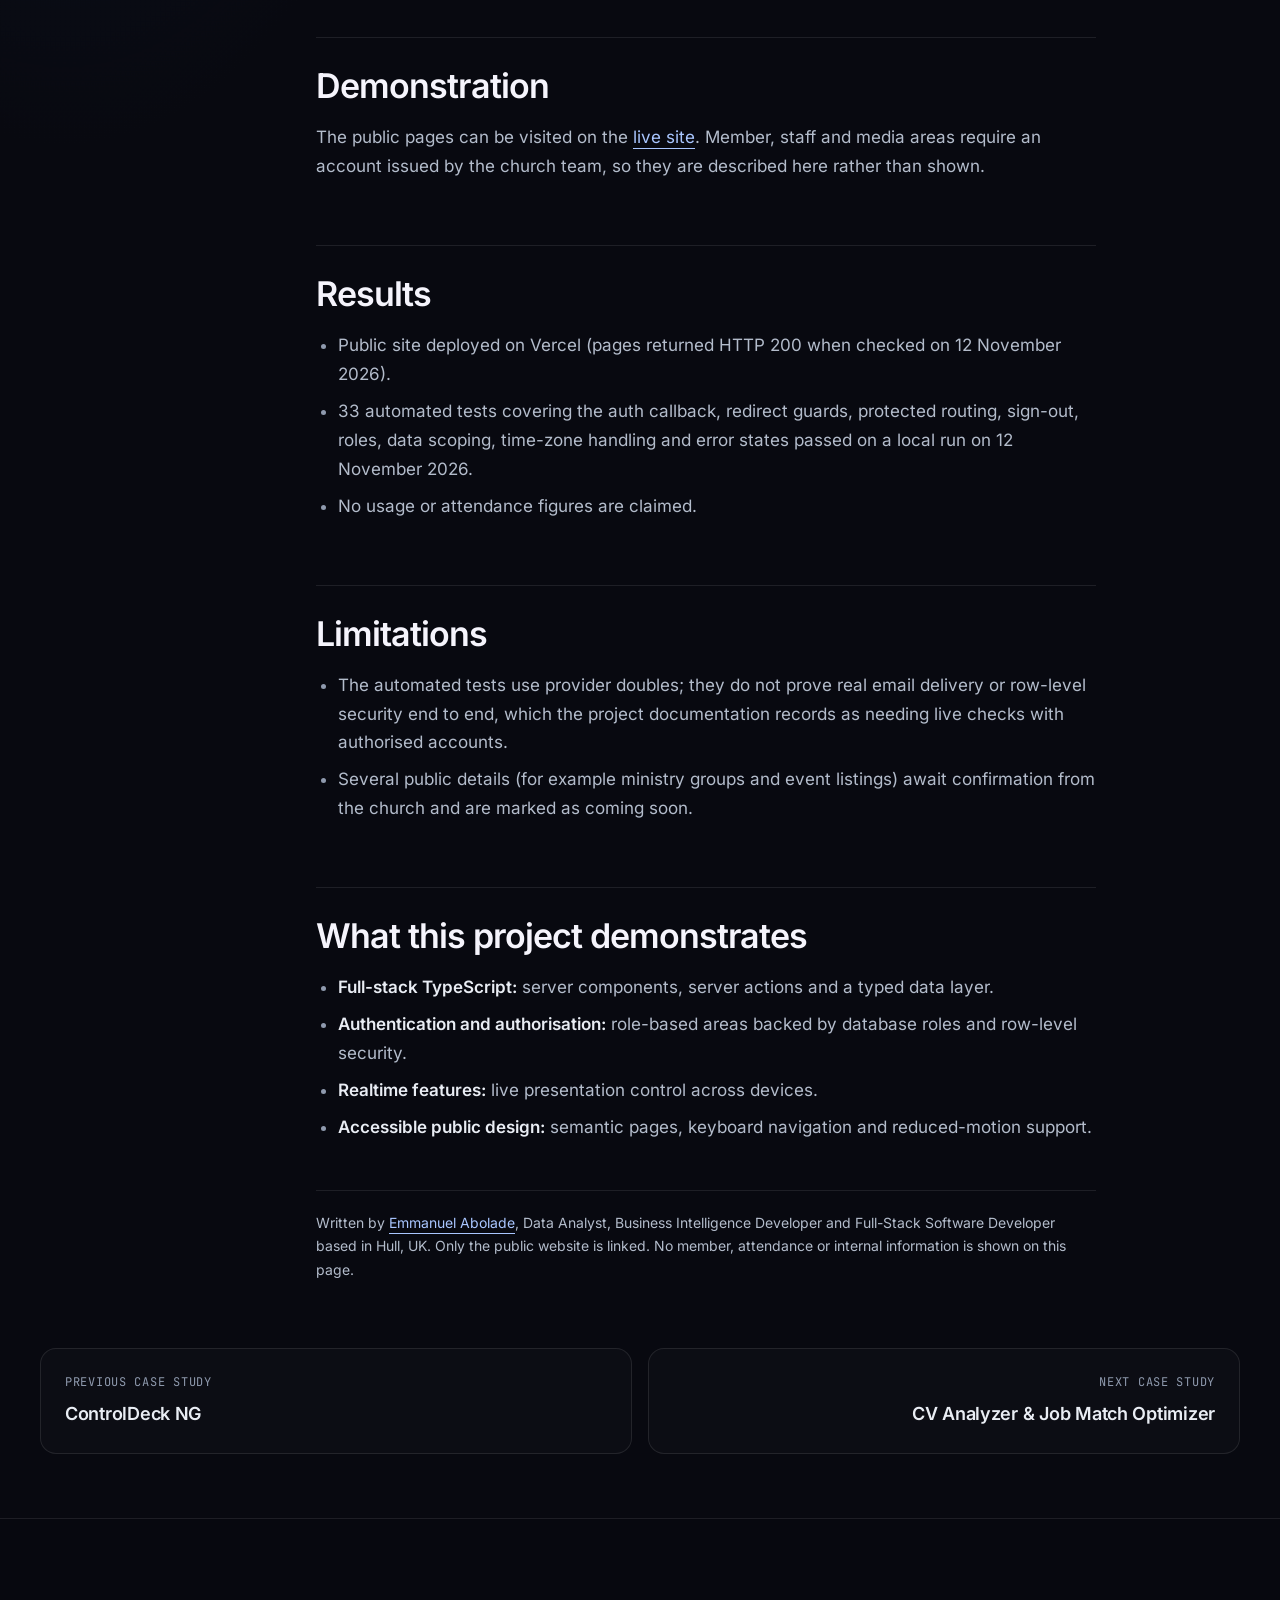
<file: projects/fountain-of-prayer-church-platform/index.html>
<!DOCTYPE html>
<html lang="en-GB" class="no-js">
<head>
<meta charset="UTF-8">
<meta name="viewport" content="width=device-width, initial-scale=1">
<title>Church Website &amp; Presence Platform — Next.js, Supabase and Realtime | Emmanuel Abolade</title>
<meta name="description" content="Next.js 16 and Supabase web platform by Emmanuel Abolade for a church in Hull: public website, role-based member and staff areas, and a realtime presentation display.">
<meta name="robots" content="index, follow">
<meta name="author" content="Emmanuel Abolade">
<link rel="canonical" href="https://aboladlabs.com/projects/fountain-of-prayer-church-platform/">
<meta name="theme-color" content="#07090f">
<meta name="color-scheme" content="dark">
<link rel="icon" href="/favicon.svg" type="image/svg+xml">
<meta property="og:type" content="article">
<meta property="og:title" content="Church Website &amp; Presence Platform — Next.js, Supabase and Realtime | Emmanuel Abolade">
<meta property="og:description" content="Next.js 16 and Supabase web platform by Emmanuel Abolade for a church in Hull: public website, role-based member and staff areas, and a realtime presentation display.">
<meta property="og:url" content="https://aboladlabs.com/projects/fountain-of-prayer-church-platform/">
<meta property="og:site_name" content="Emmanuel Abolade">
<meta property="og:locale" content="en_GB">
<meta property="og:image" content="https://aboladlabs.com/assets/og-image.png">
<meta property="og:image:type" content="image/png">
<meta property="og:image:width" content="1200">
<meta property="og:image:height" content="630">
<meta property="og:image:alt" content="Emmanuel Abolade: Data Analyst, Business Intelligence Developer and Full-Stack Software Developer, Hull, UK. aboladlabs.com">
<meta name="twitter:card" content="summary_large_image">
<meta name="twitter:title" content="Church Website &amp; Presence Platform — Next.js, Supabase and Realtime | Emmanuel Abolade">
<meta name="twitter:description" content="Next.js 16 and Supabase web platform by Emmanuel Abolade for a church in Hull: public website, role-based member and staff areas, and a realtime presentation display.">
<meta name="twitter:image" content="https://aboladlabs.com/assets/og-image.png">
<meta name="twitter:image:alt" content="Emmanuel Abolade: Data Analyst, Business Intelligence Developer and Full-Stack Software Developer, Hull, UK. aboladlabs.com">
<script>(function(d){d.className='js'+(matchMedia('(prefers-reduced-motion: reduce)').matches?'':' motion')})(document.documentElement)</script>
<link rel="preload" href="/assets/fonts/inter-var.woff2" as="font" type="font/woff2" crossorigin>
<link rel="preload" href="/assets/fonts/jetbrains-mono-var.woff2" as="font" type="font/woff2" crossorigin>
<link rel="stylesheet" href="/assets/css/site.css">
<script src="/assets/js/site.js" defer></script>
<script type="application/ld+json">
{
  "@context": "https://schema.org",
  "@graph": [
    {
      "@type": "Article",
      "@id": "https://aboladlabs.com/projects/fountain-of-prayer-church-platform/#article",
      "headline": "Church website and presence platform (Next.js, Supabase, Realtime)",
      "description": "Next.js 16 and Supabase web platform by Emmanuel Abolade for a church in Hull: public website, role-based member and staff areas, and a realtime presentation display.",
      "url": "https://aboladlabs.com/projects/fountain-of-prayer-church-platform/",
      "mainEntityOfPage": "https://aboladlabs.com/projects/fountain-of-prayer-church-platform/",
      "inLanguage": "en-GB",
      "author": {
        "@type": "Person",
        "@id": "https://aboladlabs.com/#person",
        "name": "Emmanuel Abolade",
        "url": "https://aboladlabs.com/"
      },
      "publisher": {
        "@id": "https://aboladlabs.com/#person"
      },
      "datePublished": "2026-11-12T01:26:39+00:00",
      "dateModified": "2026-11-21T15:02:53+00:00",
      "isPartOf": {
        "@id": "https://aboladlabs.com/#website"
      },
      "image": "https://aboladlabs.com/assets/screenshots/fountain-of-prayer-hull-home.webp",
      "citation": [
        "https://rccg-fountain-of-prayer-hull.vercel.app/"
      ]
    },
    {
      "@type": "BreadcrumbList",
      "@id": "https://aboladlabs.com/projects/fountain-of-prayer-church-platform/#breadcrumb",
      "itemListElement": [
        {
          "@type": "ListItem",
          "position": 1,
          "name": "Emmanuel Abolade",
          "item": "https://aboladlabs.com/"
        },
        {
          "@type": "ListItem",
          "position": 2,
          "name": "Case studies",
          "item": "https://aboladlabs.com/projects/"
        },
        {
          "@type": "ListItem",
          "position": 3,
          "name": "Church presence platform",
          "item": "https://aboladlabs.com/projects/fountain-of-prayer-church-platform/"
        }
      ]
    }
  ]
}
</script>
<link rel="stylesheet" href="/assets/css/liquid-v3.css">
</head>
<body>
<a class="skip" href="#main">Skip to content</a>
<header class="site-header solid">
<div class="wrap bar">
<a class="brand" href="/"><span class="brand-mark" aria-hidden="true">EA</span><span>Emmanuel Abolade<small>Data · BI · Full-Stack · Hull, UK</small></span></a>
<button class="menu-btn" type="button" aria-expanded="false" aria-controls="site-nav" aria-label="Open menu"><svg viewBox="0 0 20 20" fill="none" aria-hidden="true"><path d="M3 6h14M3 10h14M3 14h14" stroke="currentColor" stroke-width="1.6" stroke-linecap="round"/></svg></button>
<nav id="site-nav" class="nav" aria-label="Primary">
<a href="/#work">Work</a>
<a href="/projects/" aria-current="page">Case studies</a>
<a href="/services/">Services</a>
<a href="/#skills">Skills</a>
<a href="/#experience">Experience</a>
<a href="/#contact" class="nav-cta">Contact</a>
</nav>
</div>
</header>
<main id="main">
<section class="page-hero">
<div class="grid-bg" aria-hidden="true"></div>
<div class="wrap">
<nav class="crumbs" aria-label="Breadcrumb"><ol>
<li><a href="/">Emmanuel Abolade</a></li>
<li><a href="/projects/">Case studies</a></li>
<li aria-current="page">Church presence platform</li>
</ol></nav>
<p class="kicker">Full-stack software · Next.js 16 · Supabase · Role-based access · Realtime</p>
<h1>A church website and presence platform built on Next.js and Supabase</h1>
<p class="lede">A full-stack web platform for a church congregation in Hull: a public website for visitors, plus signed-in areas for members, pastors, administrators and the media team, and a projector display driven in real time from the media dashboard.</p>
<div class="actions"><a class="btn btn-primary" href="https://rccg-fountain-of-prayer-hull.vercel.app/" rel="noopener">Visit the live public site <svg viewBox="0 0 16 16" fill="none" aria-hidden="true"><path d="M6 3h7v7M13 3 5 11" stroke="currentColor" stroke-width="1.6" stroke-linecap="round" stroke-linejoin="round"/></svg></a></div>
<div class="facts"><div class="fact"><span class="k">Stack</span><span class="v">Next.js 16 (App Router) · React 19 · TypeScript · Tailwind CSS 4 · Supabase</span></div><div class="fact"><span class="k">Platform</span><span class="v">Supabase Auth, Postgres with row-level security, Realtime · Vercel</span></div><div class="fact"><span class="k">Tests</span><span class="v">33 automated auth, session and role tests passed locally, 12 Nov 2026</span></div><div class="fact"><span class="k">Status</span><span class="v">Public site deployed; signed-in areas require an account</span></div></div>
</div>
</section>
<div class="wrap case-layout">
<aside class="toc" aria-label="On this page"><p>On this page</p><ol><li><a href="#problem">Problem</a></li><li><a href="#solution">Solution</a></li><li><a href="#architecture">Architecture</a></li><li><a href="#technologies">Technologies</a></li><li><a href="#implementation-highlights">Implementation highlights</a></li><li><a href="#demonstration">Demonstration</a></li><li><a href="#results">Results</a></li><li><a href="#limitations">Limitations</a></li><li><a href="#what-this-project-demonstrates">What this project demonstrates</a></li></ol></aside>
<article class="prose">
<figure><img alt="Public homepage of the church website: a plum and gold design with the heading Rooted in faith. United in prayer. Welcome home., a Plan your visit button, and an arched illustration with a cross" decoding="async" height="800" loading="lazy" src="/assets/screenshots/fountain-of-prayer-hull-home.webp" width="1280"/><figcaption>Public homepage, captured from the live site on 12 November 2026.</figcaption></figure>
<h2 id="problem">Problem</h2>
<p>A local congregation needed one place for visitors to find service information and plan a first visit, and a private side where members and the church team could manage services, presence and what appears on the projector during a service, without juggling separate tools.</p>
<h2 id="solution">Solution</h2>
<ul><li><strong>Public website:</strong> Home, About, Services, Ministries, Events, Contact, Plan Your Visit and a visitor check-in form, with a skip link, responsive navigation, focus styles and reduced-motion support. Unconfirmed details use clear “coming soon” wording rather than invented content.</li>
<li><strong>Member area:</strong> sign-in by magic link or password, password recovery, and a dashboard showing the member’s own presence for today’s live service.</li>
<li><strong>Staff areas:</strong> pastor service management and an admin area for managing roles, with protections around membership role changes.</li>
<li><strong>Media dashboard and display:</strong> verse and lyrics presentation, announcements and presentation-safe content, a live preview, and a full-screen display page that updates in real time.</li></ul>
<h2 id="architecture">Architecture</h2>
<pre>Browser ─▶ Next.js App Router (server components, server actions)
            │   Proxy: refreshes the session, protects signed-in routes
            ▼
        Supabase Auth (PKCE)  ─  Postgres with row-level security
            │                         ▲
   Media dashboard ── writes presentation state
            │                         │
   Display page  ◀── Supabase Realtime (postgres_changes subscription)</pre>
<p>Roles are read from the database membership record, never from user-editable metadata, and each signed-in area has its own server-side session guard. Data access goes through the standard client so row-level security applies to every query.</p>
<h2 id="technologies">Technologies</h2>
<p>Next.js 16 App Router, React 19, TypeScript, Tailwind CSS 4 and CSS Modules for the public pages, <code>@supabase/ssr</code> for cookie-based sessions, Supabase Postgres migrations, Supabase Realtime, Node’s built-in test runner and ESLint, deployed on Vercel.</p>
<h2 id="implementation-highlights">Implementation highlights</h2>
<ul><li><strong>Session handling:</strong> PKCE magic-link callback, refresh-cookie propagation through the proxy, and sign-out that invalidates cached layouts.</li><li><strong>Time zones:</strong> “today’s live service” is calculated in the Europe/London time zone so presence does not drift around midnight or clock changes.</li><li><strong>Realtime presentation:</strong> the display subscribes to a per-location presentation state, so the media team can put a verse or lyric on screen from another device.</li><li><strong>Delivery:</strong> 32 commits and two merged pull requests between 8 and 13 October 2026.</li></ul>
<h2 id="demonstration">Demonstration</h2>
<p>The public pages can be visited on the <a href="https://rccg-fountain-of-prayer-hull.vercel.app/" rel="noopener">live site</a>. Member, staff and media areas require an account issued by the church team, so they are described here rather than shown.</p>
<h2 id="results">Results</h2>
<ul><li>Public site deployed on Vercel (pages returned HTTP 200 when checked on 12 November 2026).</li><li>33 automated tests covering the auth callback, redirect guards, protected routing, sign-out, roles, data scoping, time-zone handling and error states passed on a local run on 12 November 2026.</li><li>No usage or attendance figures are claimed.</li></ul>
<h2 id="limitations">Limitations</h2>
<ul><li>The automated tests use provider doubles; they do not prove real email delivery or row-level security end to end, which the project documentation records as needing live checks with authorised accounts.</li><li>Several public details (for example ministry groups and event listings) await confirmation from the church and are marked as coming soon.</li></ul>
<h2 id="what-this-project-demonstrates">What this project demonstrates</h2>
<ul><li><strong>Full-stack TypeScript:</strong> server components, server actions and a typed data layer.</li><li><strong>Authentication and authorisation:</strong> role-based areas backed by database roles and row-level security.</li><li><strong>Realtime features:</strong> live presentation control across devices.</li><li><strong>Accessible public design:</strong> semantic pages, keyboard navigation and reduced-motion support.</li></ul>
<p class="source-note">Written by <a href="/">Emmanuel Abolade</a>, Data Analyst, Business Intelligence Developer and Full-Stack Software Developer based in Hull, UK. Only the public website is linked. No member, attendance or internal information is shown on this page.</p>
</article>
</div>
<nav class="wrap case-next" aria-label="More case studies">
<a href="/projects/controldeck-ng/"><span>Previous case study</span><b>ControlDeck NG</b></a>
<a class="next" href="/projects/cv-analyzer-job-match/"><span>Next case study</span><b>CV Analyzer &amp; Job Match Optimizer</b></a>
</nav>
</main>
<footer class="site-footer">
<div class="wrap">
<div class="cols">
<div>
<h2>Emmanuel Abolade</h2>
<p>Data Analyst, Business Intelligence Developer and Full-Stack Software Developer based in Hull, UK. I turn operational data into decisions, and decisions into working software.</p>
<p>Every figure on this site comes from a linked public repository, a published write-up or a live demo.</p>
</div>
<div>
<h2>Explore</h2>
<ul>
<li><a href="/">Home</a></li>
<li><a href="/projects/">All case studies</a></li>
<li><a href="/projects/#skills-evidence">Skills and evidence</a></li>
<li><a href="/#experience">Experience</a></li>
</ul>
</div>
<div>
<h2>Connect</h2>
<ul>
<li><a href="mailto:hello@aboladlabs.com">Email</a></li>
<li><a href="https://linkedin.com/in/emmanuel-aboladesek" rel="noopener">LinkedIn</a></li>
<li><a href="https://github.com/aboladvisuals" rel="noopener">GitHub</a></li>
</ul>
</div>
</div>
<div class="fine">
<span class="legal">AboladLabs is a trading name of Anuoluwapo Emmanuel Abolade · Hull, United Kingdom · <a href="mailto:hello@aboladlabs.com">hello@aboladlabs.com</a></span>
<span>© 2026 Emmanuel Abolade · Hull, United Kingdom</span>
<span>Last updated <time datetime="2026-11-12">12 November 2026</time></span>
</div>
</div>
</footer>
<script src="/assets/js/liquid-v3.js" defer></script>
</body>
</html>
</file>
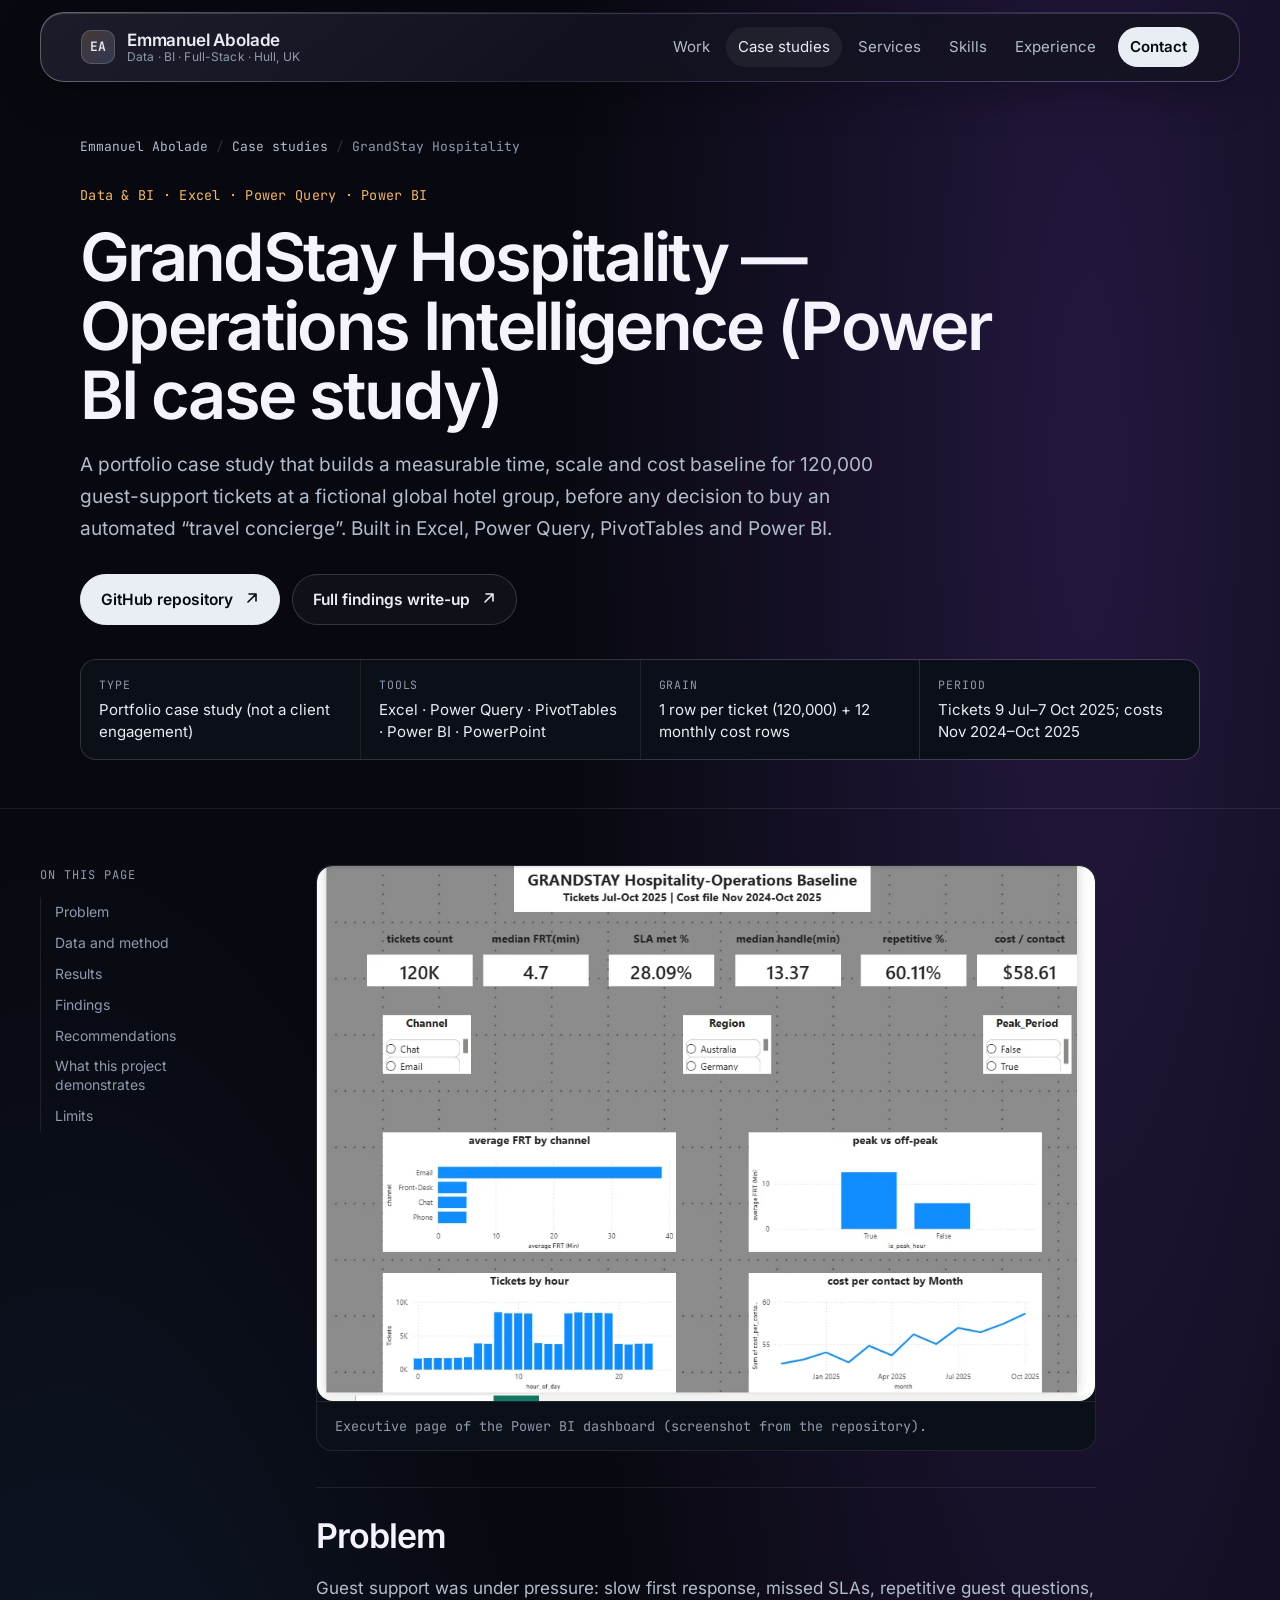
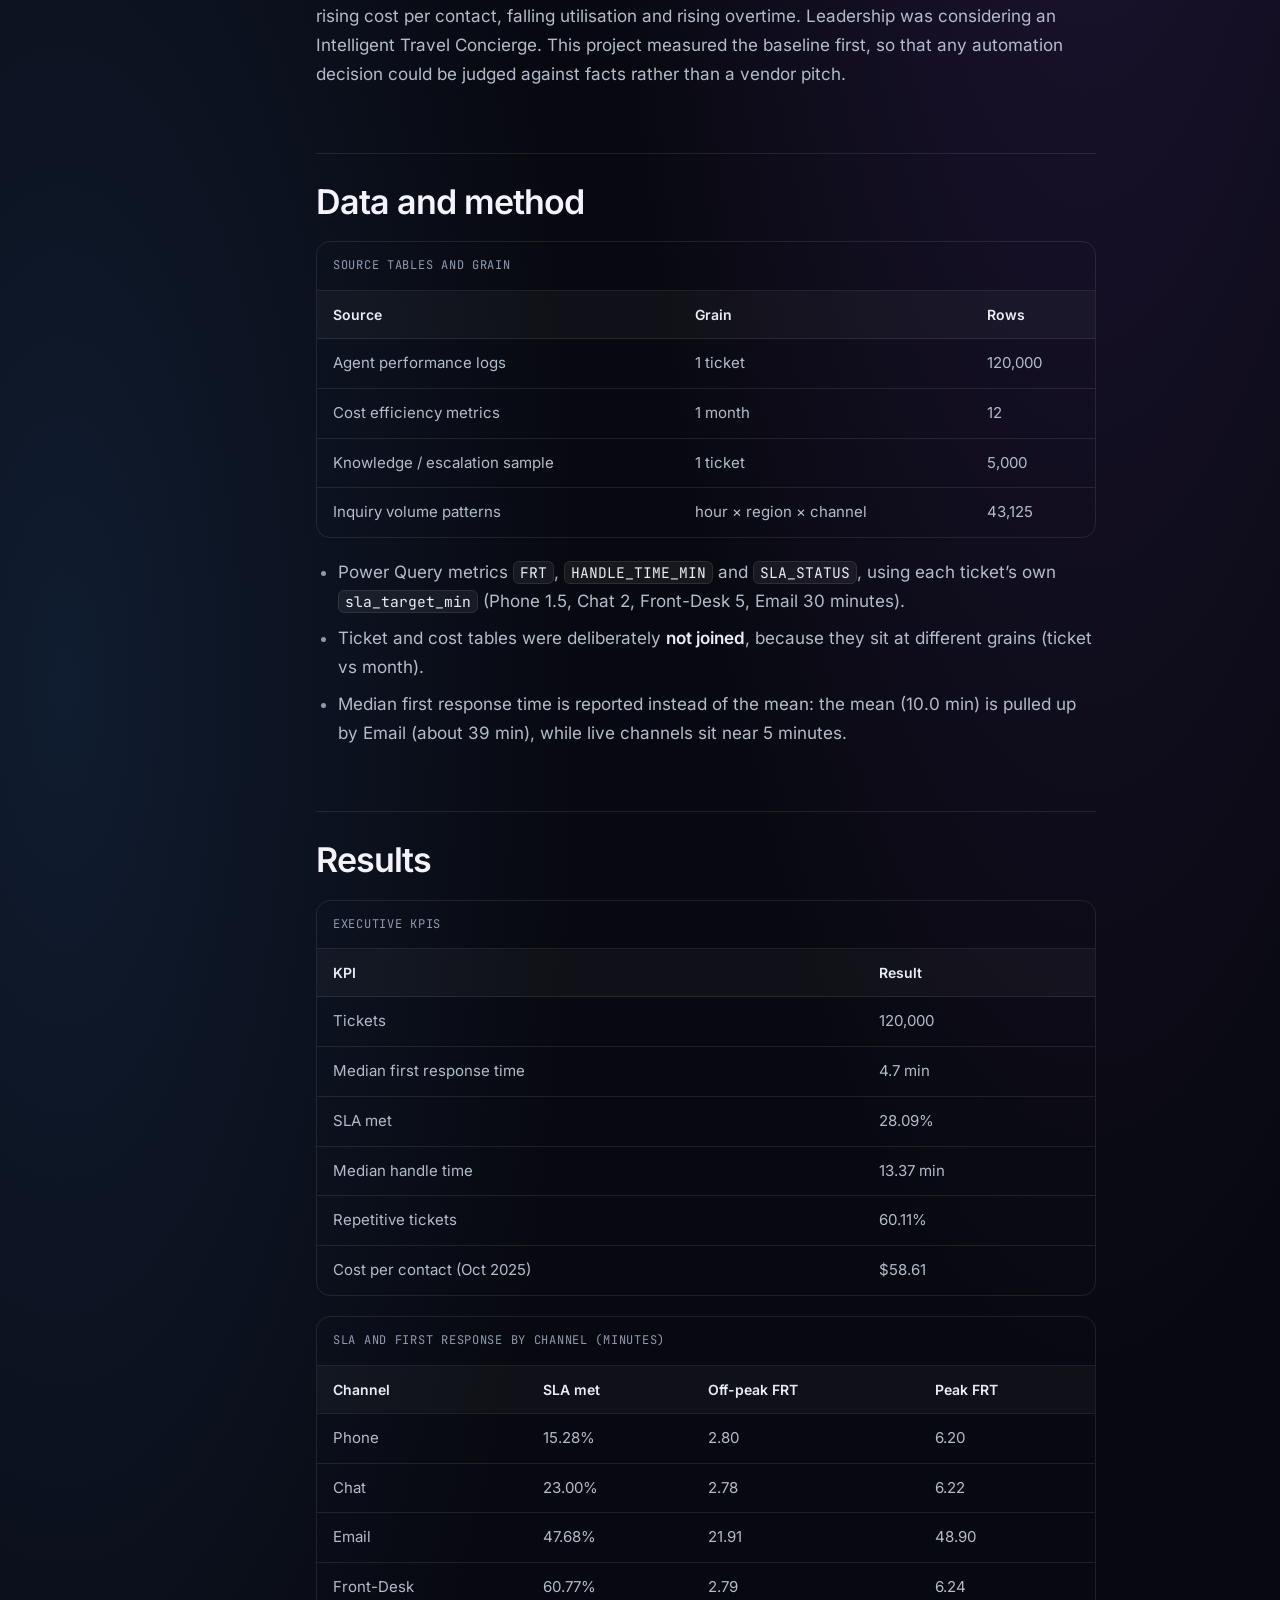
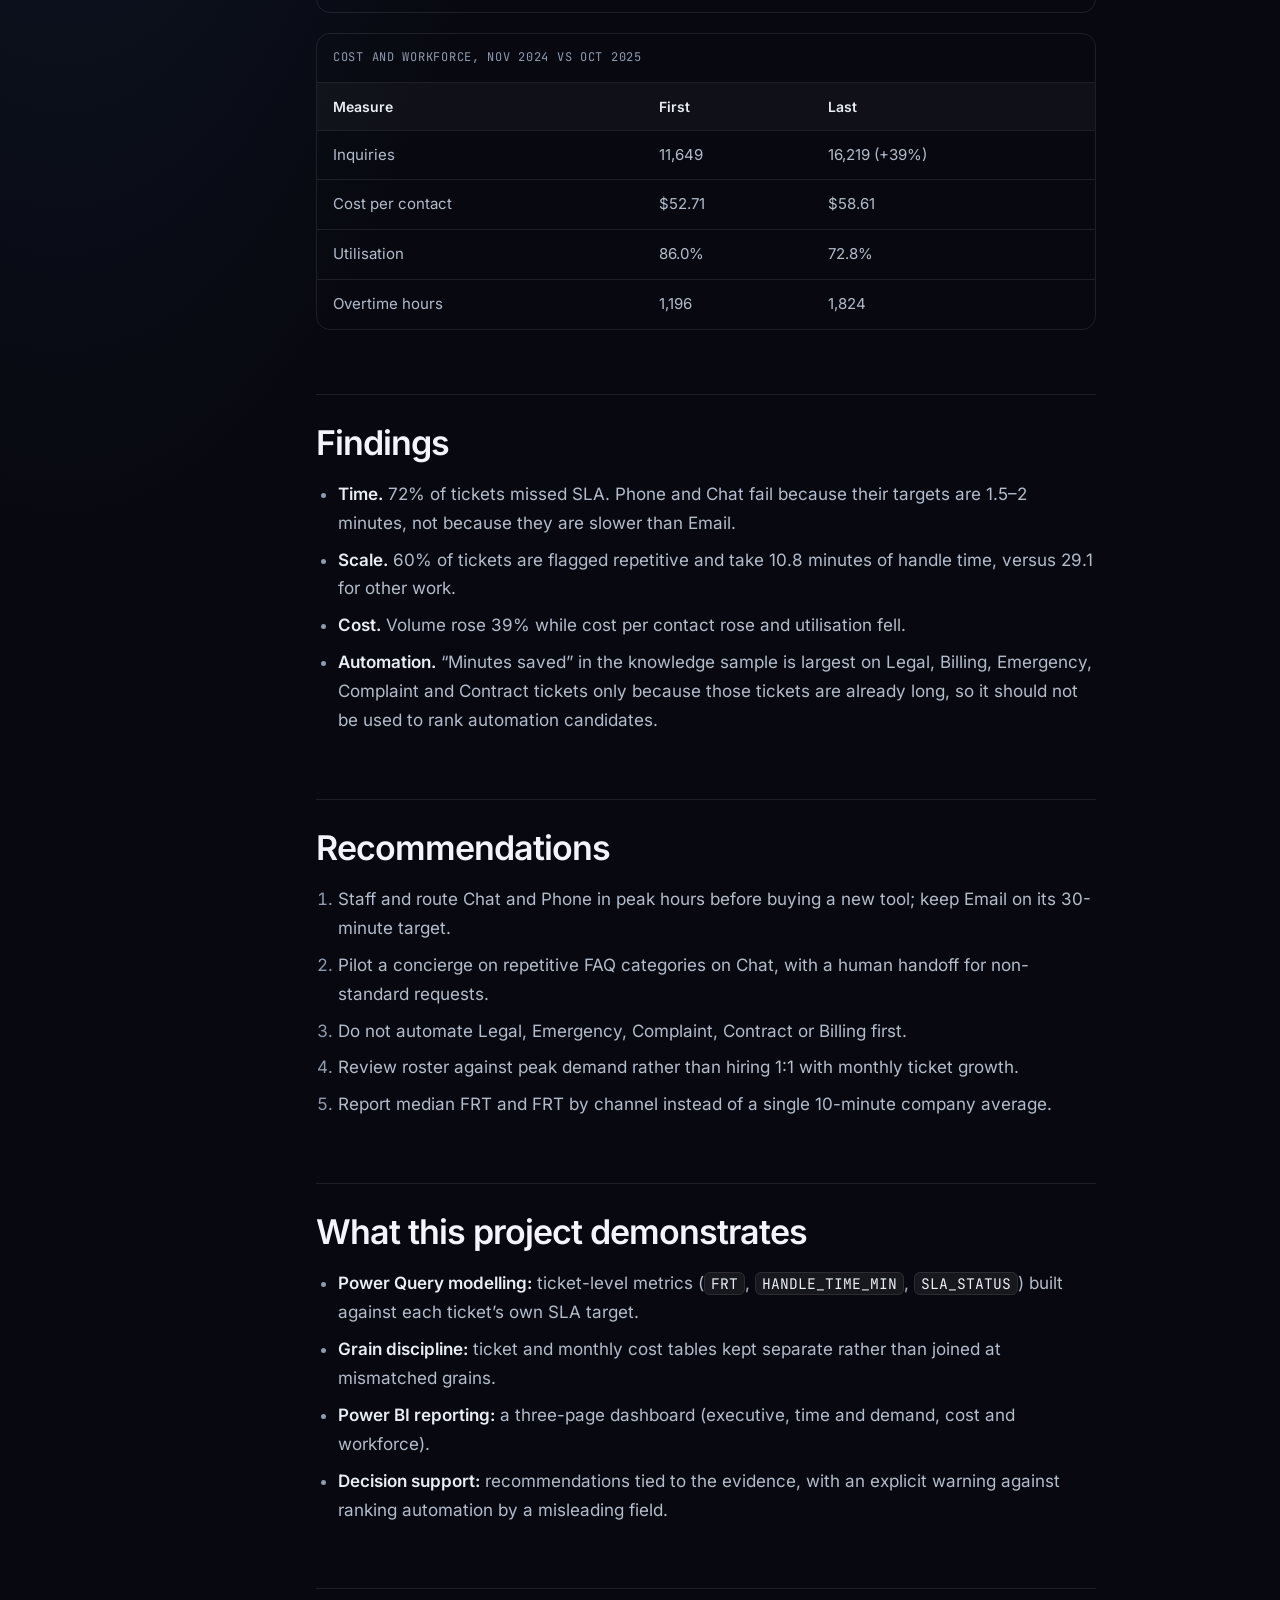
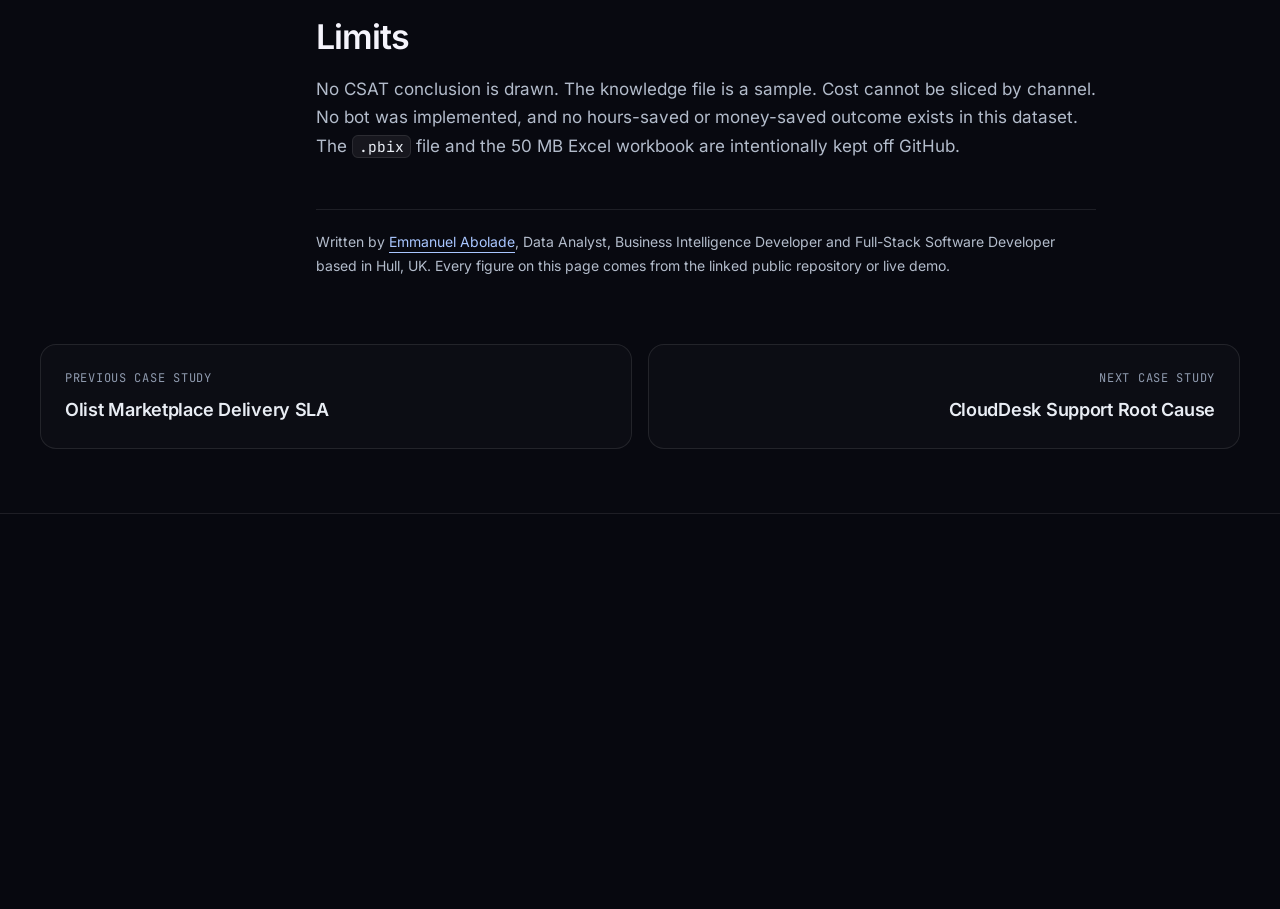
<file: projects/grandstay-hospitality-operations/index.html>
<!DOCTYPE html>
<html lang="en-GB" class="no-js">
<head>
<meta charset="UTF-8">
<meta name="viewport" content="width=device-width, initial-scale=1">
<title>GrandStay Hospitality Operations Intelligence — Power BI Case Study | Emmanuel Abolade</title>
<meta name="description" content="Power BI and Power Query case study by Emmanuel Abolade: SLA, first-response and cost baseline across 120,000 hotel guest-support tickets, with method and limits.">
<meta name="robots" content="index, follow">
<meta name="author" content="Emmanuel Abolade">
<link rel="canonical" href="https://aboladlabs.com/projects/grandstay-hospitality-operations/">
<meta name="theme-color" content="#07090f">
<meta name="color-scheme" content="dark">
<link rel="icon" href="/favicon.svg" type="image/svg+xml">
<meta property="og:type" content="article">
<meta property="og:title" content="GrandStay Hospitality Operations Intelligence — Power BI Case Study | Emmanuel Abolade">
<meta property="og:description" content="Power BI and Power Query case study by Emmanuel Abolade: SLA, first-response and cost baseline across 120,000 hotel guest-support tickets, with method and limits.">
<meta property="og:url" content="https://aboladlabs.com/projects/grandstay-hospitality-operations/">
<meta property="og:site_name" content="Emmanuel Abolade">
<meta property="og:locale" content="en_GB">
<meta property="og:image" content="https://aboladlabs.com/assets/og-image.png">
<meta property="og:image:type" content="image/png">
<meta property="og:image:width" content="1200">
<meta property="og:image:height" content="630">
<meta property="og:image:alt" content="Emmanuel Abolade: Data Analyst, Business Intelligence Developer and Full-Stack Software Developer, Hull, UK. aboladlabs.com">
<meta name="twitter:card" content="summary_large_image">
<meta name="twitter:title" content="GrandStay Hospitality Operations Intelligence — Power BI Case Study | Emmanuel Abolade">
<meta name="twitter:description" content="Power BI and Power Query case study by Emmanuel Abolade: SLA, first-response and cost baseline across 120,000 hotel guest-support tickets, with method and limits.">
<meta name="twitter:image" content="https://aboladlabs.com/assets/og-image.png">
<meta name="twitter:image:alt" content="Emmanuel Abolade: Data Analyst, Business Intelligence Developer and Full-Stack Software Developer, Hull, UK. aboladlabs.com">
<script>(function(d){d.className='js'+(matchMedia('(prefers-reduced-motion: reduce)').matches?'':' motion')})(document.documentElement)</script>
<link rel="preload" href="/assets/fonts/inter-var.woff2" as="font" type="font/woff2" crossorigin>
<link rel="preload" href="/assets/fonts/jetbrains-mono-var.woff2" as="font" type="font/woff2" crossorigin>
<link rel="stylesheet" href="/assets/css/site.css">
<script src="/assets/js/site.js" defer></script>
<script type="application/ld+json">
{
  "@context": "https://schema.org",
  "@graph": [
    {
      "@type": "Article",
      "@id": "https://aboladlabs.com/projects/grandstay-hospitality-operations/#article",
      "headline": "GrandStay Hospitality — Operations Intelligence (Power BI case study)",
      "description": "Power BI and Power Query case study by Emmanuel Abolade: SLA, first-response and cost baseline across 120,000 hotel guest-support tickets, with method and limits.",
      "url": "https://aboladlabs.com/projects/grandstay-hospitality-operations/",
      "mainEntityOfPage": "https://aboladlabs.com/projects/grandstay-hospitality-operations/",
      "inLanguage": "en-GB",
      "author": {
        "@type": "Person",
        "@id": "https://aboladlabs.com/#person",
        "name": "Emmanuel Abolade",
        "url": "https://aboladlabs.com/"
      },
      "publisher": {
        "@id": "https://aboladlabs.com/#person"
      },
      "datePublished": "2026-11-11T21:46:39+00:00",
      "dateModified": "2026-11-21T15:02:53+00:00",
      "isPartOf": {
        "@id": "https://aboladlabs.com/#website"
      },
      "image": "https://aboladlabs.com/assets/screenshots/grandstay-executive-dashboard.webp",
      "citation": [
        "https://github.com/aboladvisuals/grandstay-hospitality-operations"
      ]
    },
    {
      "@type": "BreadcrumbList",
      "@id": "https://aboladlabs.com/projects/grandstay-hospitality-operations/#breadcrumb",
      "itemListElement": [
        {
          "@type": "ListItem",
          "position": 1,
          "name": "Emmanuel Abolade",
          "item": "https://aboladlabs.com/"
        },
        {
          "@type": "ListItem",
          "position": 2,
          "name": "Case studies",
          "item": "https://aboladlabs.com/projects/"
        },
        {
          "@type": "ListItem",
          "position": 3,
          "name": "GrandStay Hospitality",
          "item": "https://aboladlabs.com/projects/grandstay-hospitality-operations/"
        }
      ]
    }
  ]
}
</script>
<link rel="stylesheet" href="/assets/css/liquid-v3.css">
</head>
<body>
<a class="skip" href="#main">Skip to content</a>
<header class="site-header solid">
<div class="wrap bar">
<a class="brand" href="/"><span class="brand-mark" aria-hidden="true">EA</span><span>Emmanuel Abolade<small>Data · BI · Full-Stack · Hull, UK</small></span></a>
<button class="menu-btn" type="button" aria-expanded="false" aria-controls="site-nav" aria-label="Open menu"><svg viewBox="0 0 20 20" fill="none" aria-hidden="true"><path d="M3 6h14M3 10h14M3 14h14" stroke="currentColor" stroke-width="1.6" stroke-linecap="round"/></svg></button>
<nav id="site-nav" class="nav" aria-label="Primary">
<a href="/#work">Work</a>
<a href="/projects/" aria-current="page">Case studies</a>
<a href="/services/">Services</a>
<a href="/#skills">Skills</a>
<a href="/#experience">Experience</a>
<a href="/#contact" class="nav-cta">Contact</a>
</nav>
</div>
</header>
<main id="main">
<section class="page-hero">
<div class="grid-bg" aria-hidden="true"></div>
<div class="wrap">
<nav class="crumbs" aria-label="Breadcrumb"><ol>
<li><a href="/">Emmanuel Abolade</a></li>
<li><a href="/projects/">Case studies</a></li>
<li aria-current="page">GrandStay Hospitality</li>
</ol></nav>
<p class="kicker">Data &amp; BI · Excel · Power Query · Power BI</p>
<h1>GrandStay Hospitality — Operations Intelligence (Power BI case study)</h1>
<p class="lede">A portfolio case study that builds a measurable time, scale and cost baseline for 120,000 guest-support tickets at a fictional global hotel group, before any decision to buy an automated “travel concierge”. Built in Excel, Power Query, PivotTables and Power BI.</p>
<div class="actions"><a class="btn btn-primary" href="https://github.com/aboladvisuals/grandstay-hospitality-operations" rel="noopener">GitHub repository <svg viewBox="0 0 16 16" fill="none" aria-hidden="true"><path d="M6 3h7v7M13 3 5 11" stroke="currentColor" stroke-width="1.6" stroke-linecap="round" stroke-linejoin="round"/></svg></a><a class="btn" href="https://github.com/aboladvisuals/grandstay-hospitality-operations/blob/main/docs/findings.md" rel="noopener">Full findings write-up <svg viewBox="0 0 16 16" fill="none" aria-hidden="true"><path d="M6 3h7v7M13 3 5 11" stroke="currentColor" stroke-width="1.6" stroke-linecap="round" stroke-linejoin="round"/></svg></a></div>
<div class="facts"><div class="fact"><span class="k">Type</span><span class="v">Portfolio case study (not a client engagement)</span></div><div class="fact"><span class="k">Tools</span><span class="v">Excel · Power Query · PivotTables · Power BI · PowerPoint</span></div><div class="fact"><span class="k">Grain</span><span class="v">1 row per ticket (120,000) + 12 monthly cost rows</span></div><div class="fact"><span class="k">Period</span><span class="v">Tickets 9 Jul–7 Oct 2025; costs Nov 2024–Oct 2025</span></div></div>
</div>
</section>
<div class="wrap case-layout">
<aside class="toc" aria-label="On this page"><p>On this page</p><ol><li><a href="#problem">Problem</a></li><li><a href="#data-and-method">Data and method</a></li><li><a href="#results">Results</a></li><li><a href="#findings">Findings</a></li><li><a href="#recommendations">Recommendations</a></li><li><a href="#what-this-project-demonstrates">What this project demonstrates</a></li><li><a href="#limits">Limits</a></li></ol></aside>
<article class="prose">
<figure><img alt="GrandStay executive Power BI dashboard showing 120,000 tickets, median first response time of 4.7 minutes, 28.09% SLA met and 60.11% repetitive tickets" decoding="async" height="685" loading="lazy" src="/assets/screenshots/grandstay-executive-dashboard.webp" width="995"/><figcaption>Executive page of the Power BI dashboard (screenshot from the repository).</figcaption></figure>
<h2 id="problem">Problem</h2>
<p>Guest support was under pressure: slow first response, missed SLAs, repetitive guest questions, rising cost per contact, falling utilisation and rising overtime. Leadership was considering an Intelligent Travel Concierge. This project measured the baseline first, so that any automation decision could be judged against facts rather than a vendor pitch.</p>
<h2 id="data-and-method">Data and method</h2>
<div aria-label="Source tables and grain" class="table-wrap" role="region" tabindex="0"><table><caption>Source tables and grain</caption><thead><tr><th scope="col">Source</th><th scope="col">Grain</th><th scope="col">Rows</th></tr></thead><tbody>
<tr><td>Agent performance logs</td><td>1 ticket</td><td>120,000</td></tr>
<tr><td>Cost efficiency metrics</td><td>1 month</td><td>12</td></tr>
<tr><td>Knowledge / escalation sample</td><td>1 ticket</td><td>5,000</td></tr>
<tr><td>Inquiry volume patterns</td><td>hour × region × channel</td><td>43,125</td></tr>
</tbody></table></div>
<ul>
<li>Power Query metrics <code>FRT</code>, <code>HANDLE_TIME_MIN</code> and <code>SLA_STATUS</code>, using each ticket’s own <code>sla_target_min</code> (Phone 1.5, Chat 2, Front-Desk 5, Email 30 minutes).</li>
<li>Ticket and cost tables were deliberately <strong>not joined</strong>, because they sit at different grains (ticket vs month).</li>
<li>Median first response time is reported instead of the mean: the mean (10.0 min) is pulled up by Email (about 39 min), while live channels sit near 5 minutes.</li>
</ul>
<h2 id="results">Results</h2>
<div aria-label="Executive KPIs" class="table-wrap" role="region" tabindex="0"><table><caption>Executive KPIs</caption><thead><tr><th scope="col">KPI</th><th scope="col">Result</th></tr></thead><tbody>
<tr><td>Tickets</td><td>120,000</td></tr><tr><td>Median first response time</td><td>4.7 min</td></tr><tr><td>SLA met</td><td>28.09%</td></tr><tr><td>Median handle time</td><td>13.37 min</td></tr><tr><td>Repetitive tickets</td><td>60.11%</td></tr><tr><td>Cost per contact (Oct 2025)</td><td>$58.61</td></tr>
</tbody></table></div>
<div aria-label="SLA and first response by channel (minutes)" class="table-wrap" role="region" tabindex="0"><table><caption>SLA and first response by channel (minutes)</caption><thead><tr><th scope="col">Channel</th><th scope="col">SLA met</th><th scope="col">Off-peak FRT</th><th scope="col">Peak FRT</th></tr></thead><tbody>
<tr><td>Phone</td><td>15.28%</td><td>2.80</td><td>6.20</td></tr><tr><td>Chat</td><td>23.00%</td><td>2.78</td><td>6.22</td></tr><tr><td>Email</td><td>47.68%</td><td>21.91</td><td>48.90</td></tr><tr><td>Front-Desk</td><td>60.77%</td><td>2.79</td><td>6.24</td></tr>
</tbody></table></div>
<div aria-label="Cost and workforce, Nov 2024 vs Oct 2025" class="table-wrap" role="region" tabindex="0"><table><caption>Cost and workforce, Nov 2024 vs Oct 2025</caption><thead><tr><th scope="col">Measure</th><th scope="col">First</th><th scope="col">Last</th></tr></thead><tbody>
<tr><td>Inquiries</td><td>11,649</td><td>16,219 (+39%)</td></tr><tr><td>Cost per contact</td><td>$52.71</td><td>$58.61</td></tr><tr><td>Utilisation</td><td>86.0%</td><td>72.8%</td></tr><tr><td>Overtime hours</td><td>1,196</td><td>1,824</td></tr>
</tbody></table></div>
<h2 id="findings">Findings</h2>
<ul>
<li><strong>Time.</strong> 72% of tickets missed SLA. Phone and Chat fail because their targets are 1.5–2 minutes, not because they are slower than Email.</li>
<li><strong>Scale.</strong> 60% of tickets are flagged repetitive and take 10.8 minutes of handle time, versus 29.1 for other work.</li>
<li><strong>Cost.</strong> Volume rose 39% while cost per contact rose and utilisation fell.</li>
<li><strong>Automation.</strong> “Minutes saved” in the knowledge sample is largest on Legal, Billing, Emergency, Complaint and Contract tickets only because those tickets are already long, so it should not be used to rank automation candidates.</li>
</ul>
<h2 id="recommendations">Recommendations</h2>
<ol>
<li>Staff and route Chat and Phone in peak hours before buying a new tool; keep Email on its 30-minute target.</li>
<li>Pilot a concierge on repetitive FAQ categories on Chat, with a human handoff for non-standard requests.</li>
<li>Do not automate Legal, Emergency, Complaint, Contract or Billing first.</li>
<li>Review roster against peak demand rather than hiring 1:1 with monthly ticket growth.</li>
<li>Report median FRT and FRT by channel instead of a single 10-minute company average.</li>
</ol>
<h2 id="what-this-project-demonstrates">What this project demonstrates</h2>
<ul>
<li><strong>Power Query modelling:</strong> ticket-level metrics (<code>FRT</code>, <code>HANDLE_TIME_MIN</code>, <code>SLA_STATUS</code>) built against each ticket’s own SLA target.</li>
<li><strong>Grain discipline:</strong> ticket and monthly cost tables kept separate rather than joined at mismatched grains.</li>
<li><strong>Power BI reporting:</strong> a three-page dashboard (executive, time and demand, cost and workforce).</li>
<li><strong>Decision support:</strong> recommendations tied to the evidence, with an explicit warning against ranking automation by a misleading field.</li>
</ul>
<h2 id="limits">Limits</h2>
<p>No CSAT conclusion is drawn. The knowledge file is a sample. Cost cannot be sliced by channel. No bot was implemented, and no hours-saved or money-saved outcome exists in this dataset. The <code>.pbix</code> file and the 50 MB Excel workbook are intentionally kept off GitHub.</p>
<p class="source-note">Written by <a href="/">Emmanuel Abolade</a>, Data Analyst, Business Intelligence Developer and Full-Stack Software Developer based in Hull, UK. Every figure on this page comes from the linked public repository or live demo.</p>
</article>
</div>
<nav class="wrap case-next" aria-label="More case studies">
<a href="/projects/olist-marketplace-delivery-sla/"><span>Previous case study</span><b>Olist Marketplace Delivery SLA</b></a>
<a class="next" href="/projects/clouddesk-support-root-cause/"><span>Next case study</span><b>CloudDesk Support Root Cause</b></a>
</nav>
</main>
<footer class="site-footer">
<div class="wrap">
<div class="cols">
<div>
<h2>Emmanuel Abolade</h2>
<p>Data Analyst, Business Intelligence Developer and Full-Stack Software Developer based in Hull, UK. I turn operational data into decisions, and decisions into working software.</p>
<p>Every figure on this site comes from a linked public repository, a published write-up or a live demo.</p>
</div>
<div>
<h2>Explore</h2>
<ul>
<li><a href="/">Home</a></li>
<li><a href="/projects/">All case studies</a></li>
<li><a href="/projects/#skills-evidence">Skills and evidence</a></li>
<li><a href="/#experience">Experience</a></li>
</ul>
</div>
<div>
<h2>Connect</h2>
<ul>
<li><a href="mailto:hello@aboladlabs.com">Email</a></li>
<li><a href="https://linkedin.com/in/emmanuel-aboladesek" rel="noopener">LinkedIn</a></li>
<li><a href="https://github.com/aboladvisuals" rel="noopener">GitHub</a></li>
</ul>
</div>
</div>
<div class="fine">
<span class="legal">AboladLabs is a trading name of Anuoluwapo Emmanuel Abolade · Hull, United Kingdom · <a href="mailto:hello@aboladlabs.com">hello@aboladlabs.com</a></span>
<span>© 2026 Emmanuel Abolade · Hull, United Kingdom</span>
<span>Last updated <time datetime="2026-11-12">12 November 2026</time></span>
</div>
</div>
</footer>
<script src="/assets/js/liquid-v3.js" defer></script>
</body>
</html>
</file>
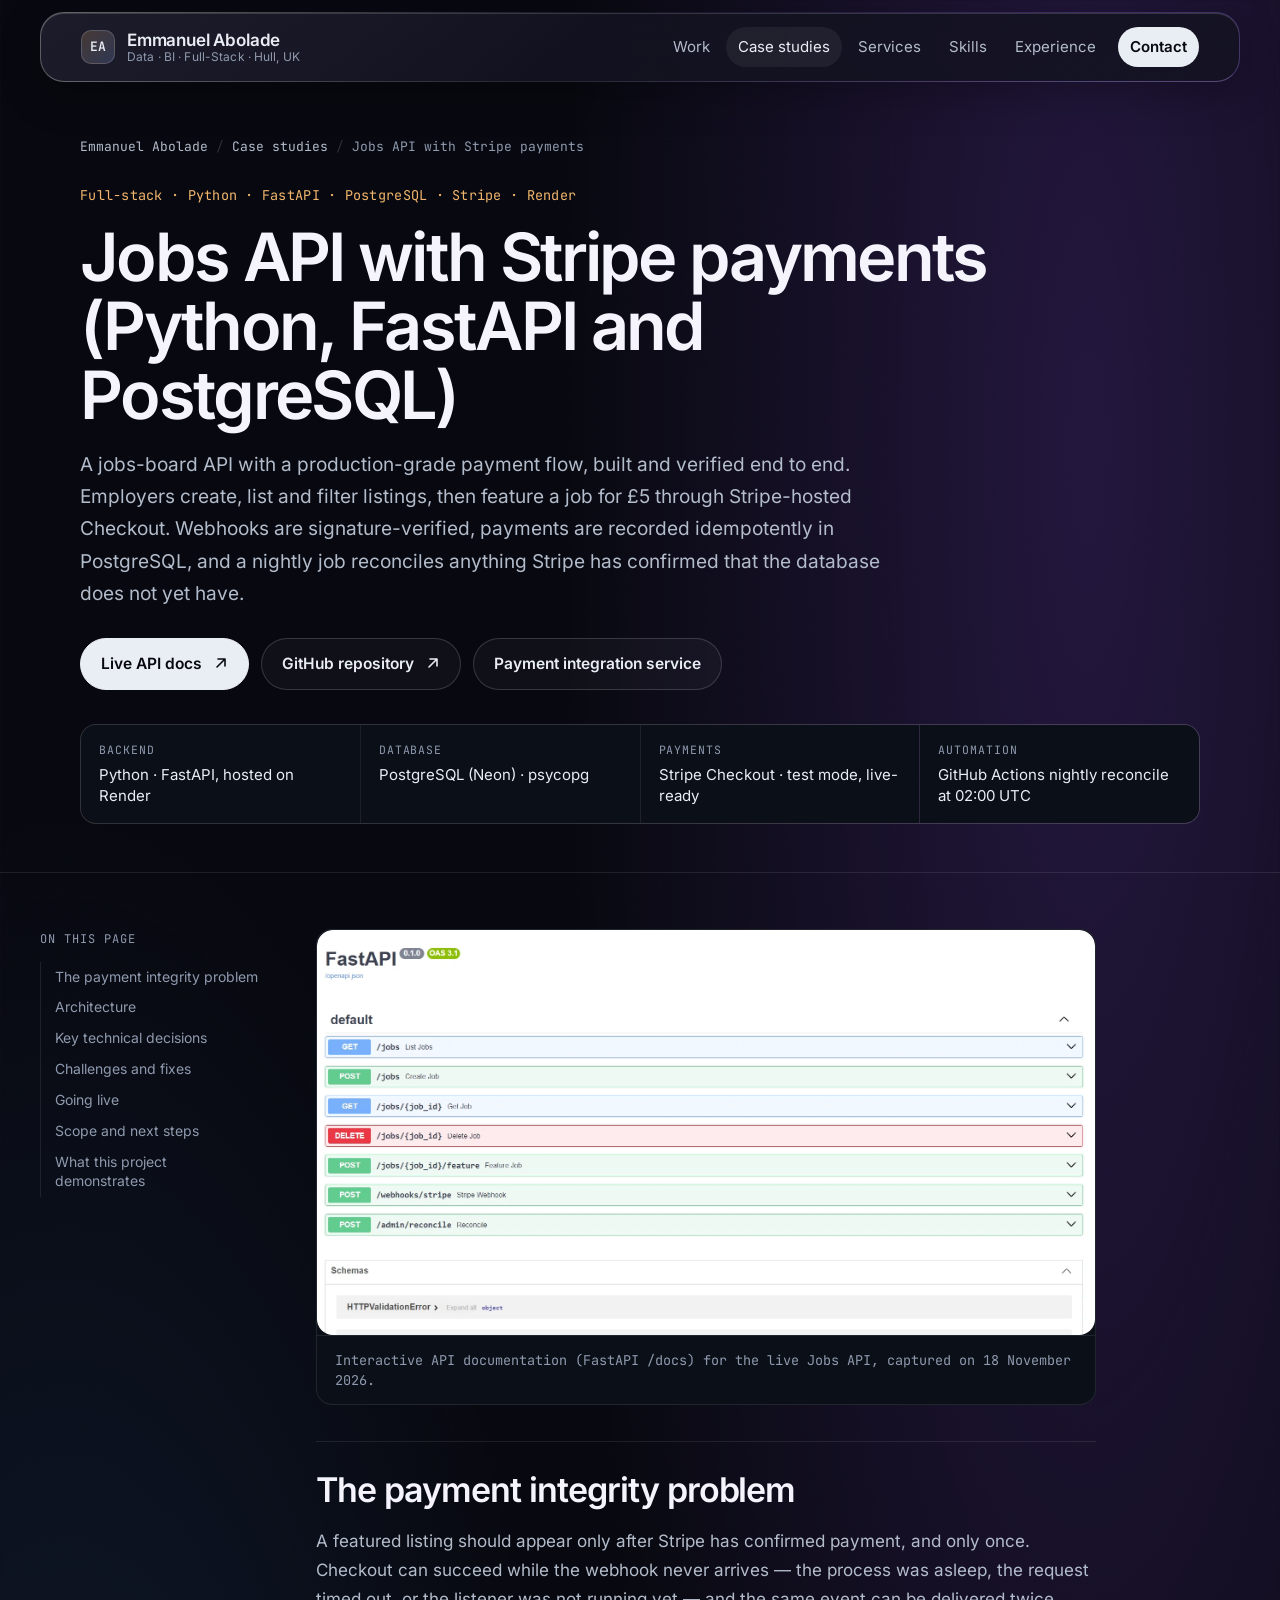
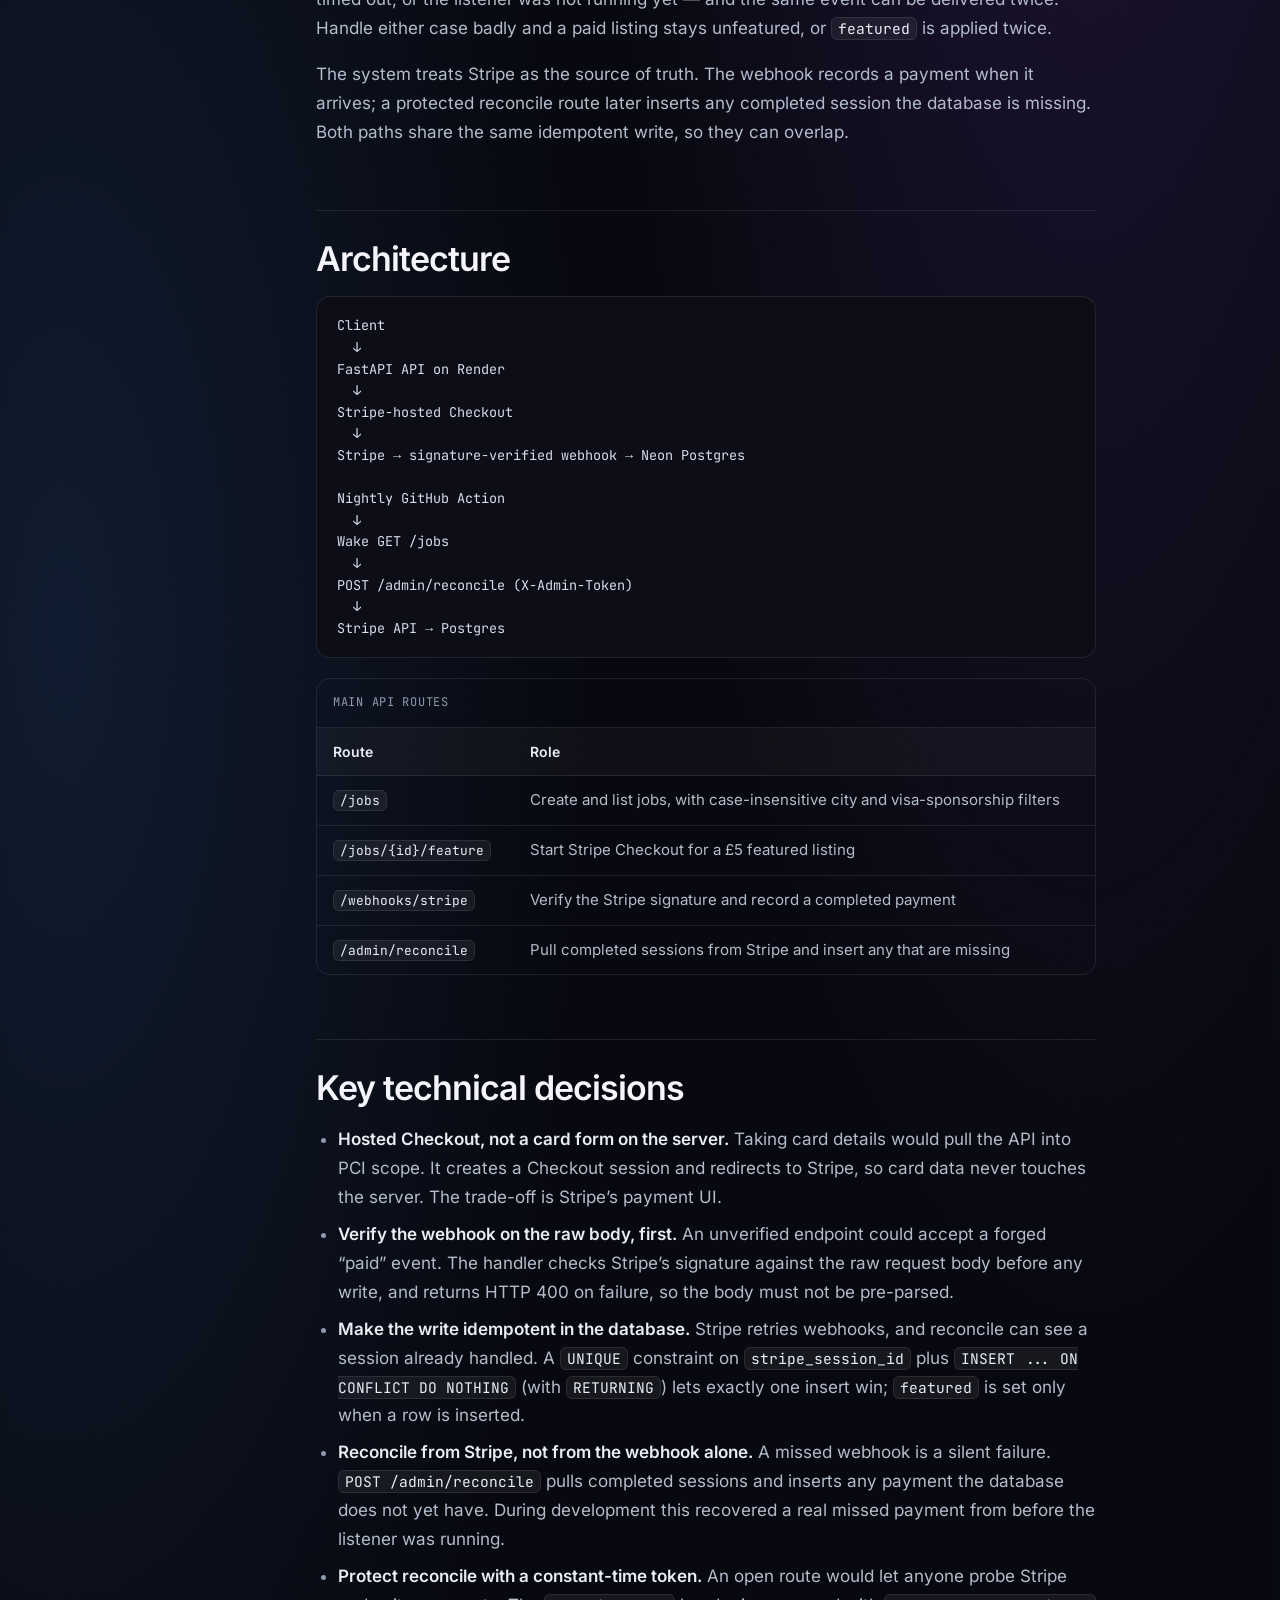
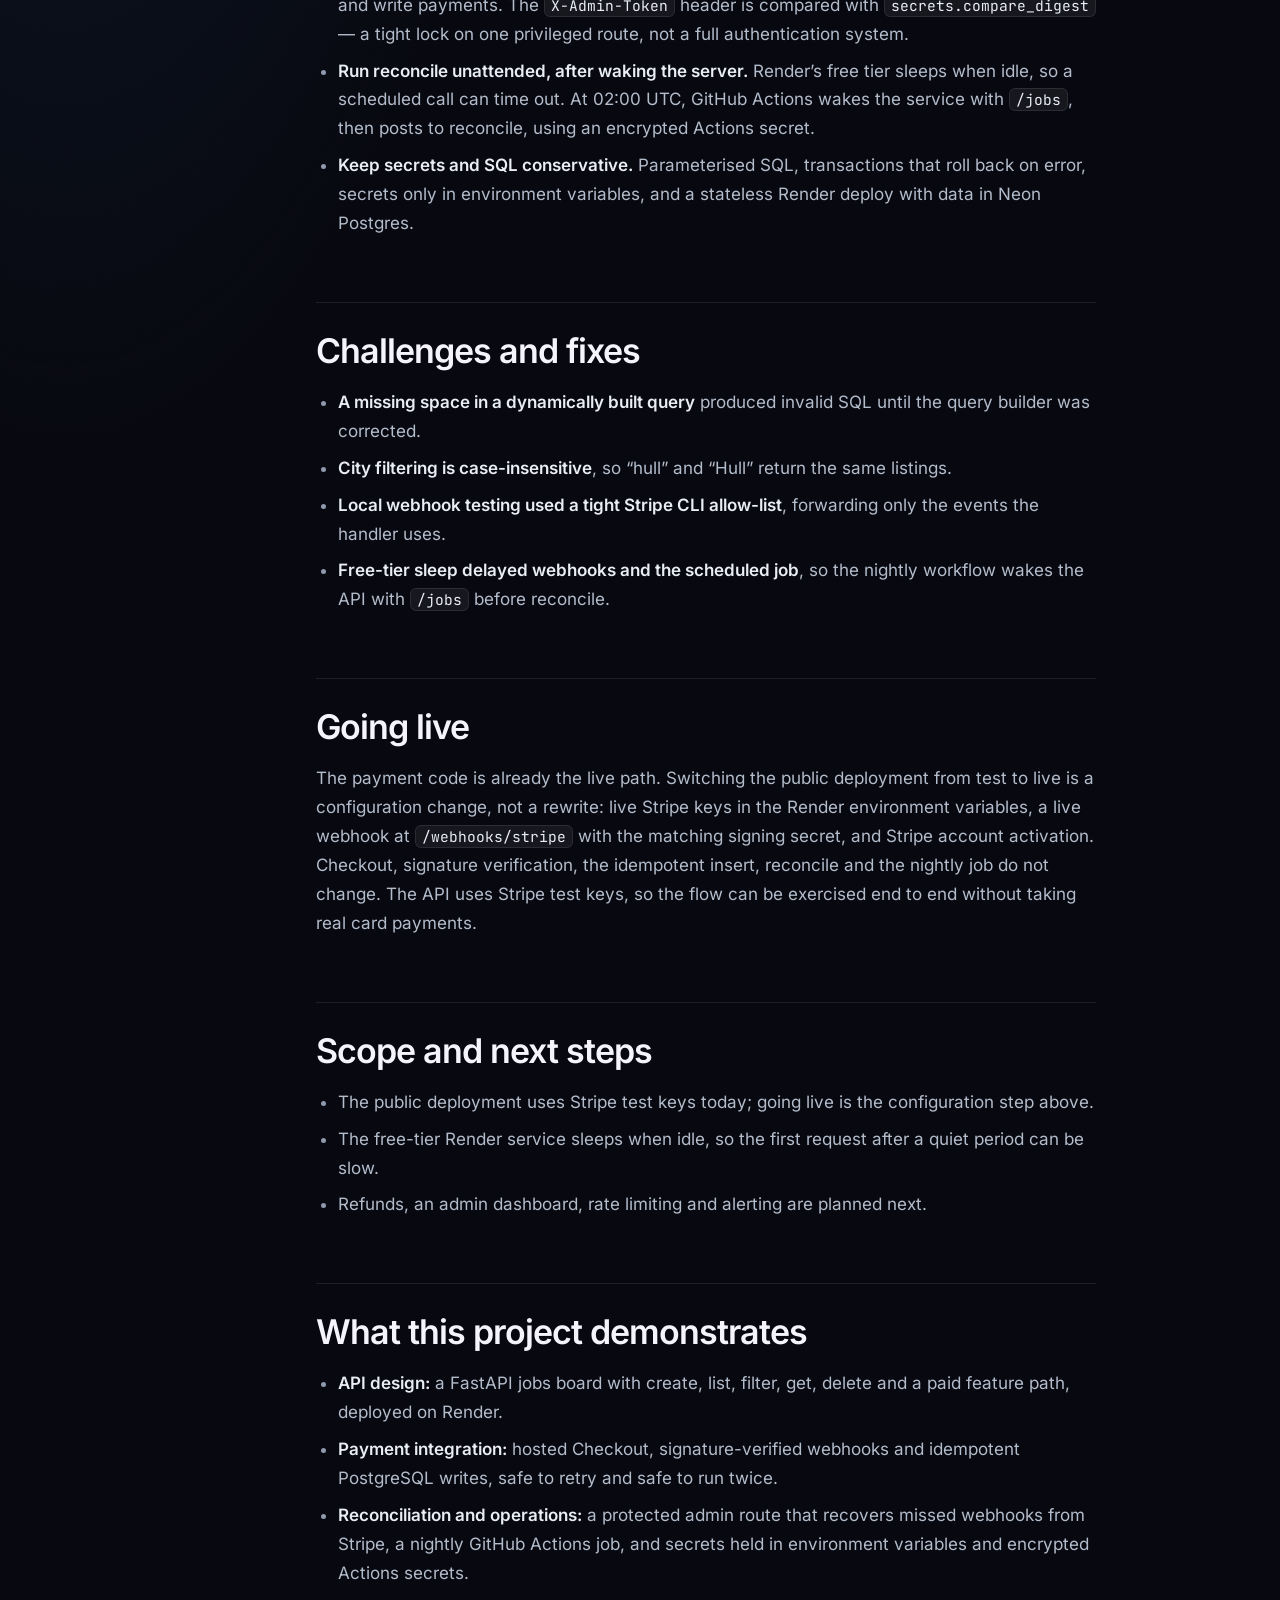
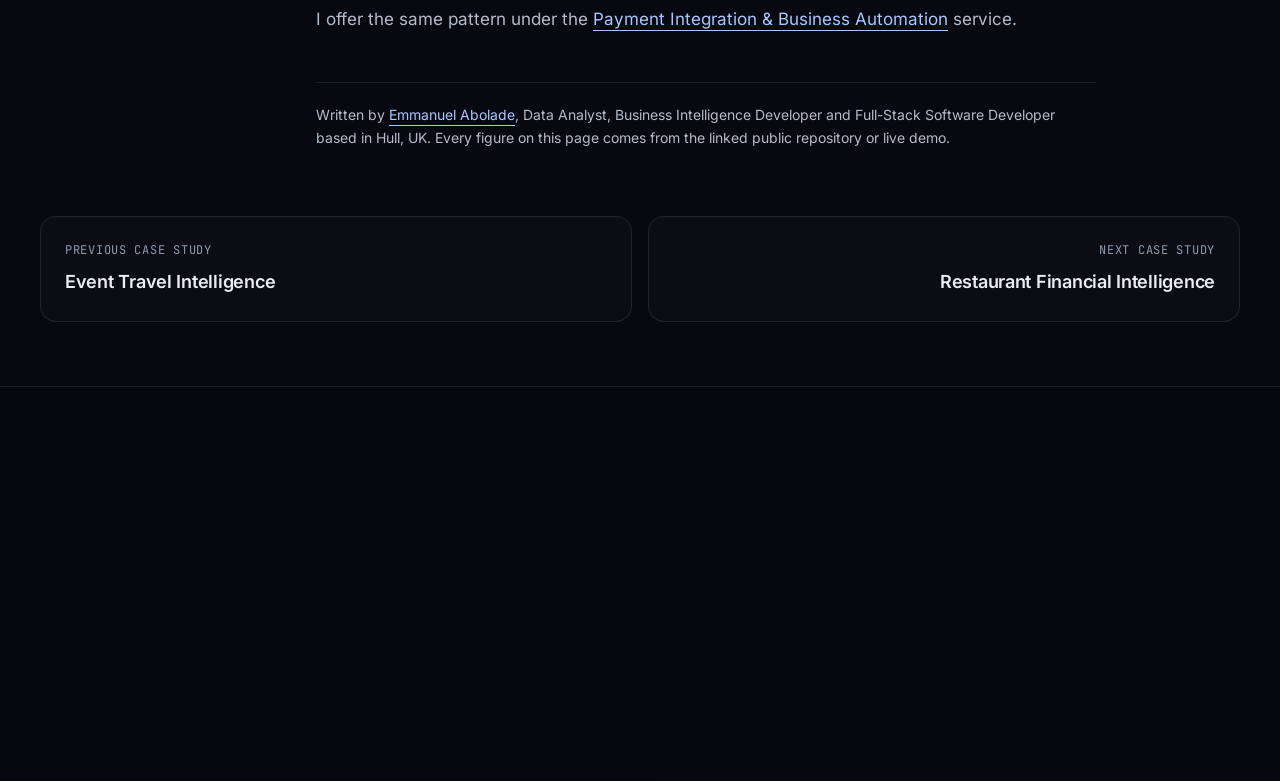
<file: projects/jobs-api-stripe-payments/index.html>
<!DOCTYPE html>
<html lang="en-GB" class="no-js">
<head>
<meta charset="UTF-8">
<meta name="viewport" content="width=device-width, initial-scale=1">
<title>Jobs API with Stripe Payments — FastAPI &amp; PostgreSQL Case Study | Emmanuel Abolade</title>
<meta name="description" content="FastAPI and Stripe case study by Emmanuel Abolade: a jobs-board API with signature-verified webhooks, idempotent payments and nightly reconciliation. Hull, UK.">
<meta name="robots" content="index, follow">
<meta name="author" content="Emmanuel Abolade">
<link rel="canonical" href="https://aboladlabs.com/projects/jobs-api-stripe-payments/">
<meta name="theme-color" content="#07090f">
<meta name="color-scheme" content="dark">
<link rel="icon" href="/favicon.svg" type="image/svg+xml">
<meta property="og:type" content="article">
<meta property="og:title" content="Jobs API with Stripe Payments — FastAPI &amp; PostgreSQL Case Study | Emmanuel Abolade">
<meta property="og:description" content="FastAPI and Stripe case study by Emmanuel Abolade: a jobs-board API with signature-verified webhooks, idempotent payments and nightly reconciliation. Hull, UK.">
<meta property="og:url" content="https://aboladlabs.com/projects/jobs-api-stripe-payments/">
<meta property="og:site_name" content="Emmanuel Abolade">
<meta property="og:locale" content="en_GB">
<meta property="og:image" content="https://aboladlabs.com/assets/og-image.png">
<meta property="og:image:type" content="image/png">
<meta property="og:image:width" content="1200">
<meta property="og:image:height" content="630">
<meta property="og:image:alt" content="Emmanuel Abolade: Data Analyst, Business Intelligence Developer and Full-Stack Software Developer, Hull, UK. aboladlabs.com">
<meta name="twitter:card" content="summary_large_image">
<meta name="twitter:title" content="Jobs API with Stripe Payments — FastAPI &amp; PostgreSQL Case Study | Emmanuel Abolade">
<meta name="twitter:description" content="FastAPI and Stripe case study by Emmanuel Abolade: a jobs-board API with signature-verified webhooks, idempotent payments and nightly reconciliation. Hull, UK.">
<meta name="twitter:image" content="https://aboladlabs.com/assets/og-image.png">
<meta name="twitter:image:alt" content="Emmanuel Abolade: Data Analyst, Business Intelligence Developer and Full-Stack Software Developer, Hull, UK. aboladlabs.com">
<script>(function(d){d.className='js'+(matchMedia('(prefers-reduced-motion: reduce)').matches?'':' motion')})(document.documentElement)</script>
<link rel="preload" href="/assets/fonts/inter-var.woff2" as="font" type="font/woff2" crossorigin>
<link rel="preload" href="/assets/fonts/jetbrains-mono-var.woff2" as="font" type="font/woff2" crossorigin>
<link rel="stylesheet" href="/assets/css/site.css">
<script src="/assets/js/site.js" defer></script>
<script type="application/ld+json">
{
  "@context": "https://schema.org",
  "@graph": [
    {
      "@type": "Article",
      "@id": "https://aboladlabs.com/projects/jobs-api-stripe-payments/#article",
      "headline": "Jobs API with Stripe payments (Python, FastAPI and PostgreSQL)",
      "description": "FastAPI and Stripe case study by Emmanuel Abolade: a jobs-board API with signature-verified webhooks, idempotent payments and nightly reconciliation. Hull, UK.",
      "url": "https://aboladlabs.com/projects/jobs-api-stripe-payments/",
      "mainEntityOfPage": "https://aboladlabs.com/projects/jobs-api-stripe-payments/",
      "inLanguage": "en-GB",
      "author": {
        "@type": "Person",
        "@id": "https://aboladlabs.com/#person",
        "name": "Emmanuel Abolade",
        "url": "https://aboladlabs.com/"
      },
      "publisher": {
        "@id": "https://aboladlabs.com/#person"
      },
      "datePublished": "2026-11-18T23:15:15+00:00",
      "dateModified": "2026-11-21T15:02:53+00:00",
      "isPartOf": {
        "@id": "https://aboladlabs.com/#website"
      },
      "image": "https://aboladlabs.com/assets/screenshots/jobs-api-stripe-docs.webp",
      "citation": [
        "https://github.com/aboladvisuals/jobs-api"
      ]
    },
    {
      "@type": "SoftwareSourceCode",
      "name": "Jobs API with Stripe payments",
      "codeRepository": "https://github.com/aboladvisuals/jobs-api",
      "programmingLanguage": "Python",
      "description": "Jobs-board API with Stripe Checkout, signature-verified webhooks, idempotent payment recording and nightly reconciliation.",
      "author": {
        "@id": "https://aboladlabs.com/#person"
      },
      "url": "https://jobs-api-no94.onrender.com/docs"
    },
    {
      "@type": "BreadcrumbList",
      "@id": "https://aboladlabs.com/projects/jobs-api-stripe-payments/#breadcrumb",
      "itemListElement": [
        {
          "@type": "ListItem",
          "position": 1,
          "name": "Emmanuel Abolade",
          "item": "https://aboladlabs.com/"
        },
        {
          "@type": "ListItem",
          "position": 2,
          "name": "Case studies",
          "item": "https://aboladlabs.com/projects/"
        },
        {
          "@type": "ListItem",
          "position": 3,
          "name": "Jobs API with Stripe payments",
          "item": "https://aboladlabs.com/projects/jobs-api-stripe-payments/"
        }
      ]
    }
  ]
}
</script>
<link rel="stylesheet" href="/assets/css/liquid-v3.css">
</head>
<body>
<a class="skip" href="#main">Skip to content</a>
<header class="site-header solid">
<div class="wrap bar">
<a class="brand" href="/"><span class="brand-mark" aria-hidden="true">EA</span><span>Emmanuel Abolade<small>Data · BI · Full-Stack · Hull, UK</small></span></a>
<button class="menu-btn" type="button" aria-expanded="false" aria-controls="site-nav" aria-label="Open menu"><svg viewBox="0 0 20 20" fill="none" aria-hidden="true"><path d="M3 6h14M3 10h14M3 14h14" stroke="currentColor" stroke-width="1.6" stroke-linecap="round"/></svg></button>
<nav id="site-nav" class="nav" aria-label="Primary">
<a href="/#work">Work</a>
<a href="/projects/" aria-current="page">Case studies</a>
<a href="/services/">Services</a>
<a href="/#skills">Skills</a>
<a href="/#experience">Experience</a>
<a href="/#contact" class="nav-cta">Contact</a>
</nav>
</div>
</header>
<main id="main">
<section class="page-hero">
<div class="grid-bg" aria-hidden="true"></div>
<div class="wrap">
<nav class="crumbs" aria-label="Breadcrumb"><ol>
<li><a href="/">Emmanuel Abolade</a></li>
<li><a href="/projects/">Case studies</a></li>
<li aria-current="page">Jobs API with Stripe payments</li>
</ol></nav>
<p class="kicker">Full-stack · Python · FastAPI · PostgreSQL · Stripe · Render</p>
<h1>Jobs API with Stripe payments (Python, FastAPI and PostgreSQL)</h1>
<p class="lede">A jobs-board API with a production-grade payment flow, built and verified end to end. Employers create, list and filter listings, then feature a job for £5 through Stripe-hosted Checkout. Webhooks are signature-verified, payments are recorded idempotently in PostgreSQL, and a nightly job reconciles anything Stripe has confirmed that the database does not yet have.</p>
<div class="actions"><a class="btn btn-primary" href="https://jobs-api-no94.onrender.com/docs" rel="noopener">Live API docs <svg viewBox="0 0 16 16" fill="none" aria-hidden="true"><path d="M6 3h7v7M13 3 5 11" stroke="currentColor" stroke-width="1.6" stroke-linecap="round" stroke-linejoin="round"/></svg></a><a class="btn" href="https://github.com/aboladvisuals/jobs-api" rel="noopener">GitHub repository <svg viewBox="0 0 16 16" fill="none" aria-hidden="true"><path d="M6 3h7v7M13 3 5 11" stroke="currentColor" stroke-width="1.6" stroke-linecap="round" stroke-linejoin="round"/></svg></a><a class="btn" href="/services/#payment-integration">Payment integration service</a></div>
<div class="facts"><div class="fact"><span class="k">Backend</span><span class="v">Python · FastAPI, hosted on Render</span></div><div class="fact"><span class="k">Database</span><span class="v">PostgreSQL (Neon) · psycopg</span></div><div class="fact"><span class="k">Payments</span><span class="v">Stripe Checkout · test mode, live-ready</span></div><div class="fact"><span class="k">Automation</span><span class="v">GitHub Actions nightly reconcile at 02:00 UTC</span></div></div>
</div>
</section>
<div class="wrap case-layout">
<aside class="toc" aria-label="On this page"><p>On this page</p><ol><li><a href="#problem">The payment integrity problem</a></li><li><a href="#architecture">Architecture</a></li><li><a href="#key-technical-decisions">Key technical decisions</a></li><li><a href="#challenges-and-fixes">Challenges and fixes</a></li><li><a href="#going-live">Going live</a></li><li><a href="#limits">Scope and next steps</a></li><li><a href="#what-this-project-demonstrates">What this project demonstrates</a></li></ol></aside>
<article class="prose">
<figure><img alt="FastAPI Swagger documentation page (/docs) for the live Jobs API, showing the interactive OpenAPI interface" decoding="async" height="947" loading="lazy" src="/assets/screenshots/jobs-api-stripe-docs.webp" width="1822"/><figcaption>Interactive API documentation (FastAPI /docs) for the live Jobs API, captured on 18 November 2026.</figcaption></figure>
<h2 id="problem">The payment integrity problem</h2>
<p>A featured listing should appear only after Stripe has confirmed payment, and only once. Checkout can succeed while the webhook never arrives — the process was asleep, the request timed out, or the listener was not running yet — and the same event can be delivered twice. Handle either case badly and a paid listing stays unfeatured, or <code>featured</code> is applied twice.</p>
<p>The system treats Stripe as the source of truth. The webhook records a payment when it arrives; a protected reconcile route later inserts any completed session the database is missing. Both paths share the same idempotent write, so they can overlap.</p>
<h2 id="architecture">Architecture</h2>
<pre>Client
  ↓
FastAPI API on Render
  ↓
Stripe-hosted Checkout
  ↓
Stripe → signature-verified webhook → Neon Postgres

Nightly GitHub Action
  ↓
Wake GET /jobs
  ↓
POST /admin/reconcile (X-Admin-Token)
  ↓
Stripe API → Postgres</pre>
<div aria-label="Main API routes" class="table-wrap" role="region" tabindex="0"><table><caption>Main API routes</caption><thead><tr><th scope="col">Route</th><th scope="col">Role</th></tr></thead><tbody>
<tr><td><code>/jobs</code></td><td>Create and list jobs, with case-insensitive city and visa-sponsorship filters</td></tr>
<tr><td><code>/jobs/{id}/feature</code></td><td>Start Stripe Checkout for a £5 featured listing</td></tr>
<tr><td><code>/webhooks/stripe</code></td><td>Verify the Stripe signature and record a completed payment</td></tr>
<tr><td><code>/admin/reconcile</code></td><td>Pull completed sessions from Stripe and insert any that are missing</td></tr>
</tbody></table></div>

<h2 id="key-technical-decisions">Key technical decisions</h2>
<ul>
<li><strong>Hosted Checkout, not a card form on the server.</strong> Taking card details would pull the API into PCI scope. It creates a Checkout session and redirects to Stripe, so card data never touches the server. The trade-off is Stripe’s payment UI.</li>
<li><strong>Verify the webhook on the raw body, first.</strong> An unverified endpoint could accept a forged “paid” event. The handler checks Stripe’s signature against the raw request body before any write, and returns HTTP 400 on failure, so the body must not be pre-parsed.</li>
<li><strong>Make the write idempotent in the database.</strong> Stripe retries webhooks, and reconcile can see a session already handled. A <code>UNIQUE</code> constraint on <code>stripe_session_id</code> plus <code>INSERT ... ON CONFLICT DO NOTHING</code> (with <code>RETURNING</code>) lets exactly one insert win; <code>featured</code> is set only when a row is inserted.</li>
<li><strong>Reconcile from Stripe, not from the webhook alone.</strong> A missed webhook is a silent failure. <code>POST /admin/reconcile</code> pulls completed sessions and inserts any payment the database does not yet have. During development this recovered a real missed payment from before the listener was running.</li>
<li><strong>Protect reconcile with a constant-time token.</strong> An open route would let anyone probe Stripe and write payments. The <code>X-Admin-Token</code> header is compared with <code>secrets.compare_digest</code> — a tight lock on one privileged route, not a full authentication system.</li>
<li><strong>Run reconcile unattended, after waking the server.</strong> Render’s free tier sleeps when idle, so a scheduled call can time out. At 02:00 UTC, GitHub Actions wakes the service with <code>/jobs</code>, then posts to reconcile, using an encrypted Actions secret.</li>
<li><strong>Keep secrets and SQL conservative.</strong> Parameterised SQL, transactions that roll back on error, secrets only in environment variables, and a stateless Render deploy with data in Neon Postgres.</li>
</ul>
<h2 id="challenges-and-fixes">Challenges and fixes</h2>
<ul>
<li><strong>A missing space in a dynamically built query</strong> produced invalid SQL until the query builder was corrected.</li>
<li><strong>City filtering is case-insensitive</strong>, so “hull” and “Hull” return the same listings.</li>
<li><strong>Local webhook testing used a tight Stripe CLI allow-list</strong>, forwarding only the events the handler uses.</li>
<li><strong>Free-tier sleep delayed webhooks and the scheduled job</strong>, so the nightly workflow wakes the API with <code>/jobs</code> before reconcile.</li>
</ul>
<h2 id="going-live">Going live</h2>
<p>The payment code is already the live path. Switching the public deployment from test to live is a configuration change, not a rewrite: live Stripe keys in the Render environment variables, a live webhook at <code>/webhooks/stripe</code> with the matching signing secret, and Stripe account activation. Checkout, signature verification, the idempotent insert, reconcile and the nightly job do not change. The API uses Stripe test keys, so the flow can be exercised end to end without taking real card payments.</p>
<h2 id="limits">Scope and next steps</h2>
<ul>
<li>The public deployment uses Stripe test keys today; going live is the configuration step above.</li>
<li>The free-tier Render service sleeps when idle, so the first request after a quiet period can be slow.</li>
<li>Refunds, an admin dashboard, rate limiting and alerting are planned next.</li>
</ul>
<h2 id="what-this-project-demonstrates">What this project demonstrates</h2>
<ul>
<li><strong>API design:</strong> a FastAPI jobs board with create, list, filter, get, delete and a paid feature path, deployed on Render.</li>
<li><strong>Payment integration:</strong> hosted Checkout, signature-verified webhooks and idempotent PostgreSQL writes, safe to retry and safe to run twice.</li>
<li><strong>Reconciliation and operations:</strong> a protected admin route that recovers missed webhooks from Stripe, a nightly GitHub Actions job, and secrets held in environment variables and encrypted Actions secrets.</li>
</ul>
<p>I offer the same pattern under the <a href="/services/#payment-integration">Payment Integration &amp; Business Automation</a> service.</p>
<p class="source-note">Written by <a href="/">Emmanuel Abolade</a>, Data Analyst, Business Intelligence Developer and Full-Stack Software Developer based in Hull, UK. Every figure on this page comes from the linked public repository or live demo.</p>
</article>
</div>
<nav class="wrap case-next" aria-label="More case studies">
<a href="/projects/event-travel-intelligence/"><span>Previous case study</span><b>Event Travel Intelligence</b></a>
<a class="next" href="/projects/restaurant-financial-intelligence/"><span>Next case study</span><b>Restaurant Financial Intelligence</b></a>
</nav>
</main>
<footer class="site-footer">
<div class="wrap">
<div class="cols">
<div>
<h2>Emmanuel Abolade</h2>
<p>Data Analyst, Business Intelligence Developer and Full-Stack Software Developer based in Hull, UK. I turn operational data into decisions, and decisions into working software.</p>
<p>Every figure on this site comes from a linked public repository, a published write-up or a live demo.</p>
</div>
<div>
<h2>Explore</h2>
<ul>
<li><a href="/">Home</a></li>
<li><a href="/projects/">All case studies</a></li>
<li><a href="/projects/#skills-evidence">Skills and evidence</a></li>
<li><a href="/#experience">Experience</a></li>
</ul>
</div>
<div>
<h2>Connect</h2>
<ul>
<li><a href="mailto:hello@aboladlabs.com">Email</a></li>
<li><a href="https://linkedin.com/in/emmanuel-aboladesek" rel="noopener">LinkedIn</a></li>
<li><a href="https://github.com/aboladvisuals" rel="noopener">GitHub</a></li>
</ul>
</div>
</div>
<div class="fine">
<span class="legal">AboladLabs is a trading name of Anuoluwapo Emmanuel Abolade · Hull, United Kingdom · <a href="mailto:hello@aboladlabs.com">hello@aboladlabs.com</a></span>
<span>© 2026 Emmanuel Abolade · Hull, United Kingdom</span>
<span>Last updated <time datetime="2026-11-18">18 November 2026</time></span>
</div>
</div>
</footer>
<script src="/assets/js/liquid-v3.js" defer></script>
</body>
</html>
</file>
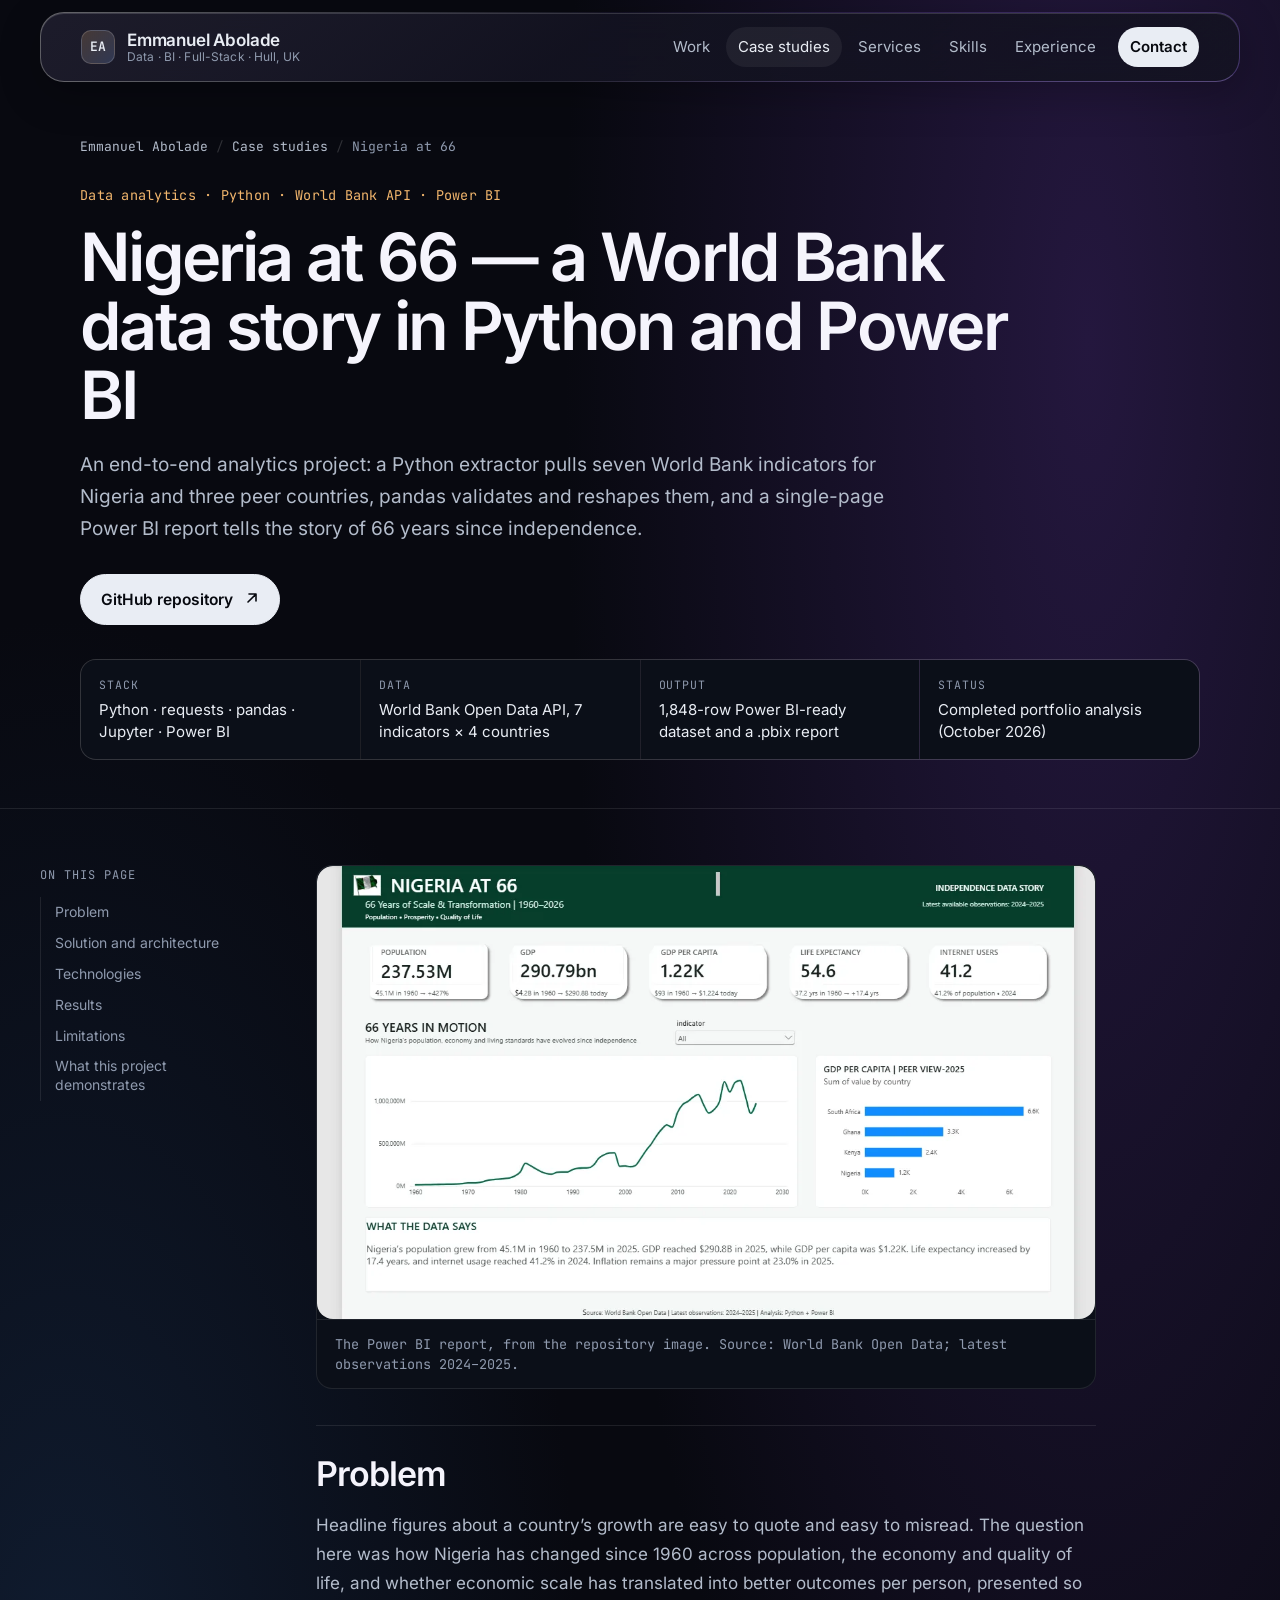
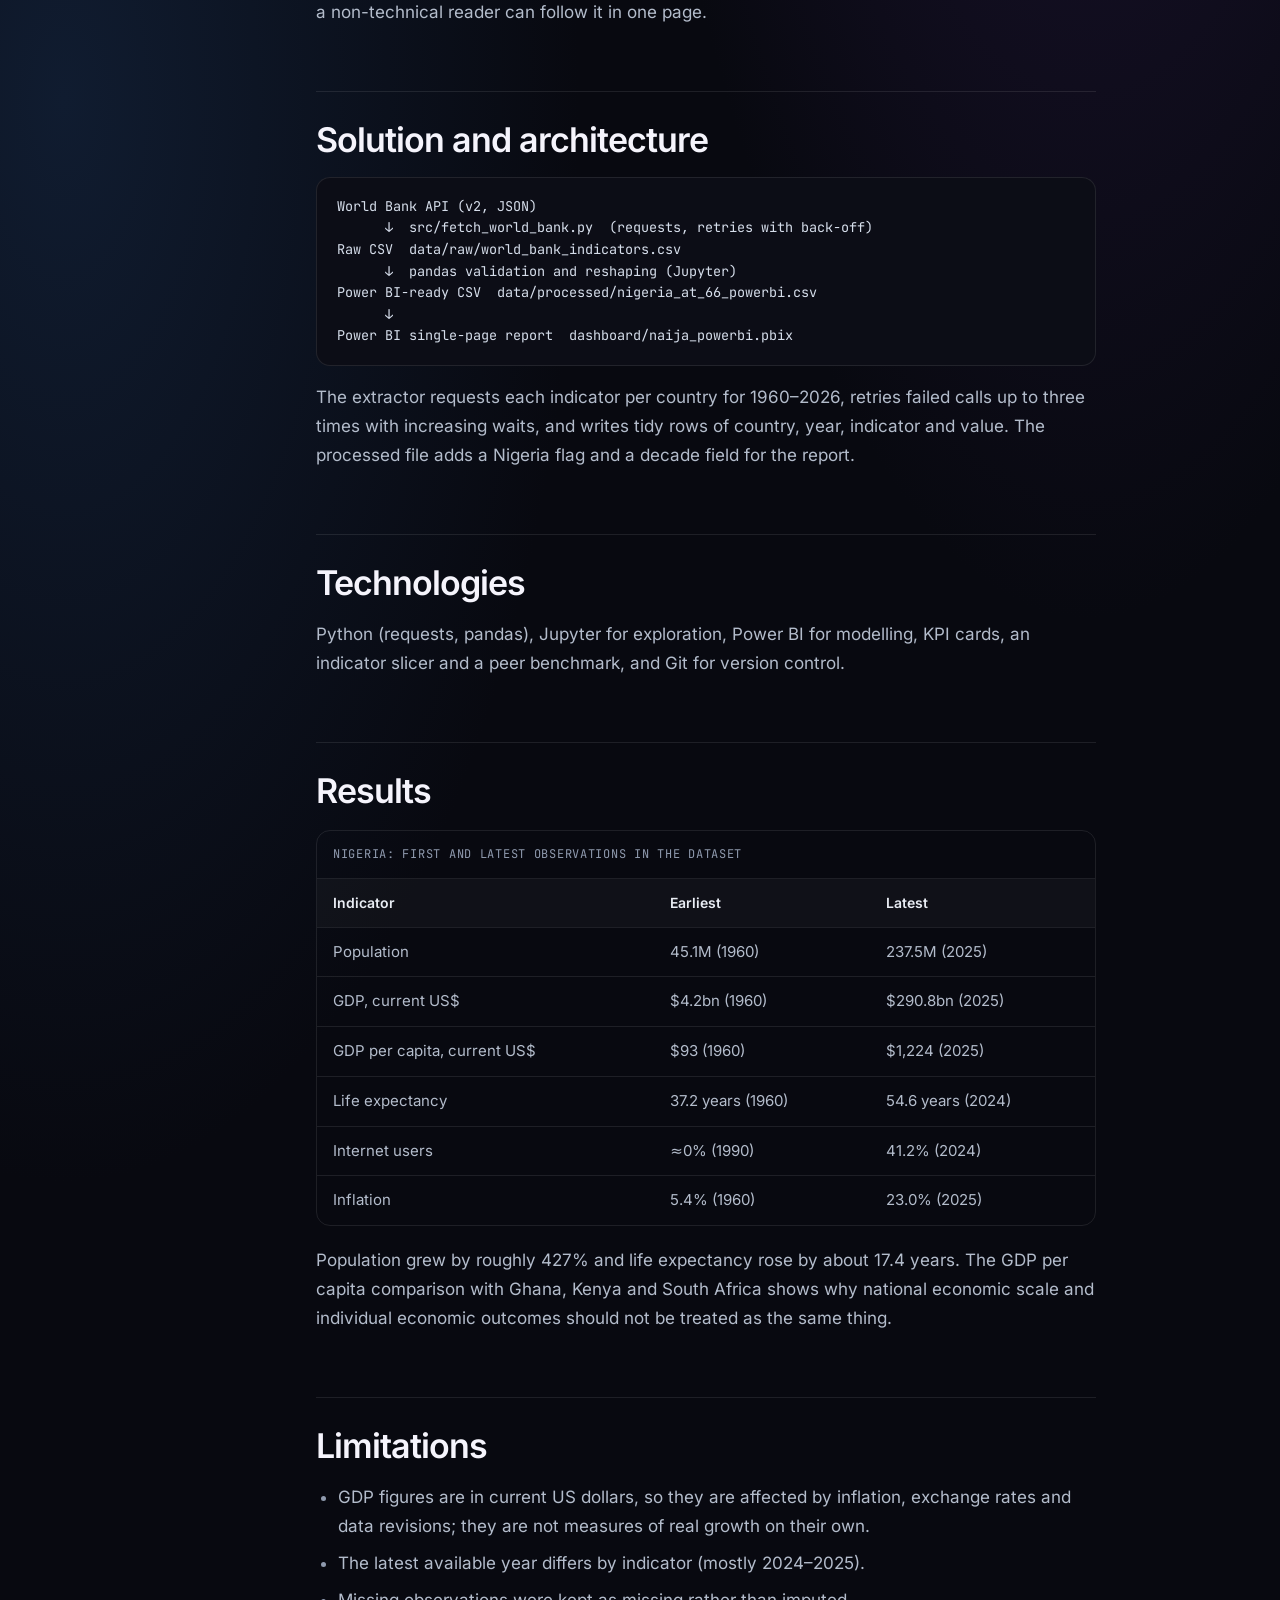
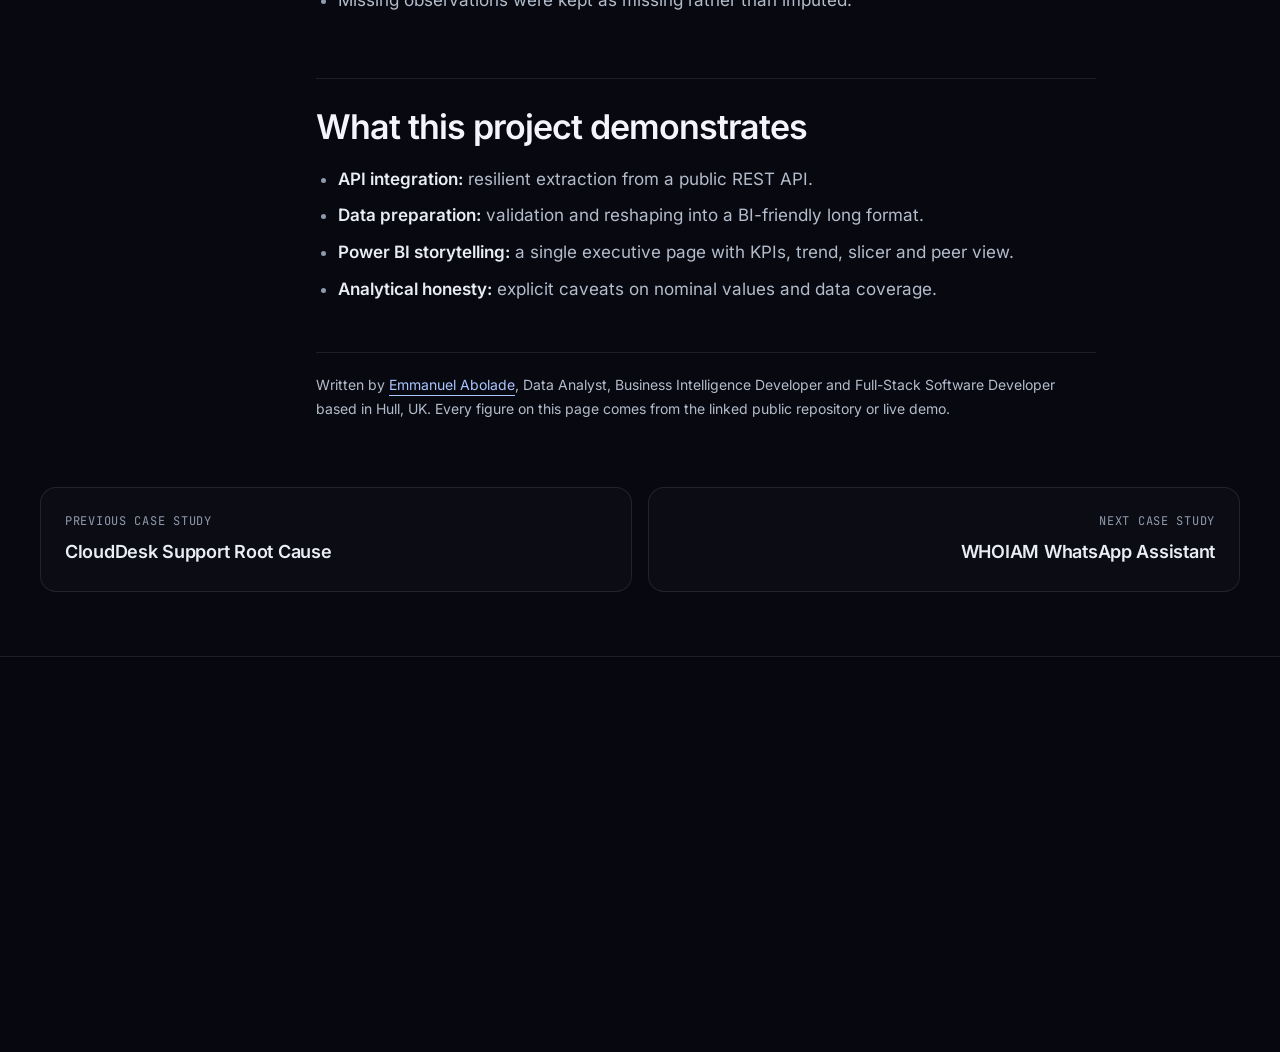
<file: projects/nigeria-at-66-world-bank-data-story/index.html>
<!DOCTYPE html>
<html lang="en-GB" class="no-js">
<head>
<meta charset="UTF-8">
<meta name="viewport" content="width=device-width, initial-scale=1">
<title>Nigeria at 66 — World Bank API, Python and Power BI Data Story | Emmanuel Abolade</title>
<meta name="description" content="Python and Power BI data story by Emmanuel Abolade: World Bank API extraction, pandas validation and a single-page Power BI dashboard on Nigeria, 1960 to 2025.">
<meta name="robots" content="index, follow">
<meta name="author" content="Emmanuel Abolade">
<link rel="canonical" href="https://aboladlabs.com/projects/nigeria-at-66-world-bank-data-story/">
<meta name="theme-color" content="#07090f">
<meta name="color-scheme" content="dark">
<link rel="icon" href="/favicon.svg" type="image/svg+xml">
<meta property="og:type" content="article">
<meta property="og:title" content="Nigeria at 66 — World Bank API, Python and Power BI Data Story | Emmanuel Abolade">
<meta property="og:description" content="Python and Power BI data story by Emmanuel Abolade: World Bank API extraction, pandas validation and a single-page Power BI dashboard on Nigeria, 1960 to 2025.">
<meta property="og:url" content="https://aboladlabs.com/projects/nigeria-at-66-world-bank-data-story/">
<meta property="og:site_name" content="Emmanuel Abolade">
<meta property="og:locale" content="en_GB">
<meta property="og:image" content="https://aboladlabs.com/assets/og-image.png">
<meta property="og:image:type" content="image/png">
<meta property="og:image:width" content="1200">
<meta property="og:image:height" content="630">
<meta property="og:image:alt" content="Emmanuel Abolade: Data Analyst, Business Intelligence Developer and Full-Stack Software Developer, Hull, UK. aboladlabs.com">
<meta name="twitter:card" content="summary_large_image">
<meta name="twitter:title" content="Nigeria at 66 — World Bank API, Python and Power BI Data Story | Emmanuel Abolade">
<meta name="twitter:description" content="Python and Power BI data story by Emmanuel Abolade: World Bank API extraction, pandas validation and a single-page Power BI dashboard on Nigeria, 1960 to 2025.">
<meta name="twitter:image" content="https://aboladlabs.com/assets/og-image.png">
<meta name="twitter:image:alt" content="Emmanuel Abolade: Data Analyst, Business Intelligence Developer and Full-Stack Software Developer, Hull, UK. aboladlabs.com">
<script>(function(d){d.className='js'+(matchMedia('(prefers-reduced-motion: reduce)').matches?'':' motion')})(document.documentElement)</script>
<link rel="preload" href="/assets/fonts/inter-var.woff2" as="font" type="font/woff2" crossorigin>
<link rel="preload" href="/assets/fonts/jetbrains-mono-var.woff2" as="font" type="font/woff2" crossorigin>
<link rel="stylesheet" href="/assets/css/site.css">
<script src="/assets/js/site.js" defer></script>
<script type="application/ld+json">
{
  "@context": "https://schema.org",
  "@graph": [
    {
      "@type": "Article",
      "@id": "https://aboladlabs.com/projects/nigeria-at-66-world-bank-data-story/#article",
      "headline": "Nigeria at 66 — World Bank API, Python and Power BI data story",
      "description": "Python and Power BI data story by Emmanuel Abolade: World Bank API extraction, pandas validation and a single-page Power BI dashboard on Nigeria, 1960 to 2025.",
      "url": "https://aboladlabs.com/projects/nigeria-at-66-world-bank-data-story/",
      "mainEntityOfPage": "https://aboladlabs.com/projects/nigeria-at-66-world-bank-data-story/",
      "inLanguage": "en-GB",
      "author": {
        "@type": "Person",
        "@id": "https://aboladlabs.com/#person",
        "name": "Emmanuel Abolade",
        "url": "https://aboladlabs.com/"
      },
      "publisher": {
        "@id": "https://aboladlabs.com/#person"
      },
      "datePublished": "2026-11-12T01:26:39+00:00",
      "dateModified": "2026-11-21T15:02:53+00:00",
      "isPartOf": {
        "@id": "https://aboladlabs.com/#website"
      },
      "image": "https://aboladlabs.com/assets/screenshots/nigeria-at-66-dashboard.webp",
      "citation": [
        "https://github.com/aboladvisuals/nigeria-at-66",
        "https://data.worldbank.org/"
      ]
    },
    {
      "@type": "BreadcrumbList",
      "@id": "https://aboladlabs.com/projects/nigeria-at-66-world-bank-data-story/#breadcrumb",
      "itemListElement": [
        {
          "@type": "ListItem",
          "position": 1,
          "name": "Emmanuel Abolade",
          "item": "https://aboladlabs.com/"
        },
        {
          "@type": "ListItem",
          "position": 2,
          "name": "Case studies",
          "item": "https://aboladlabs.com/projects/"
        },
        {
          "@type": "ListItem",
          "position": 3,
          "name": "Nigeria at 66",
          "item": "https://aboladlabs.com/projects/nigeria-at-66-world-bank-data-story/"
        }
      ]
    }
  ]
}
</script>
<link rel="stylesheet" href="/assets/css/liquid-v3.css">
</head>
<body>
<a class="skip" href="#main">Skip to content</a>
<header class="site-header solid">
<div class="wrap bar">
<a class="brand" href="/"><span class="brand-mark" aria-hidden="true">EA</span><span>Emmanuel Abolade<small>Data · BI · Full-Stack · Hull, UK</small></span></a>
<button class="menu-btn" type="button" aria-expanded="false" aria-controls="site-nav" aria-label="Open menu"><svg viewBox="0 0 20 20" fill="none" aria-hidden="true"><path d="M3 6h14M3 10h14M3 14h14" stroke="currentColor" stroke-width="1.6" stroke-linecap="round"/></svg></button>
<nav id="site-nav" class="nav" aria-label="Primary">
<a href="/#work">Work</a>
<a href="/projects/" aria-current="page">Case studies</a>
<a href="/services/">Services</a>
<a href="/#skills">Skills</a>
<a href="/#experience">Experience</a>
<a href="/#contact" class="nav-cta">Contact</a>
</nav>
</div>
</header>
<main id="main">
<section class="page-hero">
<div class="grid-bg" aria-hidden="true"></div>
<div class="wrap">
<nav class="crumbs" aria-label="Breadcrumb"><ol>
<li><a href="/">Emmanuel Abolade</a></li>
<li><a href="/projects/">Case studies</a></li>
<li aria-current="page">Nigeria at 66</li>
</ol></nav>
<p class="kicker">Data analytics · Python · World Bank API · Power BI</p>
<h1>Nigeria at 66 — a World Bank data story in Python and Power BI</h1>
<p class="lede">An end-to-end analytics project: a Python extractor pulls seven World Bank indicators for Nigeria and three peer countries, pandas validates and reshapes them, and a single-page Power BI report tells the story of 66 years since independence.</p>
<div class="actions"><a class="btn btn-primary" href="https://github.com/aboladvisuals/nigeria-at-66" rel="noopener">GitHub repository <svg viewBox="0 0 16 16" fill="none" aria-hidden="true"><path d="M6 3h7v7M13 3 5 11" stroke="currentColor" stroke-width="1.6" stroke-linecap="round" stroke-linejoin="round"/></svg></a></div>
<div class="facts"><div class="fact"><span class="k">Stack</span><span class="v">Python · requests · pandas · Jupyter · Power BI</span></div><div class="fact"><span class="k">Data</span><span class="v">World Bank Open Data API, 7 indicators × 4 countries</span></div><div class="fact"><span class="k">Output</span><span class="v">1,848-row Power BI-ready dataset and a .pbix report</span></div><div class="fact"><span class="k">Status</span><span class="v">Completed portfolio analysis (October 2026)</span></div></div>
</div>
</section>
<div class="wrap case-layout">
<aside class="toc" aria-label="On this page"><p>On this page</p><ol><li><a href="#problem">Problem</a></li><li><a href="#solution-and-architecture">Solution and architecture</a></li><li><a href="#technologies">Technologies</a></li><li><a href="#results">Results</a></li><li><a href="#limitations">Limitations</a></li><li><a href="#what-this-project-demonstrates">What this project demonstrates</a></li></ol></aside>
<article class="prose">
<figure><img alt="Nigeria at 66 Power BI dashboard: KPI cards for population 237.53M, GDP 290.79bn, GDP per capita 1.22K, life expectancy 54.6 and internet users 41.2, a 1960 to 2025 trend line, a GDP per capita peer comparison with South Africa, Ghana, Kenya and Nigeria, and a short commentary" decoding="async" height="672" loading="lazy" src="/assets/screenshots/nigeria-at-66-dashboard.webp" width="1154"/><figcaption>The Power BI report, from the repository image. Source: World Bank Open Data; latest observations 2024–2025.</figcaption></figure>
<h2 id="problem">Problem</h2>
<p>Headline figures about a country’s growth are easy to quote and easy to misread. The question here was how Nigeria has changed since 1960 across population, the economy and quality of life, and whether economic scale has translated into better outcomes per person, presented so a non-technical reader can follow it in one page.</p>
<h2 id="solution-and-architecture">Solution and architecture</h2>
<pre>World Bank API (v2, JSON)
      ↓  src/fetch_world_bank.py  (requests, retries with back-off)
Raw CSV  data/raw/world_bank_indicators.csv
      ↓  pandas validation and reshaping (Jupyter)
Power BI-ready CSV  data/processed/nigeria_at_66_powerbi.csv
      ↓
Power BI single-page report  dashboard/naija_powerbi.pbix</pre>
<p>The extractor requests each indicator per country for 1960–2026, retries failed calls up to three times with increasing waits, and writes tidy rows of country, year, indicator and value. The processed file adds a Nigeria flag and a decade field for the report.</p>
<h2 id="technologies">Technologies</h2>
<p>Python (requests, pandas), Jupyter for exploration, Power BI for modelling, KPI cards, an indicator slicer and a peer benchmark, and Git for version control.</p>
<h2 id="results">Results</h2>
<div class="table-wrap"><table><caption>Nigeria: first and latest observations in the dataset</caption><thead><tr><th scope="col">Indicator</th><th scope="col">Earliest</th><th scope="col">Latest</th></tr></thead><tbody>
<tr><td>Population</td><td>45.1M (1960)</td><td>237.5M (2025)</td></tr><tr><td>GDP, current US$</td><td>$4.2bn (1960)</td><td>$290.8bn (2025)</td></tr><tr><td>GDP per capita, current US$</td><td>$93 (1960)</td><td>$1,224 (2025)</td></tr><tr><td>Life expectancy</td><td>37.2 years (1960)</td><td>54.6 years (2024)</td></tr><tr><td>Internet users</td><td>≈0% (1990)</td><td>41.2% (2024)</td></tr><tr><td>Inflation</td><td>5.4% (1960)</td><td>23.0% (2025)</td></tr>
</tbody></table></div>
<p>Population grew by roughly 427% and life expectancy rose by about 17.4 years. The GDP per capita comparison with Ghana, Kenya and South Africa shows why national economic scale and individual economic outcomes should not be treated as the same thing.</p>
<h2 id="limitations">Limitations</h2>
<ul><li>GDP figures are in current US dollars, so they are affected by inflation, exchange rates and data revisions; they are not measures of real growth on their own.</li><li>The latest available year differs by indicator (mostly 2024–2025).</li><li>Missing observations were kept as missing rather than imputed.</li></ul>
<h2 id="what-this-project-demonstrates">What this project demonstrates</h2>
<ul><li><strong>API integration:</strong> resilient extraction from a public REST API.</li><li><strong>Data preparation:</strong> validation and reshaping into a BI-friendly long format.</li><li><strong>Power BI storytelling:</strong> a single executive page with KPIs, trend, slicer and peer view.</li><li><strong>Analytical honesty:</strong> explicit caveats on nominal values and data coverage.</li></ul>
<p class="source-note">Written by <a href="/">Emmanuel Abolade</a>, Data Analyst, Business Intelligence Developer and Full-Stack Software Developer based in Hull, UK. Every figure on this page comes from the linked public repository or live demo.</p>
</article>
</div>
<nav class="wrap case-next" aria-label="More case studies">
<a href="/projects/clouddesk-support-root-cause/"><span>Previous case study</span><b>CloudDesk Support Root Cause</b></a>
<a class="next" href="/projects/whoiam-whatsapp-bot/"><span>Next case study</span><b>WHOIAM WhatsApp Assistant</b></a>
</nav>
</main>
<footer class="site-footer">
<div class="wrap">
<div class="cols">
<div>
<h2>Emmanuel Abolade</h2>
<p>Data Analyst, Business Intelligence Developer and Full-Stack Software Developer based in Hull, UK. I turn operational data into decisions, and decisions into working software.</p>
<p>Every figure on this site comes from a linked public repository, a published write-up or a live demo.</p>
</div>
<div>
<h2>Explore</h2>
<ul>
<li><a href="/">Home</a></li>
<li><a href="/projects/">All case studies</a></li>
<li><a href="/projects/#skills-evidence">Skills and evidence</a></li>
<li><a href="/#experience">Experience</a></li>
</ul>
</div>
<div>
<h2>Connect</h2>
<ul>
<li><a href="mailto:hello@aboladlabs.com">Email</a></li>
<li><a href="https://linkedin.com/in/emmanuel-aboladesek" rel="noopener">LinkedIn</a></li>
<li><a href="https://github.com/aboladvisuals" rel="noopener">GitHub</a></li>
</ul>
</div>
</div>
<div class="fine">
<span class="legal">AboladLabs is a trading name of Anuoluwapo Emmanuel Abolade · Hull, United Kingdom · <a href="mailto:hello@aboladlabs.com">hello@aboladlabs.com</a></span>
<span>© 2026 Emmanuel Abolade · Hull, United Kingdom</span>
<span>Last updated <time datetime="2026-11-12">12 November 2026</time></span>
</div>
</div>
</footer>
<script src="/assets/js/liquid-v3.js" defer></script>
</body>
</html>
</file>
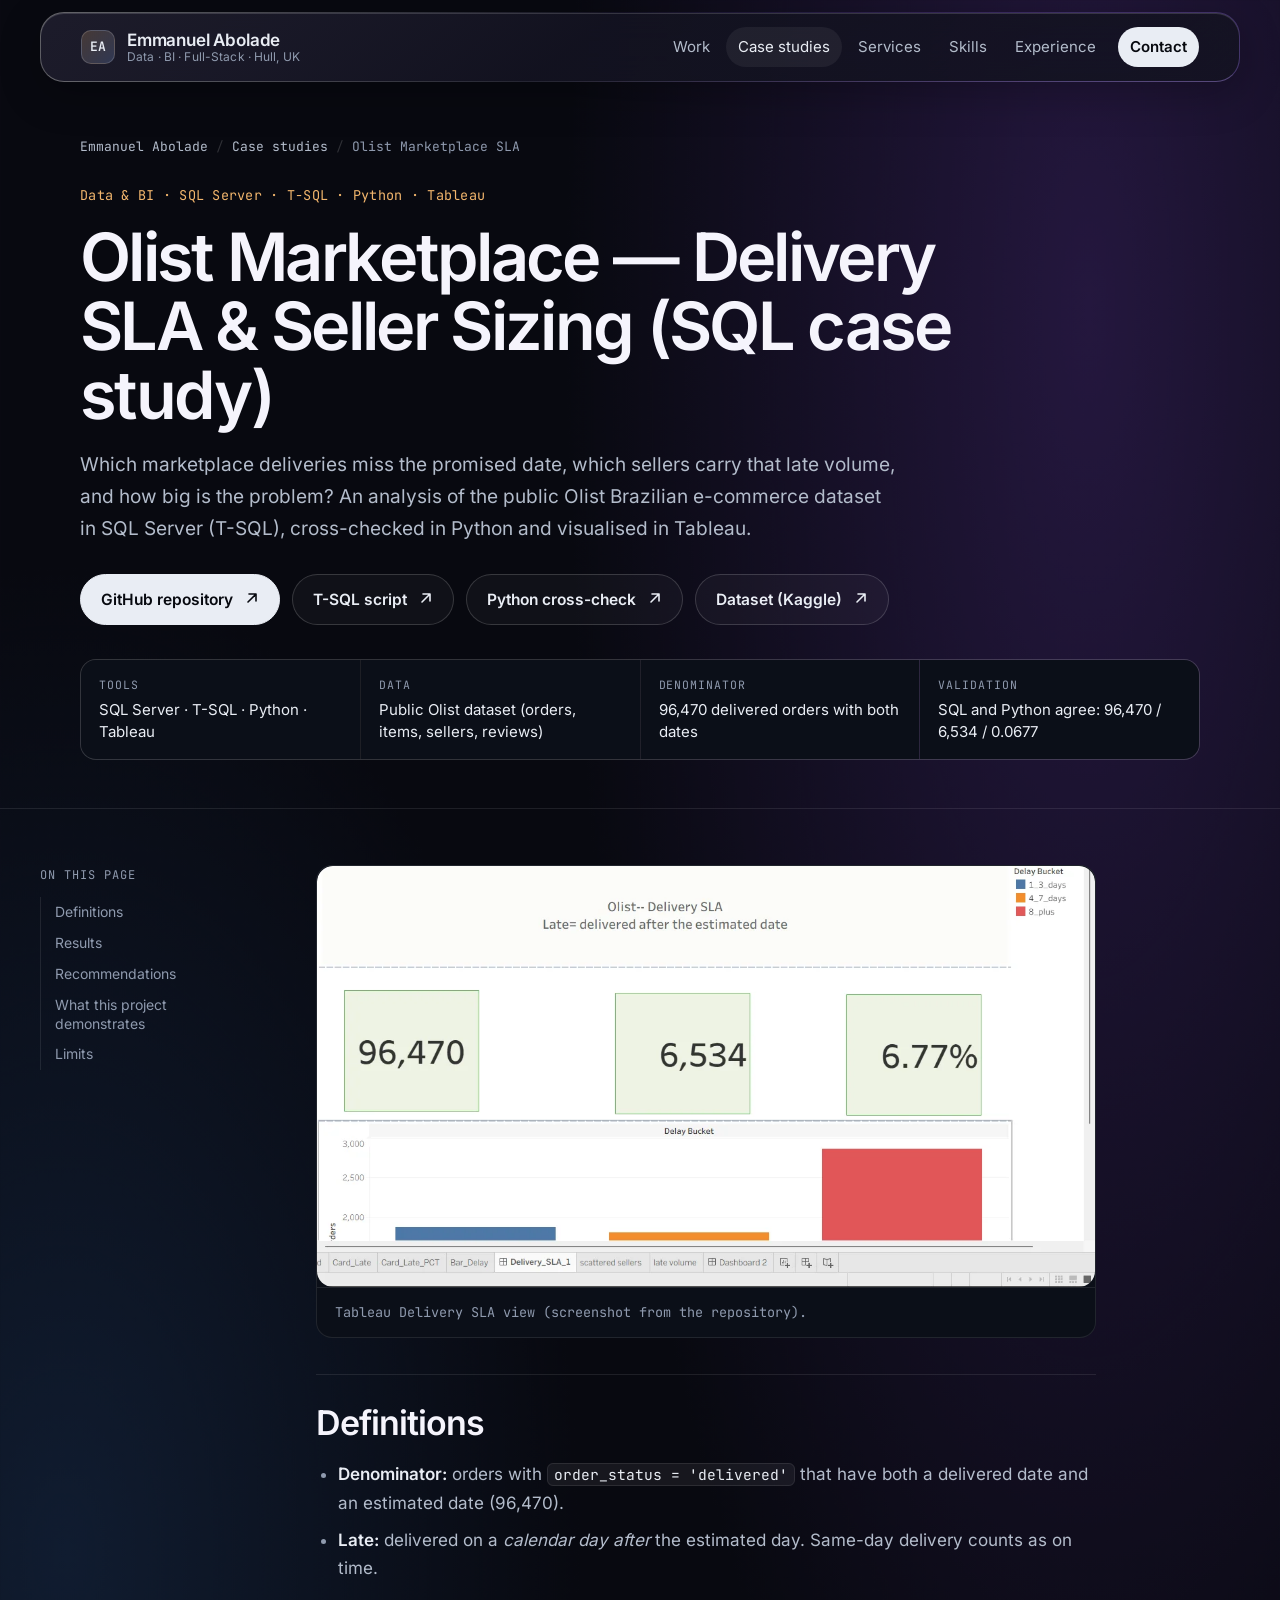
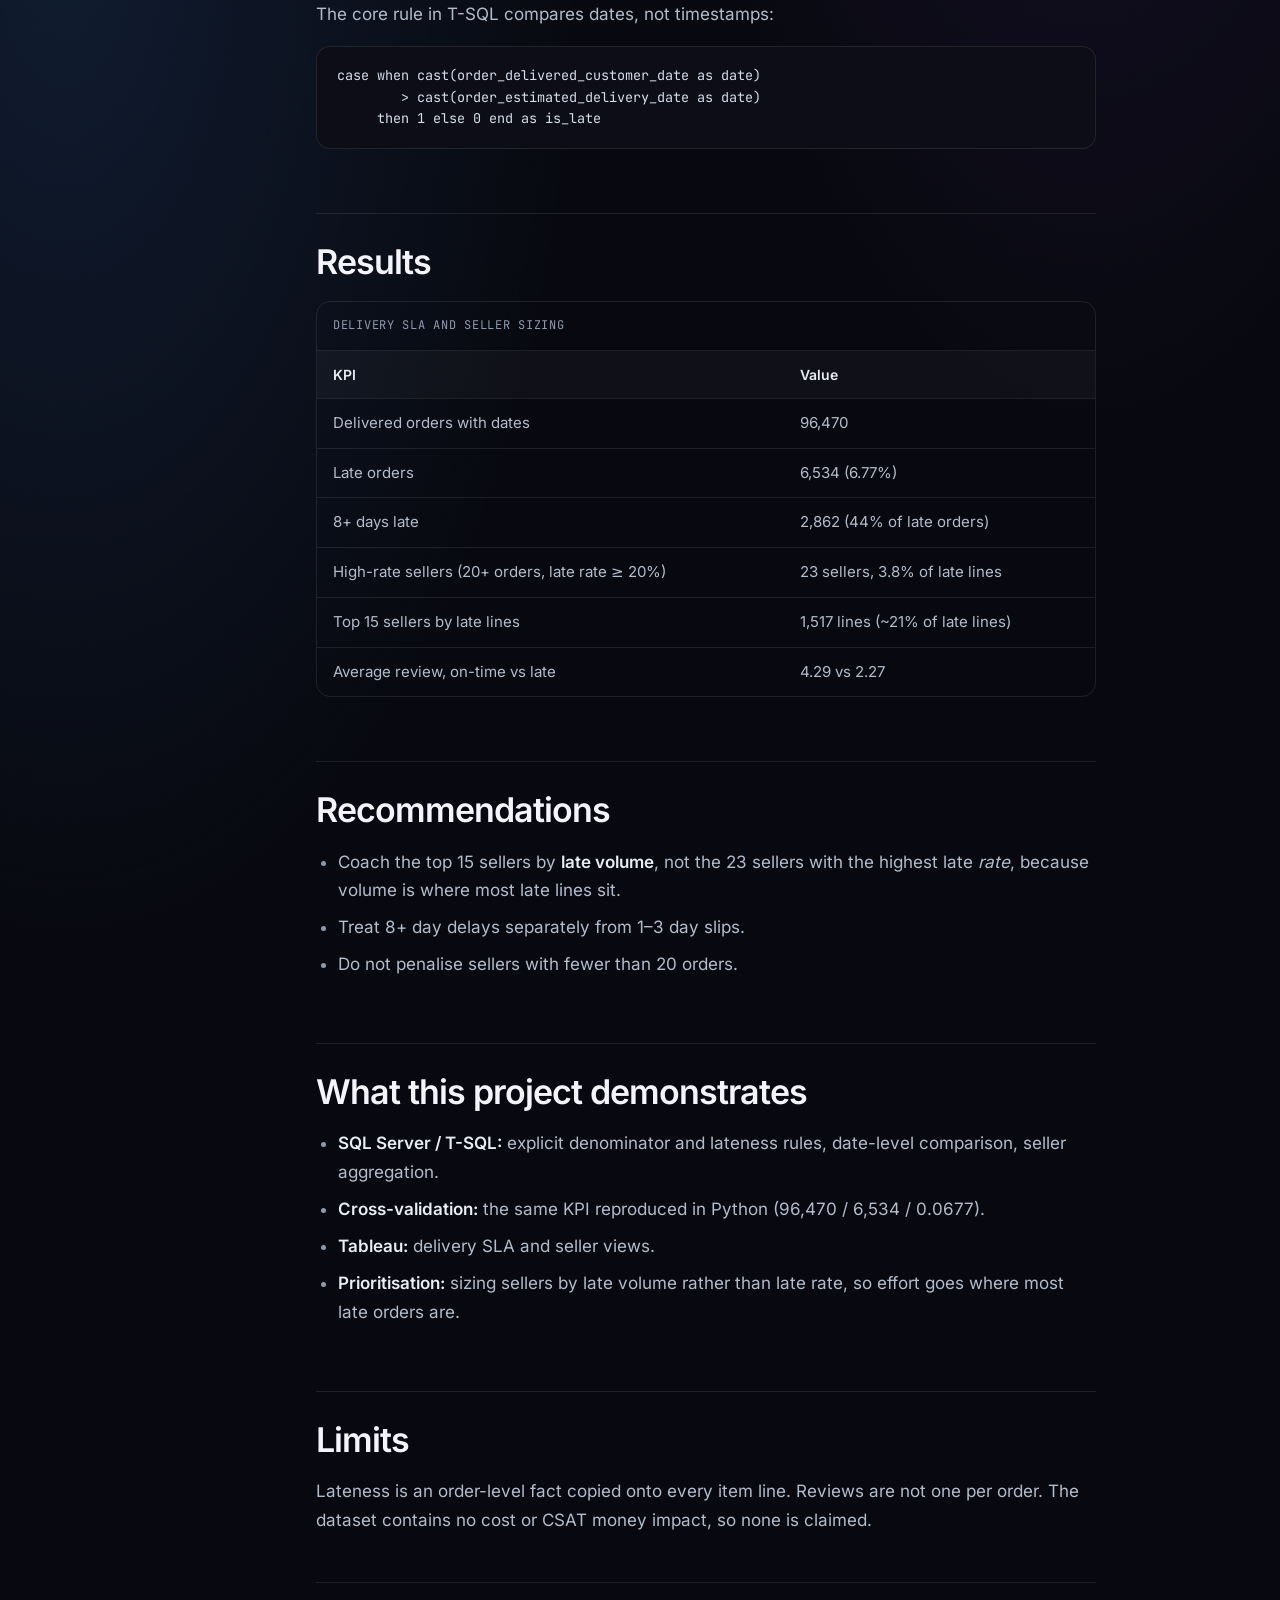
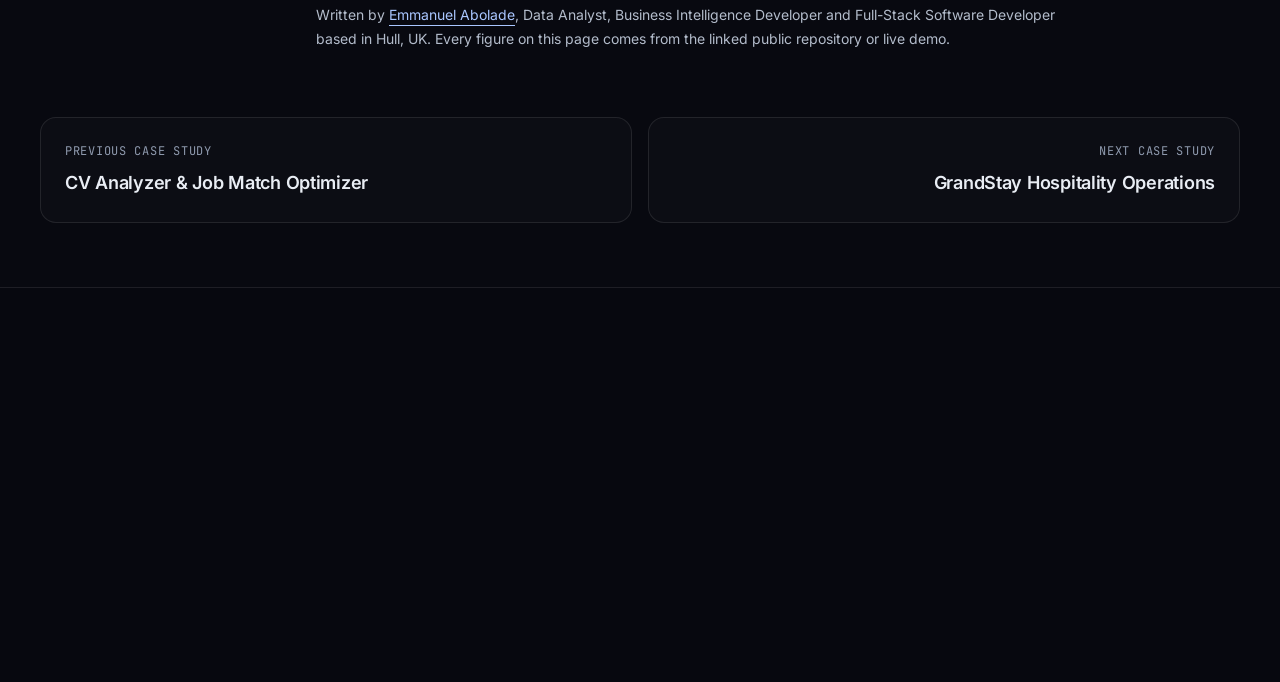
<file: projects/olist-marketplace-delivery-sla/index.html>
<!DOCTYPE html>
<html lang="en-GB" class="no-js">
<head>
<meta charset="UTF-8">
<meta name="viewport" content="width=device-width, initial-scale=1">
<title>Olist Marketplace Delivery SLA &amp; Seller Sizing — SQL Server Case Study | Emmanuel Abolade</title>
<meta name="description" content="SQL Server and Python case study by Emmanuel Abolade: late-delivery rate (6.77%) and seller sizing across 96,470 delivered Olist marketplace orders.">
<meta name="robots" content="index, follow">
<meta name="author" content="Emmanuel Abolade">
<link rel="canonical" href="https://aboladlabs.com/projects/olist-marketplace-delivery-sla/">
<meta name="theme-color" content="#07090f">
<meta name="color-scheme" content="dark">
<link rel="icon" href="/favicon.svg" type="image/svg+xml">
<meta property="og:type" content="article">
<meta property="og:title" content="Olist Marketplace Delivery SLA &amp; Seller Sizing — SQL Server Case Study | Emmanuel Abolade">
<meta property="og:description" content="SQL Server and Python case study by Emmanuel Abolade: late-delivery rate (6.77%) and seller sizing across 96,470 delivered Olist marketplace orders.">
<meta property="og:url" content="https://aboladlabs.com/projects/olist-marketplace-delivery-sla/">
<meta property="og:site_name" content="Emmanuel Abolade">
<meta property="og:locale" content="en_GB">
<meta property="og:image" content="https://aboladlabs.com/assets/og-image.png">
<meta property="og:image:type" content="image/png">
<meta property="og:image:width" content="1200">
<meta property="og:image:height" content="630">
<meta property="og:image:alt" content="Emmanuel Abolade: Data Analyst, Business Intelligence Developer and Full-Stack Software Developer, Hull, UK. aboladlabs.com">
<meta name="twitter:card" content="summary_large_image">
<meta name="twitter:title" content="Olist Marketplace Delivery SLA &amp; Seller Sizing — SQL Server Case Study | Emmanuel Abolade">
<meta name="twitter:description" content="SQL Server and Python case study by Emmanuel Abolade: late-delivery rate (6.77%) and seller sizing across 96,470 delivered Olist marketplace orders.">
<meta name="twitter:image" content="https://aboladlabs.com/assets/og-image.png">
<meta name="twitter:image:alt" content="Emmanuel Abolade: Data Analyst, Business Intelligence Developer and Full-Stack Software Developer, Hull, UK. aboladlabs.com">
<script>(function(d){d.className='js'+(matchMedia('(prefers-reduced-motion: reduce)').matches?'':' motion')})(document.documentElement)</script>
<link rel="preload" href="/assets/fonts/inter-var.woff2" as="font" type="font/woff2" crossorigin>
<link rel="preload" href="/assets/fonts/jetbrains-mono-var.woff2" as="font" type="font/woff2" crossorigin>
<link rel="stylesheet" href="/assets/css/site.css">
<script src="/assets/js/site.js" defer></script>
<script type="application/ld+json">
{
  "@context": "https://schema.org",
  "@graph": [
    {
      "@type": "Article",
      "@id": "https://aboladlabs.com/projects/olist-marketplace-delivery-sla/#article",
      "headline": "Olist Marketplace — Delivery SLA & Seller Sizing (SQL case study)",
      "description": "SQL Server and Python case study by Emmanuel Abolade: late-delivery rate (6.77%) and seller sizing across 96,470 delivered Olist marketplace orders.",
      "url": "https://aboladlabs.com/projects/olist-marketplace-delivery-sla/",
      "mainEntityOfPage": "https://aboladlabs.com/projects/olist-marketplace-delivery-sla/",
      "inLanguage": "en-GB",
      "author": {
        "@type": "Person",
        "@id": "https://aboladlabs.com/#person",
        "name": "Emmanuel Abolade",
        "url": "https://aboladlabs.com/"
      },
      "publisher": {
        "@id": "https://aboladlabs.com/#person"
      },
      "datePublished": "2026-11-11T21:46:39+00:00",
      "dateModified": "2026-11-21T15:02:53+00:00",
      "isPartOf": {
        "@id": "https://aboladlabs.com/#website"
      },
      "image": "https://aboladlabs.com/assets/screenshots/olist-delivery-sla.webp",
      "citation": [
        "https://github.com/aboladvisuals/olist_marketplace_sla"
      ]
    },
    {
      "@type": "BreadcrumbList",
      "@id": "https://aboladlabs.com/projects/olist-marketplace-delivery-sla/#breadcrumb",
      "itemListElement": [
        {
          "@type": "ListItem",
          "position": 1,
          "name": "Emmanuel Abolade",
          "item": "https://aboladlabs.com/"
        },
        {
          "@type": "ListItem",
          "position": 2,
          "name": "Case studies",
          "item": "https://aboladlabs.com/projects/"
        },
        {
          "@type": "ListItem",
          "position": 3,
          "name": "Olist Marketplace SLA",
          "item": "https://aboladlabs.com/projects/olist-marketplace-delivery-sla/"
        }
      ]
    }
  ]
}
</script>
<link rel="stylesheet" href="/assets/css/liquid-v3.css">
</head>
<body>
<a class="skip" href="#main">Skip to content</a>
<header class="site-header solid">
<div class="wrap bar">
<a class="brand" href="/"><span class="brand-mark" aria-hidden="true">EA</span><span>Emmanuel Abolade<small>Data · BI · Full-Stack · Hull, UK</small></span></a>
<button class="menu-btn" type="button" aria-expanded="false" aria-controls="site-nav" aria-label="Open menu"><svg viewBox="0 0 20 20" fill="none" aria-hidden="true"><path d="M3 6h14M3 10h14M3 14h14" stroke="currentColor" stroke-width="1.6" stroke-linecap="round"/></svg></button>
<nav id="site-nav" class="nav" aria-label="Primary">
<a href="/#work">Work</a>
<a href="/projects/" aria-current="page">Case studies</a>
<a href="/services/">Services</a>
<a href="/#skills">Skills</a>
<a href="/#experience">Experience</a>
<a href="/#contact" class="nav-cta">Contact</a>
</nav>
</div>
</header>
<main id="main">
<section class="page-hero">
<div class="grid-bg" aria-hidden="true"></div>
<div class="wrap">
<nav class="crumbs" aria-label="Breadcrumb"><ol>
<li><a href="/">Emmanuel Abolade</a></li>
<li><a href="/projects/">Case studies</a></li>
<li aria-current="page">Olist Marketplace SLA</li>
</ol></nav>
<p class="kicker">Data &amp; BI · SQL Server · T-SQL · Python · Tableau</p>
<h1>Olist Marketplace — Delivery SLA &amp; Seller Sizing (SQL case study)</h1>
<p class="lede">Which marketplace deliveries miss the promised date, which sellers carry that late volume, and how big is the problem? An analysis of the public Olist Brazilian e-commerce dataset in SQL Server (T-SQL), cross-checked in Python and visualised in Tableau.</p>
<div class="actions"><a class="btn btn-primary" href="https://github.com/aboladvisuals/olist_marketplace_sla" rel="noopener">GitHub repository <svg viewBox="0 0 16 16" fill="none" aria-hidden="true"><path d="M6 3h7v7M13 3 5 11" stroke="currentColor" stroke-width="1.6" stroke-linecap="round" stroke-linejoin="round"/></svg></a><a class="btn" href="https://github.com/aboladvisuals/olist_marketplace_sla/blob/main/sql/sla.sql" rel="noopener">T-SQL script <svg viewBox="0 0 16 16" fill="none" aria-hidden="true"><path d="M6 3h7v7M13 3 5 11" stroke="currentColor" stroke-width="1.6" stroke-linecap="round" stroke-linejoin="round"/></svg></a><a class="btn" href="https://github.com/aboladvisuals/olist_marketplace_sla/blob/main/python/sla_check.py" rel="noopener">Python cross-check <svg viewBox="0 0 16 16" fill="none" aria-hidden="true"><path d="M6 3h7v7M13 3 5 11" stroke="currentColor" stroke-width="1.6" stroke-linecap="round" stroke-linejoin="round"/></svg></a><a class="btn" href="https://www.kaggle.com/datasets/olistbr/brazilian-ecommerce" rel="noopener">Dataset (Kaggle) <svg viewBox="0 0 16 16" fill="none" aria-hidden="true"><path d="M6 3h7v7M13 3 5 11" stroke="currentColor" stroke-width="1.6" stroke-linecap="round" stroke-linejoin="round"/></svg></a></div>
<div class="facts"><div class="fact"><span class="k">Tools</span><span class="v">SQL Server · T-SQL · Python · Tableau</span></div><div class="fact"><span class="k">Data</span><span class="v">Public Olist dataset (orders, items, sellers, reviews)</span></div><div class="fact"><span class="k">Denominator</span><span class="v">96,470 delivered orders with both dates</span></div><div class="fact"><span class="k">Validation</span><span class="v">SQL and Python agree: 96,470 / 6,534 / 0.0677</span></div></div>
</div>
</section>
<div class="wrap case-layout">
<aside class="toc" aria-label="On this page"><p>On this page</p><ol><li><a href="#definitions">Definitions</a></li><li><a href="#results">Results</a></li><li><a href="#recommendations">Recommendations</a></li><li><a href="#what-this-project-demonstrates">What this project demonstrates</a></li><li><a href="#limits">Limits</a></li></ol></aside>
<article class="prose">
<figure><img alt="Tableau Delivery SLA dashboard for Olist showing 96,470 delivered orders, 6,534 late orders, a 6.77% late rate and late orders by delay bucket" decoding="async" height="624" loading="lazy" src="/assets/screenshots/olist-delivery-sla.webp" width="1151"/><figcaption>Tableau Delivery SLA view (screenshot from the repository).</figcaption></figure>
<h2 id="definitions">Definitions</h2>
<ul>
<li><strong>Denominator:</strong> orders with <code>order_status = 'delivered'</code> that have both a delivered date and an estimated date (96,470).</li>
<li><strong>Late:</strong> delivered on a <em>calendar day after</em> the estimated day. Same-day delivery counts as on time.</li>
</ul>
<p>The core rule in T-SQL compares dates, not timestamps:</p>
<pre>case when cast(order_delivered_customer_date as date)
        &gt; cast(order_estimated_delivery_date as date)
     then 1 else 0 end as is_late</pre>
<h2 id="results">Results</h2>
<div aria-label="Delivery SLA and seller sizing" class="table-wrap" role="region" tabindex="0"><table><caption>Delivery SLA and seller sizing</caption><thead><tr><th scope="col">KPI</th><th scope="col">Value</th></tr></thead><tbody>
<tr><td>Delivered orders with dates</td><td>96,470</td></tr>
<tr><td>Late orders</td><td>6,534 (6.77%)</td></tr>
<tr><td>8+ days late</td><td>2,862 (44% of late orders)</td></tr>
<tr><td>High-rate sellers (20+ orders, late rate ≥ 20%)</td><td>23 sellers, 3.8% of late lines</td></tr>
<tr><td>Top 15 sellers by late lines</td><td>1,517 lines (~21% of late lines)</td></tr>
<tr><td>Average review, on-time vs late</td><td>4.29 vs 2.27</td></tr>
</tbody></table></div>
<h2 id="recommendations">Recommendations</h2>
<ul>
<li>Coach the top 15 sellers by <strong>late volume</strong>, not the 23 sellers with the highest late <em>rate</em>, because volume is where most late lines sit.</li>
<li>Treat 8+ day delays separately from 1–3 day slips.</li>
<li>Do not penalise sellers with fewer than 20 orders.</li>
</ul>
<h2 id="what-this-project-demonstrates">What this project demonstrates</h2>
<ul>
<li><strong>SQL Server / T-SQL:</strong> explicit denominator and lateness rules, date-level comparison, seller aggregation.</li>
<li><strong>Cross-validation:</strong> the same KPI reproduced in Python (96,470 / 6,534 / 0.0677).</li>
<li><strong>Tableau:</strong> delivery SLA and seller views.</li>
<li><strong>Prioritisation:</strong> sizing sellers by late volume rather than late rate, so effort goes where most late orders are.</li>
</ul>
<h2 id="limits">Limits</h2>
<p>Lateness is an order-level fact copied onto every item line. Reviews are not one per order. The dataset contains no cost or CSAT money impact, so none is claimed.</p>
<p class="source-note">Written by <a href="/">Emmanuel Abolade</a>, Data Analyst, Business Intelligence Developer and Full-Stack Software Developer based in Hull, UK. Every figure on this page comes from the linked public repository or live demo.</p>
</article>
</div>
<nav class="wrap case-next" aria-label="More case studies">
<a href="/projects/cv-analyzer-job-match/"><span>Previous case study</span><b>CV Analyzer &amp; Job Match Optimizer</b></a>
<a class="next" href="/projects/grandstay-hospitality-operations/"><span>Next case study</span><b>GrandStay Hospitality Operations</b></a>
</nav>
</main>
<footer class="site-footer">
<div class="wrap">
<div class="cols">
<div>
<h2>Emmanuel Abolade</h2>
<p>Data Analyst, Business Intelligence Developer and Full-Stack Software Developer based in Hull, UK. I turn operational data into decisions, and decisions into working software.</p>
<p>Every figure on this site comes from a linked public repository, a published write-up or a live demo.</p>
</div>
<div>
<h2>Explore</h2>
<ul>
<li><a href="/">Home</a></li>
<li><a href="/projects/">All case studies</a></li>
<li><a href="/projects/#skills-evidence">Skills and evidence</a></li>
<li><a href="/#experience">Experience</a></li>
</ul>
</div>
<div>
<h2>Connect</h2>
<ul>
<li><a href="mailto:hello@aboladlabs.com">Email</a></li>
<li><a href="https://linkedin.com/in/emmanuel-aboladesek" rel="noopener">LinkedIn</a></li>
<li><a href="https://github.com/aboladvisuals" rel="noopener">GitHub</a></li>
</ul>
</div>
</div>
<div class="fine">
<span class="legal">AboladLabs is a trading name of Anuoluwapo Emmanuel Abolade · Hull, United Kingdom · <a href="mailto:hello@aboladlabs.com">hello@aboladlabs.com</a></span>
<span>© 2026 Emmanuel Abolade · Hull, United Kingdom</span>
<span>Last updated <time datetime="2026-11-12">12 November 2026</time></span>
</div>
</div>
</footer>
<script src="/assets/js/liquid-v3.js" defer></script>
</body>
</html>
</file>
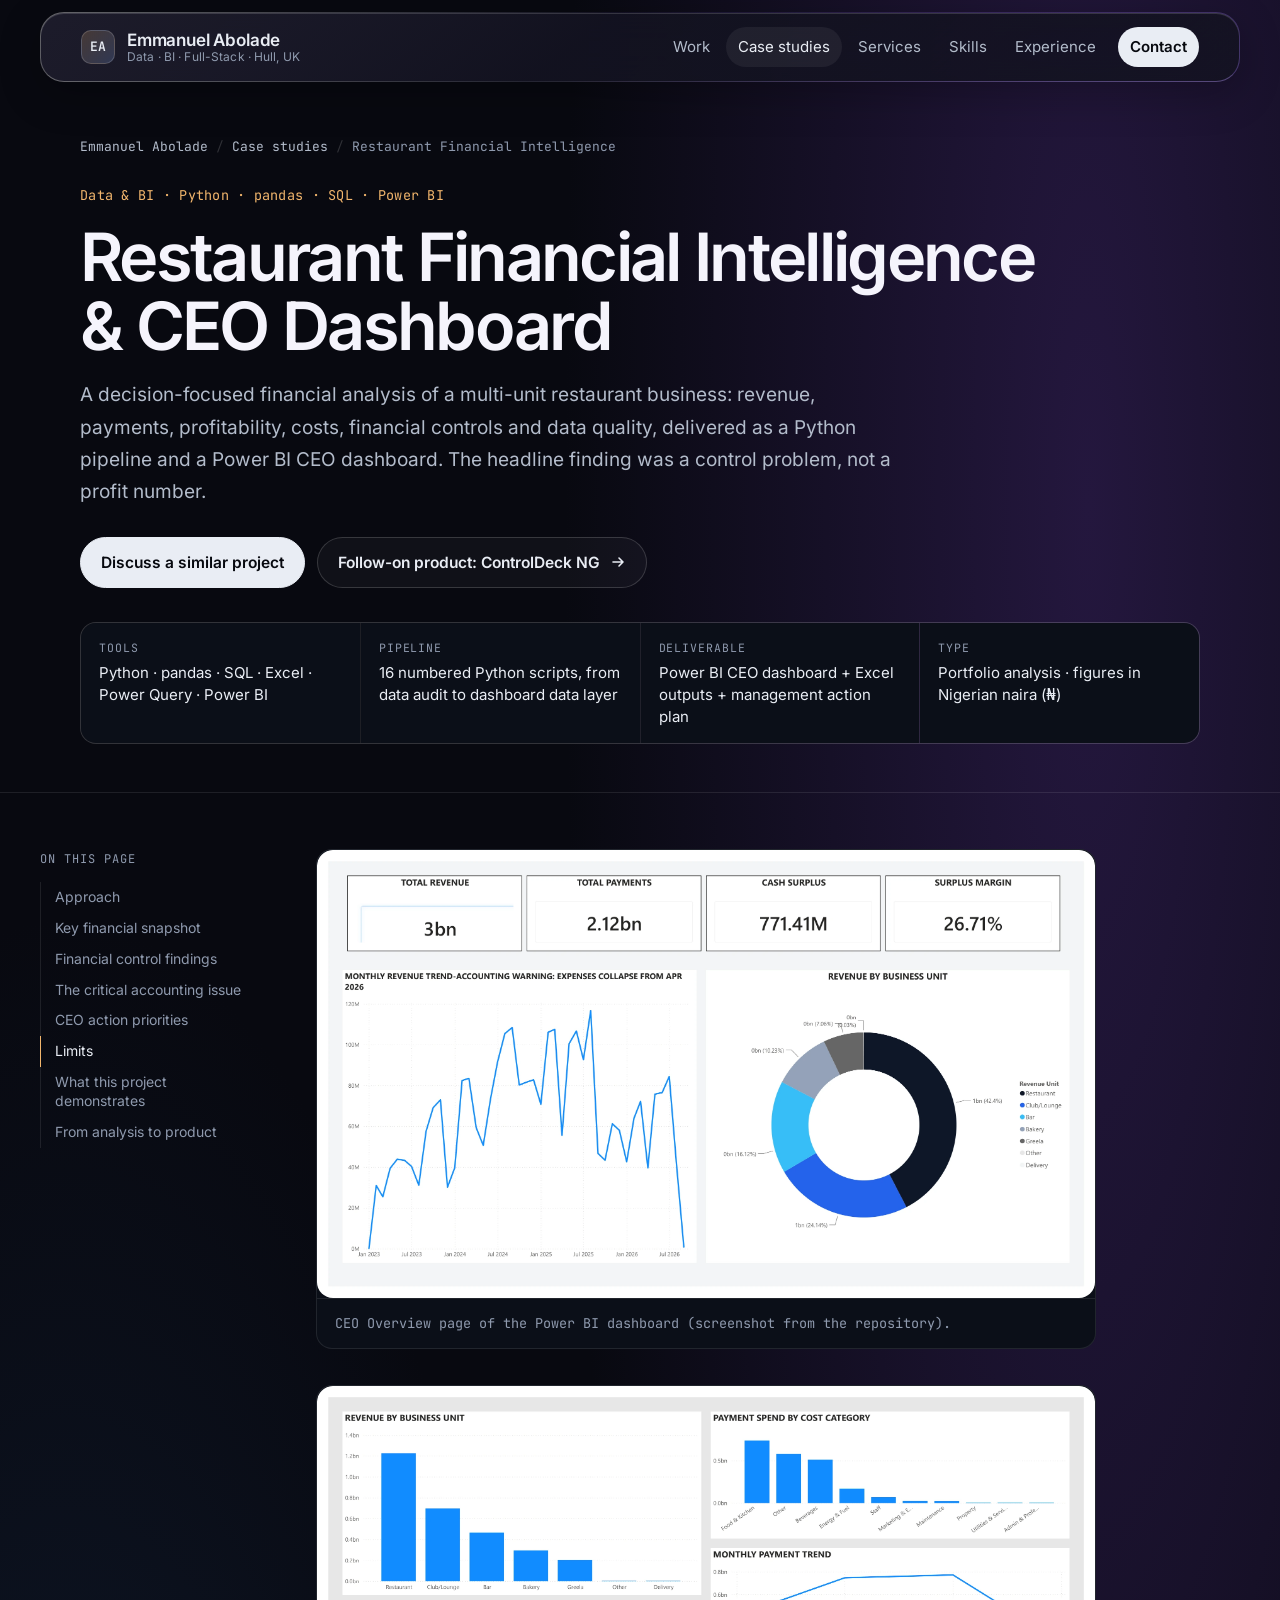
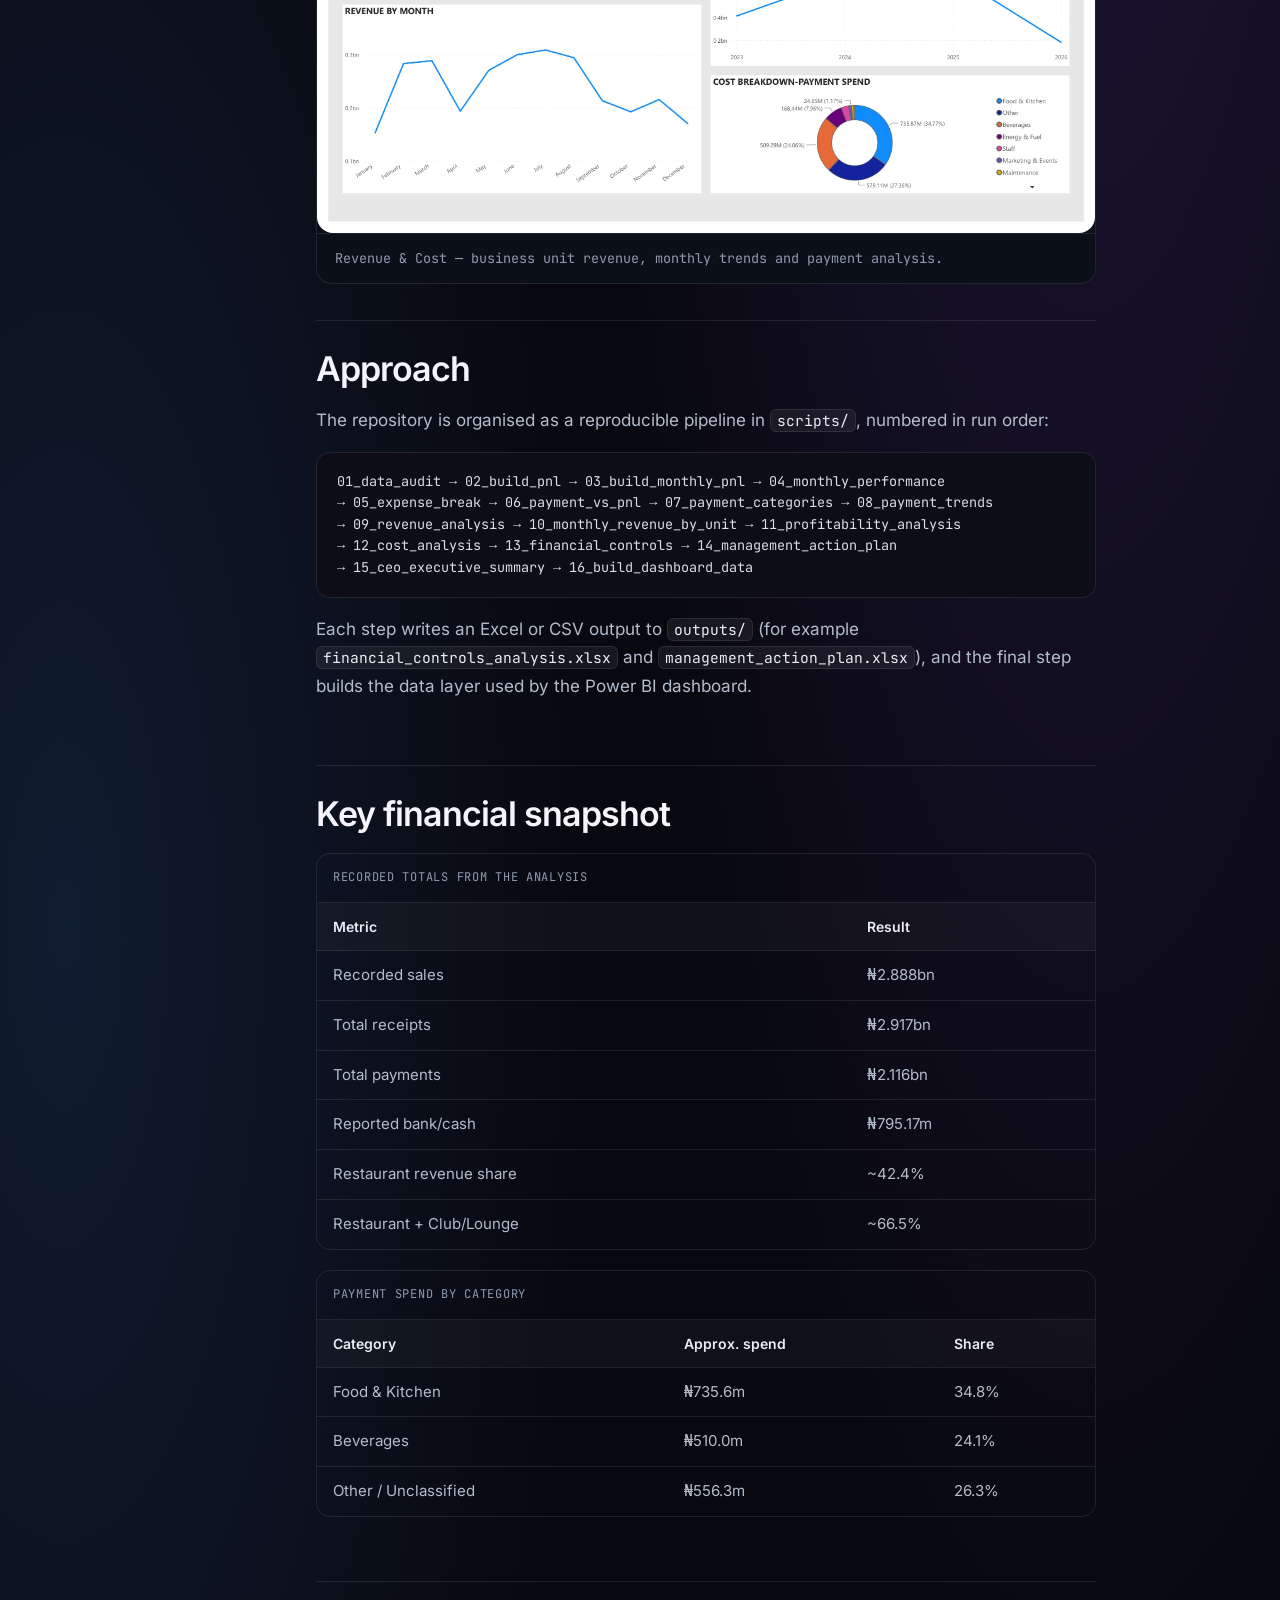
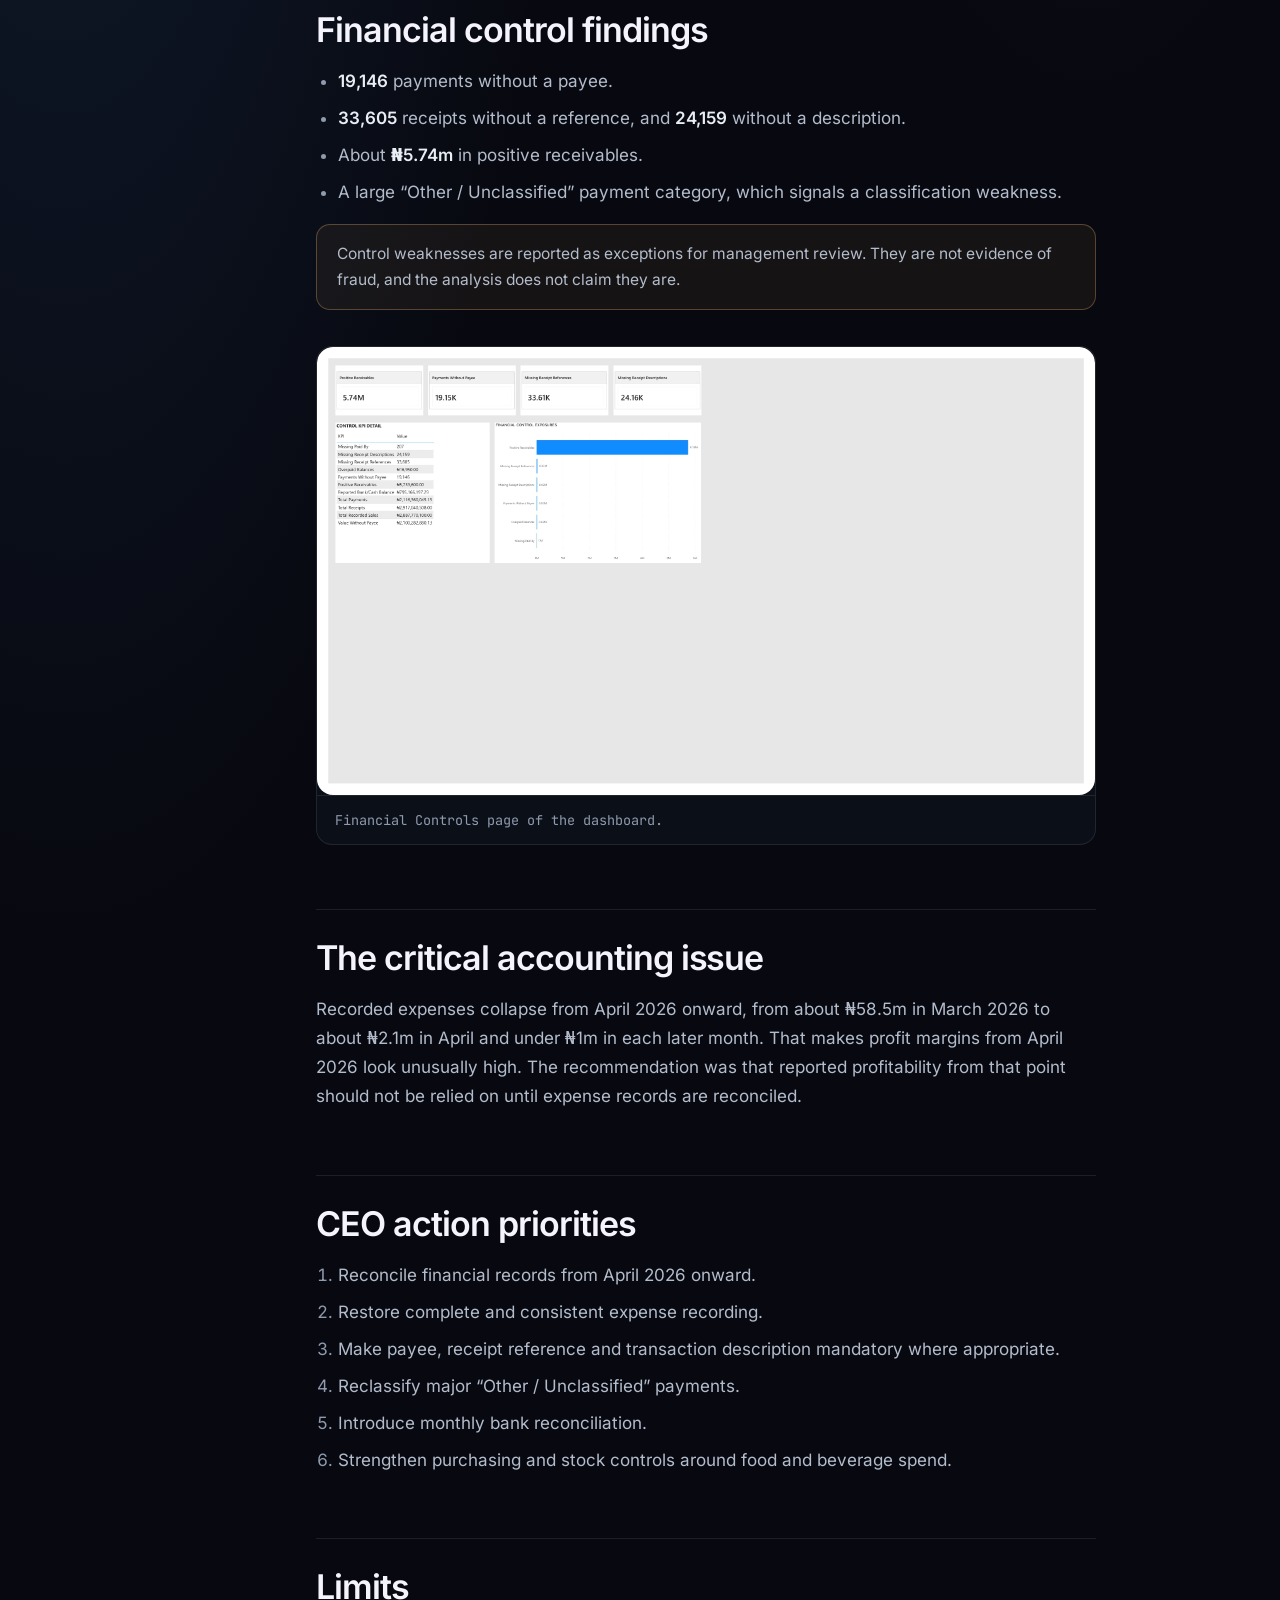
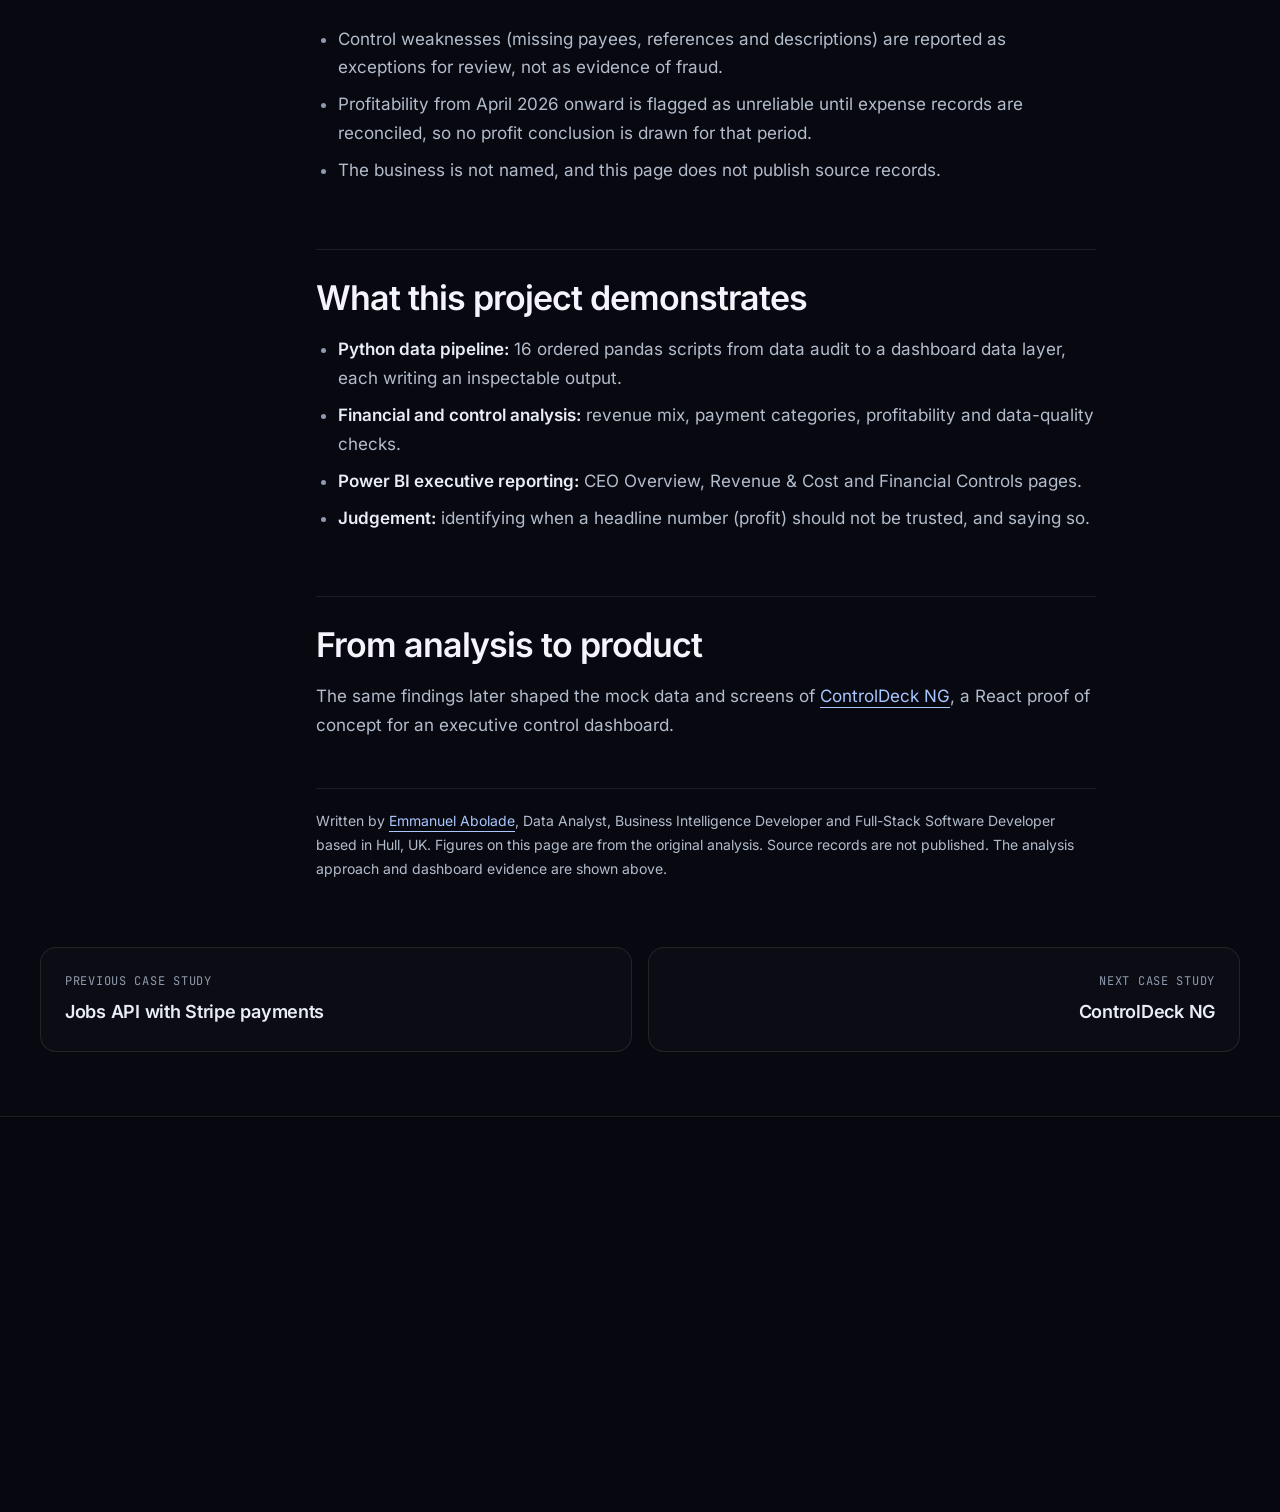
<file: projects/restaurant-financial-intelligence/index.html>
<!DOCTYPE html>
<html lang="en-GB" class="no-js">
<head>
<meta charset="UTF-8">
<meta name="viewport" content="width=device-width, initial-scale=1">
<title>Restaurant Financial Intelligence — Python &amp; Power BI Case Study | Emmanuel Abolade</title>
<meta name="description" content="Python, SQL and Power BI case study by Emmanuel Abolade: revenue, payments and financial-control analysis for a multi-unit restaurant, with a CEO dashboard.">
<meta name="robots" content="index, follow">
<meta name="author" content="Emmanuel Abolade">
<link rel="canonical" href="https://aboladlabs.com/projects/restaurant-financial-intelligence/">
<meta name="theme-color" content="#07090f">
<meta name="color-scheme" content="dark">
<link rel="icon" href="/favicon.svg" type="image/svg+xml">
<meta property="og:type" content="article">
<meta property="og:title" content="Restaurant Financial Intelligence — Python &amp; Power BI Case Study | Emmanuel Abolade">
<meta property="og:description" content="Python, SQL and Power BI case study by Emmanuel Abolade: revenue, payments and financial-control analysis for a multi-unit restaurant, with a CEO dashboard.">
<meta property="og:url" content="https://aboladlabs.com/projects/restaurant-financial-intelligence/">
<meta property="og:site_name" content="Emmanuel Abolade">
<meta property="og:locale" content="en_GB">
<meta property="og:image" content="https://aboladlabs.com/assets/og-image.png">
<meta property="og:image:type" content="image/png">
<meta property="og:image:width" content="1200">
<meta property="og:image:height" content="630">
<meta property="og:image:alt" content="Emmanuel Abolade: Data Analyst, Business Intelligence Developer and Full-Stack Software Developer, Hull, UK. aboladlabs.com">
<meta name="twitter:card" content="summary_large_image">
<meta name="twitter:title" content="Restaurant Financial Intelligence — Python &amp; Power BI Case Study | Emmanuel Abolade">
<meta name="twitter:description" content="Python, SQL and Power BI case study by Emmanuel Abolade: revenue, payments and financial-control analysis for a multi-unit restaurant, with a CEO dashboard.">
<meta name="twitter:image" content="https://aboladlabs.com/assets/og-image.png">
<meta name="twitter:image:alt" content="Emmanuel Abolade: Data Analyst, Business Intelligence Developer and Full-Stack Software Developer, Hull, UK. aboladlabs.com">
<script>(function(d){d.className='js'+(matchMedia('(prefers-reduced-motion: reduce)').matches?'':' motion')})(document.documentElement)</script>
<link rel="preload" href="/assets/fonts/inter-var.woff2" as="font" type="font/woff2" crossorigin>
<link rel="preload" href="/assets/fonts/jetbrains-mono-var.woff2" as="font" type="font/woff2" crossorigin>
<link rel="stylesheet" href="/assets/css/site.css">
<script src="/assets/js/site.js" defer></script>
<script type="application/ld+json">
{
  "@context": "https://schema.org",
  "@graph": [
    {
      "@type": "Article",
      "@id": "https://aboladlabs.com/projects/restaurant-financial-intelligence/#article",
      "headline": "Restaurant Financial Intelligence & CEO Dashboard",
      "description": "Python, SQL and Power BI case study by Emmanuel Abolade: revenue, payments and financial-control analysis for a multi-unit restaurant, with a CEO dashboard.",
      "url": "https://aboladlabs.com/projects/restaurant-financial-intelligence/",
      "mainEntityOfPage": "https://aboladlabs.com/projects/restaurant-financial-intelligence/",
      "inLanguage": "en-GB",
      "author": {
        "@type": "Person",
        "@id": "https://aboladlabs.com/#person",
        "name": "Emmanuel Abolade",
        "url": "https://aboladlabs.com/"
      },
      "publisher": {
        "@id": "https://aboladlabs.com/#person"
      },
      "datePublished": "2026-11-11T21:46:39+00:00",
      "dateModified": "2026-11-21T15:02:53+00:00",
      "isPartOf": {
        "@id": "https://aboladlabs.com/#website"
      },
      "image": "https://aboladlabs.com/assets/screenshots/restaurant-ceo-overview.webp",
      "citation": [
        "https://github.com/aboladvisuals/restaurant_ceo_analysis"
      ]
    },
    {
      "@type": "BreadcrumbList",
      "@id": "https://aboladlabs.com/projects/restaurant-financial-intelligence/#breadcrumb",
      "itemListElement": [
        {
          "@type": "ListItem",
          "position": 1,
          "name": "Emmanuel Abolade",
          "item": "https://aboladlabs.com/"
        },
        {
          "@type": "ListItem",
          "position": 2,
          "name": "Case studies",
          "item": "https://aboladlabs.com/projects/"
        },
        {
          "@type": "ListItem",
          "position": 3,
          "name": "Restaurant Financial Intelligence",
          "item": "https://aboladlabs.com/projects/restaurant-financial-intelligence/"
        }
      ]
    }
  ]
}
</script>
<link rel="stylesheet" href="/assets/css/liquid-v3.css">
</head>
<body>
<a class="skip" href="#main">Skip to content</a>
<header class="site-header solid">
<div class="wrap bar">
<a class="brand" href="/"><span class="brand-mark" aria-hidden="true">EA</span><span>Emmanuel Abolade<small>Data · BI · Full-Stack · Hull, UK</small></span></a>
<button class="menu-btn" type="button" aria-expanded="false" aria-controls="site-nav" aria-label="Open menu"><svg viewBox="0 0 20 20" fill="none" aria-hidden="true"><path d="M3 6h14M3 10h14M3 14h14" stroke="currentColor" stroke-width="1.6" stroke-linecap="round"/></svg></button>
<nav id="site-nav" class="nav" aria-label="Primary">
<a href="/#work">Work</a>
<a href="/projects/" aria-current="page">Case studies</a>
<a href="/services/">Services</a>
<a href="/#skills">Skills</a>
<a href="/#experience">Experience</a>
<a href="/#contact" class="nav-cta">Contact</a>
</nav>
</div>
</header>
<main id="main">
<section class="page-hero">
<div class="grid-bg" aria-hidden="true"></div>
<div class="wrap">
<nav class="crumbs" aria-label="Breadcrumb"><ol>
<li><a href="/">Emmanuel Abolade</a></li>
<li><a href="/projects/">Case studies</a></li>
<li aria-current="page">Restaurant Financial Intelligence</li>
</ol></nav>
<p class="kicker">Data &amp; BI · Python · pandas · SQL · Power BI</p>
<h1>Restaurant Financial Intelligence &amp; CEO Dashboard</h1>
<p class="lede">A decision-focused financial analysis of a multi-unit restaurant business: revenue, payments, profitability, costs, financial controls and data quality, delivered as a Python pipeline and a Power BI CEO dashboard. The headline finding was a control problem, not a profit number.</p>
<div class="actions"><a class="btn btn-primary" href="/#contact">Discuss a similar project<a class="btn" href="/projects/controldeck-ng/">Follow-on product: ControlDeck NG <svg viewBox="0 0 16 16" fill="none" aria-hidden="true"><path d="M3 8h10M9 4l4 4-4 4" stroke="currentColor" stroke-width="1.6" stroke-linecap="round" stroke-linejoin="round"/></svg></a></div>
<div class="facts"><div class="fact"><span class="k">Tools</span><span class="v">Python · pandas · SQL · Excel · Power Query · Power BI</span></div><div class="fact"><span class="k">Pipeline</span><span class="v">16 numbered Python scripts, from data audit to dashboard data layer</span></div><div class="fact"><span class="k">Deliverable</span><span class="v">Power BI CEO dashboard + Excel outputs + management action plan</span></div><div class="fact"><span class="k">Type</span><span class="v">Portfolio analysis · figures in Nigerian naira (₦)</span></div></div>
</div>
</section>
<div class="wrap case-layout">
<aside class="toc" aria-label="On this page"><p>On this page</p><ol><li><a href="#approach">Approach</a></li><li><a href="#key-financial-snapshot">Key financial snapshot</a></li><li><a href="#financial-control-findings">Financial control findings</a></li><li><a href="#the-critical-accounting-issue">The critical accounting issue</a></li><li><a href="#ceo-action-priorities">CEO action priorities</a></li><li><a href="#limits">Limits</a></li><li><a href="#what-this-project-demonstrates">What this project demonstrates</a></li><li><a href="#from-analysis-to-product">From analysis to product</a></li></ol></aside>
<article class="prose">
<figure><img alt="Power BI CEO overview dashboard for the restaurant business showing recorded sales, receipts, payments and control alerts" decoding="async" height="595" loading="lazy" src="/assets/screenshots/restaurant-ceo-overview.webp" width="1012"/><figcaption>CEO Overview page of the Power BI dashboard (screenshot from the repository).</figcaption></figure>
<figure>
<img alt="Power BI Revenue and Cost dashboard showing revenue trends, business unit performance, payment categories and monthly spending" decoding="async" loading="lazy" src="/assets/screenshots/restaurant-revenue-cost.webp" width="1600" height="900"/>
<figcaption>Revenue &amp; Cost — business unit revenue, monthly trends and payment analysis.</figcaption>
</figure>
<h2 id="approach">Approach</h2>
<p>The repository is organised as a reproducible pipeline in <code>scripts/</code>, numbered in run order:</p>
<pre>01_data_audit → 02_build_pnl → 03_build_monthly_pnl → 04_monthly_performance
→ 05_expense_break → 06_payment_vs_pnl → 07_payment_categories → 08_payment_trends
→ 09_revenue_analysis → 10_monthly_revenue_by_unit → 11_profitability_analysis
→ 12_cost_analysis → 13_financial_controls → 14_management_action_plan
→ 15_ceo_executive_summary → 16_build_dashboard_data</pre>
<p>Each step writes an Excel or CSV output to <code>outputs/</code> (for example <code>financial_controls_analysis.xlsx</code> and <code>management_action_plan.xlsx</code>), and the final step builds the data layer used by the Power BI dashboard.</p>
<h2 id="key-financial-snapshot">Key financial snapshot</h2>
<div aria-label="Recorded totals from the analysis" class="table-wrap" role="region" tabindex="0"><table><caption>Recorded totals from the analysis</caption><thead><tr><th scope="col">Metric</th><th scope="col">Result</th></tr></thead><tbody>
<tr><td>Recorded sales</td><td>₦2.888bn</td></tr><tr><td>Total receipts</td><td>₦2.917bn</td></tr><tr><td>Total payments</td><td>₦2.116bn</td></tr><tr><td>Reported bank/cash</td><td>₦795.17m</td></tr><tr><td>Restaurant revenue share</td><td>~42.4%</td></tr><tr><td>Restaurant + Club/Lounge</td><td>~66.5%</td></tr>
</tbody></table></div>
<div aria-label="Payment spend by category" class="table-wrap" role="region" tabindex="0"><table><caption>Payment spend by category</caption><thead><tr><th scope="col">Category</th><th scope="col">Approx. spend</th><th scope="col">Share</th></tr></thead><tbody>
<tr><td>Food &amp; Kitchen</td><td>₦735.6m</td><td>34.8%</td></tr><tr><td>Beverages</td><td>₦510.0m</td><td>24.1%</td></tr><tr><td>Other / Unclassified</td><td>₦556.3m</td><td>26.3%</td></tr>
</tbody></table></div>
<h2 id="financial-control-findings">Financial control findings</h2>
<ul>
<li><strong>19,146</strong> payments without a payee.</li>
<li><strong>33,605</strong> receipts without a reference, and <strong>24,159</strong> without a description.</li>
<li>About <strong>₦5.74m</strong> in positive receivables.</li>
<li>A large “Other / Unclassified” payment category, which signals a classification weakness.</li>
</ul>
<p class="note">Control weaknesses are reported as exceptions for management review. They are not evidence of fraud, and the analysis does not claim they are.</p>
<figure><img alt="Power BI financial controls page showing payments without payee and receipts without reference" decoding="async" height="605" loading="lazy" src="/assets/screenshots/restaurant-financial-controls.webp" width="1194"/><figcaption>Financial Controls page of the dashboard.</figcaption></figure>
<h2 id="the-critical-accounting-issue">The critical accounting issue</h2>
<p>Recorded expenses collapse from April 2026 onward, from about ₦58.5m in March 2026 to about ₦2.1m in April and under ₦1m in each later month. That makes profit margins from April 2026 look unusually high. The recommendation was that reported profitability from that point should not be relied on until expense records are reconciled.</p>
<h2 id="ceo-action-priorities">CEO action priorities</h2>
<ol>
<li>Reconcile financial records from April 2026 onward.</li>
<li>Restore complete and consistent expense recording.</li>
<li>Make payee, receipt reference and transaction description mandatory where appropriate.</li>
<li>Reclassify major “Other / Unclassified” payments.</li>
<li>Introduce monthly bank reconciliation.</li>
<li>Strengthen purchasing and stock controls around food and beverage spend.</li>
</ol>
<h2 id="limits">Limits</h2>
<ul>
<li>Control weaknesses (missing payees, references and descriptions) are reported as exceptions for review, not as evidence of fraud.</li>
<li>Profitability from April 2026 onward is flagged as unreliable until expense records are reconciled, so no profit conclusion is drawn for that period.</li>
<li>The business is not named, and this page does not publish source records.</li>
</ul>
<h2 id="what-this-project-demonstrates">What this project demonstrates</h2>
<ul>
<li><strong>Python data pipeline:</strong> 16 ordered pandas scripts from data audit to a dashboard data layer, each writing an inspectable output.</li>
<li><strong>Financial and control analysis:</strong> revenue mix, payment categories, profitability and data-quality checks.</li>
<li><strong>Power BI executive reporting:</strong> CEO Overview, Revenue &amp; Cost and Financial Controls pages.</li>
<li><strong>Judgement:</strong> identifying when a headline number (profit) should not be trusted, and saying so.</li>
</ul>
<h2 id="from-analysis-to-product">From analysis to product</h2>
<p>The same findings later shaped the mock data and screens of <a href="/projects/controldeck-ng/">ControlDeck NG</a>, a React proof of concept for an executive control dashboard.</p>
<p class="source-note">Written by <a href="/">Emmanuel Abolade</a>, Data Analyst, Business Intelligence Developer and Full-Stack Software Developer based in Hull, UK. Figures on this page are from the original analysis. Source records are not published. The analysis approach and dashboard evidence are shown above.</p>
</article>
</div>
<nav class="wrap case-next" aria-label="More case studies">
<a href="/projects/jobs-api-stripe-payments/"><span>Previous case study</span><b>Jobs API with Stripe payments</b></a>
<a class="next" href="/projects/controldeck-ng/"><span>Next case study</span><b>ControlDeck NG</b></a>
</nav>
</main>
<footer class="site-footer">
<div class="wrap">
<div class="cols">
<div>
<h2>Emmanuel Abolade</h2>
<p>Data Analyst, Business Intelligence Developer and Full-Stack Software Developer based in Hull, UK. I turn operational data into decisions, and decisions into working software.</p>
<p>Every figure on this site comes from a linked public repository, a published write-up or a live demo.</p>
</div>
<div>
<h2>Explore</h2>
<ul>
<li><a href="/">Home</a></li>
<li><a href="/projects/">All case studies</a></li>
<li><a href="/projects/#skills-evidence">Skills and evidence</a></li>
<li><a href="/#experience">Experience</a></li>
</ul>
</div>
<div>
<h2>Connect</h2>
<ul>
<li><a href="mailto:hello@aboladlabs.com">Email</a></li>
<li><a href="https://linkedin.com/in/emmanuel-aboladesek" rel="noopener">LinkedIn</a></li>
<li><a href="https://github.com/aboladvisuals" rel="noopener">GitHub</a></li>
</ul>
</div>
</div>
<div class="fine">
<span class="legal">AboladLabs is a trading name of Anuoluwapo Emmanuel Abolade · Hull, United Kingdom · <a href="mailto:hello@aboladlabs.com">hello@aboladlabs.com</a></span>
<span>© 2026 Emmanuel Abolade · Hull, United Kingdom</span>
<span>Last updated <time datetime="2026-11-12">12 November 2026</time></span>
</div>
</div>
</footer>
<script src="/assets/js/liquid-v3.js" defer></script>
</body>
</html>
</file>
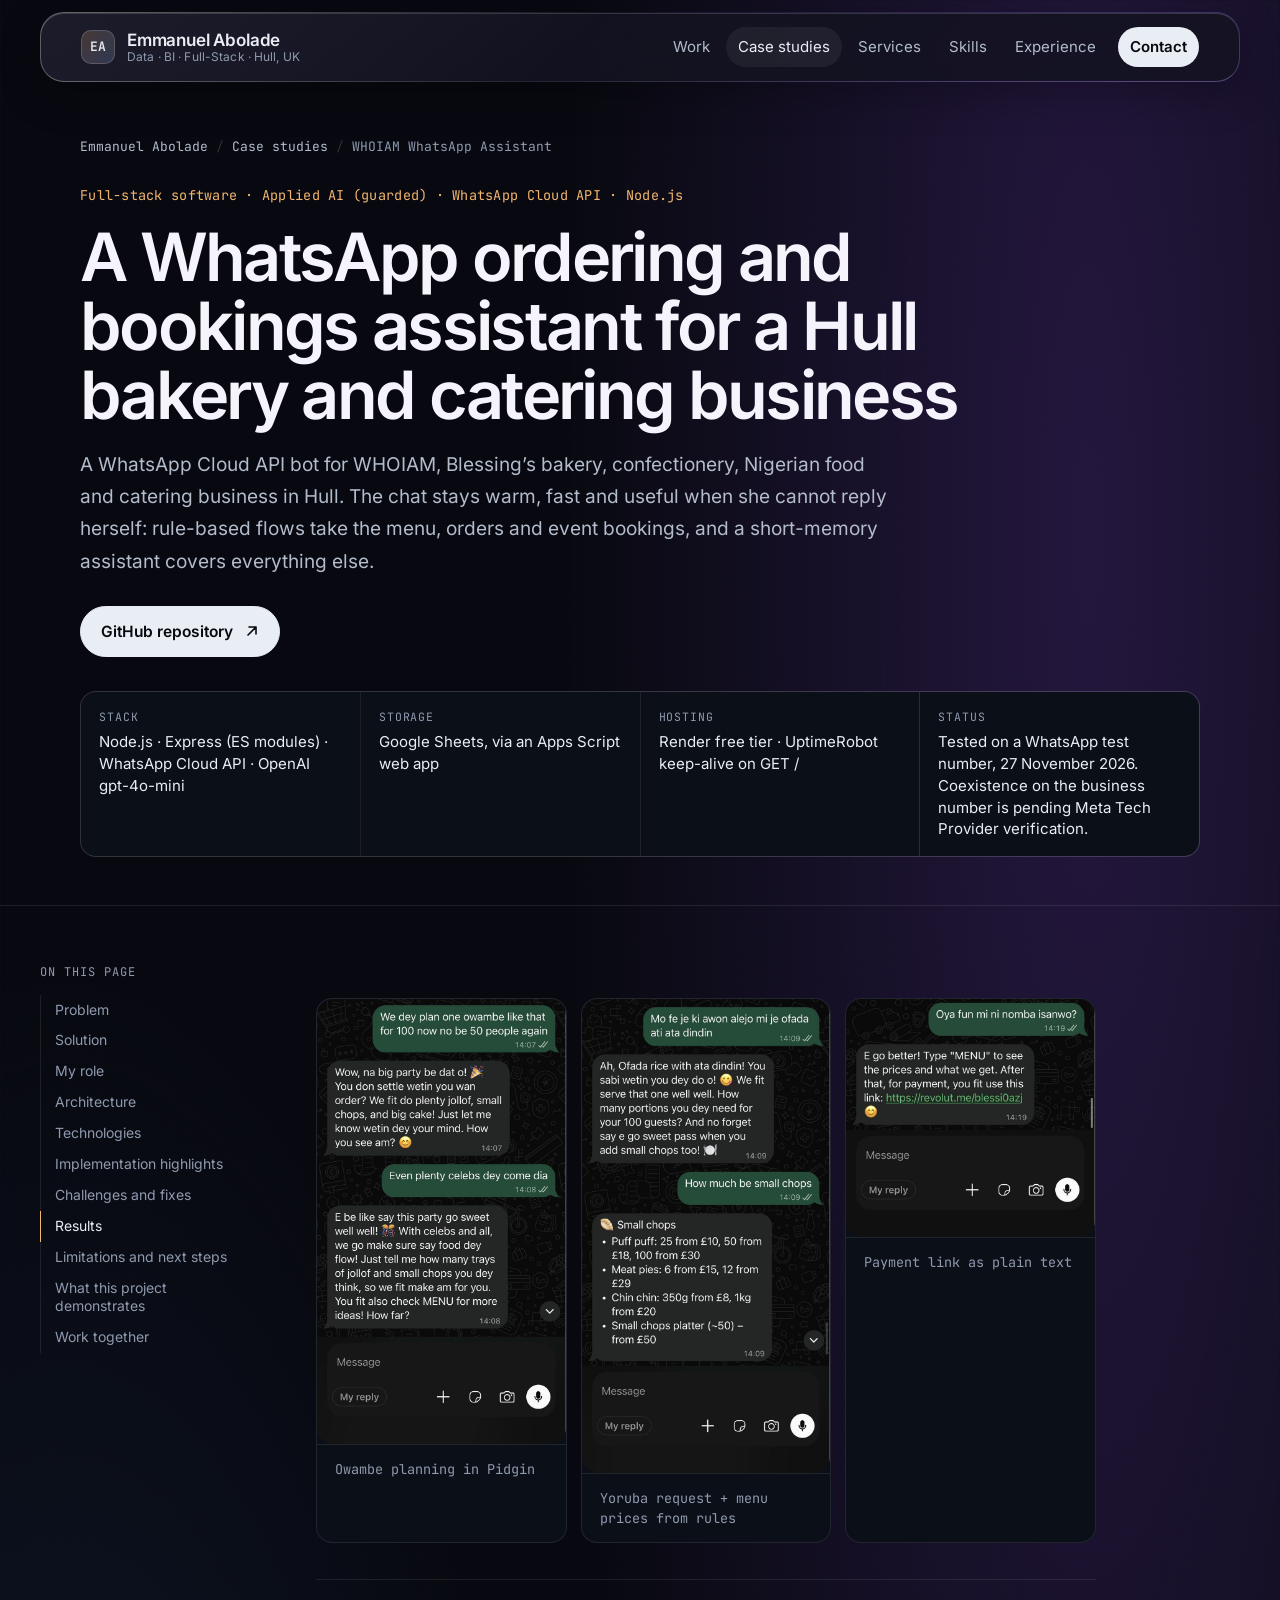
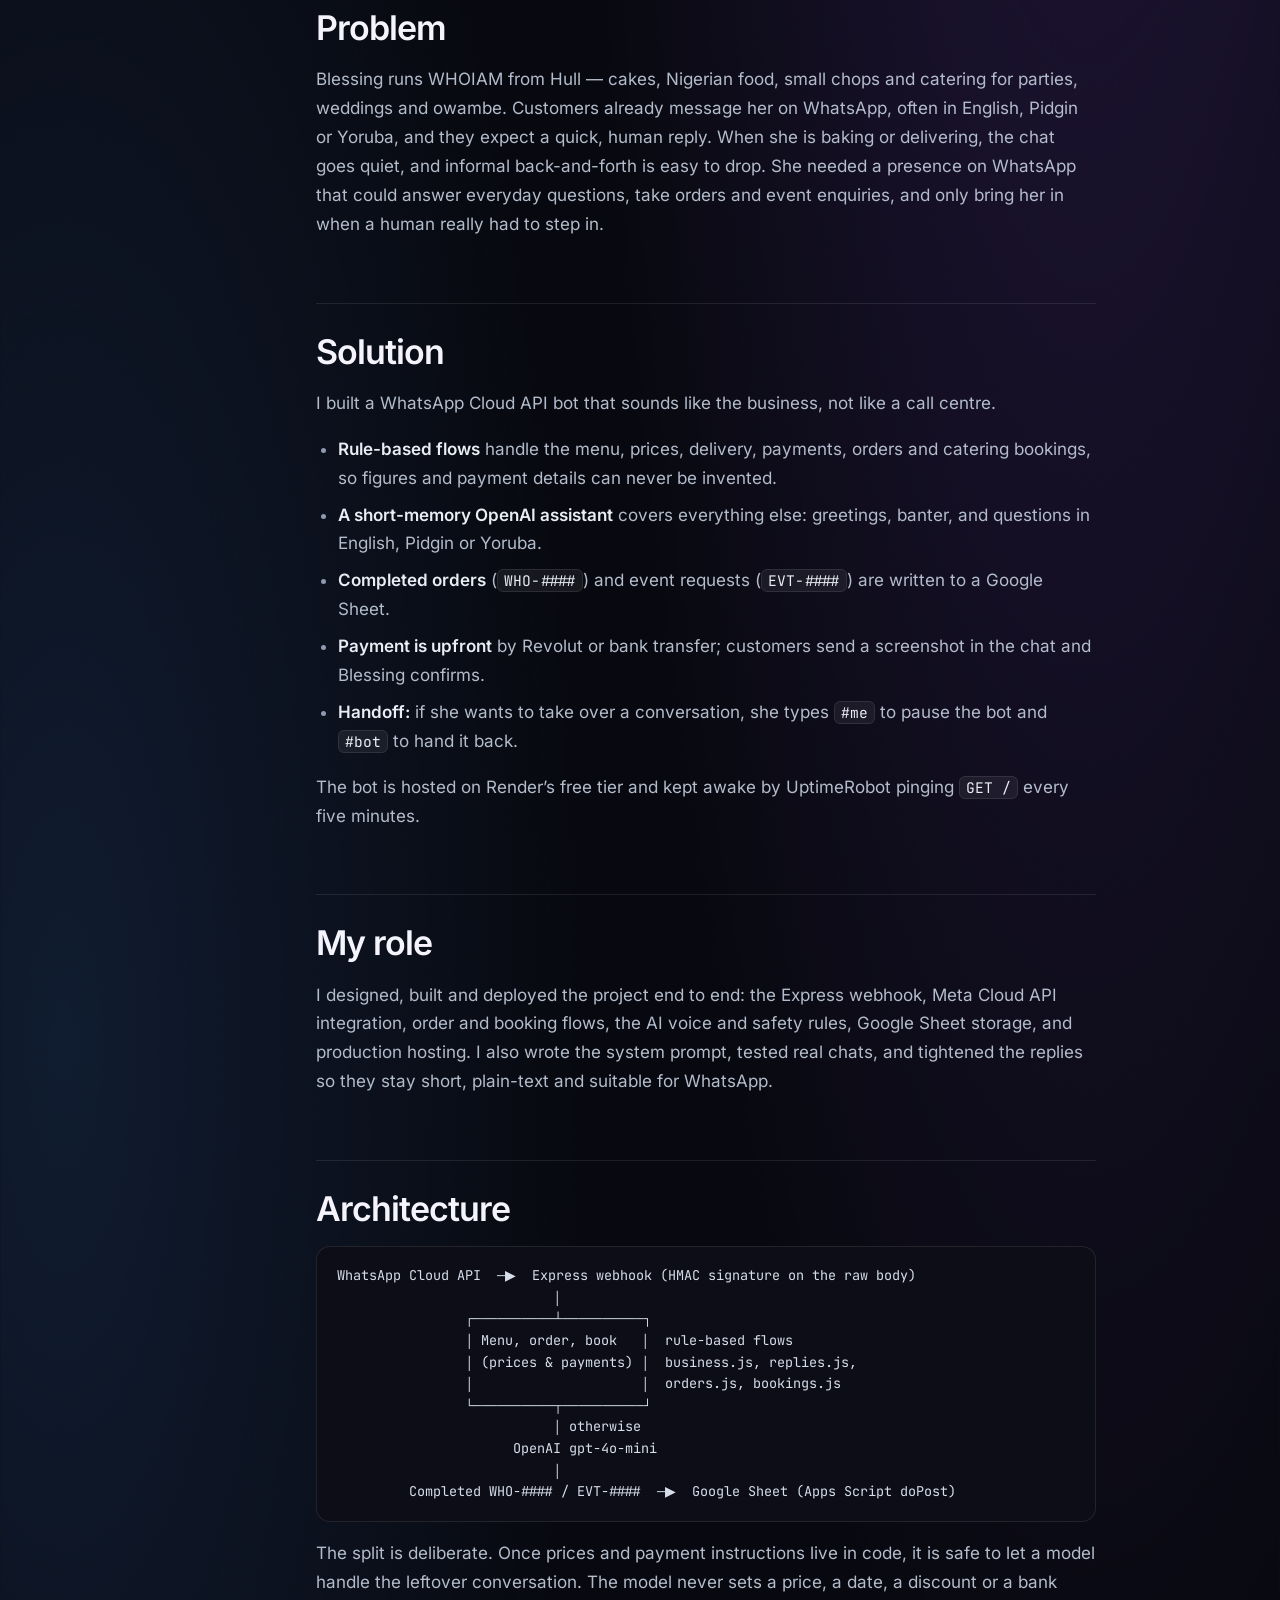
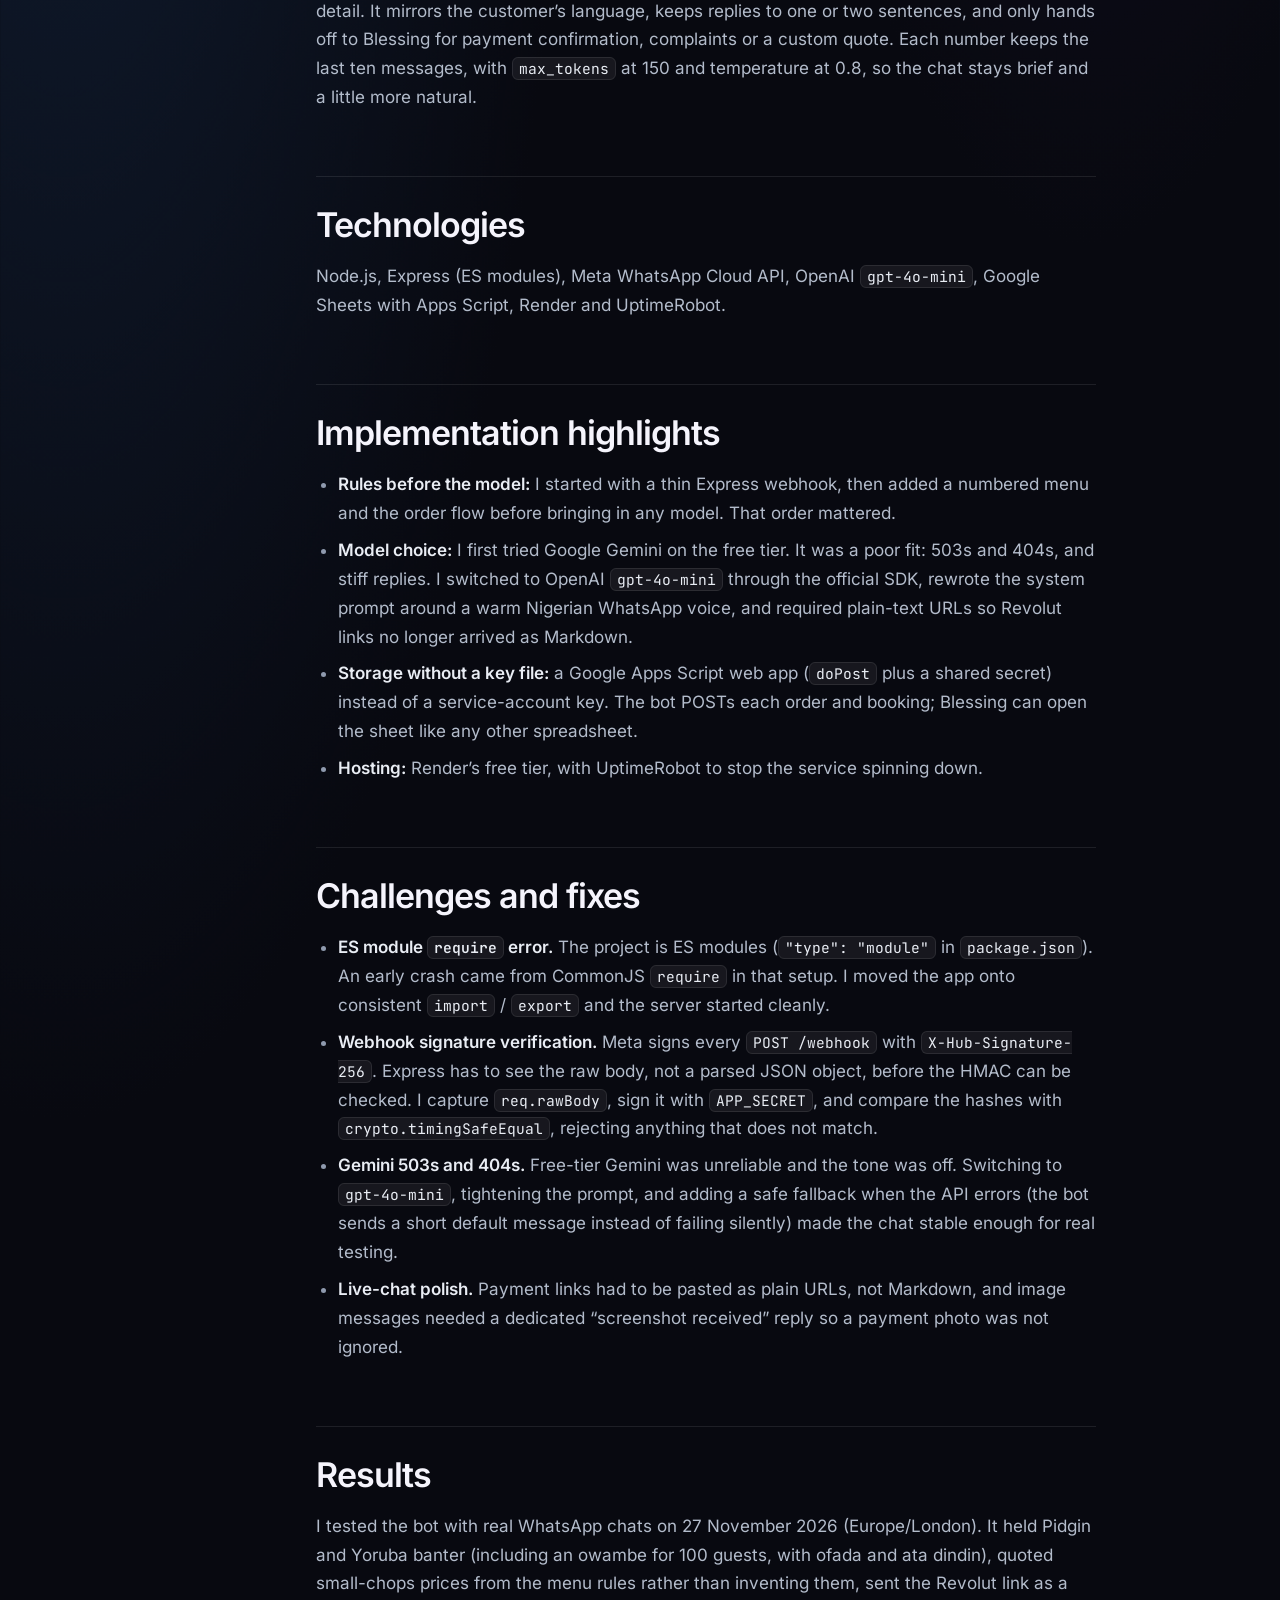
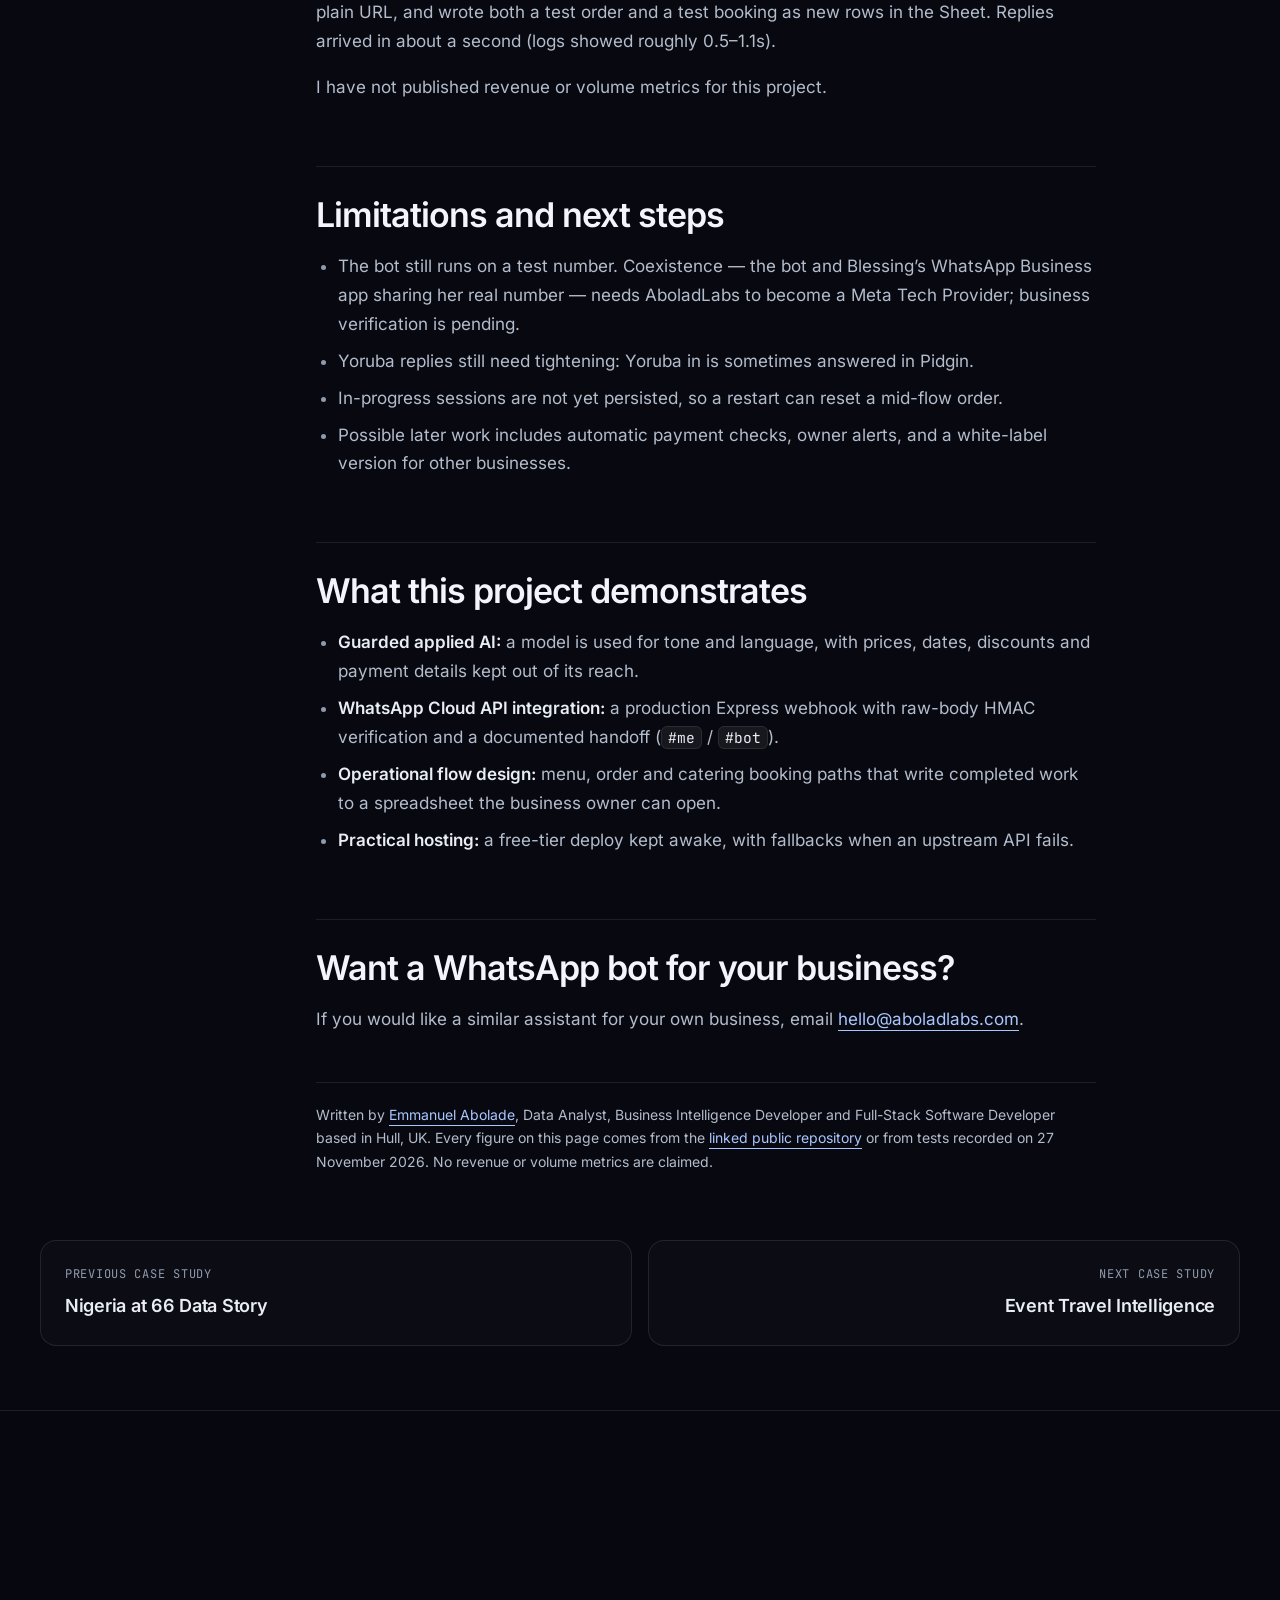
<file: projects/whoiam-whatsapp-bot/index.html>
<!DOCTYPE html>
<html lang="en-GB" class="no-js">
<head>
<meta charset="UTF-8">
<meta name="viewport" content="width=device-width, initial-scale=1">
<title>WHOIAM WhatsApp Assistant — Node.js, WhatsApp Cloud API and OpenAI | Emmanuel Abolade</title>
<meta name="description" content="A WhatsApp ordering and bookings assistant by Emmanuel Abolade for WHOIAM, a bakery, Nigerian food and catering business in Hull. Rule-based flows keep prices and payments exact; a short-memory OpenAI assistant handles the rest of the chat.">
<meta name="robots" content="index, follow">
<meta name="author" content="Emmanuel Abolade">
<link rel="canonical" href="https://aboladlabs.com/projects/whoiam-whatsapp-bot/">
<meta name="theme-color" content="#07090f">
<meta name="color-scheme" content="dark">
<link rel="icon" href="/favicon.svg" type="image/svg+xml">
<meta property="og:type" content="article">
<meta property="og:title" content="WHOIAM WhatsApp Assistant — Node.js, WhatsApp Cloud API and OpenAI | Emmanuel Abolade">
<meta property="og:description" content="A WhatsApp ordering and bookings assistant by Emmanuel Abolade for WHOIAM, a bakery, Nigerian food and catering business in Hull. Rule-based flows keep prices and payments exact; a short-memory OpenAI assistant handles the rest of the chat.">
<meta property="og:url" content="https://aboladlabs.com/projects/whoiam-whatsapp-bot/">
<meta property="og:site_name" content="Emmanuel Abolade">
<meta property="og:locale" content="en_GB">
<meta property="og:image" content="https://aboladlabs.com/assets/screenshots/whoiam-owambe.jpg">
<meta property="og:image:type" content="image/jpeg">
<meta property="og:image:width" content="800">
<meta property="og:image:height" content="1431">
<meta property="og:image:alt" content="WhatsApp test chat in Pidgin planning an owambe for 100 guests, with the assistant offering jollof, small chops and cake">
<meta name="twitter:card" content="summary_large_image">
<meta name="twitter:title" content="WHOIAM WhatsApp Assistant — Node.js, WhatsApp Cloud API and OpenAI | Emmanuel Abolade">
<meta name="twitter:description" content="A WhatsApp ordering and bookings assistant by Emmanuel Abolade for WHOIAM, a bakery, Nigerian food and catering business in Hull. Rule-based flows keep prices and payments exact; a short-memory OpenAI assistant handles the rest of the chat.">
<meta name="twitter:image" content="https://aboladlabs.com/assets/screenshots/whoiam-owambe.jpg">
<meta name="twitter:image:alt" content="WhatsApp test chat in Pidgin planning an owambe for 100 guests, with the assistant offering jollof, small chops and cake">
<script>(function(d){d.className='js'+(matchMedia('(prefers-reduced-motion: reduce)').matches?'':' motion')})(document.documentElement)</script>
<link rel="preload" href="/assets/fonts/inter-var.woff2" as="font" type="font/woff2" crossorigin>
<link rel="preload" href="/assets/fonts/jetbrains-mono-var.woff2" as="font" type="font/woff2" crossorigin>
<link rel="stylesheet" href="/assets/css/site.css">
<script src="/assets/js/site.js" defer></script>
<script type="application/ld+json">
{
  "@context": "https://schema.org",
  "@graph": [
    {
      "@type": "Article",
      "@id": "https://aboladlabs.com/projects/whoiam-whatsapp-bot/#article",
      "headline": "WHOIAM WhatsApp Assistant (Node.js, WhatsApp Cloud API, OpenAI)",
      "description": "A WhatsApp ordering and bookings assistant by Emmanuel Abolade for WHOIAM, a bakery, Nigerian food and catering business in Hull. Rule-based flows keep prices and payments exact; a short-memory OpenAI assistant handles the rest of the chat.",
      "url": "https://aboladlabs.com/projects/whoiam-whatsapp-bot/",
      "mainEntityOfPage": "https://aboladlabs.com/projects/whoiam-whatsapp-bot/",
      "inLanguage": "en-GB",
      "author": {
        "@type": "Person",
        "@id": "https://aboladlabs.com/#person",
        "name": "Emmanuel Abolade",
        "url": "https://aboladlabs.com/"
      },
      "publisher": {
        "@id": "https://aboladlabs.com/#person"
      },
      "datePublished": "2026-11-27T15:33:35+00:00",
      "dateModified": "2026-11-27T15:33:35+00:00",
      "isPartOf": {
        "@id": "https://aboladlabs.com/#website"
      },
      "image": "https://aboladlabs.com/assets/screenshots/whoiam-owambe.jpg",
      "citation": [
        "https://github.com/aboladvisuals/wa-bot"
      ]
    },
    {
      "@type": "BreadcrumbList",
      "@id": "https://aboladlabs.com/projects/whoiam-whatsapp-bot/#breadcrumb",
      "itemListElement": [
        {
          "@type": "ListItem",
          "position": 1,
          "name": "Emmanuel Abolade",
          "item": "https://aboladlabs.com/"
        },
        {
          "@type": "ListItem",
          "position": 2,
          "name": "Case studies",
          "item": "https://aboladlabs.com/projects/"
        },
        {
          "@type": "ListItem",
          "position": 3,
          "name": "WHOIAM WhatsApp Assistant",
          "item": "https://aboladlabs.com/projects/whoiam-whatsapp-bot/"
        }
      ]
    }
  ]
}
</script>
<link rel="stylesheet" href="/assets/css/liquid-v3.css">
</head>
<body>
<a class="skip" href="#main">Skip to content</a>
<header class="site-header solid">
<div class="wrap bar">
<a class="brand" href="/"><span class="brand-mark" aria-hidden="true">EA</span><span>Emmanuel Abolade<small>Data · BI · Full-Stack · Hull, UK</small></span></a>
<button class="menu-btn" type="button" aria-expanded="false" aria-controls="site-nav" aria-label="Open menu"><svg viewBox="0 0 20 20" fill="none" aria-hidden="true"><path d="M3 6h14M3 10h14M3 14h14" stroke="currentColor" stroke-width="1.6" stroke-linecap="round"/></svg></button>
<nav id="site-nav" class="nav" aria-label="Primary">
<a href="/#work">Work</a>
<a href="/projects/" aria-current="page">Case studies</a>
<a href="/services/">Services</a>
<a href="/#skills">Skills</a>
<a href="/#experience">Experience</a>
<a href="/#contact" class="nav-cta">Contact</a>
</nav>
</div>
</header>
<main id="main">
<section class="page-hero">
<div class="grid-bg" aria-hidden="true"></div>
<div class="wrap">
<nav class="crumbs" aria-label="Breadcrumb"><ol>
<li><a href="/">Emmanuel Abolade</a></li>
<li><a href="/projects/">Case studies</a></li>
<li aria-current="page">WHOIAM WhatsApp Assistant</li>
</ol></nav>
<p class="kicker">Full-stack software · Applied AI (guarded) · WhatsApp Cloud API · Node.js</p>
<h1>A WhatsApp ordering and bookings assistant for a Hull bakery and catering business</h1>
<p class="lede">A WhatsApp Cloud API bot for WHOIAM, Blessing’s bakery, confectionery, Nigerian food and catering business in Hull. The chat stays warm, fast and useful when she cannot reply herself: rule-based flows take the menu, orders and event bookings, and a short-memory assistant covers everything else.</p>
<div class="actions"><a class="btn btn-primary" href="https://github.com/aboladvisuals/wa-bot" rel="noopener">GitHub repository <svg viewBox="0 0 16 16" fill="none" aria-hidden="true"><path d="M6 3h7v7M13 3 5 11" stroke="currentColor" stroke-width="1.6" stroke-linecap="round" stroke-linejoin="round"/></svg></a></div>
<div class="facts"><div class="fact"><span class="k">Stack</span><span class="v">Node.js · Express (ES modules) · WhatsApp Cloud API · OpenAI gpt-4o-mini</span></div><div class="fact"><span class="k">Storage</span><span class="v">Google Sheets, via an Apps Script web app</span></div><div class="fact"><span class="k">Hosting</span><span class="v">Render free tier · UptimeRobot keep-alive on GET /</span></div><div class="fact"><span class="k">Status</span><span class="v">Tested on a WhatsApp test number, 27 November 2026. Coexistence on the business number is pending Meta Tech Provider verification.</span></div></div>
</div>
</section>
<div class="wrap case-layout">
<aside class="toc" aria-label="On this page"><p>On this page</p><ol><li><a href="#problem">Problem</a></li><li><a href="#solution">Solution</a></li><li><a href="#role">My role</a></li><li><a href="#architecture">Architecture</a></li><li><a href="#technologies">Technologies</a></li><li><a href="#implementation-highlights">Implementation highlights</a></li><li><a href="#challenges-and-fixes">Challenges and fixes</a></li><li><a href="#results">Results</a></li><li><a href="#limitations-and-next-steps">Limitations and next steps</a></li><li><a href="#what-this-project-demonstrates">What this project demonstrates</a></li><li><a href="#work-together">Work together</a></li></ol></aside>
<article class="prose">
<div class="gallery">
<figure><img alt="WhatsApp test chat in Pidgin planning an owambe for 100 guests, with the assistant offering jollof, small chops and cake" decoding="async" height="1431" loading="lazy" src="/assets/screenshots/whoiam-owambe.jpg" width="800"><figcaption>Owambe planning in Pidgin</figcaption></figure>
<figure><img alt="WhatsApp test chat: a Yoruba request for ofada and ata dindin, then small-chops menu prices quoted from the rules" decoding="async" height="1524" loading="lazy" src="/assets/screenshots/whoiam-ofada-smallchops.jpg" width="800"><figcaption>Yoruba request + menu prices from rules</figcaption></figure>
<figure><img alt="WhatsApp test chat: a Yoruba request for the payment number, and the assistant reply with a Revolut link as a plain URL" decoding="async" height="766" loading="lazy" src="/assets/screenshots/whoiam-revolut.jpg" width="800"><figcaption>Payment link as plain text</figcaption></figure>
</div>

<h2 id="problem">Problem</h2>
<p>Blessing runs WHOIAM from Hull — cakes, Nigerian food, small chops and catering for parties, weddings and owambe. Customers already message her on WhatsApp, often in English, Pidgin or Yoruba, and they expect a quick, human reply. When she is baking or delivering, the chat goes quiet, and informal back-and-forth is easy to drop. She needed a presence on WhatsApp that could answer everyday questions, take orders and event enquiries, and only bring her in when a human really had to step in.</p>
<h2 id="solution">Solution</h2>
<p>I built a WhatsApp Cloud API bot that sounds like the business, not like a call centre.</p>
<ul>
<li><strong>Rule-based flows</strong> handle the menu, prices, delivery, payments, orders and catering bookings, so figures and payment details can never be invented.</li>
<li><strong>A short-memory OpenAI assistant</strong> covers everything else: greetings, banter, and questions in English, Pidgin or Yoruba.</li>
<li><strong>Completed orders</strong> (<code>WHO-####</code>) and event requests (<code>EVT-####</code>) are written to a Google Sheet.</li>
<li><strong>Payment is upfront</strong> by Revolut or bank transfer; customers send a screenshot in the chat and Blessing confirms.</li>
<li><strong>Handoff:</strong> if she wants to take over a conversation, she types <code>#me</code> to pause the bot and <code>#bot</code> to hand it back.</li>
</ul>
<p>The bot is hosted on Render’s free tier and kept awake by UptimeRobot pinging <code>GET /</code> every five minutes.</p>
<h2 id="role">My role</h2>
<p>I designed, built and deployed the project end to end: the Express webhook, Meta Cloud API integration, order and booking flows, the AI voice and safety rules, Google Sheet storage, and production hosting. I also wrote the system prompt, tested real chats, and tightened the replies so they stay short, plain-text and suitable for WhatsApp.</p>
<h2 id="architecture">Architecture</h2>
<pre>WhatsApp Cloud API  ─▶  Express webhook (HMAC signature on the raw body)
                           │
                ┌──────────┴──────────┐
                │ Menu, order, book   │  rule-based flows
                │ (prices &amp; payments) │  business.js, replies.js,
                │                     │  orders.js, bookings.js
                └──────────┬──────────┘
                           │ otherwise
                      OpenAI gpt-4o-mini
                           │
         Completed WHO-#### / EVT-####  ─▶  Google Sheet (Apps Script doPost)
</pre>
<p>The split is deliberate. Once prices and payment instructions live in code, it is safe to let a model handle the leftover conversation. The model never sets a price, a date, a discount or a bank detail. It mirrors the customer’s language, keeps replies to one or two sentences, and only hands off to Blessing for payment confirmation, complaints or a custom quote. Each number keeps the last ten messages, with <code>max_tokens</code> at 150 and temperature at 0.8, so the chat stays brief and a little more natural.</p>
<h2 id="technologies">Technologies</h2>
<p>Node.js, Express (ES modules), Meta WhatsApp Cloud API, OpenAI <code>gpt-4o-mini</code>, Google Sheets with Apps Script, Render and UptimeRobot.</p>
<h2 id="implementation-highlights">Implementation highlights</h2>
<ul>
<li><strong>Rules before the model:</strong> I started with a thin Express webhook, then added a numbered menu and the order flow before bringing in any model. That order mattered.</li>
<li><strong>Model choice:</strong> I first tried Google Gemini on the free tier. It was a poor fit: 503s and 404s, and stiff replies. I switched to OpenAI <code>gpt-4o-mini</code> through the official SDK, rewrote the system prompt around a warm Nigerian WhatsApp voice, and required plain-text URLs so Revolut links no longer arrived as Markdown.</li>
<li><strong>Storage without a key file:</strong> a Google Apps Script web app (<code>doPost</code> plus a shared secret) instead of a service-account key. The bot POSTs each order and booking; Blessing can open the sheet like any other spreadsheet.</li>
<li><strong>Hosting:</strong> Render’s free tier, with UptimeRobot to stop the service spinning down.</li>
</ul>
<h2 id="challenges-and-fixes">Challenges and fixes</h2>
<ul>
<li><strong>ES module <code>require</code> error.</strong> The project is ES modules (<code>"type": "module"</code> in <code>package.json</code>). An early crash came from CommonJS <code>require</code> in that setup. I moved the app onto consistent <code>import</code> / <code>export</code> and the server started cleanly.</li>
<li><strong>Webhook signature verification.</strong> Meta signs every <code>POST /webhook</code> with <code>X-Hub-Signature-256</code>. Express has to see the raw body, not a parsed JSON object, before the HMAC can be checked. I capture <code>req.rawBody</code>, sign it with <code>APP_SECRET</code>, and compare the hashes with <code>crypto.timingSafeEqual</code>, rejecting anything that does not match.</li>
<li><strong>Gemini 503s and 404s.</strong> Free-tier Gemini was unreliable and the tone was off. Switching to <code>gpt-4o-mini</code>, tightening the prompt, and adding a safe fallback when the API errors (the bot sends a short default message instead of failing silently) made the chat stable enough for real testing.</li>
<li><strong>Live-chat polish.</strong> Payment links had to be pasted as plain URLs, not Markdown, and image messages needed a dedicated “screenshot received” reply so a payment photo was not ignored.</li>
</ul>
<h2 id="results">Results</h2>
<p>I tested the bot with real WhatsApp chats on 27 November 2026 (Europe/London). It held Pidgin and Yoruba banter (including an owambe for 100 guests, with ofada and ata dindin), quoted small-chops prices from the menu rules rather than inventing them, sent the Revolut link as a plain URL, and wrote both a test order and a test booking as new rows in the Sheet. Replies arrived in about a second (logs showed roughly 0.5–1.1s).</p>
<p>I have not published revenue or volume metrics for this project.</p>
<h2 id="limitations-and-next-steps">Limitations and next steps</h2>
<ul>
<li>The bot still runs on a test number. Coexistence — the bot and Blessing’s WhatsApp Business app sharing her real number — needs AboladLabs to become a Meta Tech Provider; business verification is pending.</li>
<li>Yoruba replies still need tightening: Yoruba in is sometimes answered in Pidgin.</li>
<li>In-progress sessions are not yet persisted, so a restart can reset a mid-flow order.</li>
<li>Possible later work includes automatic payment checks, owner alerts, and a white-label version for other businesses.</li>
</ul>
<h2 id="what-this-project-demonstrates">What this project demonstrates</h2>
<ul>
<li><strong>Guarded applied AI:</strong> a model is used for tone and language, with prices, dates, discounts and payment details kept out of its reach.</li>
<li><strong>WhatsApp Cloud API integration:</strong> a production Express webhook with raw-body HMAC verification and a documented handoff (<code>#me</code> / <code>#bot</code>).</li>
<li><strong>Operational flow design:</strong> menu, order and catering booking paths that write completed work to a spreadsheet the business owner can open.</li>
<li><strong>Practical hosting:</strong> a free-tier deploy kept awake, with fallbacks when an upstream API fails.</li>
</ul>
<h2 id="work-together">Want a WhatsApp bot for your business?</h2>
<p>If you would like a similar assistant for your own business, email <a href="mailto:hello@aboladlabs.com">hello@aboladlabs.com</a>.</p>
<p class="source-note">Written by <a href="/">Emmanuel Abolade</a>, Data Analyst, Business Intelligence Developer and Full-Stack Software Developer based in Hull, UK. Every figure on this page comes from the <a href="https://github.com/aboladvisuals/wa-bot" rel="noopener">linked public repository</a> or from tests recorded on 27 November 2026. No revenue or volume metrics are claimed.</p>
</article>
</div>
<nav aria-label="More case studies" class="wrap case-next">
<a href="/projects/nigeria-at-66-world-bank-data-story/"><span>Previous case study</span><b>Nigeria at 66 Data Story</b></a>
<a class="next" href="/projects/event-travel-intelligence/"><span>Next case study</span><b>Event Travel Intelligence</b></a>
</nav>
</main>
<footer class="site-footer">
<div class="wrap">
<div class="cols">
<div>
<h2>Emmanuel Abolade</h2>
<p>Data Analyst, Business Intelligence Developer and Full-Stack Software Developer based in Hull, UK. I turn operational data into decisions, and decisions into working software.</p>
<p>Every figure on this site comes from a linked public repository, a published write-up or a live demo.</p>
</div>
<div>
<h2>Explore</h2>
<ul>
<li><a href="/">Home</a></li>
<li><a href="/projects/">All case studies</a></li>
<li><a href="/projects/#skills-evidence">Skills and evidence</a></li>
<li><a href="/#experience">Experience</a></li>
</ul>
</div>
<div>
<h2>Connect</h2>
<ul>
<li><a href="mailto:hello@aboladlabs.com">Email</a></li>
<li><a href="https://linkedin.com/in/emmanuel-aboladesek" rel="noopener">LinkedIn</a></li>
<li><a href="https://github.com/aboladvisuals" rel="noopener">GitHub</a></li>
</ul>
</div>
</div>
<div class="fine">
<span class="legal">AboladLabs is a trading name of Anuoluwapo Emmanuel Abolade · Hull, United Kingdom · <a href="mailto:hello@aboladlabs.com">hello@aboladlabs.com</a></span>
<span>© 2026 Emmanuel Abolade · Hull, United Kingdom</span>
<span>Last updated <time datetime="2026-11-27">27 November 2026</time></span>
</div>
</div>
</footer>
<script src="/assets/js/liquid-v3.js" defer></script>
</body>
</html>
</file>
<file: assets/css/site.css>
/* Emmanuel Abolade — portfolio design system (v2, Nov 2026) */
@font-face{font-family:"Inter";src:url(/assets/fonts/inter-var.woff2) format("woff2");font-weight:400 700;font-style:normal;font-display:swap;unicode-range:U+0000-00FF,U+0131,U+0152-0153,U+02BB-02BC,U+02C6,U+02DA,U+02DC,U+0304,U+0308,U+0329,U+2000-206F,U+20AC,U+2122,U+2191,U+2193,U+2212,U+2215,U+FEFF,U+FFFD,U+20A6,U+2192,U+2190,U+00A3}
@font-face{font-family:"Instrument Serif";src:url(/assets/fonts/instrument-serif-italic.woff2) format("woff2");font-weight:400;font-style:italic;font-display:swap}
@font-face{font-family:"JetBrains Mono";src:url(/assets/fonts/jetbrains-mono-var.woff2) format("woff2");font-weight:400 600;font-style:normal;font-display:swap}
@font-face{font-family:"Inter Fallback";src:local("Arial");size-adjust:107.1%;ascent-override:90.4%;descent-override:22.5%;line-gap-override:0%}

:root{
  --bg:#07090f; --bg-2:#0b0f18; --bg-3:#111726;
  --surface:rgba(255,255,255,.035); --surface-2:rgba(255,255,255,.06);
  --line:rgba(255,255,255,.09); --line-2:rgba(255,255,255,.16);
  --text:#e9edf4; --text-2:#b3bccb; --text-3:#8f9aae;
  --amber:#f2b66d; --azure:#8ab4ff; --teal:#6fd8bf; --rose:#f29b9b;
  --link:#a9c6ff;
  --radius:18px; --radius-sm:12px;
  --wrap:1200px;
  --sans:"Inter","Inter Fallback",system-ui,-apple-system,"Segoe UI",Roboto,Arial,sans-serif;
  --serif:"Instrument Serif",Georgia,"Times New Roman",serif;
  --mono:"JetBrains Mono",ui-monospace,SFMono-Regular,Menlo,Consolas,monospace;
  --ease:cubic-bezier(.2,.7,.2,1);
  color-scheme:dark;
}
*,*::before,*::after{box-sizing:border-box}
html{-webkit-text-size-adjust:100%;scroll-behavior:smooth;scroll-padding-top:84px}
body{margin:0;background:var(--bg);color:var(--text);font-family:var(--sans);font-size:17px;line-height:1.65;-webkit-font-smoothing:antialiased;-moz-osx-font-smoothing:grayscale;text-rendering:optimizeLegibility;overflow-x:hidden}
body::before{content:"";position:fixed;inset:0;pointer-events:none;z-index:-1;background:
  radial-gradient(900px 600px at 85% -10%,rgba(138,180,255,.10),transparent 60%),
  radial-gradient(700px 500px at -10% 30%,rgba(111,216,191,.06),transparent 60%),
  radial-gradient(800px 600px at 60% 110%,rgba(242,182,109,.06),transparent 60%)}
img{max-width:100%;height:auto;display:block}
a{color:var(--link);text-decoration-thickness:1px;text-underline-offset:3px}
a:hover{color:#fff}
:focus-visible{outline:2px solid var(--azure);outline-offset:3px;border-radius:6px}
::selection{background:rgba(138,180,255,.35);color:#fff}
.wrap{width:100%;max-width:var(--wrap);margin:0 auto;padding:0 clamp(20px,4vw,40px)}
.sr-only{position:absolute!important;width:1px;height:1px;padding:0;margin:-1px;overflow:hidden;clip:rect(0,0,0,0);white-space:nowrap;border:0}
.skip{position:absolute;left:12px;top:-60px;z-index:100;background:var(--text);color:var(--bg);padding:10px 14px;border-radius:10px;font-weight:600;text-decoration:none}
.skip:focus{top:12px}
.mono{font-family:var(--mono)}
.serif{font-family:var(--serif);font-style:italic;font-weight:400;letter-spacing:0}

/* ---------- header ---------- */
.site-header{position:fixed;inset:0 0 auto 0;z-index:50;transition:background .3s var(--ease),border-color .3s var(--ease),backdrop-filter .3s}
.site-header .bar{display:flex;align-items:center;justify-content:space-between;height:68px;gap:20px}
.site-header.scrolled,.site-header.solid{background:rgba(7,9,15,.72);-webkit-backdrop-filter:blur(16px) saturate(140%);backdrop-filter:blur(16px) saturate(140%);border-bottom:1px solid var(--line)}
.brand{display:flex;align-items:center;gap:12px;color:var(--text);text-decoration:none;font-weight:600;letter-spacing:-.01em}
.brand-mark{width:34px;height:34px;border-radius:10px;display:grid;place-items:center;background:linear-gradient(135deg,rgba(242,182,109,.2),rgba(138,180,255,.2));border:1px solid var(--line-2);font-family:var(--mono);font-size:13px;font-weight:600}
.brand small{display:block;font-weight:400;color:var(--text-3);font-size:12px;letter-spacing:.01em;line-height:1.2}
.brand span{line-height:1.2}
.nav{display:flex;align-items:center;gap:4px}
.nav a{color:var(--text-2);text-decoration:none;font-size:15px;padding:8px 12px;border-radius:999px;transition:color .2s,background .2s}
.nav a:hover,.nav a[aria-current="page"]{color:var(--text);background:var(--surface-2)}
.nav .nav-cta{color:var(--bg);background:var(--text);font-weight:600;margin-left:6px}
.nav .nav-cta:hover{background:#fff;color:var(--bg)}
.menu-btn{display:none;background:var(--surface-2);border:1px solid var(--line-2);color:var(--text);border-radius:12px;width:44px;height:44px;align-items:center;justify-content:center;cursor:pointer}
.menu-btn svg{width:20px;height:20px}
@media (max-width:880px){
  .menu-btn{display:inline-flex}
  .nav{position:fixed;inset:68px 0 auto 0;flex-direction:column;align-items:stretch;gap:2px;padding:12px clamp(20px,4vw,40px) 22px;background:rgba(7,9,15,.96);-webkit-backdrop-filter:blur(16px);backdrop-filter:blur(16px);border-bottom:1px solid var(--line);transform:translateY(-8px);opacity:0;visibility:hidden;transition:opacity .2s,transform .2s,visibility .2s}
  .nav.open{opacity:1;transform:none;visibility:visible}
  .nav a{padding:12px 14px;font-size:17px;border-radius:12px}
  .nav .nav-cta{margin:8px 0 0;text-align:center}
  html.no-js .nav{position:static;opacity:1;visibility:visible;transform:none;flex-direction:row;flex-wrap:wrap;background:none;padding:0;border:0}
}

/* ---------- buttons, chips ---------- */
.btn{display:inline-flex;align-items:center;gap:10px;min-height:48px;padding:12px 20px;border-radius:999px;font-weight:600;font-size:15.5px;text-decoration:none;border:1px solid var(--line-2);color:var(--text);background:var(--surface);transition:transform .25s var(--ease),background .25s,border-color .25s,color .25s}
.btn:hover{transform:translateY(-2px);border-color:rgba(255,255,255,.3);background:var(--surface-2);color:#fff}
.btn svg{width:16px;height:16px;flex:none;transition:transform .25s var(--ease)}
.btn:hover svg{transform:translateX(3px)}
.btn-primary{background:var(--text);color:var(--bg);border-color:var(--text)}
.btn-primary:hover{background:#fff;color:var(--bg);border-color:#fff}
.chip{display:inline-flex;align-items:center;gap:6px;font-family:var(--mono);font-size:12.5px;color:var(--text-2);padding:5px 10px;border-radius:999px;border:1px solid var(--line);background:rgba(255,255,255,.02);white-space:nowrap}
.chip .dot{width:6px;height:6px;border-radius:50%;background:currentColor}
.c-amber{color:var(--amber)} .c-azure{color:var(--azure)} .c-teal{color:var(--teal)}
.status{font-family:var(--mono);font-size:12px;letter-spacing:.02em;padding:4px 10px;border-radius:999px;border:1px solid;display:inline-flex;align-items:center;gap:6px}
.status::before{content:"";width:6px;height:6px;border-radius:50%;background:currentColor}
.status.live{color:var(--teal);border-color:rgba(111,216,191,.35)}
.status.poc{color:var(--amber);border-color:rgba(242,182,109,.35)}
.status.done{color:var(--azure);border-color:rgba(138,180,255,.35)}
.eyebrow{font-family:var(--mono);font-size:13px;letter-spacing:.08em;text-transform:uppercase;color:var(--text-3);margin:0 0 18px;display:flex;align-items:center;gap:10px}
.eyebrow::before{content:"";width:28px;height:1px;background:var(--line-2)}

/* ---------- hero ---------- */
.hero{position:relative;min-height:100vh;min-height:100svh;display:flex;align-items:center;padding:120px 0 64px;isolation:isolate;overflow:hidden}
.hero-stage{position:absolute;inset:0;z-index:-1}
.hero-stage canvas{position:absolute;inset:0;width:100%;height:100%;opacity:0;transition:opacity 1.4s var(--ease)}
.hero-stage canvas.ready{opacity:1}
.hero-stage .poster{position:absolute;inset:0;width:100%;height:100%;object-fit:cover;object-position:70% 50%;display:none}
.hero.gl-fallback .poster{display:block}
.hero-stage::after{content:"";position:absolute;inset:0;pointer-events:none;background:
  linear-gradient(90deg,var(--bg) 0%,rgba(7,9,15,.92) 34%,rgba(7,9,15,.4) 58%,rgba(7,9,15,0) 78%),
  linear-gradient(0deg,var(--bg) 0%,rgba(7,9,15,0) 26%)}
.hero-inner{position:relative;max-width:720px}
.hero h1{font-size:clamp(46px,7.4vw,104px);line-height:.98;letter-spacing:-.045em;font-weight:600;margin:0 0 22px}
.hero h1 .serif{font-size:1.04em;color:#fff}
.hero .role{font-size:clamp(18px,2vw,22px);line-height:1.45;color:var(--text);margin:0 0 18px;max-width:34ch;font-weight:500;letter-spacing:-.01em}
.hero .lede{color:var(--text-2);font-size:clamp(16px,1.4vw,18px);max-width:58ch;margin:0 0 30px}
.hero-actions{display:flex;flex-wrap:wrap;gap:12px;margin-bottom:40px}
.hero-meta{display:flex;flex-wrap:wrap;gap:10px 22px;color:var(--text-3);font-size:14px;font-family:var(--mono)}
.hero-meta a{color:var(--text-2);text-decoration:none;display:inline-flex;align-items:center;gap:8px;min-height:32px}
.hero-meta a:hover{color:#fff}
.hero-meta svg{width:16px;height:16px}
.stage-ctrl{position:absolute;right:clamp(20px,4vw,40px);bottom:28px;z-index:2;display:flex;align-items:center;gap:10px;font-family:var(--mono);font-size:12px;color:var(--text-3)}
.stage-ctrl button{background:rgba(7,9,15,.55);border:1px solid var(--line-2);color:var(--text-2);border-radius:999px;height:36px;padding:0 14px;cursor:pointer;font:inherit;display:inline-flex;align-items:center;gap:8px;-webkit-backdrop-filter:blur(8px);backdrop-filter:blur(8px)}
.stage-ctrl button:hover{color:#fff;border-color:rgba(255,255,255,.35)}
.stage-legend{display:flex;gap:14px}
.stage-legend span{display:inline-flex;align-items:center;gap:6px}
.stage-legend i{width:8px;height:8px;border-radius:2px;display:inline-block}
.hero.gl-fallback .stage-ctrl button,.hero.gl-still .stage-ctrl button{display:none}
@media (max-width:880px){
  .hero{align-items:flex-end;padding:96px 0 40px;min-height:auto}
  .hero-stage{bottom:auto;height:62vh;min-height:420px}
  .hero-stage::after{background:linear-gradient(0deg,var(--bg) 0%,rgba(7,9,15,.6) 40%,rgba(7,9,15,0) 75%),linear-gradient(180deg,rgba(7,9,15,.6) 0%,rgba(7,9,15,0) 25%)}
  .hero-inner{padding-top:36vh}
  .stage-ctrl{top:76px;bottom:auto}
  .stage-legend{display:none}
}

/* ---------- proof strip ---------- */
.proof{border-top:1px solid var(--line);border-bottom:1px solid var(--line);background:rgba(255,255,255,.015)}
.proof .wrap{display:grid;grid-template-columns:repeat(4,1fr)}
.proof div.cell{padding:26px 22px;border-left:1px solid var(--line)}
.proof div.cell:first-child{border-left:0;padding-left:0}
.proof strong{display:block;font-size:clamp(26px,3vw,36px);font-weight:600;letter-spacing:-.03em;line-height:1.1}
.proof span{color:var(--text-3);font-size:14px}
@media (max-width:760px){.proof .wrap{grid-template-columns:1fr 1fr}.proof div.cell{padding:20px 16px}.proof div.cell:nth-child(3){border-left:0;padding-left:0}.proof div.cell:nth-child(n+3){border-top:1px solid var(--line)}}

/* ---------- sections ---------- */
.section{padding:clamp(80px,11vw,140px) 0;position:relative}
.section + .section{border-top:1px solid var(--line)}
.section,.hub-section,.site-footer{content-visibility:auto;contain-intrinsic-size:auto 900px}
.section-head{display:grid;grid-template-columns:minmax(0,1fr) minmax(0,1fr);gap:24px 48px;align-items:end;margin-bottom:clamp(36px,5vw,64px)}
.section-head h2{font-size:clamp(34px,4.6vw,60px);line-height:1.04;letter-spacing:-.035em;font-weight:600;margin:0}
.section-head p{color:var(--text-2);margin:0;max-width:52ch}
.idx{font-family:var(--mono);font-size:13px;color:var(--text-3);letter-spacing:.06em;display:block;margin-bottom:14px}
@media (max-width:880px){.section-head{grid-template-columns:1fr}}
h2,h3,h4{color:var(--text)}

/* ---------- pillars ---------- */
.pillars{display:grid;grid-template-columns:repeat(3,1fr);gap:18px}
.pillar{position:relative;padding:30px 28px 26px;border-radius:var(--radius);background:linear-gradient(180deg,rgba(255,255,255,.05),rgba(255,255,255,.015));border:1px solid var(--line);overflow:hidden}
.pillar::before{content:"";position:absolute;inset:0 0 auto 0;height:1px;background:linear-gradient(90deg,transparent,var(--accent,var(--azure)),transparent);opacity:.8}
.pillar .ico{width:44px;height:44px;border-radius:12px;display:grid;place-items:center;border:1px solid var(--line-2);color:var(--accent);margin-bottom:22px;background:rgba(255,255,255,.03)}
.pillar .ico svg{width:22px;height:22px}
.pillar h3{font-size:22px;letter-spacing:-.02em;line-height:1.2;margin:0 0 10px;font-weight:600}
.pillar p{color:var(--text-2);font-size:15.5px;margin:0 0 18px}
.pillar ul{list-style:none;margin:0 0 20px;padding:0;display:flex;flex-wrap:wrap;gap:6px}
.pillar .evidence{border-top:1px solid var(--line);padding-top:16px;font-size:14.5px;color:var(--text-3)}
.pillar .evidence a{display:flex;justify-content:space-between;gap:10px;color:var(--text-2);text-decoration:none;padding:7px 0}
.pillar .evidence a:hover{color:#fff}
.pillar .evidence a::after{content:"→";color:var(--text-3);transition:transform .2s}
.pillar .evidence a:hover::after{transform:translateX(3px);color:var(--accent)}
@media (max-width:980px){.pillars{grid-template-columns:1fr}}

/* ---------- work ---------- */
.filters{display:flex;flex-wrap:wrap;gap:8px;margin-bottom:28px}
.filters button{font:inherit;font-size:14px;color:var(--text-2);background:var(--surface);border:1px solid var(--line);border-radius:999px;padding:9px 16px;cursor:pointer;min-height:40px;transition:all .2s}
.filters button:hover{color:#fff;border-color:var(--line-2)}
.filters button[aria-pressed="true"]{background:var(--text);color:var(--bg);border-color:var(--text)}
.work{display:grid;grid-template-columns:repeat(12,1fr);gap:20px}
.card{--mx:50%;--my:0%;position:relative;grid-column:span 6;display:flex;flex-direction:column;border-radius:var(--radius);border:1px solid var(--line);background:linear-gradient(180deg,rgba(255,255,255,.045),rgba(255,255,255,.012));overflow:hidden;transition:transform .45s var(--ease),border-color .3s,box-shadow .45s var(--ease)}
.card::after{content:"";position:absolute;inset:0;pointer-events:none;border-radius:inherit;background:radial-gradient(500px circle at var(--mx) var(--my),rgba(138,180,255,.10),transparent 45%);opacity:0;transition:opacity .3s}
.card:hover{transform:translateY(-4px);border-color:var(--line-2);box-shadow:0 30px 60px -30px rgba(0,0,0,.8)}
.card:hover::after{opacity:1}
.card.wide{grid-column:span 12;display:grid;grid-template-columns:1.25fr 1fr}
.card.third{grid-column:span 4}
.card[hidden]{display:none}
.card .media{position:relative;aspect-ratio:16/10;overflow:hidden;background:var(--bg-3);border-bottom:1px solid var(--line)}
.card.wide .media{aspect-ratio:auto;min-height:100%;border-bottom:0;border-right:1px solid var(--line)}
.card .media img{width:100%;height:100%;object-fit:cover;object-position:top left;transition:transform .8s var(--ease)}
.card:hover .media img{transform:scale(1.035)}
.card .media .tagline{position:absolute;left:14px;top:14px;display:flex;gap:6px;flex-wrap:wrap}
.card .media .tagline .status{background:rgba(7,9,15,.78);-webkit-backdrop-filter:blur(6px);backdrop-filter:blur(6px)}
.card .body{padding:24px 24px 22px;display:flex;flex-direction:column;gap:12px;flex:1}
.card.wide .body{padding:34px}
.card .kind{font-family:var(--mono);font-size:12.5px;color:var(--text-3);letter-spacing:.04em;text-transform:uppercase}
.card h3{font-size:clamp(21px,2vw,26px);line-height:1.18;letter-spacing:-.025em;margin:0;font-weight:600}
.card.wide h3{font-size:clamp(26px,2.8vw,34px)}
.card h3 a{color:inherit;text-decoration:none}
.card h3 a::before{content:"";position:absolute;inset:0;z-index:1}
.card p{color:var(--text-2);font-size:15.5px;margin:0}
.card .stack{display:flex;flex-wrap:wrap;gap:6px;list-style:none;margin:0;padding:0}
.card .metrics{display:grid;grid-template-columns:repeat(3,minmax(0,1fr));gap:1px;background:var(--line);border:1px solid var(--line);border-radius:12px;overflow:hidden;margin:4px 0 0}
.card .metrics div{background:var(--bg-2);padding:12px 12px 10px}
.card .metrics b{display:block;font-size:18px;font-weight:600;letter-spacing:-.02em;line-height:1.2}
.card .metrics span{display:block;color:var(--text-3);font-size:12.5px;line-height:1.35;margin-top:2px}
.card .links{display:flex;flex-wrap:wrap;gap:8px 16px;margin-top:auto;padding-top:8px;position:relative;z-index:2}
.card .links a{font-size:14px;font-weight:500;color:var(--text-2);text-decoration:none;display:inline-flex;align-items:center;gap:6px;min-height:32px}
.card .links a:hover{color:#fff}
.card .links a.primary{color:var(--text)}
.card .links svg{width:14px;height:14px}
@media (max-width:980px){.card,.card.third{grid-column:span 12}.card.wide{grid-template-columns:1fr}.card.wide .media{border-right:0;border-bottom:1px solid var(--line);aspect-ratio:16/10}}
@media (min-width:640px) and (max-width:980px){.card.third{grid-column:span 6}.card{grid-column:span 6}.card.wide{grid-column:span 12}}

/* ---------- pipeline ---------- */
.pipeline{display:grid;grid-template-columns:repeat(5,1fr);gap:0;border:1px solid var(--line);border-radius:var(--radius);overflow:hidden;background:rgba(255,255,255,.015)}
.step{padding:26px 22px;border-left:1px solid var(--line);position:relative}
.step:first-child{border-left:0}
.step .n{font-family:var(--mono);font-size:12px;color:var(--text-3)}
.step h3{font-size:18px;margin:10px 0 8px;letter-spacing:-.015em;font-weight:600}
.step p{margin:0;color:var(--text-2);font-size:14.5px;line-height:1.55}
.step::after{content:"";position:absolute;left:22px;right:22px;top:0;height:2px;background:linear-gradient(90deg,var(--c,var(--azure)),transparent);opacity:.7}
@media (max-width:980px){.pipeline{grid-template-columns:1fr 1fr}.step{border-top:1px solid var(--line)}.step:nth-child(odd){border-left:0}.step:nth-child(-n+2){border-top:0}.step:last-child{grid-column:span 2}}
@media (max-width:560px){.pipeline{grid-template-columns:1fr}.step{border-left:0!important;border-top:1px solid var(--line)!important}.step:first-child{border-top:0!important}.step:last-child{grid-column:auto}}
.practice{display:grid;grid-template-columns:1fr 1fr;gap:18px;margin-top:20px}
.panel{padding:28px;border-radius:var(--radius);border:1px solid var(--line);background:rgba(255,255,255,.025)}
.panel h3{margin:0 0 14px;font-size:19px;font-weight:600;letter-spacing:-.015em}
.panel p,.panel li{color:var(--text-2);font-size:15.5px}
.panel ul{margin:0;padding-left:18px}
.panel li{margin:6px 0}
@media (max-width:880px){.practice{grid-template-columns:1fr}}

/* ---------- experience ---------- */
.timeline{display:grid;gap:0;border-top:1px solid var(--line)}
.job{display:grid;grid-template-columns:240px 1fr;gap:28px;padding:30px 0;border-bottom:1px solid var(--line)}
.job .when{font-family:var(--mono);font-size:13.5px;color:var(--text-3)}
.job h3{margin:0 0 4px;font-size:21px;letter-spacing:-.02em;font-weight:600}
.job .org{color:var(--text-2);margin:0 0 12px}
.job ul{margin:0;padding-left:18px;color:var(--text-2);font-size:15.5px}
.job li{margin:5px 0}
@media (max-width:760px){.job{grid-template-columns:1fr;gap:8px}}

/* ---------- skills ---------- */
.skills{display:grid;grid-template-columns:repeat(3,1fr);gap:18px}
.skill-group{padding:26px;border-radius:var(--radius);border:1px solid var(--line);background:rgba(255,255,255,.02)}
.skill-group h3{margin:0 0 14px;font-size:15px;font-family:var(--mono);font-weight:500;color:var(--text-2);letter-spacing:.04em;text-transform:uppercase;display:flex;align-items:center;gap:8px}
.skill-group h3 i{width:8px;height:8px;border-radius:2px;background:var(--accent)}
.skill-group ul{list-style:none;margin:0;padding:0;display:flex;flex-wrap:wrap;gap:7px}
.skill-group li{font-size:14.5px;padding:6px 11px;border-radius:9px;background:rgba(255,255,255,.04);border:1px solid var(--line);color:var(--text)}
.note-line{margin-top:22px;color:var(--text-3);font-size:14.5px;max-width:90ch}
@media (max-width:980px){.skills{grid-template-columns:1fr 1fr}}
@media (max-width:600px){.skills{grid-template-columns:1fr}}

/* ---------- archive ---------- */
.archive{border-top:1px solid var(--line)}
.arow{display:grid;grid-template-columns:minmax(0,5fr) minmax(0,8fr) minmax(0,2.4fr);gap:24px;align-items:baseline;padding:22px 0;border-bottom:1px solid var(--line)}
.arow h3{margin:0;font-size:18px;font-weight:600;letter-spacing:-.015em}
.arow .meta{display:block;font-family:var(--mono);font-size:12.5px;color:var(--text-3);margin-top:4px}
.arow p{margin:0;color:var(--text-2);font-size:15px}
.arow .alinks{display:flex;flex-wrap:wrap;justify-content:flex-end;gap:6px 14px;font-size:14px}
.arow .alinks a{color:var(--text-2)}
.arow .alinks a:hover{color:#fff}
.arow .private{font-family:var(--mono);font-size:12.5px;color:var(--text-3)}
@media (max-width:820px){.arow{grid-template-columns:1fr;gap:8px}.arow .alinks{justify-content:flex-start}}

/* ---------- building ---------- */
.building{display:grid;grid-template-columns:1.2fr 1fr;gap:18px}
.building .panel strong{color:var(--text)}
@media (max-width:880px){.building{grid-template-columns:1fr}}

/* ---------- contact ---------- */
.contact-panel{position:relative;border-radius:28px;border:1px solid var(--line-2);padding:clamp(36px,6vw,72px);overflow:hidden;background:
  radial-gradient(600px 300px at 0% 0%,rgba(242,182,109,.12),transparent 60%),
  radial-gradient(600px 300px at 100% 100%,rgba(138,180,255,.14),transparent 60%),
  linear-gradient(180deg,rgba(255,255,255,.05),rgba(255,255,255,.015))}
.contact-panel h2{font-size:clamp(36px,5.4vw,72px);line-height:1.02;letter-spacing:-.04em;margin:0 0 18px;font-weight:600;max-width:16ch}
.contact-panel p{color:var(--text-2);max-width:56ch;margin:0 0 30px}
.contact-links{display:grid;grid-template-columns:repeat(3,1fr);gap:12px}
.contact-links a{display:flex;flex-direction:column;gap:4px;padding:18px 20px;border-radius:14px;border:1px solid var(--line);background:rgba(7,9,15,.4);text-decoration:none;color:var(--text);transition:border-color .2s,transform .25s var(--ease)}
.contact-links a:hover{border-color:var(--line-2);transform:translateY(-2px)}
.contact-links span{font-family:var(--mono);font-size:12px;color:var(--text-3);text-transform:uppercase;letter-spacing:.06em}
.contact-links b{font-weight:500;font-size:15.5px;word-break:break-word}
@media (max-width:820px){.contact-links{grid-template-columns:1fr}}

/* ---------- footer ---------- */
.site-footer{border-top:1px solid var(--line);padding:56px 0 40px;margin-top:40px;color:var(--text-3);font-size:14.5px}
.site-footer .cols{display:grid;grid-template-columns:1.5fr 1fr 1fr;gap:32px}
.site-footer h2{font-size:13px;font-family:var(--mono);font-weight:500;color:var(--text-2);text-transform:uppercase;letter-spacing:.08em;margin:0 0 14px}
.site-footer ul{list-style:none;margin:0;padding:0}
.site-footer li{margin:0}
.site-footer li a{display:inline-block;padding:5px 0}
.site-footer a{color:var(--text-2);text-decoration:none}
.site-footer a:hover{color:#fff}
.site-footer .fine{margin-top:40px;padding-top:22px;border-top:1px solid var(--line);display:flex;justify-content:space-between;gap:16px;flex-wrap:wrap}
.site-footer .fine .legal{flex-basis:100%}
.site-footer p{margin:0 0 10px;max-width:52ch}
@media (max-width:760px){.site-footer .cols{grid-template-columns:1fr 1fr}.site-footer .cols>div:first-child{grid-column:span 2}}

/* ---------- reveal ---------- */
html.js.motion [data-reveal]{opacity:0;transform:translateY(18px);transition:opacity .9s var(--ease),transform .9s var(--ease)}
html.js.motion [data-reveal].in{opacity:1;transform:none}

/* ---------- case study ---------- */
.page-hero{padding:136px 0 48px;position:relative;border-bottom:1px solid var(--line);overflow:hidden}
.page-hero::before{content:"";position:absolute;inset:0;z-index:-1;background:
  radial-gradient(700px 360px at 90% 0%,rgba(138,180,255,.12),transparent 60%),
  radial-gradient(500px 300px at 10% 100%,rgba(242,182,109,.07),transparent 60%);}
.page-hero .grid-bg{position:absolute;inset:0;z-index:-1;opacity:.35;background-image:linear-gradient(var(--line) 1px,transparent 1px),linear-gradient(90deg,var(--line) 1px,transparent 1px);background-size:56px 56px;-webkit-mask-image:radial-gradient(ellipse at 70% 0%,#000 0%,transparent 70%);mask-image:radial-gradient(ellipse at 70% 0%,#000 0%,transparent 70%)}
.crumbs{font-family:var(--mono);font-size:13px;color:var(--text-3);margin:0 0 26px}
.crumbs ol{list-style:none;margin:0;padding:0;display:flex;flex-wrap:wrap;gap:8px}
.crumbs li+li::before{content:"/";margin-right:8px;color:var(--line-2)}
.crumbs a{color:var(--text-2);text-decoration:none}
.crumbs a:hover{color:#fff}
.page-hero h1{font-size:clamp(34px,5.2vw,68px);line-height:1.04;letter-spacing:-.04em;font-weight:600;margin:0 0 18px;max-width:22ch}
.kicker{font-family:var(--mono);font-size:13.5px;color:var(--amber);margin:0 0 16px;letter-spacing:.02em}
.page-hero .lede{color:var(--text-2);font-size:clamp(17px,1.5vw,19px);max-width:68ch;margin:0 0 28px}
.page-hero .actions{display:flex;flex-wrap:wrap;gap:12px;margin-bottom:34px}
.facts{display:grid;grid-template-columns:repeat(auto-fit,minmax(200px,1fr));gap:1px;background:var(--line);border:1px solid var(--line);border-radius:16px;overflow:hidden}
.fact{background:var(--bg-2);padding:16px 18px;display:flex;flex-direction:column;gap:4px}
.fact .k{font-family:var(--mono);font-size:11.5px;color:var(--text-3);text-transform:uppercase;letter-spacing:.08em}
.fact .v{font-size:15px;color:var(--text);line-height:1.45}
.case-layout{display:grid;grid-template-columns:220px minmax(0,1fr);gap:56px;padding:56px 0 40px}
.toc{position:sticky;top:96px;align-self:start;font-size:14px}
.toc p{font-family:var(--mono);font-size:12px;color:var(--text-3);text-transform:uppercase;letter-spacing:.08em;margin:0 0 12px}
.toc ol{list-style:none;margin:0;padding:0;border-left:1px solid var(--line)}
.toc a{display:block;padding:6px 0 6px 14px;margin-left:-1px;border-left:1px solid transparent;color:var(--text-3);text-decoration:none;line-height:1.35}
.toc a:hover{color:var(--text)}
.toc a.active{color:var(--text);border-left-color:var(--amber)}
@media (max-width:980px){.case-layout{grid-template-columns:1fr;gap:0}.toc{display:none}}
.prose{max-width:780px;min-width:0}
.prose>*:first-child{margin-top:0}
.prose h2{font-size:clamp(26px,2.8vw,34px);letter-spacing:-.03em;line-height:1.15;font-weight:600;margin:64px 0 18px;padding-top:28px;border-top:1px solid var(--line)}
.prose h2:first-of-type{margin-top:36px}
.prose h3{font-size:20px;letter-spacing:-.015em;margin:36px 0 10px;font-weight:600}
.prose p,.prose li{color:var(--text-2)}
.prose strong{color:var(--text);font-weight:600}
.prose ul,.prose ol{padding-left:22px}
.prose li{margin:8px 0}
.prose li::marker{color:var(--text-3)}
.prose code{font-family:var(--mono);font-size:.86em;background:rgba(255,255,255,.06);border:1px solid var(--line);padding:1px 6px;border-radius:6px;color:var(--text)}
.prose pre{font-family:var(--mono);font-size:13.5px;line-height:1.6;background:#05070c;border:1px solid var(--line);border-radius:14px;padding:18px 20px;overflow-x:auto;color:#d6deeb}
.prose pre code{background:none;border:0;padding:0}
.prose figure{margin:36px 0;border-radius:16px;overflow:hidden;border:1px solid var(--line);background:var(--bg-2)}
.prose figure img{width:100%;height:auto}
.prose figcaption{padding:14px 18px;font-size:13.5px;color:var(--text-3);border-top:1px solid var(--line);font-family:var(--mono);line-height:1.5}
.prose .gallery{display:grid;grid-template-columns:repeat(3,minmax(0,1fr));gap:14px;margin:36px 0}
.prose .gallery figure{margin:0}
@media (max-width:640px){.prose .gallery{grid-template-columns:1fr}}
.table-wrap{overflow-x:auto;margin:20px 0;border:1px solid var(--line);border-radius:14px}
.prose table{width:100%;border-collapse:collapse;font-size:15px;min-width:420px}
.prose caption{caption-side:top;text-align:left;padding:14px 16px;font-family:var(--mono);font-size:12px;color:var(--text-3);text-transform:uppercase;letter-spacing:.06em;border-bottom:1px solid var(--line)}
.prose th,.prose td{padding:12px 16px;text-align:left;vertical-align:top;border-bottom:1px solid var(--line)}
.prose tr:last-child td{border-bottom:0}
.prose th{font-weight:600;color:var(--text);background:rgba(255,255,255,.03);font-size:14px}
.prose td{color:var(--text-2)}
.prose .note{border:1px solid rgba(242,182,109,.3);background:rgba(242,182,109,.06);border-radius:14px;padding:16px 20px;color:var(--text-2);font-size:15.5px;max-width:none}
.prose blockquote{margin:24px 0;padding:6px 0 6px 20px;border-left:2px solid var(--amber);color:var(--text)}
.prose .links,.prose .cards{display:none}
.case-next{display:grid;grid-template-columns:1fr 1fr;gap:16px;padding:12px 0 24px}
.case-next a{display:block;padding:24px;border:1px solid var(--line);border-radius:16px;text-decoration:none;color:var(--text);background:rgba(255,255,255,.02);transition:border-color .2s,transform .25s var(--ease)}
.case-next a:hover{border-color:var(--line-2);transform:translateY(-2px)}
.case-next span{display:block;font-family:var(--mono);font-size:12px;color:var(--text-3);text-transform:uppercase;letter-spacing:.06em;margin-bottom:6px}
.case-next b{font-weight:600;font-size:18px;letter-spacing:-.015em}
.case-next .next{text-align:right}
@media (max-width:700px){.case-next{grid-template-columns:1fr}.case-next .next{text-align:left}}
.source-note{color:var(--text-3);font-size:14px;border-top:1px solid var(--line);padding-top:20px;margin-top:48px}

/* hub */
.hub-grid{display:grid;grid-template-columns:repeat(12,1fr);gap:20px;padding:56px 0 24px}
.hub-section{padding:24px 0 64px}
.hub-section h2{font-size:clamp(28px,3.4vw,42px);letter-spacing:-.035em;margin:0 0 14px;font-weight:600}
.hub-section>p{color:var(--text-2);max-width:70ch}

@media (prefers-reduced-motion:reduce){
  html{scroll-behavior:auto}
  *,*::before,*::after{transition-duration:.01ms!important;animation-duration:.01ms!important}
  .card:hover,.btn:hover{transform:none}
}
@media print{.site-header,.hero-stage,.stage-ctrl{display:none}body{background:#fff;color:#000}}
</file>
<file: assets/css/liquid-v3.css>
/* ABOLADLABS — LIQUID GLASS V3 */

:root {
  color-scheme: dark;
  --lg-bg: #080910;
  --lg-surface: #11121e;
  --lg-text: #f5f4fc;
  --lg-muted: #b1b3c7;
  --lg-accent: #b7a4ff;
  --lg-border: rgba(190,180,255,.17);
  --lg-glass: rgba(255,255,255,.045);
  --lg-radius: 24px;
  --lg-shadow: 0 24px 70px rgba(0,0,0,.35);
}

html {
  scroll-behavior: smooth;
  background: var(--lg-bg);
}

body {
  color: var(--lg-text);
  background:
    radial-gradient(ellipse at 85% 8%, #24173e 0%, transparent 34%),
    radial-gradient(ellipse at 5% 40%, #101c30 0%, transparent 30%),
    var(--lg-bg) !important;
  font-family: Inter, system-ui, sans-serif;
  overflow-x: clip;
}

::selection {
  background: #b7a4ff;
  color: #080910;
}

header {
  background: rgba(10,10,20,.78) !important;
  backdrop-filter: blur(24px) saturate(150%);
  border-bottom: 1px solid var(--lg-border);
}

h1, h2, h3 {
  color: var(--lg-text);
  letter-spacing: -.045em;
}

h1 {
  font-size: clamp(2.8rem, 6vw, 6rem);
  line-height: 1.02;
  font-weight: 700;
}

h2 {
  font-size: clamp(1.8rem, 3vw, 3rem);
  line-height: 1.12;
}

#hero-title {
  background: linear-gradient(
    125deg, #ffffff 12%, #c9c4e8 55%, #a98df8 100%
  );
  -webkit-background-clip: text;
  background-clip: text;
  color: transparent;
}

p, li {
  line-height: 1.7;
}

a {
  text-underline-offset: 5px;
}

a:focus-visible, button:focus-visible {
  outline: 3px solid var(--lg-accent);
  outline-offset: 5px;
}

a.primary, .btn.primary {
  background: linear-gradient(135deg,#e6dcff,#a58af2) !important;
  color: #100d1d !important;
  border: 1px solid rgba(255,255,255,.4);
  border-radius: 100px;
  box-shadow: 0 8px 30px rgba(155,116,255,.19);
}

.card, .project-card, .price-card {
  background:
    linear-gradient(145deg,rgba(255,255,255,.075),transparent 65%),
    rgba(18,18,30,.75) !important;
  border: 1px solid var(--lg-border) !important;
  border-radius: var(--lg-radius);
  box-shadow: var(--lg-shadow);
  transition: transform .3s ease, border-color .3s ease;
}

@media (hover:hover) {
  .card:hover, .project-card:hover, .price-card:hover {
    transform: translateY(-4px);
    border-color: rgba(190,170,255,.45) !important;
  }
}

.media {
  border-radius: 16px;
  overflow: hidden;
}

.media img {
  transition: transform .6s cubic-bezier(.2,.8,.2,1);
}

@media (hover:hover) {
  .media:hover img {
    transform: scale(1.025);
  }
}

.chip {
  background: rgba(160,140,255,.075) !important;
  border: 1px solid var(--lg-border);
  border-radius: 100px;
  color: var(--lg-muted);
}

footer {
  border-top: 1px solid var(--lg-border);
}

/* Interactive project showcase */

.lg-showcase {
  position: relative;
  isolation: isolate;
  width: min(100%, 1160px);
  margin: 40px auto 56px;
  padding: clamp(20px,4vw,48px);
  border: 1px solid var(--lg-border);
  border-radius: 32px;
  background:
    radial-gradient(ellipse at 80% 30%,rgba(123,83,225,.19),transparent 60%),
    linear-gradient(145deg,rgba(255,255,255,.06),rgba(255,255,255,.01));
  box-shadow: var(--lg-shadow);
}

.lg-eyebrow {
  color: var(--lg-accent);
  font-size: 11px;
  font-weight: 700;
  letter-spacing: .2em;
  text-transform: uppercase;
}

.lg-slide {
  display: grid;
  grid-template-columns: .85fr 1.15fr;
  align-items: center;
  gap: clamp(20px,4vw,56px);
  min-height: 340px;
  padding: 22px 0;
}

.lg-slide[hidden] {
  display: none !important;
}

.lg-slide h3 {
  font-size: clamp(1.8rem,3.5vw,3.4rem);
  line-height: 1.08;
  margin: 16px 0;
}

.lg-slide p {
  color: var(--lg-muted);
  max-width: 44ch;
}

.lg-art {
  position: relative;
  padding: 14px;
  border: 1px solid rgba(220,210,255,.22);
  border-radius: 26px;
  background: rgba(255,255,255,.065);
  box-shadow:
    0 25px 60px rgba(0,0,0,.4),
    inset 0 1px 0 rgba(255,255,255,.2);
}

.lg-art::before {
  content: "";
  position: absolute;
  inset: 12px -10px -12px 10px;
  border: 1px solid rgba(180,160,255,.15);
  border-radius: 26px;
  z-index: -1;
}

.lg-art img {
  display: block;
  width: 100%;
  height: clamp(230px,30vw,370px);
  object-fit: contain;
  border-radius: 16px;
  background: #090a12;
}

.lg-controls {
  display: flex;
  align-items: center;
  justify-content: space-between;
  gap: 12px;
  padding-top: 20px;
  border-top: 1px solid var(--lg-border);
}

.lg-controls button {
  background: rgba(255,255,255,.06);
  border: 1px solid var(--lg-border);
  border-radius: 50%;
  color: white;
  width: 44px;
  height: 44px;
  font-size: 21px;
  cursor: pointer;
}

.lg-controls button:hover {
  background: rgba(180,150,255,.2);
}

.lg-count {
  color: var(--lg-muted);
  font-variant-numeric: tabular-nums;
  font-size: 13px;
  letter-spacing: .12em;
}

.lg-enter {
  animation: lg-enter .5s cubic-bezier(.2,.8,.2,1) both;
}

@keyframes lg-enter {
  from { opacity: 0; transform: translateX(18px) scale(.98); }
  to { opacity: 1; transform: translateX(0) scale(1); }
}

@media (max-width: 700px) {
  .lg-showcase {
    margin: 24px auto 36px;
    padding: 20px;
    border-radius: 24px;
  }

  .lg-slide {
    grid-template-columns: 1fr;
    min-height: auto;
    gap: 20px;
  }

  .lg-art img {
    height: 260px;
  }

  .lg-art {
    padding: 8px;
  }
}

@media (prefers-reduced-motion: reduce) {
  html { scroll-behavior: auto; }
  *, *::before, *::after {
    animation-duration: .01ms !important;
    transition-duration: .01ms !important;
  }
}

/* V3 — SIGNATURE HERO */

body:has(#hero-title) {
  background:
    radial-gradient(ellipse at 75% 12%,rgba(98,51,170,.24),transparent 32%),
    radial-gradient(ellipse at 95% 25%,rgba(46,64,130,.17),transparent 28%),
    #080910 !important;
}

body > header {
  position: sticky;
  top: 12px;
  z-index: 100;
  width: min(1200px,calc(100% - 32px));
  margin: 12px auto 0;
  border: 1px solid rgba(220,210,255,.18);
  border-radius: 24px;
  background: rgba(18,18,30,.65) !important;
  backdrop-filter: blur(28px) saturate(170%);
  box-shadow:
    inset 0 1px 0 rgba(255,255,255,.15),
    0 12px 40px rgba(0,0,0,.25);
}

.lg-hero-shell {
  position: relative;
  display: grid;
  grid-template-columns: minmax(0,1fr) minmax(0,1fr);
  align-items: center;
  gap: clamp(24px,4vw,64px);
  width: min(1280px,calc(100% - 48px));
  margin: 0 auto;
  padding: clamp(40px,6vw,90px) 0;
  isolation: isolate;
}

.lg-hero-shell > section:not(.lg-showcase) {
  width: 100%;
  max-width: none;
  margin: 0;
  padding: 0;
  min-width: 0;
}

.lg-hero-shell #hero-title {
  font-size: clamp(3rem,5.2vw,5.5rem);
  letter-spacing: -.075em;
  line-height: .98;
  font-weight: 750;
  margin-bottom: 24px;
}

.lg-hero-shell #hero-title .serif {
  color: #c4b0ff;
  font-style: italic;
}

.lg-hero-shell .lg-showcase {
  width: 100%;
  min-width: 0;
  margin: 0;
  padding: 24px;
  border-radius: 32px;
  background:
    radial-gradient(circle at 80% 10%,rgba(178,128,255,.18),transparent 55%),
    linear-gradient(145deg,rgba(255,255,255,.08),rgba(255,255,255,.015));
  box-shadow:
    inset 0 1px 0 rgba(255,255,255,.25),
    inset 0 -1px 0 rgba(140,100,255,.15),
    0 35px 80px rgba(0,0,0,.45);
}

.lg-hero-shell .lg-slide {
  grid-template-columns: minmax(0,1fr);
  gap: 20px;
  min-height: 0;
}

.lg-hero-shell .lg-slide > div:first-child {
  order: 2;
}

.lg-hero-shell .lg-slide h3 {
  font-size: clamp(1.4rem,2.4vw,2.1rem);
  margin: 0 0 8px;
}

.lg-hero-shell .lg-slide p {
  font-size: .9rem;
  line-height: 1.55;
  display: -webkit-box;
  -webkit-line-clamp: 3;
  line-clamp: 3;
  -webkit-box-orient: vertical;
  overflow: hidden;
}

.lg-hero-shell .lg-art {
  order: 1;
  isolation: isolate;
  margin: 10px 12px 18px;
  transform: rotate(-2deg);
  background: linear-gradient(135deg,#49405d,#14131f 60%);
  box-shadow:
    inset 0 1px 1px rgba(255,255,255,.4),
    0 25px 60px rgba(0,0,0,.5);
}

.lg-hero-shell .lg-art::before {
  inset: 0;
  transform: translate(15px,14px) rotate(5deg);
  background: rgba(116,87,190,.12);
  border-color: rgba(210,180,255,.3);
}

.lg-hero-shell .lg-art::after {
  content: "";
  position: absolute;
  inset: 0;
  border-radius: inherit;
  pointer-events: none;
  background: linear-gradient(
    125deg,
    rgba(255,255,255,.17),
    transparent 28%,
    transparent 75%,
    rgba(180,140,255,.08)
  );
}

.lg-hero-shell .lg-art img {
  height: clamp(220px,24vw,330px);
}

.lg-hero-shell .lg-controls {
  padding-top: 14px;
}

.lg-hero-shell::before {
  content: "";
  position: absolute;
  width: 65%;
  aspect-ratio: 1;
  right: -8%;
  top: 0;
  z-index: -1;
  pointer-events: none;
  background: radial-gradient(
    ellipse,
    rgba(132,70,255,.13),
    transparent 65%
  );
}

@media (max-width: 900px) {
  .lg-hero-shell {
    grid-template-columns: minmax(0,1fr);
    width: calc(100% - 32px);
    padding: 40px 0;
  }

  .lg-hero-shell #hero-title {
    font-size: clamp(2.8rem,9vw,4.8rem);
  }

  .lg-hero-shell .lg-art img {
    height: clamp(220px,50vw,340px);
  }
}

@media (max-width: 480px) {
  body > header {
    width: calc(100% - 20px);
    border-radius: 18px;
  }

  .lg-hero-shell .lg-showcase {
    padding: 16px;
    border-radius: 24px;
  }
}



/* V3 — OPTICAL MATERIALS */

.lg-showcase {
  --light-x: 50%;
  --light-y: 20%;
  overflow: hidden;
}

.lg-showcase::after {
  content: "";
  position: absolute;
  inset: 0;
  pointer-events: none;
  border-radius: inherit;
  background: radial-gradient(
    circle at var(--light-x) var(--light-y),
    rgba(195,165,255,.13),
    transparent 45%
  );
}

.lg-showcase > * {
  position: relative;
  z-index: 1;
}

.lg-controls button {
  background: linear-gradient(
    145deg,
    rgba(255,255,255,.16),
    rgba(255,255,255,.025)
  );
  box-shadow:
    inset 0 1px 0 rgba(255,255,255,.25),
    0 5px 15px rgba(0,0,0,.2);
}

.lg-controls button:active {
  transform: scale(.94);
}

.lg-art {
  transition: transform .5s cubic-bezier(.2,.8,.2,1);
}

@media (hover:hover) and (prefers-reduced-motion:no-preference) {
  .lg-hero-shell .lg-art:hover {
    transform: rotate(0deg) translateY(-5px);
  }
}

.lg-progress {
  flex: 1;
  max-width: 110px;
  height: 3px;
  background: rgba(255,255,255,.1);
  border-radius: 20px;
  overflow: hidden;
}

.lg-progress-fill {
  height: 100%;
  border-radius: inherit;
  background: linear-gradient(90deg,#7964e9,#dccaff);
  transition: width .35s ease;
}


/* V3 — EDITORIAL LAYOUT AND FINISHING */

main {
  min-width: 0;
}

main section {
  scroll-margin-top: 110px;
}

main section:not(.lg-showcase) > h2 {
  position: relative;
  padding-top: 18px;
  margin-bottom: 24px;
}

main section:not(.lg-showcase) > h2::before {
  content: "";
  position: absolute;
  top: 0;
  left: 0;
  width: 42px;
  height: 3px;
  border-radius: 10px;
  background: linear-gradient(90deg,#c6b1ff,transparent);
}

.evidence {
  display: flex;
  flex-wrap: wrap;
  gap: 8px;
}

.evidence a {
  padding: 8px 14px;
  border: 1px solid rgba(190,180,255,.18);
  border-radius: 100px;
  background: rgba(255,255,255,.035);
  font-size: .8rem;
  text-decoration: none;
}

.evidence a:hover {
  background: rgba(180,150,255,.12);
}

.price-card {
  position: relative;
  overflow: hidden;
  padding: clamp(20px,3vw,32px);
}

.price-card::before {
  content: "";
  position: absolute;
  top: 0;
  left: 15%;
  width: 70%;
  height: 1px;
  background: linear-gradient(
    90deg,transparent,#bda6ff,transparent
  );
}

.price-card h3 {
  font-size: clamp(1.2rem,2vw,1.65rem);
}

.price-card li {
  color: var(--lg-muted);
}

.fact {
  border-color: var(--lg-border);
}

figure img {
  max-width: 100%;
  height: auto;
  border-radius: 16px;
}

figcaption {
  color: var(--lg-muted);
  font-size: .85rem;
  padding-top: 10px;
}

pre {
  background: #0c0d16 !important;
  border: 1px solid var(--lg-border);
  border-radius: 16px;
  padding: 20px;
  overflow-x: auto;
}

table {
  border-color: var(--lg-border);
}

th {
  background: rgba(160,140,255,.08);
}

td, th {
  border-color: var(--lg-border);
}

footer {
  background: rgba(8,9,16,.65);
}

@media (max-width: 600px) {
  main {
    min-width: 0;
  }

  .price-card {
    padding: 20px;
  }

  .evidence {
    gap: 6px;
  }

  .evidence a {
    font-size: .75rem;
  }

  pre {
    font-size: .75rem;
    padding: 14px;
  }
}


/* V3 — SIGNATURE OPTICAL FINISH */

body > header,
.lg-showcase {
  border: 1px solid transparent;
  background:
    linear-gradient(135deg,rgba(24,23,39,.94),rgba(12,13,22,.85)) padding-box,
    linear-gradient(145deg,rgba(255,255,255,.38),rgba(161,131,255,.06) 45%,rgba(176,151,255,.28)) border-box !important;
}

.lg-hero-shell .lg-showcase {
  box-shadow:
    inset 0 2px 1px rgba(255,255,255,.14),
    inset 0 -8px 30px rgba(122,77,255,.07),
    0 30px 80px rgba(0,0,0,.42),
    0 0 70px rgba(110,70,220,.08);
}

.lg-hero-shell .lg-art {
  border-radius: 28px;
  padding: 10px;
  border: 1px solid rgba(255,255,255,.28);
}

.lg-hero-shell .lg-art img {
  border-radius: 19px;
}

.lg-controls button {
  position: relative;
  transition: transform .2s ease, background .2s ease;
}

.lg-controls button::before {
  content: "";
  position: absolute;
  inset: 2px;
  border-radius: inherit;
  border-top: 1px solid rgba(255,255,255,.3);
  pointer-events: none;
}

a.primary, .btn.primary {
  transition: box-shadow .25s ease, transform .25s ease;
}

@media (hover:hover) {
  a.primary:hover, .btn.primary:hover {
    transform: translateY(-2px);
    box-shadow: 0 10px 36px rgba(170,130,255,.3);
  }
}

.lg-hero-shell #hero-title {
  text-wrap: balance;
}

.lg-hero-shell .lg-slide h3 {
  text-wrap: balance;
}

.card, .project-card, .price-card {
  box-shadow: 0 12px 32px rgba(0,0,0,.18);
}

@media (prefers-reduced-transparency: reduce) {
  body > header,
  .lg-showcase,
  .card,
  .project-card,
  .price-card {
    background: #171824 !important;
    backdrop-filter: none !important;
  }
}

@media (prefers-reduced-motion: reduce) {
  .lg-art,
  .lg-controls button,
  a.primary {
    transition: none !important;
  }
}
</file>
